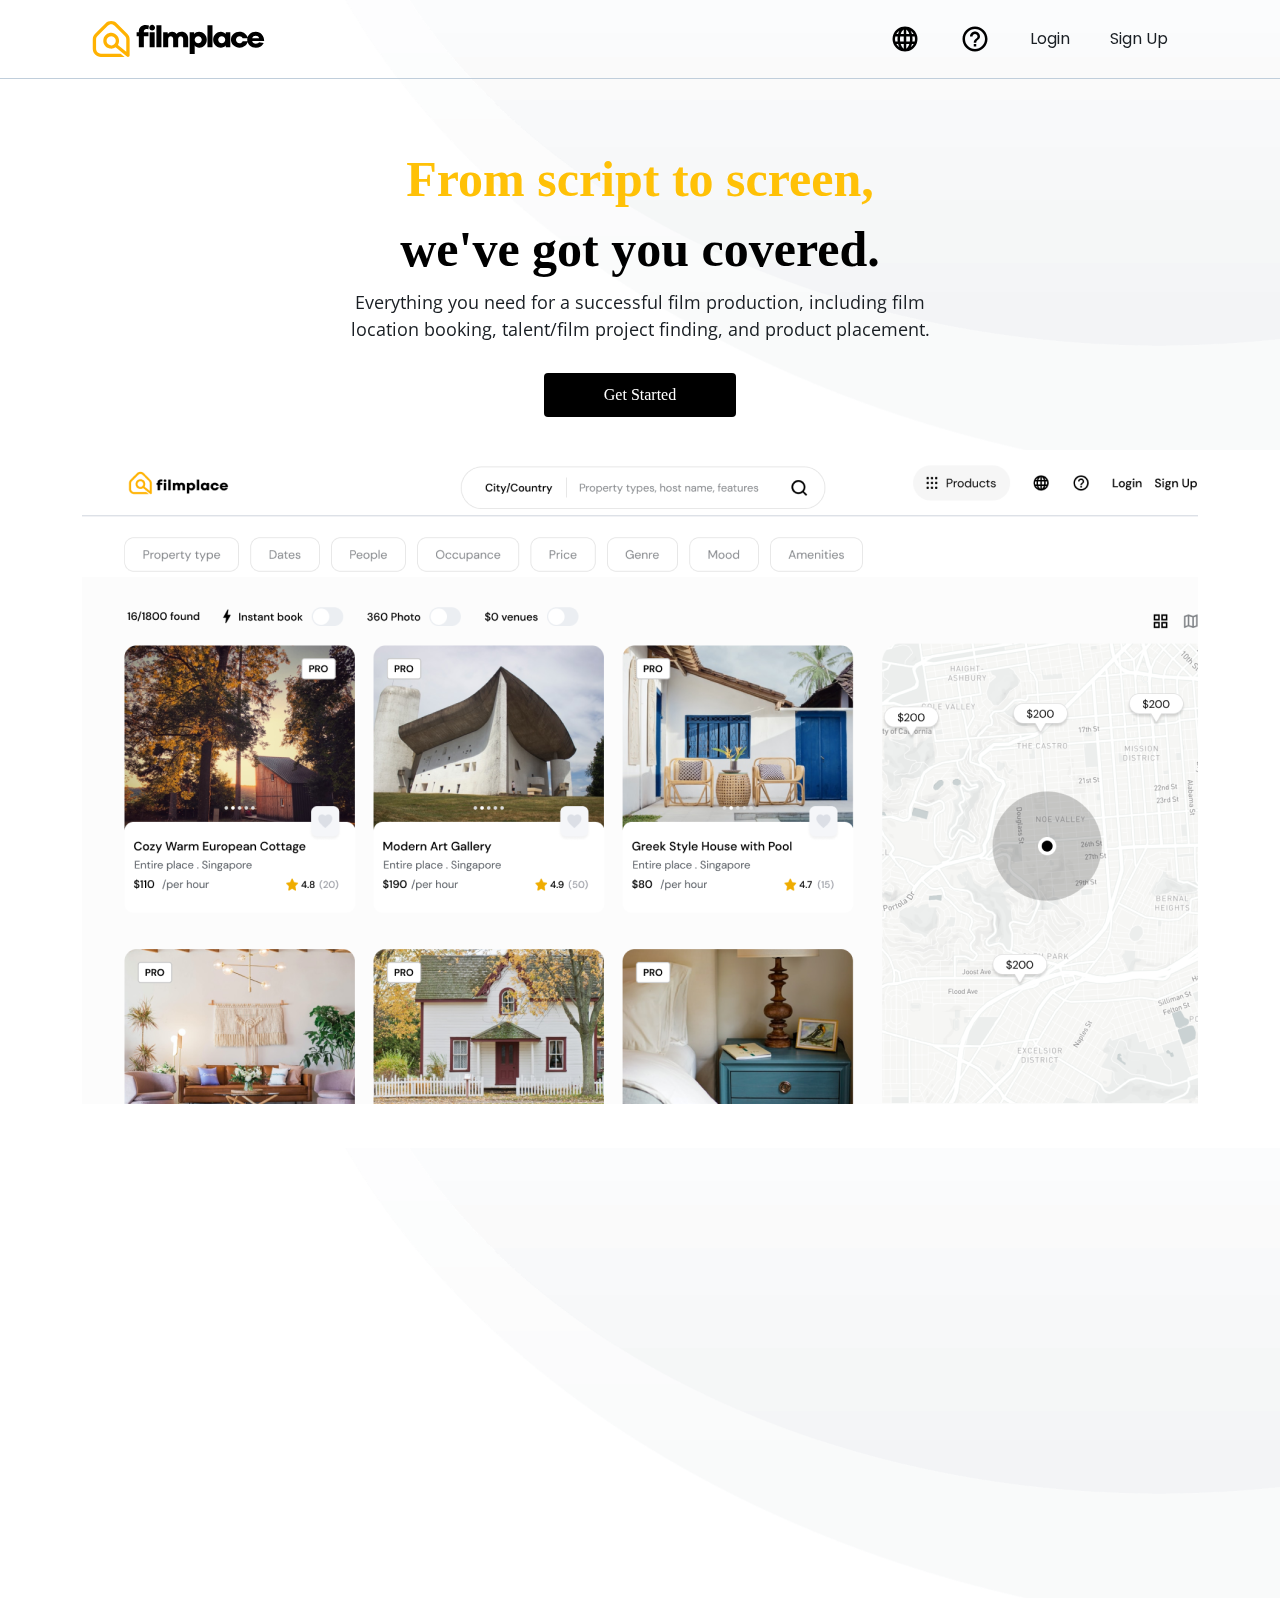
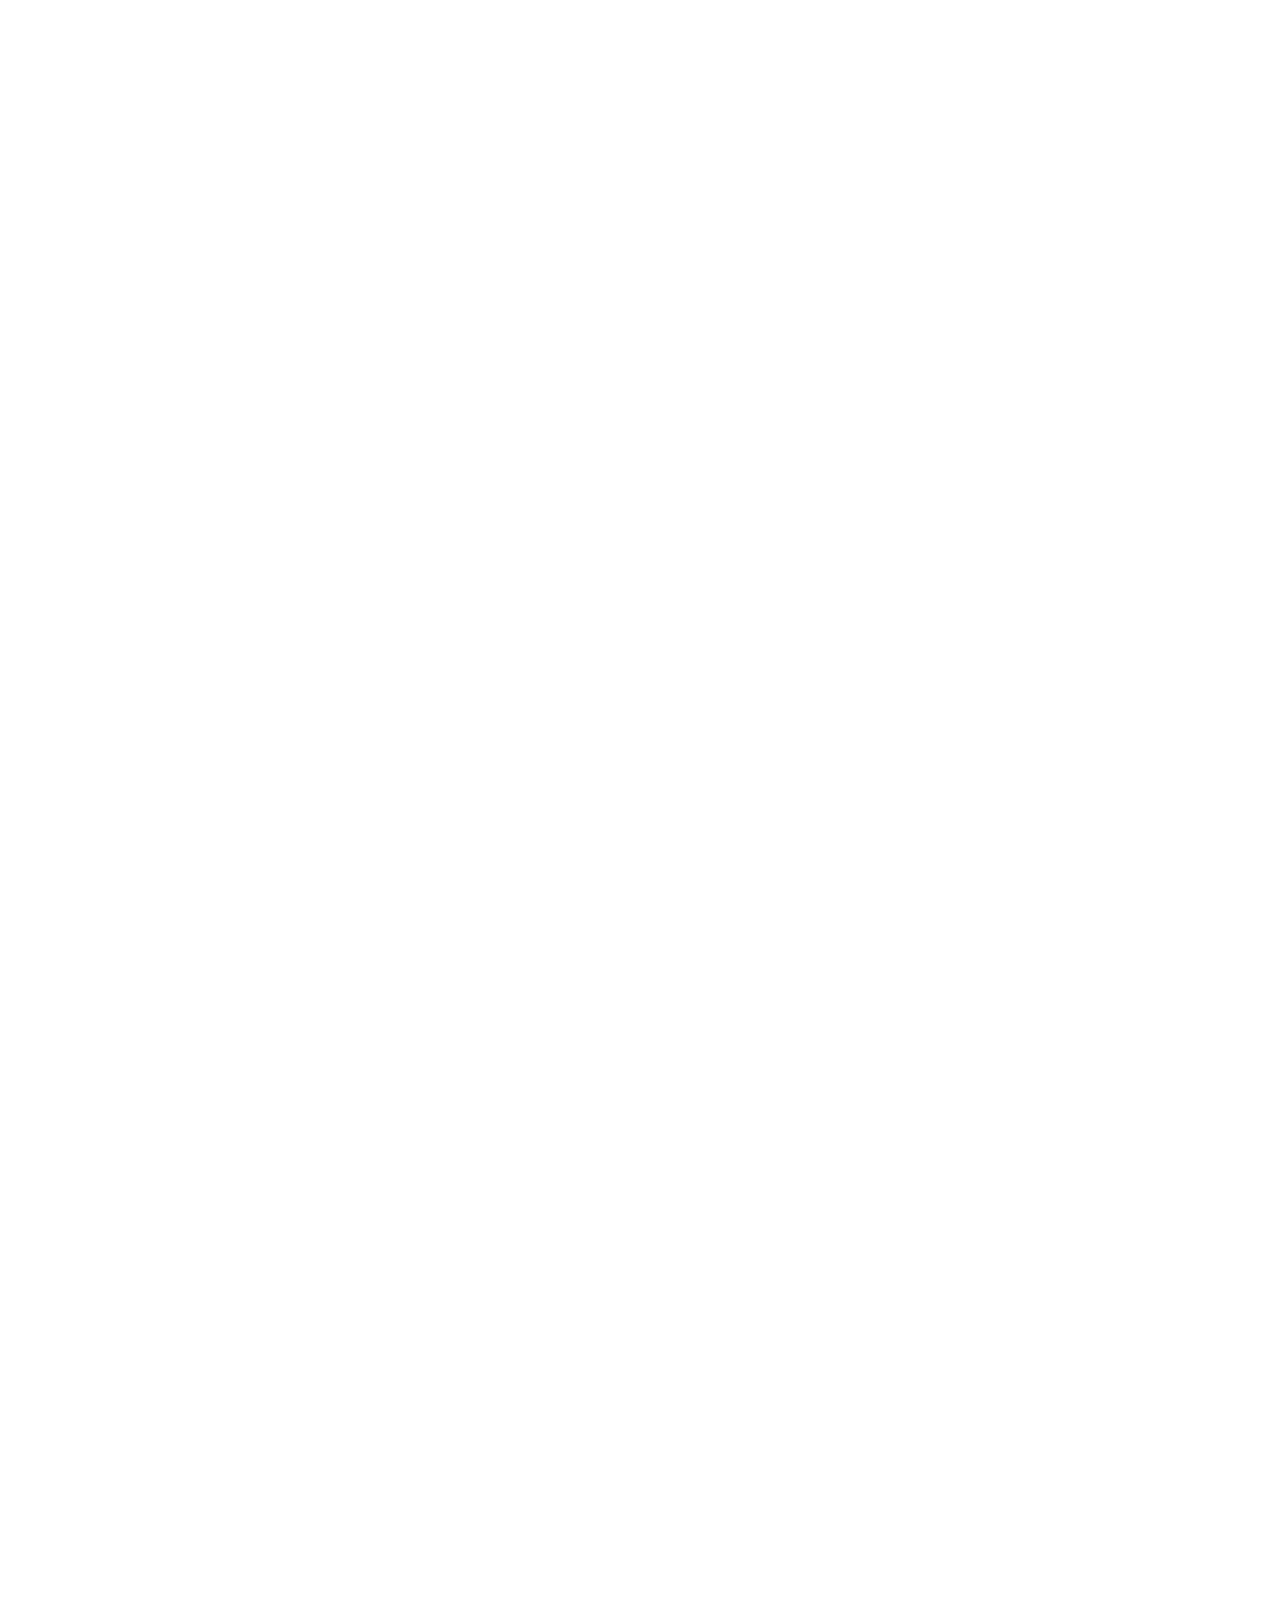
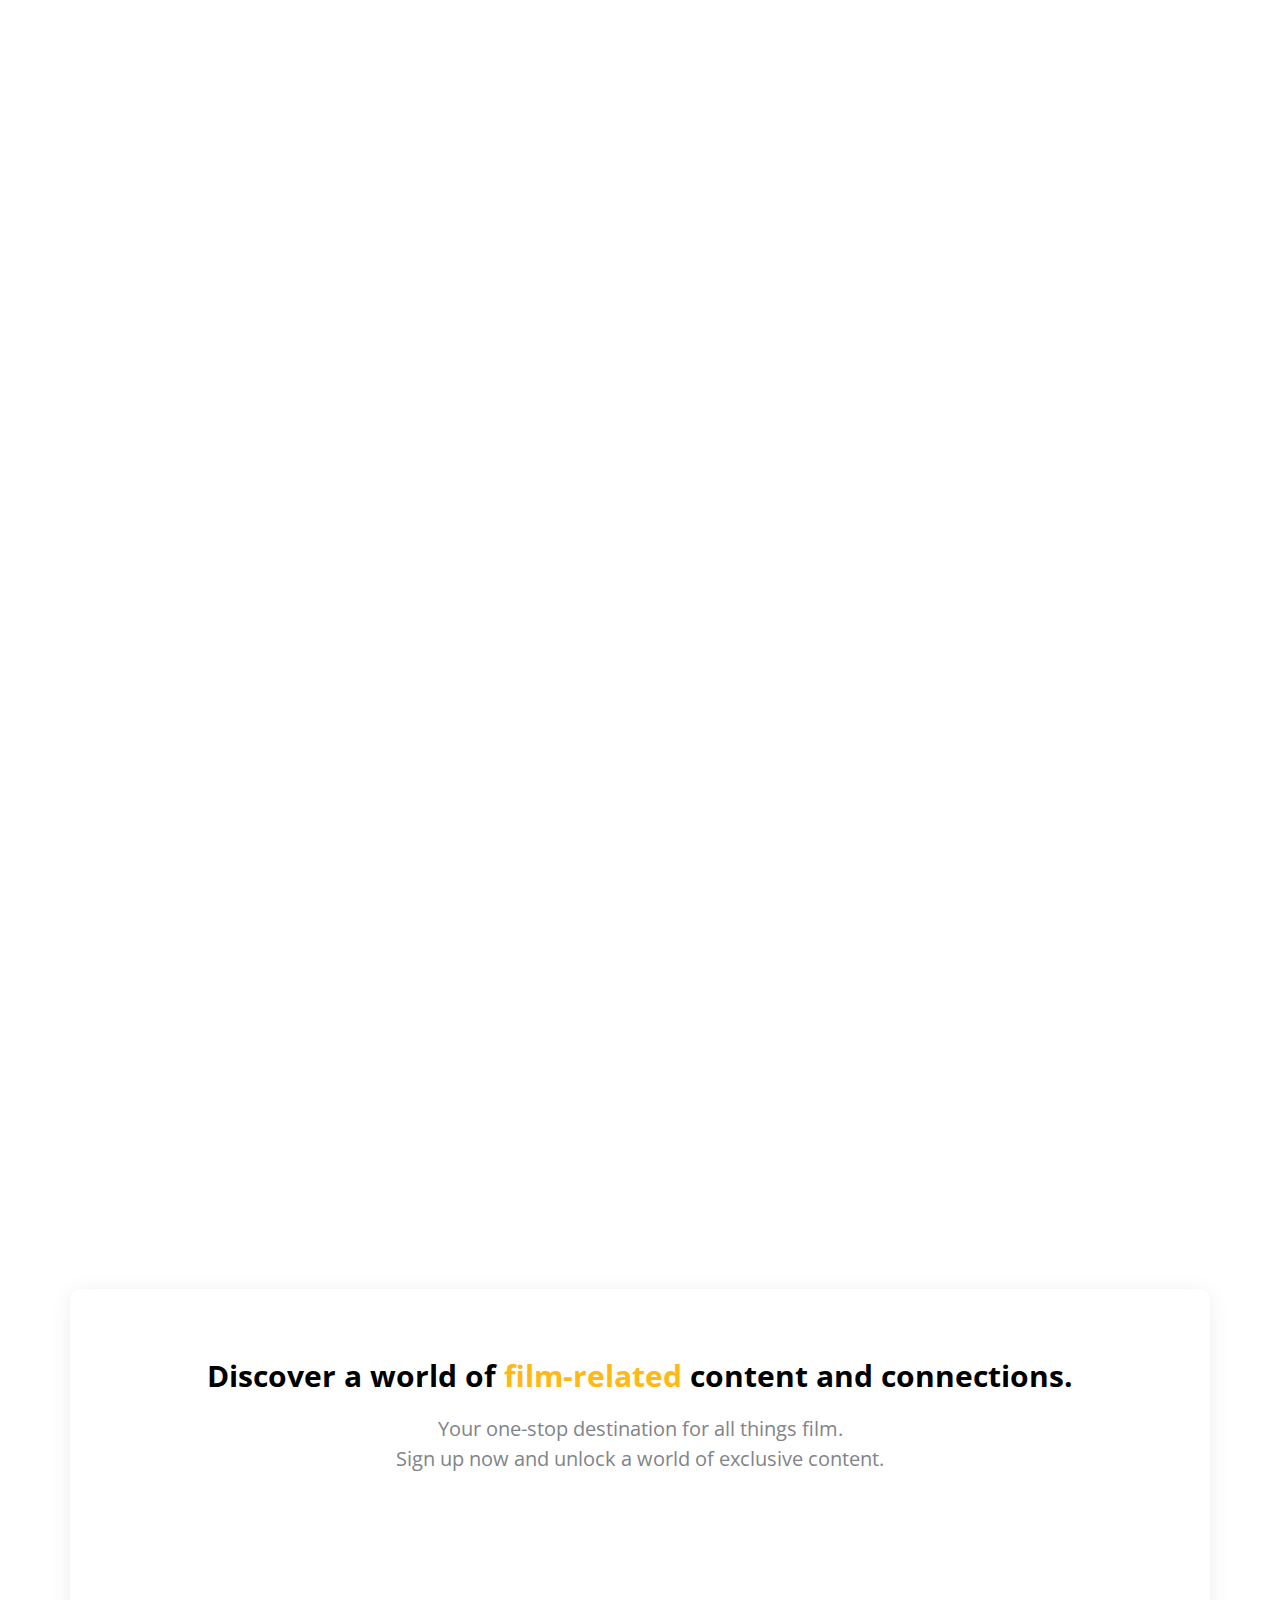
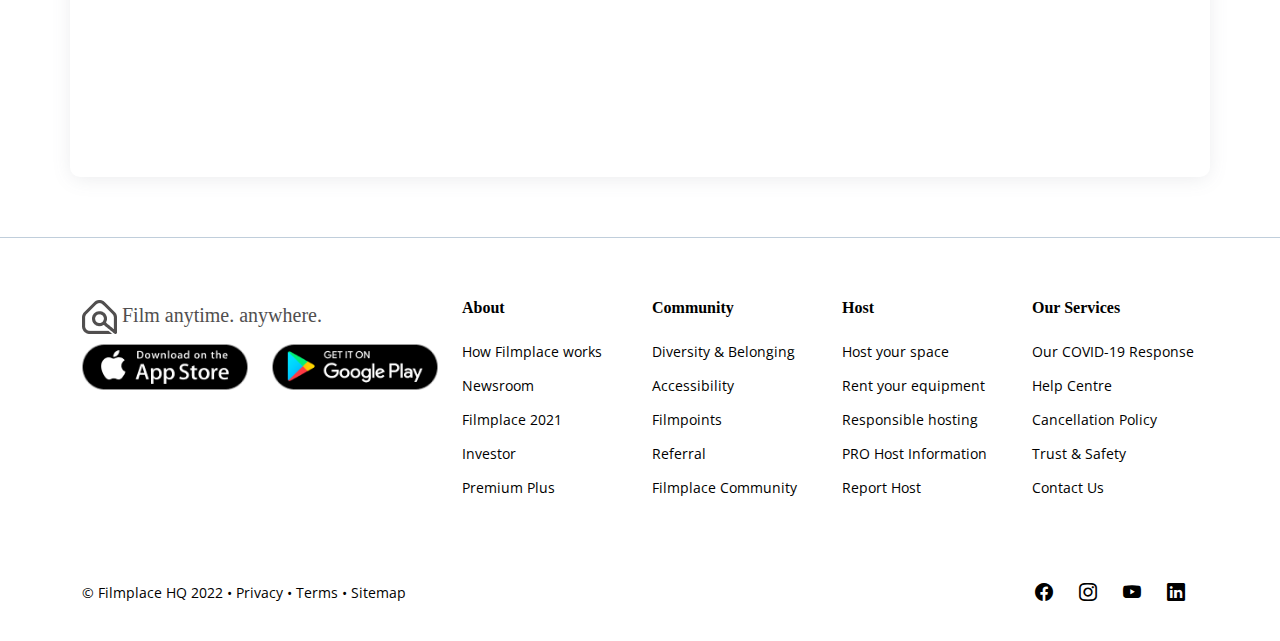
<file: index.html>
<!DOCTYPE html>
<html lang="en">

<head>
  <meta charset="utf-8">
  <meta content="width=device-width, initial-scale=1.0" name="viewport">

  <title>Filmplace</title>
  <meta content="" name="description">
  <meta content="" name="keywords">

  <!-- Favicons -->
  <link href="img/icon.svg" rel="icon">
  <link href="assets/img/apple-touch-icon.png" rel="apple-touch-icon">

  <!-- Google Fonts -->
  <link rel="preconnect" href="https://fonts.googleapis.com">
  <link rel="preconnect" href="https://fonts.gstatic.com" crossorigin>
  <link href="https://fonts.googleapis.com/css2?family=Open+Sans:ital,wght@0,300;0,400;0,500;0,600;0,700;1,300;1,400;1,500;1,600;1,700&family=Poppins:ital,wght@0,300;0,400;0,500;0,600;0,700;1,300;1,400;1,500;1,600;1,700&family=Source+Sans+Pro:ital,wght@0,300;0,400;0,600;0,700;1,300;1,400;1,600;1,700&display=swap" rel="stylesheet">

  <!-- Vendor CSS Files -->
  <link href="assets/vendor/bootstrap/css/bootstrap.min.css" rel="stylesheet">
  <link href="assets/vendor/bootstrap-icons/bootstrap-icons.css" rel="stylesheet">
  <link href="assets/vendor/aos/aos.css" rel="stylesheet">
  <link href="assets/vendor/glightbox/css/glightbox.min.css" rel="stylesheet">
  <link href="assets/vendor/swiper/swiper-bundle.min.css" rel="stylesheet">

  <!-- Variables CSS Files. Uncomment your preferred color scheme -->
  <link href="assets/css/variables.css" rel="stylesheet">
  <!-- <link href="assets/css/variables-blue.css" rel="stylesheet"> -->
  <!-- <link href="assets/css/variables-green.css" rel="stylesheet"> -->
  <!-- <link href="assets/css/variables-orange.css" rel="stylesheet"> -->
  <!-- <link href="assets/css/variables-purple.css" rel="stylesheet"> -->
  <!-- <link href="assets/css/variables-red.css" rel="stylesheet"> -->
  <!-- <link href="assets/css/variables-pink.css" rel="stylesheet"> -->

  <!-- Template Main CSS File -->
  <link href="assets/css/main.css" rel="stylesheet">

  <!-- =======================================================
  * Template Name: HeroBiz
  * Updated: Mar 10 2023 with Bootstrap v5.2.3
  * Template URL: https://bootstrapmade.com/herobiz-bootstrap-business-template/
  * Author: BootstrapMade.com
  * License: https://bootstrapmade.com/license/
  ======================================================== -->
</head>

<body>

  <!-- ======= Header ======= -->
  <header id="header" class="header fixed-top" data-scrollto-offset="0">
    <div class="container-fluid d-flex align-items-center justify-content-between">

      <a href="index.html" class="logo d-flex align-items-center scrollto me-auto me-lg-0">
        <!-- Uncomment the line below if you also wish to use an image logo -->
        <img src="img/icon.svg" alt="">
        <img src="img/logo.svg" alt="">
        <!-- <h1>Filmplace<span></span></h1> -->
      </a>

      <nav id="navbar" class="navbar">
        <ul>
          
          <li><a class="nav-link scrollto" href="#"> <img src="img/globa.svg"> </a></li>
          <li><a class="nav-link scrollto" href="#"> <img src="img/help.svg"></a></li>
          <li><a class="nav-link scrollto" href="#">Login</a></li>
          <li><a class="nav-link scrollto" href="#">Sign Up</a></li>
        </ul>
        <i class="bi bi-list mobile-nav-toggle d-none"></i>
      </nav><!-- .navbar -->

    </div>
  </header><!-- End Header -->

  <section id="hero-static" class="hero-static d-flex align-items-center">
    <div class="container d-flex flex-column justify-content-center align-items-center text-center position-relative" data-aos="zoom-out">
      <h2>From script to screen,</h2>
      <h2 class="blek">we've got you covered.</h2>
      <p>Everything you need for a successful film production, including
        film <br/>location booking, talent/film project finding, and product
        placement.</p>
      <div class="d-flex">
        <a href="#" class="btn-get-started scrollto">Get Started</a>
      </div>
    </div>
  </section>

  <main id="main">
    
    <!-- ======= Testimonials Section ======= -->
    <section id="testimonials" class="testimonials">
      <div class="container" data-aos="fade-up">

        <div class="testimonials-slider swiper">
          <div class="swiper-wrapper">

            <div class="swiper-slide">
              <div class="testimonial-item">
                <img src="img/slide/image1.png" class="" alt="">
                
              </div>
            </div><!-- End testimonial item -->

            <div class="swiper-slide">
              <div class="testimonial-item">
                <img src="img/slide/image2.png" class="" alt="">
                
              </div>
            </div><!-- End testimonial item -->

            <div class="swiper-slide">
              <div class="testimonial-item">
                <img src="img/slide/image3.png" class="" alt="">
                
              </div>
            </div><!-- End testimonial item -->

            
            </div><!-- End testimonial item -->

          </div>
          <div class="swiper-pagination"></div>
        </div>

      </div>
    </section><!-- End Testimonials Section -->

    <section id="hero-static" class="hero-static d-flex align-items-center">
      <div class="container d-flex flex-column justify-content-center align-items-center text-center position-relative" data-aos="zoom-out">
        <h2 class="blek">Revolutionize Your Filmmaking with</h2>
        <h2 class="blek">Our Film Location, <span style="color:#69c948">Talent Marketplace</span>,</h2>
        <h2 class="blek">Product Placement Solutions</h2>
      </div>
    </section>

    <!-- ======= Clients Section ======= -->
    <section id="clients" class="clients">
      <div class="container" data-aos="zoom-out">

        <div class="clients-slider swiper">
          <div class="swiper-wrapper align-items-center">
            <div class="swiper-slide"><img src="img/client/media corp.png" class="" alt=""></div>
            <div class="swiper-slide"><img src="img/client/MBC.png" class="" alt=""></div>
            <div class="swiper-slide"><img src="img/client/Shopee.png" class="" alt=""></div>
            <div class="swiper-slide"><img src="img/client/nasdaily.png" class="" alt=""></div>
            <div class="swiper-slide"><img src="img/client/Tiktok.png" class="" alt=""></div>
            <div class="swiper-slide"><img src="img/client/WMG_logo_Warner_Music.png" class="" alt=""></div>
            <div class="swiper-slide"><img src="img/client/SPH.png" class="" alt=""></div>
          </div>
        </div>

      </div>
    </section><!-- End Clients Section -->

    <!-- ======= Call To Action Section ======= -->
    <section id="cta" class="cta">
      <div class="container" data-aos="zoom-out">

        <div class="row">

          <div class="col-12 content d-flex flex-column justify-content-center order-last order-md-first">
            <a class="btn-purple align-self-start" href="#">Location</a>
            <br/>
          </div>
          <div class="col-10 content d-flex flex-column justify-content-center order-last order-md-first">
            <h3>Finding the perfect location is only half the battle.</h3>
            <p>You can send messages and ask questions directly
              through our platform,<br/>making it easy to stay orgranized and on top of things.</p>
            <a class="cta-btn align-self-start" href="#">Learn More <i class="bi bi-arrow-up-right"></i></a>
          </div>

        </div>

      </div>
    </section><!-- End Call To Action Section -->

    <!-- ======= About Section ======= -->
    <section id="about" class="about">
      <div class="container" data-aos="fade-up">
        <div class="row g-4 g-lg-5" data-aos="fade-up" data-aos-delay="200">

          <div class="col-12">
            <div class="about-img">
              <img src="img/chat.png" alt="">
            </div>
          </div>

        </div>

      </div>
    </section><!-- End About Section -->

    <!-- ======= About Section ======= -->
    <section id="about" class="about">
      <div class="container" data-aos="fade-up">
        <div class="row g-4 g-lg-5" data-aos="fade-up" data-aos-delay="200">

          <div class="col-5">
            <p><b>Say goodbye to the hassle of location scouting with the new Filmplace app.</b></p>
            <p>
              Whether you're on the go or at home, you can now easily search
                  for and book the perfect location for your film project.
            </p>

          </div>

          <div class="col-7">
            <div class="about-img">
              <img src="img/mobile.png" alt="">
            </div>
          </div>
          
        </div>

      </div>
    </section><!-- End About Section -->

    <!-- ======= About Section ======= -->
    <section id="about" class="about">
      <div class="container" data-aos="fade-up">
        <div class="row g-4 g-lg-5" data-aos="fade-up" data-aos-delay="200">

          <div class="col-6">
            <div class="col-12 content d-flex flex-column justify-content-center order-last order-md-first">
              <a class="btn-green align-self-start" href="#">Talent</a>
              <br/>
            </div>
            <div class="col-10 content d-flex flex-column justify-content-center order-last order-md-first">
              <p class="talent-header"><b>The ultimate resource for actors, performers, and creatives of all kinds.</b></p>
              <p>Whether you're a seasoned pro or just starting out, we're here
                to help you find your next big opportunity and make your
                dreams a reality.</p>
                <div class="row">

                  <div class="col-md-4 d-flex" data-aos="zoom-out">
                    <div class="service-item position-relative">
                      <div class="icon"><i class="bi bi-camera-reels talent-icon"></i></div>
                      <p class="talent-title"><b>Creator</b></p>
                      <p class="talent-text">Filmplace offers job listings and resources to assist
                        production crew in finding job opportunities and
                        improving their skills</p>
                    </div>
                  </div><!-- End Service Item -->
                  <div class="col-md-4 d-flex" data-aos="zoom-out">
                    <div class="service-item position-relative">
                      <div class="icon"><i class="bi bi-person talent-icon"></i></div>
                      <p class="talent-title"><b>Actor/Cast</b></p>
                      <p class="talent-text">Filmplace offers job listings and resources to assist
                        production crew in finding job opportunities and
                        improving their skills</p>
                    </div>
                  </div><!-- End Service Item -->
                  <div class="col-md-4 d-flex" data-aos="zoom-out">
                    <div class="service-item position-relative">
                      <div class="icon"><i class="bi bi-film talent-icon"></i></div>
                      <p class="talent-title"><b>Production</b></p>
                      <p class="talent-text">Filmplace offers job listings and resources to assist
                        production crew in finding job opportunities and
                        improving their skills</p>
                    </div>
                  </div><!-- End Service Item -->
                </div>
              <a class="lenmore-btn align-self-start" href="#">Learn More <i class="bi bi-arrow-up-right"></i></a>
            </div>

          </div>

          <div class="col-6">
            <div class="about-img">
              <img class="img-ppl" src="img/people.png" alt="">
            </div>
          </div>

        </div>

      </div>
    </section><!-- End About Section -->

    <!-- ======= About Section ======= -->
    <section id="about" class="about">
      <div class="container" data-aos="fade-up">
        <div class="row g-4 g-lg-5" data-aos="fade-up" data-aos-delay="200">

          <div class="col-6">
            <div class="about-img">
              <img class="img-fluid" src="img/noti.png" alt="" style="width: 80%;">
            </div>
          </div>

          <div class="col-6">
            <div class="col-12 content d-flex flex-column justify-content-center order-last order-md-first">
              <a class="btn-blue align-self-start" href="#">Product Placement</a>
              <br/>
            </div>
            <div class="col-10 content d-flex flex-column justify-content-center order-last order-md-first">
              <p><b>One-stop shop for production placement services worldwide.</b></p>
              <p>We specialize in connecting talented professionals with the
                best opportunities in the film, television, and media
                industries, no matter where in the world they are.</p>
                <div class="row">

                  <div class="col-md-4 d-flex" data-aos="zoom-out">
                    <div class="service-item position-relative row">
                      <div class="col-md-2"><img src="img/icon/cameraroll.svg"></div>
                      <div class="col-md-9"><p class="product-title">Guarenteed K-Contents</p></div>
                    </div>
                  </div><!-- End Service Item -->
                  <div class="col-md-4 d-flex" data-aos="zoom-out">
                    <div class="service-item position-relative row">
                      <div class="col-md-2"><img src="img/icon/sms.svg"></div>
                      <div class="col-md-9"><p class="product-title">Efficient Communication</p></div>
                    </div>
                  </div><!-- End Service Item -->
                  <div class="col-md-4 d-flex" data-aos="zoom-out">
                    <div class="service-item position-relative row">
                      <div class="col-md-2"><img src="img/icon/domain.svg"></div>
                      <div class="col-md-9"><p class="product-title">Full-service Platform</p></div>
                    </div>
                  </div><!-- End Service Item -->
                </div>
              <a class="lenmore-btn align-self-start" href="#">Learn More <i class="bi bi-arrow-up-right"></i></a>
            </div>

          </div>

        </div>

      </div>
    </section><!-- End About Section -->

    <!-- ======= Featured Services Section ======= -->
    <section id="featured-services" class="featured-services pricing">
      <div class="container pricing-item" style="background-color: white;">

        <div class="row gy-4">

          <div class="col-12 text-center">
            <p class="discov-title"><b>Discover a world of <span style="color:#FFB814;">film-related</span> content and connections.</b></p>
            <p class="discov-text">Your one-stop destination for all things film.<br/>Sign up now and unlock a world of exclusive content.</p>

          </div>

          <div class="col-12 text-center" data-aos="zoom-out">
            
            <div class="image-container">
              <div class="image-row">
                <img src="img/icon/location.png">
                <img src="img/icon/talent.png">
                <img src="img/icon/ppl.png">
              </div>
            </div>
            <br/>
            <a class="lenmore-btn align-self-start" href="#">Register Now</a>

          </div>

        </div>

      </div>
    </section><!-- End Featured Services Section -->
    

  </main><!-- End #main -->

  <!-- ======= Footer ======= -->
  <footer id="footer" class="footer">

    <div class="footer-content">
      <div class="container">
        <div class="row">

          <div class="col-md-4">
            <div class="footer-info">
              <h3><img src="img/icon-dark.png" class="img-fluid"> Film anytime. anywhere.</h3>
              <div class="row">
                <div class="col-md-6">
                  <img src="img/apple.png" class="img-fluid">
                </div>

                <div class="col-md-6">
                  <img src="img/playstore.png" class="img-fluid">
                </div>
              </div>
            </div>
          </div>

          <div class="col-md-2 footer-links">
            <h4>About</h4>
            <ul>
              <li><a href="#">How Filmplace works</a></li>
              <li><a href="#">Newsroom</a></li>
              <li><a href="#">Filmplace 2021</a></li>
              <li><a href="#">Investor</a></li>
              <li><a href="#">Premium Plus</a></li>
            </ul>
          </div>

          <div class="col-md-2 footer-links">
            <h4>Community</h4>
            <ul>
              <li><a href="#">Diversity & Belonging</a></li>
              <li><a href="#">Accessibility</a></li>
              <li><a href="#">Filmpoints</a></li>
              <li><a href="#">Referral</a></li>
              <li><a href="#">Filmplace Community</a></li>
            </ul>
          </div>

          <div class="col-md-2 footer-links">
            <h4>Host</h4>
            <ul>
              <li><a href="#">Host your space</a></li>
              <li><a href="#">Rent your equipment</a></li>
              <li><a href="#">Responsible hosting</a></li>
              <li><a href="#">PRO Host Information</a></li>
              <li><a href="#">Report Host</a></li>
            </ul>
          </div>

          <div class="col-md-2 footer-links">
            <h4>Our Services</h4>
            <ul>
              <li><a href="#">Our COVID-19 Response</a></li>
              <li><a href="#">Help Centre</a></li>
              <li><a href="#">Cancellation Policy</a></li>
              <li><a href="#">Trust & Safety</a></li>
              <li><a href="#">Contact Us</a></li>
            </ul>
          </div>

        </div>
      </div>
    </div>

    <div class="footer-legal text-center">
      <div class="container d-flex flex-column flex-lg-row justify-content-center justify-content-lg-between align-items-center">

        <div class="d-flex flex-column align-items-center align-items-lg-start">
          <div class="copyright">
            &copy; Filmplace HQ 2022 &#x2022; Privacy &#x2022; Terms &#x2022; Sitemap
          </div>
        </div>

        <div class="social-links order-first order-lg-last mb-3 mb-lg-0">
          <a href="#" class="facebook"><i class="bi bi-facebook"></i></a>
          <a href="#" class="instagram"><i class="bi bi-instagram"></i></a>
          <a href="#" class="google-plus"><i class="bi bi-youtube"></i></a>
          <a href="#" class="linkedin"><i class="bi bi-linkedin"></i></a>
        </div>

      </div>
    </div>

  </footer><!-- End Footer -->

  <a href="#" class="scroll-top d-flex align-items-center justify-content-center"><i class="bi bi-arrow-up-short"></i></a>

  <div id="preloader"></div>

  <!-- Vendor JS Files -->
  <script src="assets/vendor/bootstrap/js/bootstrap.bundle.min.js"></script>
  <script src="assets/vendor/aos/aos.js"></script>
  <script src="assets/vendor/glightbox/js/glightbox.min.js"></script>
  <script src="assets/vendor/isotope-layout/isotope.pkgd.min.js"></script>
  <script src="assets/vendor/swiper/swiper-bundle.min.js"></script>
  <script src="assets/vendor/php-email-form/validate.js"></script>

  <!-- Template Main JS File -->
  <script src="assets/js/main.js"></script>

</body>

</html>
</file>
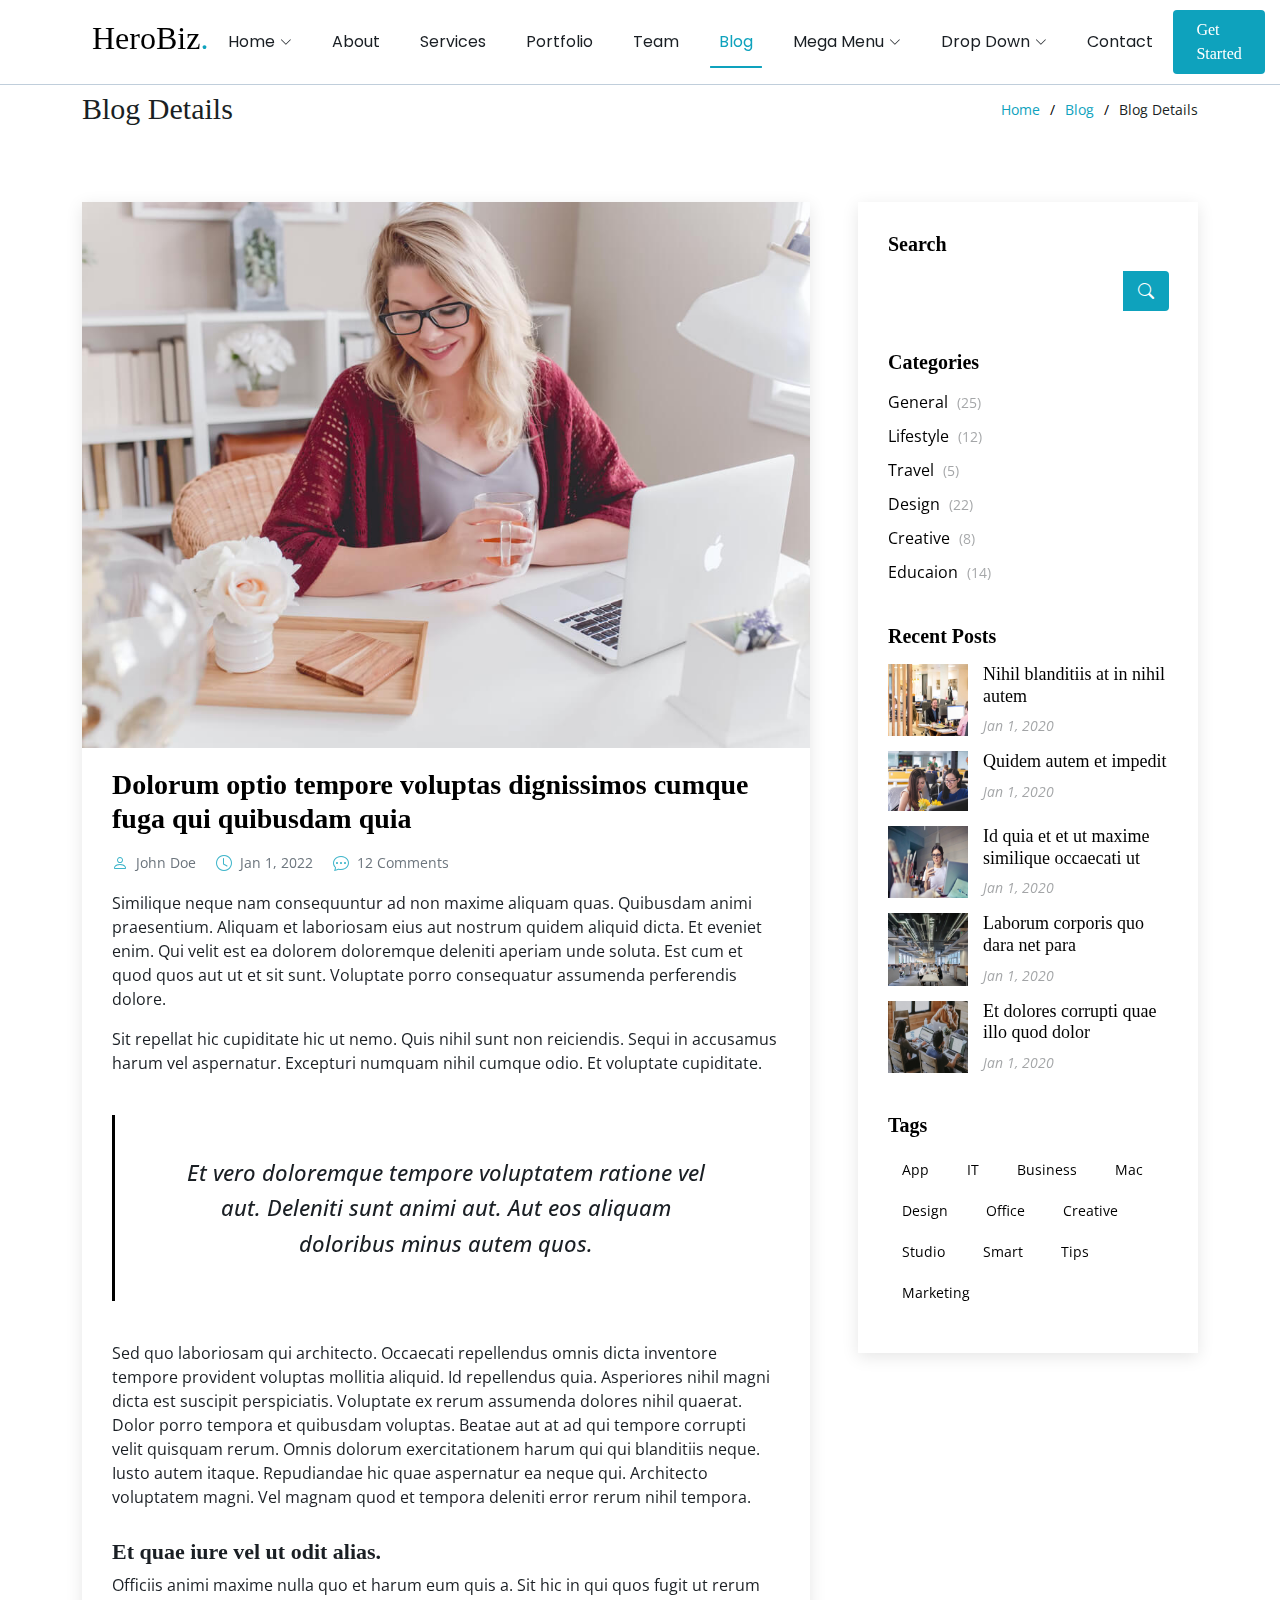
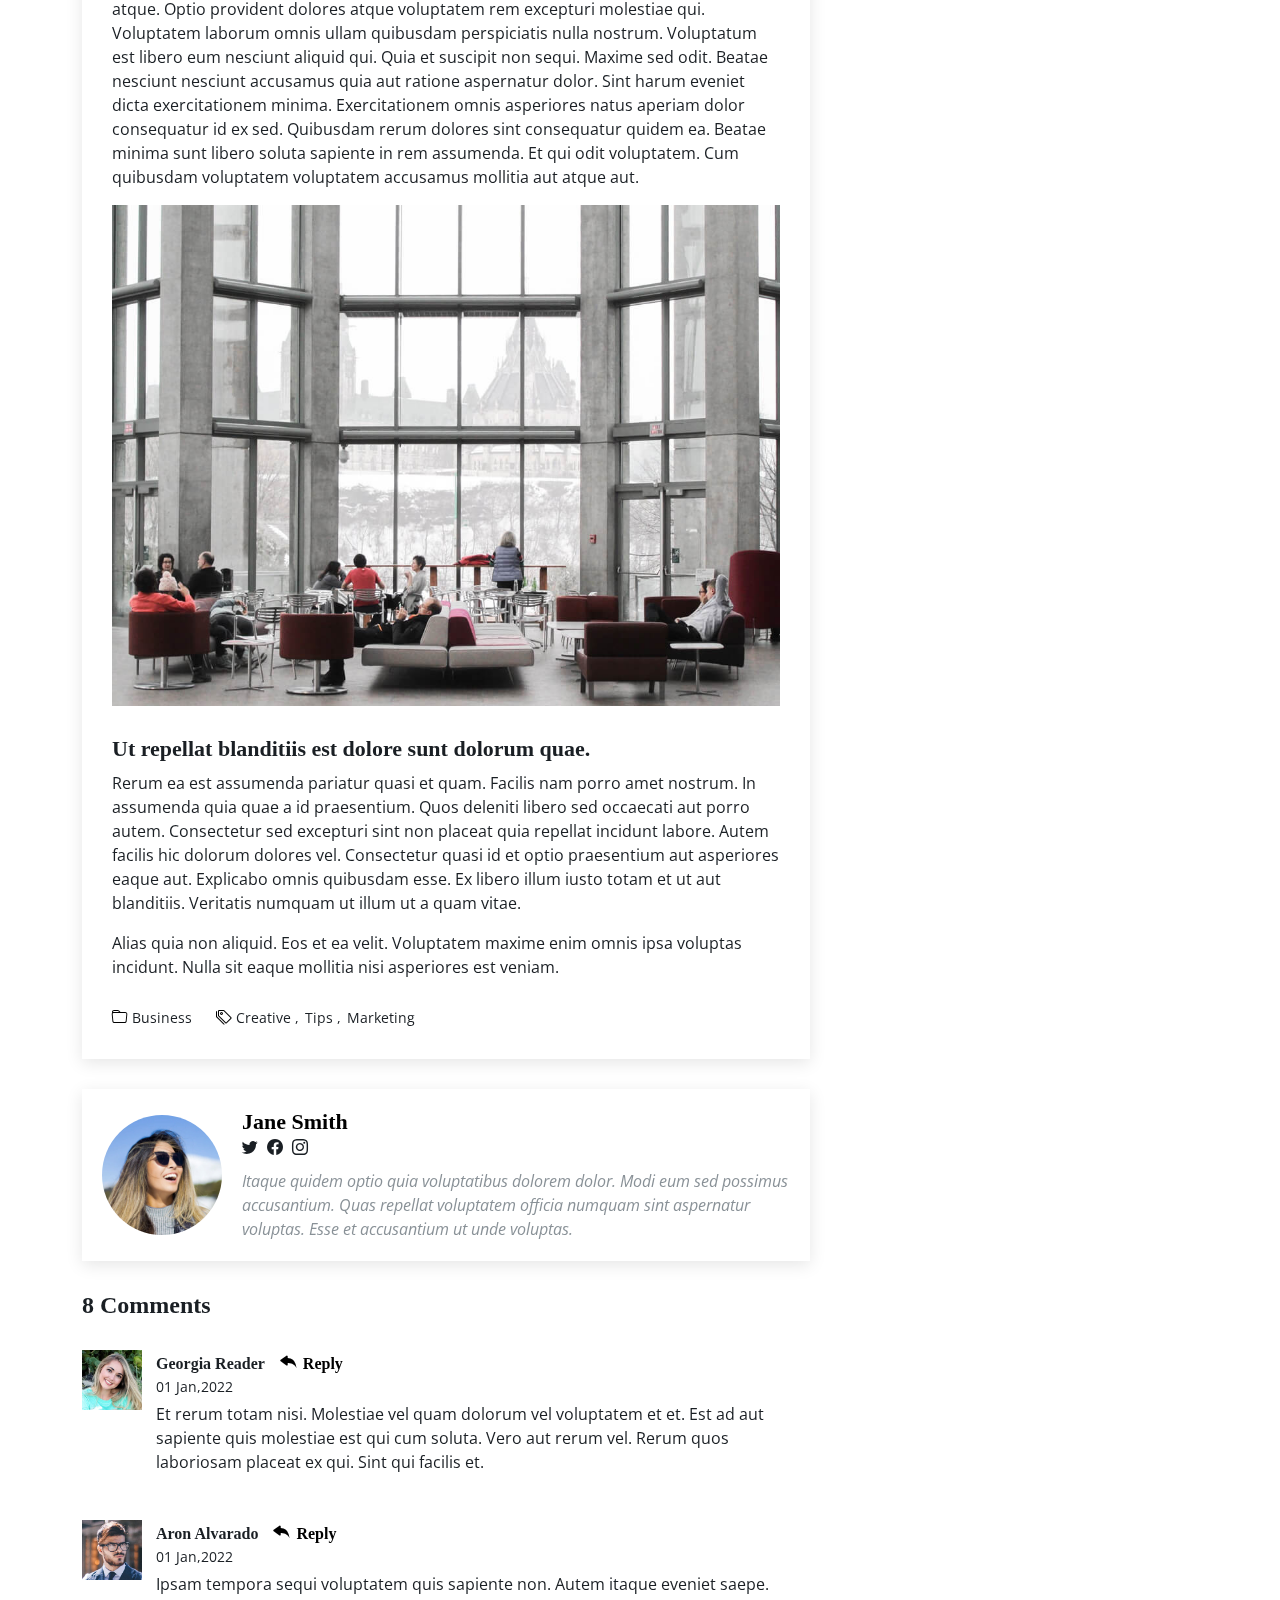
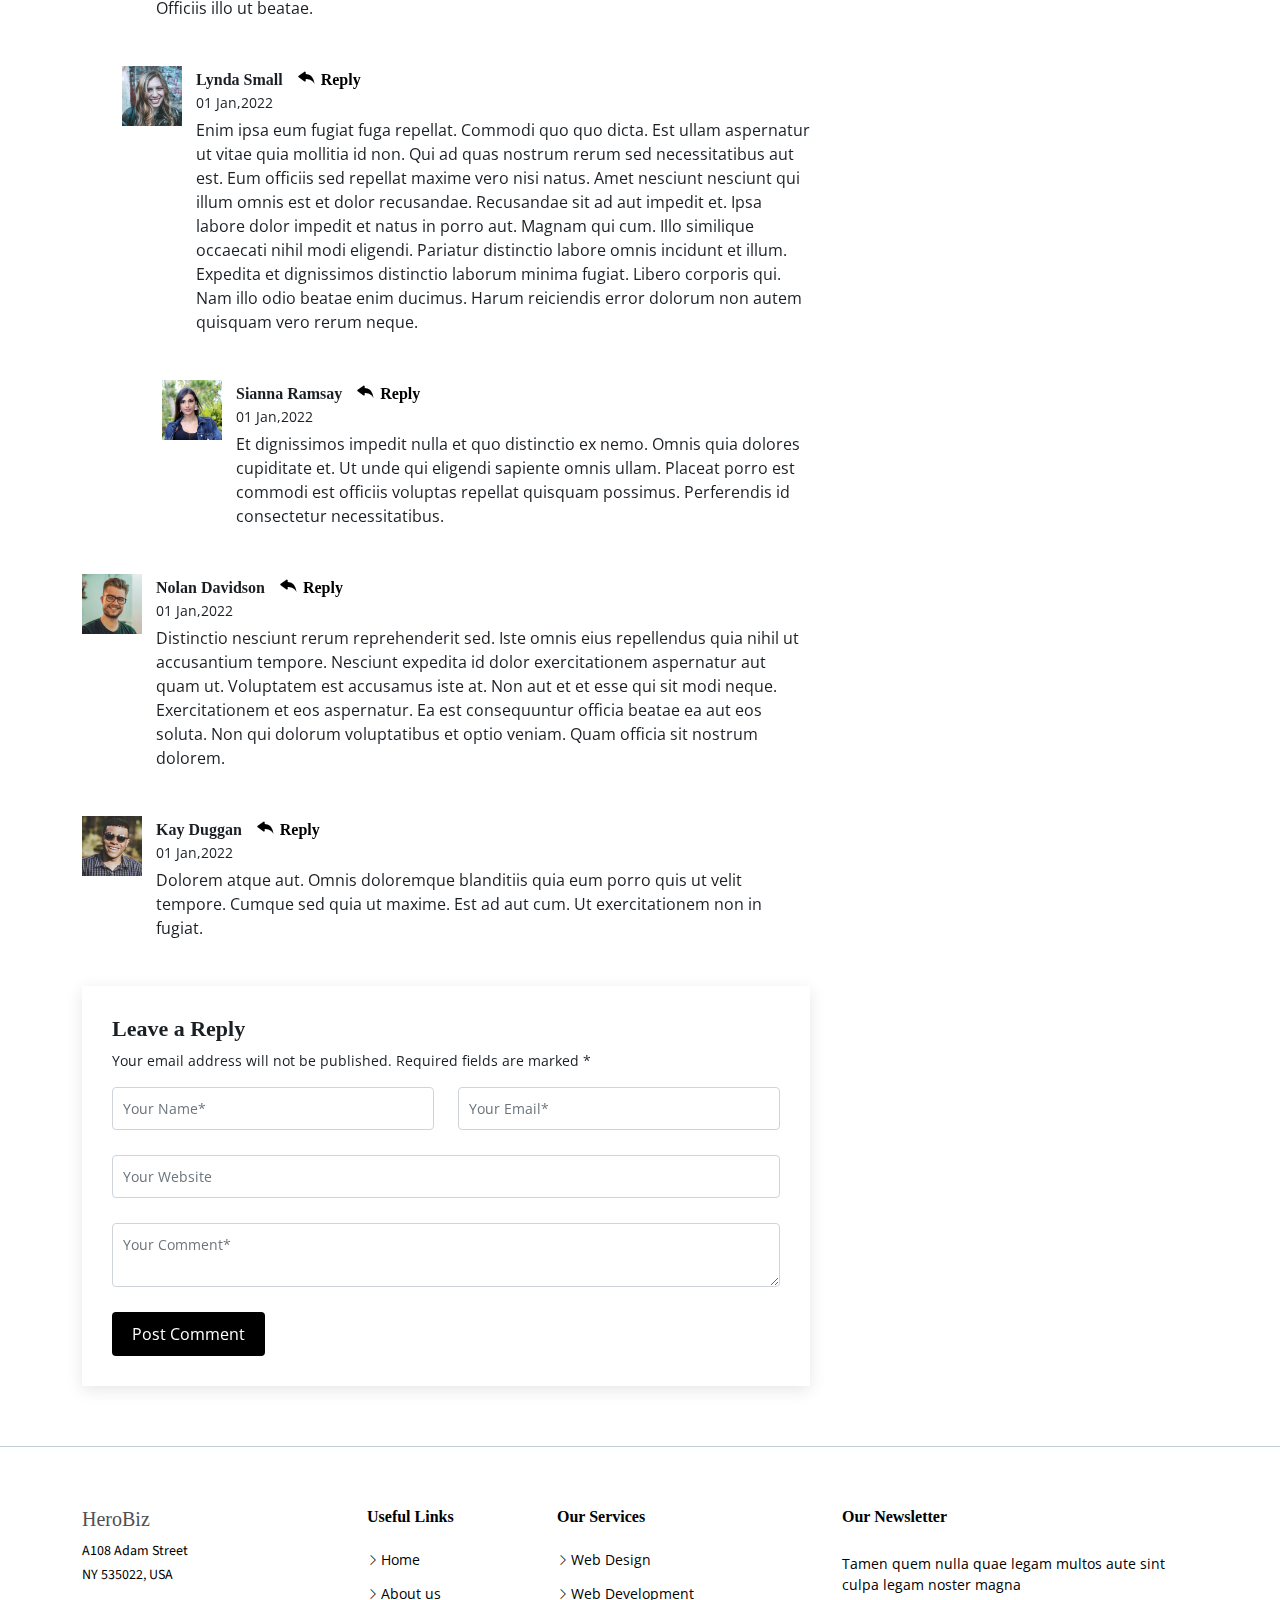
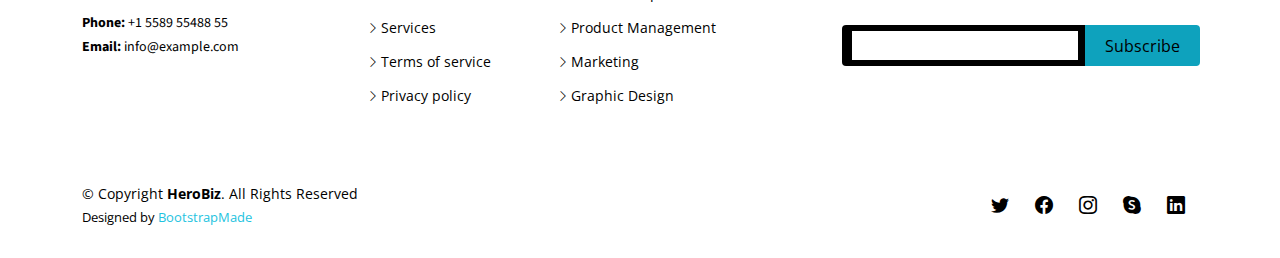
<file: blog-details.html>
<!DOCTYPE html>
<html lang="en">

<head>
  <meta charset="utf-8">
  <meta content="width=device-width, initial-scale=1.0" name="viewport">

  <title>Blog Details - HeroBiz Bootstrap Template</title>
  <meta content="" name="description">
  <meta content="" name="keywords">

  <!-- Favicons -->
  <link href="assets/img/favicon.png" rel="icon">
  <link href="assets/img/apple-touch-icon.png" rel="apple-touch-icon">

  <!-- Google Fonts -->
  <link rel="preconnect" href="https://fonts.googleapis.com">
  <link rel="preconnect" href="https://fonts.gstatic.com" crossorigin>
  <link href="https://fonts.googleapis.com/css2?family=Open+Sans:ital,wght@0,300;0,400;0,500;0,600;0,700;1,300;1,400;1,500;1,600;1,700&family=Poppins:ital,wght@0,300;0,400;0,500;0,600;0,700;1,300;1,400;1,500;1,600;1,700&family=Source+Sans+Pro:ital,wght@0,300;0,400;0,600;0,700;1,300;1,400;1,600;1,700&display=swap" rel="stylesheet">

  <!-- Vendor CSS Files -->
  <link href="assets/vendor/bootstrap/css/bootstrap.min.css" rel="stylesheet">
  <link href="assets/vendor/bootstrap-icons/bootstrap-icons.css" rel="stylesheet">
  <link href="assets/vendor/aos/aos.css" rel="stylesheet">
  <link href="assets/vendor/glightbox/css/glightbox.min.css" rel="stylesheet">
  <link href="assets/vendor/swiper/swiper-bundle.min.css" rel="stylesheet">

  <!-- Variables CSS Files. Uncomment your preferred color scheme -->
  <link href="assets/css/variables.css" rel="stylesheet">
  <!-- <link href="assets/css/variables-blue.css" rel="stylesheet"> -->
  <!-- <link href="assets/css/variables-green.css" rel="stylesheet"> -->
  <!-- <link href="assets/css/variables-orange.css" rel="stylesheet"> -->
  <!-- <link href="assets/css/variables-purple.css" rel="stylesheet"> -->
  <!-- <link href="assets/css/variables-red.css" rel="stylesheet"> -->
  <!-- <link href="assets/css/variables-pink.css" rel="stylesheet"> -->

  <!-- Template Main CSS File -->
  <link href="assets/css/main.css" rel="stylesheet">

  <!-- =======================================================
  * Template Name: HeroBiz
  * Updated: Mar 10 2023 with Bootstrap v5.2.3
  * Template URL: https://bootstrapmade.com/herobiz-bootstrap-business-template/
  * Author: BootstrapMade.com
  * License: https://bootstrapmade.com/license/
  ======================================================== -->
</head>

<body>

  <!-- ======= Header ======= -->
  <header id="header" class="header fixed-top" data-scrollto-offset="0">
    <div class="container-fluid d-flex align-items-center justify-content-between">

      <a href="index.html" class="logo d-flex align-items-center scrollto me-auto me-lg-0">
        <!-- Uncomment the line below if you also wish to use an image logo -->
        <!-- <img src="assets/img/logo.png" alt=""> -->
        <h1>HeroBiz<span>.</span></h1>
      </a>

      <nav id="navbar" class="navbar">
        <ul>

          <li class="dropdown"><a href="#"><span>Home</span> <i class="bi bi-chevron-down dropdown-indicator"></i></a>
            <ul>
              <li><a href="index.html">Home 1 - index.html</a></li>
              <li><a href="index-2.html">Home 2 - index-2.html</a></li>
              <li><a href="index-3.html">Home 3 - index-3.html</a></li>
              <li><a href="index-4.html">Home 4 - index-4.html</a></li>
            </ul>
          </li>

          <li><a class="nav-link scrollto" href="index.html#about">About</a></li>
          <li><a class="nav-link scrollto" href="index.html#services">Services</a></li>
          <li><a class="nav-link scrollto" href="index.html#portfolio">Portfolio</a></li>
          <li><a class="nav-link scrollto" href="index.html#team">Team</a></li>
          <li><a href="blog.html" class="active">Blog</a></li>
          <li class="dropdown megamenu"><a href="#"><span>Mega Menu</span> <i class="bi bi-chevron-down dropdown-indicator"></i></a>
            <ul>
              <li>
                <a href="#">Column 1 link 1</a>
                <a href="#">Column 1 link 2</a>
                <a href="#">Column 1 link 3</a>
              </li>
              <li>
                <a href="#">Column 2 link 1</a>
                <a href="#">Column 2 link 2</a>
                <a href="#">Column 3 link 3</a>
              </li>
              <li>
                <a href="#">Column 3 link 1</a>
                <a href="#">Column 3 link 2</a>
                <a href="#">Column 3 link 3</a>
              </li>
              <li>
                <a href="#">Column 4 link 1</a>
                <a href="#">Column 4 link 2</a>
                <a href="#">Column 4 link 3</a>
              </li>
            </ul>
          </li>
          <li class="dropdown"><a href="#"><span>Drop Down</span> <i class="bi bi-chevron-down dropdown-indicator"></i></a>
            <ul>
              <li><a href="#">Drop Down 1</a></li>
              <li class="dropdown"><a href="#"><span>Deep Drop Down</span> <i class="bi bi-chevron-down dropdown-indicator"></i></a>
                <ul>
                  <li><a href="#">Deep Drop Down 1</a></li>
                  <li><a href="#">Deep Drop Down 2</a></li>
                  <li><a href="#">Deep Drop Down 3</a></li>
                  <li><a href="#">Deep Drop Down 4</a></li>
                  <li><a href="#">Deep Drop Down 5</a></li>
                </ul>
              </li>
              <li><a href="#">Drop Down 2</a></li>
              <li><a href="#">Drop Down 3</a></li>
              <li><a href="#">Drop Down 4</a></li>
            </ul>
          </li>
          <li><a class="nav-link scrollto" href="index.html#contact">Contact</a></li>
        </ul>
        <i class="bi bi-list mobile-nav-toggle d-none"></i>
      </nav><!-- .navbar -->

      <a class="btn-getstarted scrollto" href="index.html#about">Get Started</a>

    </div>
  </header><!-- End Header -->

  <main id="main">

    <!-- ======= Breadcrumbs ======= -->
    <div class="breadcrumbs">
      <div class="container">

        <div class="d-flex justify-content-between align-items-center">
          <h2>Blog Details</h2>
          <ol>
            <li><a href="index.html">Home</a></li>
            <li><a href="blog.html">Blog</a></li>
            <li>Blog Details</li>
          </ol>
        </div>

      </div>
    </div><!-- End Breadcrumbs -->

    <!-- ======= Blog Details Section ======= -->
    <section id="blog" class="blog">
      <div class="container" data-aos="fade-up">

        <div class="row g-5">

          <div class="col-lg-8">

            <article class="blog-details">

              <div class="post-img">
                <img src="assets/img/blog/blog-1.jpg" alt="" class="img-fluid">
              </div>

              <h2 class="title">Dolorum optio tempore voluptas dignissimos cumque fuga qui quibusdam quia</h2>

              <div class="meta-top">
                <ul>
                  <li class="d-flex align-items-center"><i class="bi bi-person"></i> <a href="blog-details.html">John Doe</a></li>
                  <li class="d-flex align-items-center"><i class="bi bi-clock"></i> <a href="blog-details.html"><time datetime="2020-01-01">Jan 1, 2022</time></a></li>
                  <li class="d-flex align-items-center"><i class="bi bi-chat-dots"></i> <a href="blog-details.html">12 Comments</a></li>
                </ul>
              </div><!-- End meta top -->

              <div class="content">
                <p>
                  Similique neque nam consequuntur ad non maxime aliquam quas. Quibusdam animi praesentium. Aliquam et laboriosam eius aut nostrum quidem aliquid dicta.
                  Et eveniet enim. Qui velit est ea dolorem doloremque deleniti aperiam unde soluta. Est cum et quod quos aut ut et sit sunt. Voluptate porro consequatur assumenda perferendis dolore.
                </p>

                <p>
                  Sit repellat hic cupiditate hic ut nemo. Quis nihil sunt non reiciendis. Sequi in accusamus harum vel aspernatur. Excepturi numquam nihil cumque odio. Et voluptate cupiditate.
                </p>

                <blockquote>
                  <p>
                    Et vero doloremque tempore voluptatem ratione vel aut. Deleniti sunt animi aut. Aut eos aliquam doloribus minus autem quos.
                  </p>
                </blockquote>

                <p>
                  Sed quo laboriosam qui architecto. Occaecati repellendus omnis dicta inventore tempore provident voluptas mollitia aliquid. Id repellendus quia. Asperiores nihil magni dicta est suscipit perspiciatis. Voluptate ex rerum assumenda dolores nihil quaerat.
                  Dolor porro tempora et quibusdam voluptas. Beatae aut at ad qui tempore corrupti velit quisquam rerum. Omnis dolorum exercitationem harum qui qui blanditiis neque.
                  Iusto autem itaque. Repudiandae hic quae aspernatur ea neque qui. Architecto voluptatem magni. Vel magnam quod et tempora deleniti error rerum nihil tempora.
                </p>

                <h3>Et quae iure vel ut odit alias.</h3>
                <p>
                  Officiis animi maxime nulla quo et harum eum quis a. Sit hic in qui quos fugit ut rerum atque. Optio provident dolores atque voluptatem rem excepturi molestiae qui. Voluptatem laborum omnis ullam quibusdam perspiciatis nulla nostrum. Voluptatum est libero eum nesciunt aliquid qui.
                  Quia et suscipit non sequi. Maxime sed odit. Beatae nesciunt nesciunt accusamus quia aut ratione aspernatur dolor. Sint harum eveniet dicta exercitationem minima. Exercitationem omnis asperiores natus aperiam dolor consequatur id ex sed. Quibusdam rerum dolores sint consequatur quidem ea.
                  Beatae minima sunt libero soluta sapiente in rem assumenda. Et qui odit voluptatem. Cum quibusdam voluptatem voluptatem accusamus mollitia aut atque aut.
                </p>
                <img src="assets/img/blog/blog-inside-post.jpg" class="img-fluid" alt="">

                <h3>Ut repellat blanditiis est dolore sunt dolorum quae.</h3>
                <p>
                  Rerum ea est assumenda pariatur quasi et quam. Facilis nam porro amet nostrum. In assumenda quia quae a id praesentium. Quos deleniti libero sed occaecati aut porro autem. Consectetur sed excepturi sint non placeat quia repellat incidunt labore. Autem facilis hic dolorum dolores vel.
                  Consectetur quasi id et optio praesentium aut asperiores eaque aut. Explicabo omnis quibusdam esse. Ex libero illum iusto totam et ut aut blanditiis. Veritatis numquam ut illum ut a quam vitae.
                </p>
                <p>
                  Alias quia non aliquid. Eos et ea velit. Voluptatem maxime enim omnis ipsa voluptas incidunt. Nulla sit eaque mollitia nisi asperiores est veniam.
                </p>

              </div><!-- End post content -->

              <div class="meta-bottom">
                <i class="bi bi-folder"></i>
                <ul class="cats">
                  <li><a href="#">Business</a></li>
                </ul>

                <i class="bi bi-tags"></i>
                <ul class="tags">
                  <li><a href="#">Creative</a></li>
                  <li><a href="#">Tips</a></li>
                  <li><a href="#">Marketing</a></li>
                </ul>
              </div><!-- End meta bottom -->

            </article><!-- End blog post -->

            <div class="post-author d-flex align-items-center">
              <img src="assets/img/blog/blog-author.jpg" class="rounded-circle flex-shrink-0" alt="">
              <div>
                <h4>Jane Smith</h4>
                <div class="social-links">
                  <a href="https://twitters.com/#"><i class="bi bi-twitter"></i></a>
                  <a href="https://facebook.com/#"><i class="bi bi-facebook"></i></a>
                  <a href="https://instagram.com/#"><i class="biu bi-instagram"></i></a>
                </div>
                <p>
                  Itaque quidem optio quia voluptatibus dolorem dolor. Modi eum sed possimus accusantium. Quas repellat voluptatem officia numquam sint aspernatur voluptas. Esse et accusantium ut unde voluptas.
                </p>
              </div>
            </div><!-- End post author -->

            <div class="comments">

              <h4 class="comments-count">8 Comments</h4>

              <div id="comment-1" class="comment">
                <div class="d-flex">
                  <div class="comment-img"><img src="assets/img/blog/comments-1.jpg" alt=""></div>
                  <div>
                    <h5><a href="">Georgia Reader</a> <a href="#" class="reply"><i class="bi bi-reply-fill"></i> Reply</a></h5>
                    <time datetime="2020-01-01">01 Jan,2022</time>
                    <p>
                      Et rerum totam nisi. Molestiae vel quam dolorum vel voluptatem et et. Est ad aut sapiente quis molestiae est qui cum soluta.
                      Vero aut rerum vel. Rerum quos laboriosam placeat ex qui. Sint qui facilis et.
                    </p>
                  </div>
                </div>
              </div><!-- End comment #1 -->

              <div id="comment-2" class="comment">
                <div class="d-flex">
                  <div class="comment-img"><img src="assets/img/blog/comments-2.jpg" alt=""></div>
                  <div>
                    <h5><a href="">Aron Alvarado</a> <a href="#" class="reply"><i class="bi bi-reply-fill"></i> Reply</a></h5>
                    <time datetime="2020-01-01">01 Jan,2022</time>
                    <p>
                      Ipsam tempora sequi voluptatem quis sapiente non. Autem itaque eveniet saepe. Officiis illo ut beatae.
                    </p>
                  </div>
                </div>

                <div id="comment-reply-1" class="comment comment-reply">
                  <div class="d-flex">
                    <div class="comment-img"><img src="assets/img/blog/comments-3.jpg" alt=""></div>
                    <div>
                      <h5><a href="">Lynda Small</a> <a href="#" class="reply"><i class="bi bi-reply-fill"></i> Reply</a></h5>
                      <time datetime="2020-01-01">01 Jan,2022</time>
                      <p>
                        Enim ipsa eum fugiat fuga repellat. Commodi quo quo dicta. Est ullam aspernatur ut vitae quia mollitia id non. Qui ad quas nostrum rerum sed necessitatibus aut est. Eum officiis sed repellat maxime vero nisi natus. Amet nesciunt nesciunt qui illum omnis est et dolor recusandae.

                        Recusandae sit ad aut impedit et. Ipsa labore dolor impedit et natus in porro aut. Magnam qui cum. Illo similique occaecati nihil modi eligendi. Pariatur distinctio labore omnis incidunt et illum. Expedita et dignissimos distinctio laborum minima fugiat.

                        Libero corporis qui. Nam illo odio beatae enim ducimus. Harum reiciendis error dolorum non autem quisquam vero rerum neque.
                      </p>
                    </div>
                  </div>

                  <div id="comment-reply-2" class="comment comment-reply">
                    <div class="d-flex">
                      <div class="comment-img"><img src="assets/img/blog/comments-4.jpg" alt=""></div>
                      <div>
                        <h5><a href="">Sianna Ramsay</a> <a href="#" class="reply"><i class="bi bi-reply-fill"></i> Reply</a></h5>
                        <time datetime="2020-01-01">01 Jan,2022</time>
                        <p>
                          Et dignissimos impedit nulla et quo distinctio ex nemo. Omnis quia dolores cupiditate et. Ut unde qui eligendi sapiente omnis ullam. Placeat porro est commodi est officiis voluptas repellat quisquam possimus. Perferendis id consectetur necessitatibus.
                        </p>
                      </div>
                    </div>

                  </div><!-- End comment reply #2-->

                </div><!-- End comment reply #1-->

              </div><!-- End comment #2-->

              <div id="comment-3" class="comment">
                <div class="d-flex">
                  <div class="comment-img"><img src="assets/img/blog/comments-5.jpg" alt=""></div>
                  <div>
                    <h5><a href="">Nolan Davidson</a> <a href="#" class="reply"><i class="bi bi-reply-fill"></i> Reply</a></h5>
                    <time datetime="2020-01-01">01 Jan,2022</time>
                    <p>
                      Distinctio nesciunt rerum reprehenderit sed. Iste omnis eius repellendus quia nihil ut accusantium tempore. Nesciunt expedita id dolor exercitationem aspernatur aut quam ut. Voluptatem est accusamus iste at.
                      Non aut et et esse qui sit modi neque. Exercitationem et eos aspernatur. Ea est consequuntur officia beatae ea aut eos soluta. Non qui dolorum voluptatibus et optio veniam. Quam officia sit nostrum dolorem.
                    </p>
                  </div>
                </div>

              </div><!-- End comment #3 -->

              <div id="comment-4" class="comment">
                <div class="d-flex">
                  <div class="comment-img"><img src="assets/img/blog/comments-6.jpg" alt=""></div>
                  <div>
                    <h5><a href="">Kay Duggan</a> <a href="#" class="reply"><i class="bi bi-reply-fill"></i> Reply</a></h5>
                    <time datetime="2020-01-01">01 Jan,2022</time>
                    <p>
                      Dolorem atque aut. Omnis doloremque blanditiis quia eum porro quis ut velit tempore. Cumque sed quia ut maxime. Est ad aut cum. Ut exercitationem non in fugiat.
                    </p>
                  </div>
                </div>

              </div><!-- End comment #4 -->

              <div class="reply-form">

                <h4>Leave a Reply</h4>
                <p>Your email address will not be published. Required fields are marked * </p>
                <form action="">
                  <div class="row">
                    <div class="col-md-6 form-group">
                      <input name="name" type="text" class="form-control" placeholder="Your Name*">
                    </div>
                    <div class="col-md-6 form-group">
                      <input name="email" type="text" class="form-control" placeholder="Your Email*">
                    </div>
                  </div>
                  <div class="row">
                    <div class="col form-group">
                      <input name="website" type="text" class="form-control" placeholder="Your Website">
                    </div>
                  </div>
                  <div class="row">
                    <div class="col form-group">
                      <textarea name="comment" class="form-control" placeholder="Your Comment*"></textarea>
                    </div>
                  </div>
                  <button type="submit" class="btn btn-primary">Post Comment</button>

                </form>

              </div>

            </div><!-- End blog comments -->

          </div>

          <div class="col-lg-4">

            <div class="sidebar">

              <div class="sidebar-item search-form">
                <h3 class="sidebar-title">Search</h3>
                <form action="" class="mt-3">
                  <input type="text">
                  <button type="submit"><i class="bi bi-search"></i></button>
                </form>
              </div><!-- End sidebar search formn-->

              <div class="sidebar-item categories">
                <h3 class="sidebar-title">Categories</h3>
                <ul class="mt-3">
                  <li><a href="#">General <span>(25)</span></a></li>
                  <li><a href="#">Lifestyle <span>(12)</span></a></li>
                  <li><a href="#">Travel <span>(5)</span></a></li>
                  <li><a href="#">Design <span>(22)</span></a></li>
                  <li><a href="#">Creative <span>(8)</span></a></li>
                  <li><a href="#">Educaion <span>(14)</span></a></li>
                </ul>
              </div><!-- End sidebar categories-->

              <div class="sidebar-item recent-posts">
                <h3 class="sidebar-title">Recent Posts</h3>

                <div class="mt-3">

                  <div class="post-item mt-3">
                    <img src="assets/img/blog/blog-recent-1.jpg" alt="" class="flex-shrink-0">
                    <div>
                      <h4><a href="blog-post.html">Nihil blanditiis at in nihil autem</a></h4>
                      <time datetime="2020-01-01">Jan 1, 2020</time>
                    </div>
                  </div><!-- End recent post item-->

                  <div class="post-item">
                    <img src="assets/img/blog/blog-recent-2.jpg" alt="" class="flex-shrink-0">
                    <div>
                      <h4><a href="blog-post.html">Quidem autem et impedit</a></h4>
                      <time datetime="2020-01-01">Jan 1, 2020</time>
                    </div>
                  </div><!-- End recent post item-->

                  <div class="post-item">
                    <img src="assets/img/blog/blog-recent-3.jpg" alt="" class="flex-shrink-0">
                    <div>
                      <h4><a href="blog-post.html">Id quia et et ut maxime similique occaecati ut</a></h4>
                      <time datetime="2020-01-01">Jan 1, 2020</time>
                    </div>
                  </div><!-- End recent post item-->

                  <div class="post-item">
                    <img src="assets/img/blog/blog-recent-4.jpg" alt="" class="flex-shrink-0">
                    <div>
                      <h4><a href="blog-post.html">Laborum corporis quo dara net para</a></h4>
                      <time datetime="2020-01-01">Jan 1, 2020</time>
                    </div>
                  </div><!-- End recent post item-->

                  <div class="post-item">
                    <img src="assets/img/blog/blog-recent-5.jpg" alt="" class="flex-shrink-0">
                    <div>
                      <h4><a href="blog-post.html">Et dolores corrupti quae illo quod dolor</a></h4>
                      <time datetime="2020-01-01">Jan 1, 2020</time>
                    </div>
                  </div><!-- End recent post item-->

                </div>

              </div><!-- End sidebar recent posts-->

              <div class="sidebar-item tags">
                <h3 class="sidebar-title">Tags</h3>
                <ul class="mt-3">
                  <li><a href="#">App</a></li>
                  <li><a href="#">IT</a></li>
                  <li><a href="#">Business</a></li>
                  <li><a href="#">Mac</a></li>
                  <li><a href="#">Design</a></li>
                  <li><a href="#">Office</a></li>
                  <li><a href="#">Creative</a></li>
                  <li><a href="#">Studio</a></li>
                  <li><a href="#">Smart</a></li>
                  <li><a href="#">Tips</a></li>
                  <li><a href="#">Marketing</a></li>
                </ul>
              </div><!-- End sidebar tags-->

            </div><!-- End Blog Sidebar -->

          </div>
        </div>

      </div>
    </section><!-- End Blog Details Section -->

  </main><!-- End #main -->

  <!-- ======= Footer ======= -->
  <footer id="footer" class="footer">

    <div class="footer-content">
      <div class="container">
        <div class="row">

          <div class="col-lg-3 col-md-6">
            <div class="footer-info">
              <h3>HeroBiz</h3>
              <p>
                A108 Adam Street <br>
                NY 535022, USA<br><br>
                <strong>Phone:</strong> +1 5589 55488 55<br>
                <strong>Email:</strong> info@example.com<br>
              </p>
            </div>
          </div>

          <div class="col-lg-2 col-md-6 footer-links">
            <h4>Useful Links</h4>
            <ul>
              <li><i class="bi bi-chevron-right"></i> <a href="#">Home</a></li>
              <li><i class="bi bi-chevron-right"></i> <a href="#">About us</a></li>
              <li><i class="bi bi-chevron-right"></i> <a href="#">Services</a></li>
              <li><i class="bi bi-chevron-right"></i> <a href="#">Terms of service</a></li>
              <li><i class="bi bi-chevron-right"></i> <a href="#">Privacy policy</a></li>
            </ul>
          </div>

          <div class="col-lg-3 col-md-6 footer-links">
            <h4>Our Services</h4>
            <ul>
              <li><i class="bi bi-chevron-right"></i> <a href="#">Web Design</a></li>
              <li><i class="bi bi-chevron-right"></i> <a href="#">Web Development</a></li>
              <li><i class="bi bi-chevron-right"></i> <a href="#">Product Management</a></li>
              <li><i class="bi bi-chevron-right"></i> <a href="#">Marketing</a></li>
              <li><i class="bi bi-chevron-right"></i> <a href="#">Graphic Design</a></li>
            </ul>
          </div>

          <div class="col-lg-4 col-md-6 footer-newsletter">
            <h4>Our Newsletter</h4>
            <p>Tamen quem nulla quae legam multos aute sint culpa legam noster magna</p>
            <form action="" method="post">
              <input type="email" name="email"><input type="submit" value="Subscribe">
            </form>

          </div>

        </div>
      </div>
    </div>

    <div class="footer-legal text-center">
      <div class="container d-flex flex-column flex-lg-row justify-content-center justify-content-lg-between align-items-center">

        <div class="d-flex flex-column align-items-center align-items-lg-start">
          <div class="copyright">
            &copy; Copyright <strong><span>HeroBiz</span></strong>. All Rights Reserved
          </div>
          <div class="credits">
            <!-- All the links in the footer should remain intact. -->
            <!-- You can delete the links only if you purchased the pro version. -->
            <!-- Licensing information: https://bootstrapmade.com/license/ -->
            <!-- Purchase the pro version with working PHP/AJAX contact form: https://bootstrapmade.com/herobiz-bootstrap-business-template/ -->
            Designed by <a href="https://bootstrapmade.com/">BootstrapMade</a>
          </div>
        </div>

        <div class="social-links order-first order-lg-last mb-3 mb-lg-0">
          <a href="#" class="twitter"><i class="bi bi-twitter"></i></a>
          <a href="#" class="facebook"><i class="bi bi-facebook"></i></a>
          <a href="#" class="instagram"><i class="bi bi-instagram"></i></a>
          <a href="#" class="google-plus"><i class="bi bi-skype"></i></a>
          <a href="#" class="linkedin"><i class="bi bi-linkedin"></i></a>
        </div>

      </div>
    </div>

  </footer><!-- End Footer -->

  <a href="#" class="scroll-top d-flex align-items-center justify-content-center"><i class="bi bi-arrow-up-short"></i></a>

  <div id="preloader"></div>

  <!-- Vendor JS Files -->
  <script src="assets/vendor/bootstrap/js/bootstrap.bundle.min.js"></script>
  <script src="assets/vendor/aos/aos.js"></script>
  <script src="assets/vendor/glightbox/js/glightbox.min.js"></script>
  <script src="assets/vendor/isotope-layout/isotope.pkgd.min.js"></script>
  <script src="assets/vendor/swiper/swiper-bundle.min.js"></script>
  <script src="assets/vendor/php-email-form/validate.js"></script>

  <!-- Template Main JS File -->
  <script src="assets/js/main.js"></script>

</body>

</html>
</file>
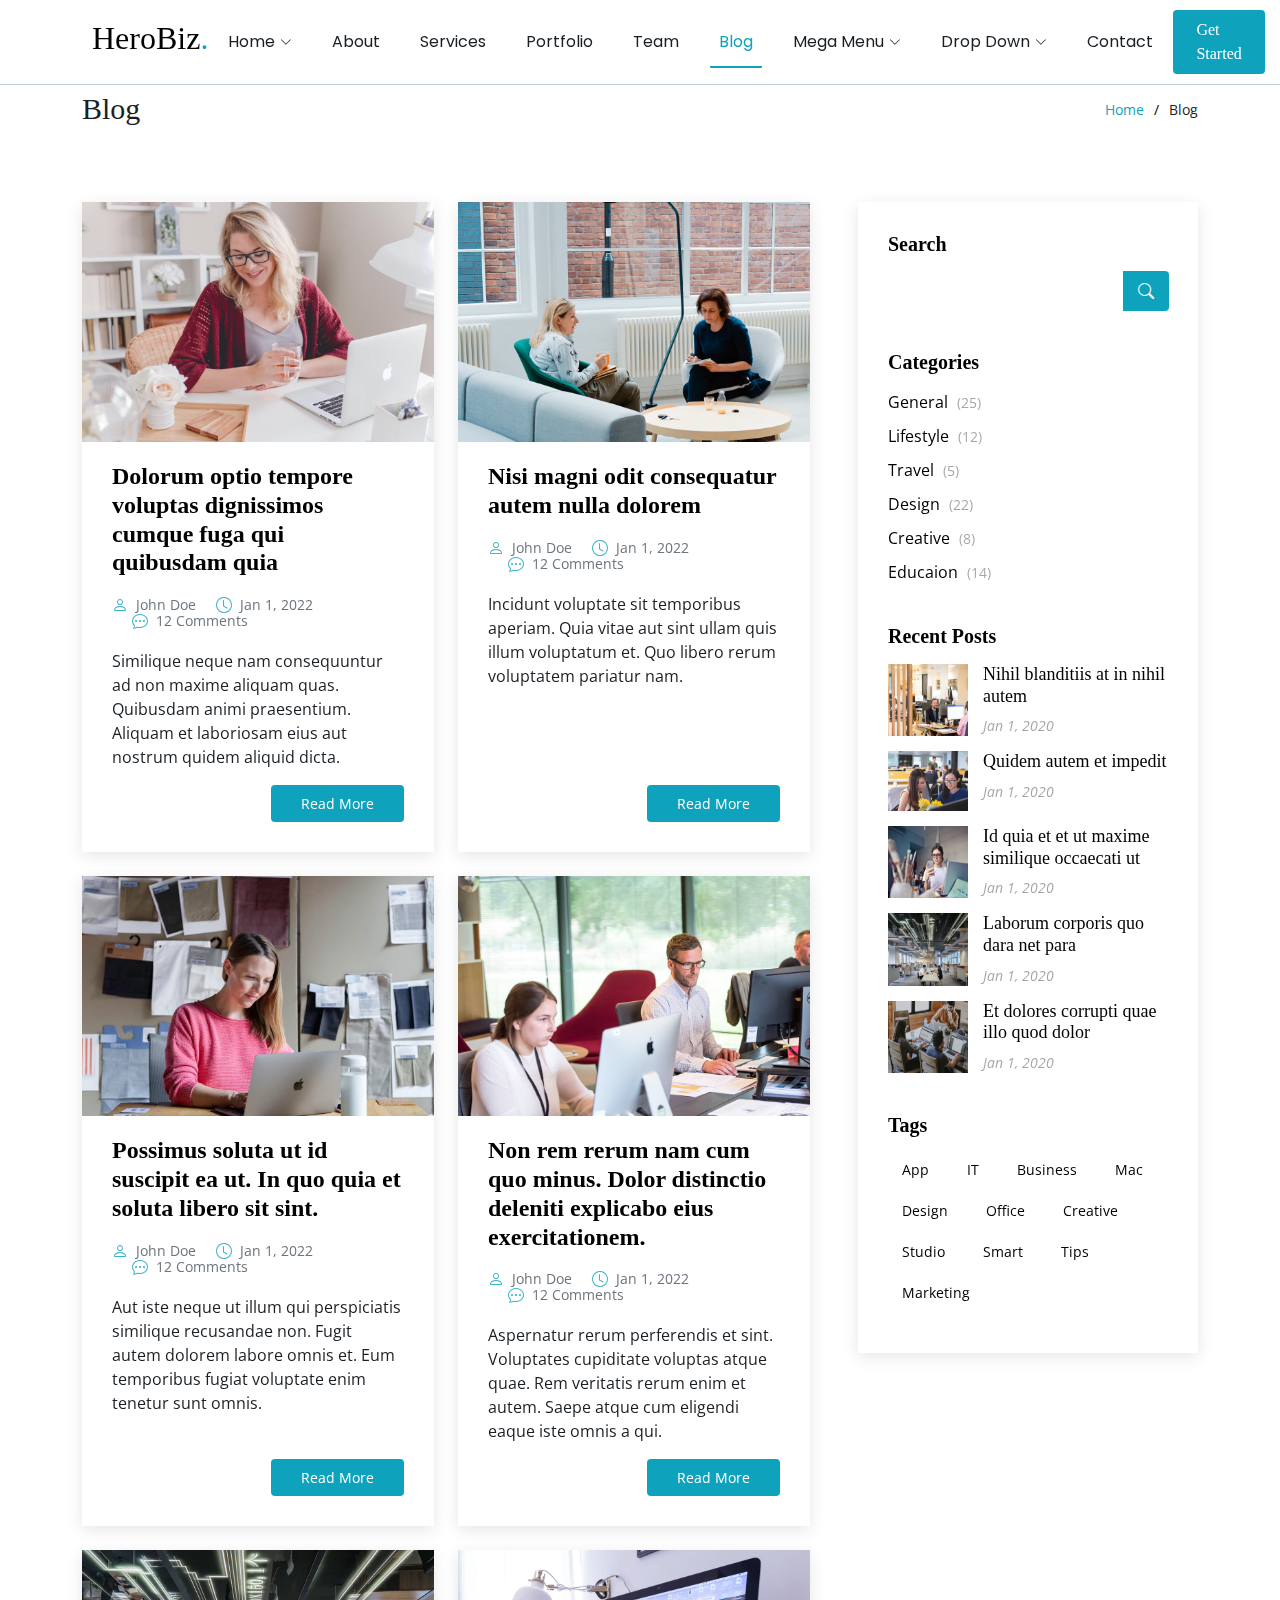
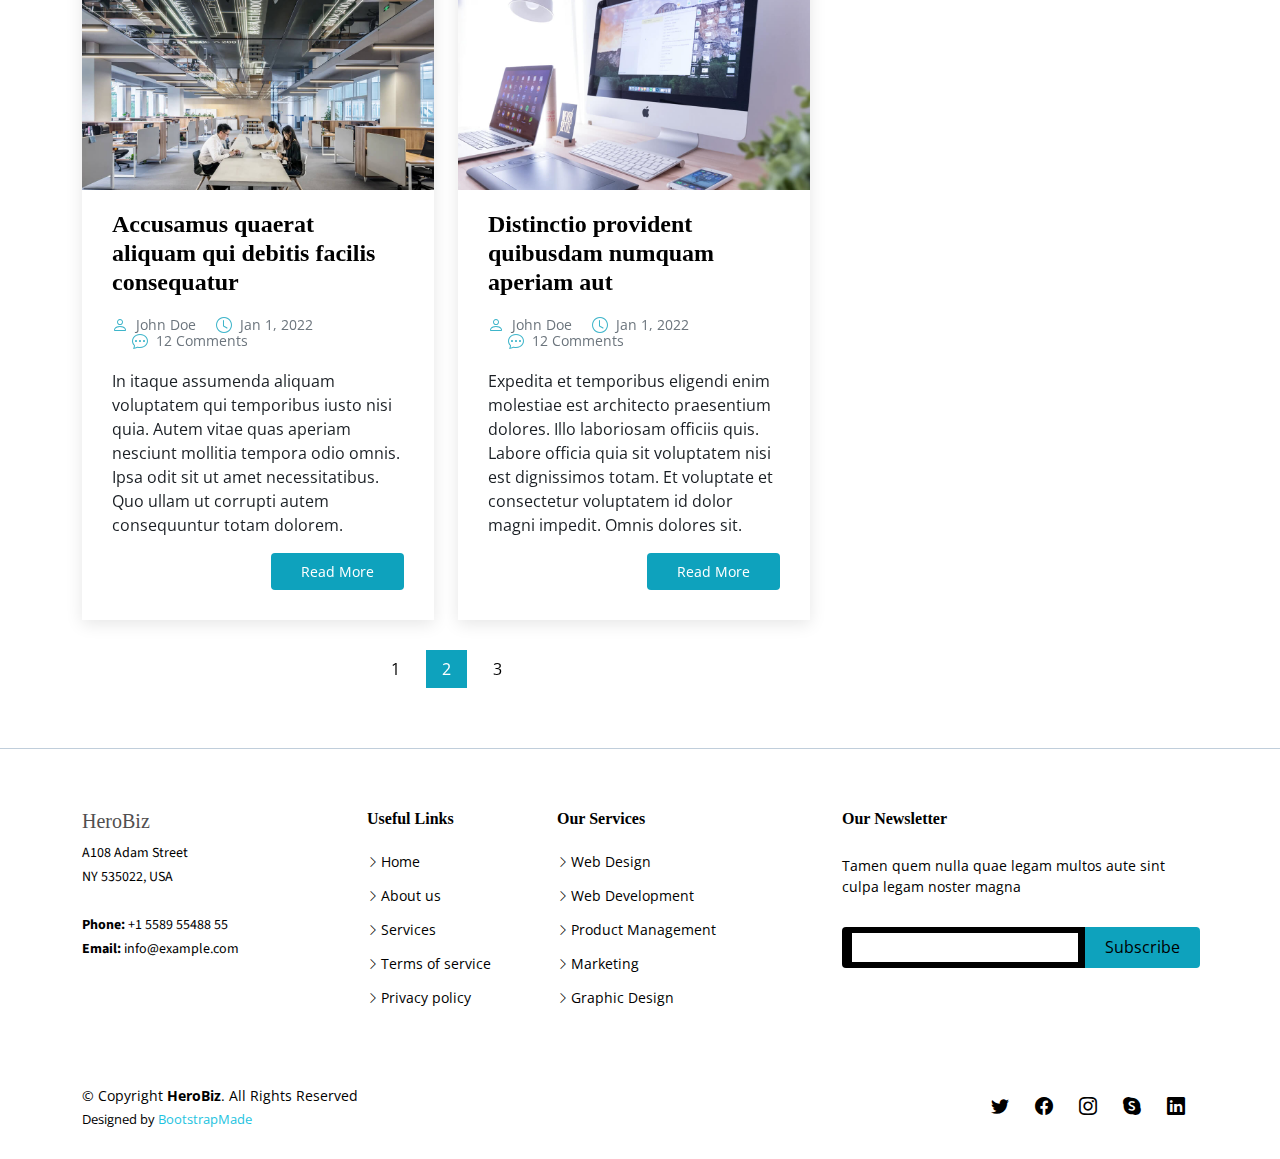
<file: blog.html>
<!DOCTYPE html>
<html lang="en">

<head>
  <meta charset="utf-8">
  <meta content="width=device-width, initial-scale=1.0" name="viewport">

  <title>Blog - HeroBiz Bootstrap Template</title>
  <meta content="" name="description">
  <meta content="" name="keywords">

  <!-- Favicons -->
  <link href="assets/img/favicon.png" rel="icon">
  <link href="assets/img/apple-touch-icon.png" rel="apple-touch-icon">

  <!-- Google Fonts -->
  <link rel="preconnect" href="https://fonts.googleapis.com">
  <link rel="preconnect" href="https://fonts.gstatic.com" crossorigin>
  <link href="https://fonts.googleapis.com/css2?family=Open+Sans:ital,wght@0,300;0,400;0,500;0,600;0,700;1,300;1,400;1,500;1,600;1,700&family=Poppins:ital,wght@0,300;0,400;0,500;0,600;0,700;1,300;1,400;1,500;1,600;1,700&family=Source+Sans+Pro:ital,wght@0,300;0,400;0,600;0,700;1,300;1,400;1,600;1,700&display=swap" rel="stylesheet">

  <!-- Vendor CSS Files -->
  <link href="assets/vendor/bootstrap/css/bootstrap.min.css" rel="stylesheet">
  <link href="assets/vendor/bootstrap-icons/bootstrap-icons.css" rel="stylesheet">
  <link href="assets/vendor/aos/aos.css" rel="stylesheet">
  <link href="assets/vendor/glightbox/css/glightbox.min.css" rel="stylesheet">
  <link href="assets/vendor/swiper/swiper-bundle.min.css" rel="stylesheet">

  <!-- Variables CSS Files. Uncomment your preferred color scheme -->
  <link href="assets/css/variables.css" rel="stylesheet">
  <!-- <link href="assets/css/variables-blue.css" rel="stylesheet"> -->
  <!-- <link href="assets/css/variables-green.css" rel="stylesheet"> -->
  <!-- <link href="assets/css/variables-orange.css" rel="stylesheet"> -->
  <!-- <link href="assets/css/variables-purple.css" rel="stylesheet"> -->
  <!-- <link href="assets/css/variables-red.css" rel="stylesheet"> -->
  <!-- <link href="assets/css/variables-pink.css" rel="stylesheet"> -->

  <!-- Template Main CSS File -->
  <link href="assets/css/main.css" rel="stylesheet">

  <!-- =======================================================
  * Template Name: HeroBiz
  * Updated: Mar 10 2023 with Bootstrap v5.2.3
  * Template URL: https://bootstrapmade.com/herobiz-bootstrap-business-template/
  * Author: BootstrapMade.com
  * License: https://bootstrapmade.com/license/
  ======================================================== -->
</head>

<body>

  <!-- ======= Header ======= -->
  <header id="header" class="header fixed-top" data-scrollto-offset="0">
    <div class="container-fluid d-flex align-items-center justify-content-between">

      <a href="index.html" class="logo d-flex align-items-center scrollto me-auto me-lg-0">
        <!-- Uncomment the line below if you also wish to use an image logo -->
        <!-- <img src="assets/img/logo.png" alt=""> -->
        <h1>HeroBiz<span>.</span></h1>
      </a>

      <nav id="navbar" class="navbar">
        <ul>

          <li class="dropdown"><a href="#"><span>Home</span> <i class="bi bi-chevron-down dropdown-indicator"></i></a>
            <ul>
              <li><a href="index.html">Home 1 - index.html</a></li>
              <li><a href="index-2.html">Home 2 - index-2.html</a></li>
              <li><a href="index-3.html">Home 3 - index-3.html</a></li>
              <li><a href="index-4.html">Home 4 - index-4.html</a></li>
            </ul>
          </li>

          <li><a class="nav-link scrollto" href="index.html#about">About</a></li>
          <li><a class="nav-link scrollto" href="index.html#services">Services</a></li>
          <li><a class="nav-link scrollto" href="index.html#portfolio">Portfolio</a></li>
          <li><a class="nav-link scrollto" href="index.html#team">Team</a></li>
          <li><a href="blog.html" class="active">Blog</a></li>
          <li class="dropdown megamenu"><a href="#"><span>Mega Menu</span> <i class="bi bi-chevron-down dropdown-indicator"></i></a>
            <ul>
              <li>
                <a href="#">Column 1 link 1</a>
                <a href="#">Column 1 link 2</a>
                <a href="#">Column 1 link 3</a>
              </li>
              <li>
                <a href="#">Column 2 link 1</a>
                <a href="#">Column 2 link 2</a>
                <a href="#">Column 3 link 3</a>
              </li>
              <li>
                <a href="#">Column 3 link 1</a>
                <a href="#">Column 3 link 2</a>
                <a href="#">Column 3 link 3</a>
              </li>
              <li>
                <a href="#">Column 4 link 1</a>
                <a href="#">Column 4 link 2</a>
                <a href="#">Column 4 link 3</a>
              </li>
            </ul>
          </li>
          <li class="dropdown"><a href="#"><span>Drop Down</span> <i class="bi bi-chevron-down dropdown-indicator"></i></a>
            <ul>
              <li><a href="#">Drop Down 1</a></li>
              <li class="dropdown"><a href="#"><span>Deep Drop Down</span> <i class="bi bi-chevron-down dropdown-indicator"></i></a>
                <ul>
                  <li><a href="#">Deep Drop Down 1</a></li>
                  <li><a href="#">Deep Drop Down 2</a></li>
                  <li><a href="#">Deep Drop Down 3</a></li>
                  <li><a href="#">Deep Drop Down 4</a></li>
                  <li><a href="#">Deep Drop Down 5</a></li>
                </ul>
              </li>
              <li><a href="#">Drop Down 2</a></li>
              <li><a href="#">Drop Down 3</a></li>
              <li><a href="#">Drop Down 4</a></li>
            </ul>
          </li>
          <li><a class="nav-link scrollto" href="index.html#contact">Contact</a></li>
        </ul>
        <i class="bi bi-list mobile-nav-toggle d-none"></i>
      </nav><!-- .navbar -->

      <a class="btn-getstarted scrollto" href="index.html#about">Get Started</a>

    </div>
  </header><!-- End Header -->

  <main id="main">

    <!-- ======= Breadcrumbs ======= -->
    <div class="breadcrumbs">
      <div class="container">

        <div class="d-flex justify-content-between align-items-center">
          <h2>Blog</h2>
          <ol>
            <li><a href="index.html">Home</a></li>
            <li>Blog</li>
          </ol>
        </div>

      </div>
    </div><!-- End Breadcrumbs -->

    <!-- ======= Blog Section ======= -->
    <section id="blog" class="blog">
      <div class="container" data-aos="fade-up">

        <div class="row g-5">

          <div class="col-lg-8">

            <div class="row gy-4 posts-list">

              <div class="col-lg-6">
                <article class="d-flex flex-column">

                  <div class="post-img">
                    <img src="assets/img/blog/blog-1.jpg" alt="" class="img-fluid">
                  </div>

                  <h2 class="title">
                    <a href="blog-details.html">Dolorum optio tempore voluptas dignissimos cumque fuga qui quibusdam quia</a>
                  </h2>

                  <div class="meta-top">
                    <ul>
                      <li class="d-flex align-items-center"><i class="bi bi-person"></i> <a href="blog-details.html">John Doe</a></li>
                      <li class="d-flex align-items-center"><i class="bi bi-clock"></i> <a href="blog-details.html"><time datetime="2022-01-01">Jan 1, 2022</time></a></li>
                      <li class="d-flex align-items-center"><i class="bi bi-chat-dots"></i> <a href="blog-details.html">12 Comments</a></li>
                    </ul>
                  </div>

                  <div class="content">
                    <p>
                      Similique neque nam consequuntur ad non maxime aliquam quas. Quibusdam animi praesentium. Aliquam et laboriosam eius aut nostrum quidem aliquid dicta.
                    </p>
                  </div>

                  <div class="read-more mt-auto align-self-end">
                    <a href="blog-details.html">Read More</a>
                  </div>

                </article>
              </div><!-- End post list item -->

              <div class="col-lg-6">
                <article class="d-flex flex-column">

                  <div class="post-img">
                    <img src="assets/img/blog/blog-2.jpg" alt="" class="img-fluid">
                  </div>

                  <h2 class="title">
                    <a href="blog-details.html">Nisi magni odit consequatur autem nulla dolorem</a>
                  </h2>

                  <div class="meta-top">
                    <ul>
                      <li class="d-flex align-items-center"><i class="bi bi-person"></i> <a href="blog-details.html">John Doe</a></li>
                      <li class="d-flex align-items-center"><i class="bi bi-clock"></i> <a href="blog-details.html"><time datetime="2022-01-01">Jan 1, 2022</time></a></li>
                      <li class="d-flex align-items-center"><i class="bi bi-chat-dots"></i> <a href="blog-details.html">12 Comments</a></li>
                    </ul>
                  </div>

                  <div class="content">
                    <p>
                      Incidunt voluptate sit temporibus aperiam. Quia vitae aut sint ullam quis illum voluptatum et. Quo libero rerum voluptatem pariatur nam.
                    </p>
                  </div>

                  <div class="read-more mt-auto align-self-end">
                    <a href="blog-details.html">Read More</a>
                  </div>

                </article>
              </div><!-- End post list item -->

              <div class="col-lg-6">
                <article class="d-flex flex-column">

                  <div class="post-img">
                    <img src="assets/img/blog/blog-3.jpg" alt="" class="img-fluid">
                  </div>

                  <h2 class="title">
                    <a href="blog-details.html">Possimus soluta ut id suscipit ea ut. In quo quia et soluta libero sit sint.</a>
                  </h2>

                  <div class="meta-top">
                    <ul>
                      <li class="d-flex align-items-center"><i class="bi bi-person"></i> <a href="blog-details.html">John Doe</a></li>
                      <li class="d-flex align-items-center"><i class="bi bi-clock"></i> <a href="blog-details.html"><time datetime="2022-01-01">Jan 1, 2022</time></a></li>
                      <li class="d-flex align-items-center"><i class="bi bi-chat-dots"></i> <a href="blog-details.html">12 Comments</a></li>
                    </ul>
                  </div>

                  <div class="content">
                    <p>
                      Aut iste neque ut illum qui perspiciatis similique recusandae non. Fugit autem dolorem labore omnis et. Eum temporibus fugiat voluptate enim tenetur sunt omnis.
                    </p>
                  </div>

                  <div class="read-more mt-auto align-self-end">
                    <a href="blog-details.html">Read More</a>
                  </div>

                </article>
              </div><!-- End post list item -->

              <div class="col-lg-6">
                <article class="d-flex flex-column">

                  <div class="post-img">
                    <img src="assets/img/blog/blog-4.jpg" alt="" class="img-fluid">
                  </div>

                  <h2 class="title">
                    <a href="blog-details.html">Non rem rerum nam cum quo minus. Dolor distinctio deleniti explicabo eius exercitationem.</a>
                  </h2>

                  <div class="meta-top">
                    <ul>
                      <li class="d-flex align-items-center"><i class="bi bi-person"></i> <a href="blog-details.html">John Doe</a></li>
                      <li class="d-flex align-items-center"><i class="bi bi-clock"></i> <a href="blog-details.html"><time datetime="2022-01-01">Jan 1, 2022</time></a></li>
                      <li class="d-flex align-items-center"><i class="bi bi-chat-dots"></i> <a href="blog-details.html">12 Comments</a></li>
                    </ul>
                  </div>

                  <div class="content">
                    <p>
                      Aspernatur rerum perferendis et sint. Voluptates cupiditate voluptas atque quae. Rem veritatis rerum enim et autem. Saepe atque cum eligendi eaque iste omnis a qui.
                    </p>
                  </div>

                  <div class="read-more mt-auto align-self-end">
                    <a href="blog-details.html">Read More</a>
                  </div>

                </article>
              </div><!-- End post list item -->

              <div class="col-lg-6">
                <article class="d-flex flex-column">

                  <div class="post-img">
                    <img src="assets/img/blog/blog-5.jpg" alt="" class="img-fluid">
                  </div>

                  <h2 class="title">
                    <a href="blog-details.html">Accusamus quaerat aliquam qui debitis facilis consequatur</a>
                  </h2>

                  <div class="meta-top">
                    <ul>
                      <li class="d-flex align-items-center"><i class="bi bi-person"></i> <a href="blog-details.html">John Doe</a></li>
                      <li class="d-flex align-items-center"><i class="bi bi-clock"></i> <a href="blog-details.html"><time datetime="2022-01-01">Jan 1, 2022</time></a></li>
                      <li class="d-flex align-items-center"><i class="bi bi-chat-dots"></i> <a href="blog-details.html">12 Comments</a></li>
                    </ul>
                  </div>

                  <div class="content">
                    <p>
                      In itaque assumenda aliquam voluptatem qui temporibus iusto nisi quia. Autem vitae quas aperiam nesciunt mollitia tempora odio omnis. Ipsa odit sit ut amet necessitatibus. Quo ullam ut corrupti autem consequuntur totam dolorem.
                    </p>
                  </div>

                  <div class="read-more mt-auto align-self-end">
                    <a href="blog-details.html">Read More</a>
                  </div>

                </article>
              </div><!-- End post list item -->

              <div class="col-lg-6">
                <article class="d-flex flex-column">

                  <div class="post-img">
                    <img src="assets/img/blog/blog-6.jpg" alt="" class="img-fluid">
                  </div>

                  <h2 class="title">
                    <a href="blog-details.html">Distinctio provident quibusdam numquam aperiam aut</a>
                  </h2>

                  <div class="meta-top">
                    <ul>
                      <li class="d-flex align-items-center"><i class="bi bi-person"></i> <a href="blog-details.html">John Doe</a></li>
                      <li class="d-flex align-items-center"><i class="bi bi-clock"></i> <a href="blog-details.html"><time datetime="2022-01-01">Jan 1, 2022</time></a></li>
                      <li class="d-flex align-items-center"><i class="bi bi-chat-dots"></i> <a href="blog-details.html">12 Comments</a></li>
                    </ul>
                  </div>

                  <div class="content">
                    <p>
                      Expedita et temporibus eligendi enim molestiae est architecto praesentium dolores. Illo laboriosam officiis quis. Labore officia quia sit voluptatem nisi est dignissimos totam. Et voluptate et consectetur voluptatem id dolor magni impedit. Omnis dolores sit.
                    </p>
                  </div>

                  <div class="read-more mt-auto align-self-end">
                    <a href="blog-details.html">Read More</a>
                  </div>

                </article>
              </div><!-- End post list item -->

            </div><!-- End blog posts list -->

            <div class="blog-pagination">
              <ul class="justify-content-center">
                <li><a href="#">1</a></li>
                <li class="active"><a href="#">2</a></li>
                <li><a href="#">3</a></li>
              </ul>
            </div><!-- End blog pagination -->

          </div>

          <div class="col-lg-4">

            <div class="sidebar">

              <div class="sidebar-item search-form">
                <h3 class="sidebar-title">Search</h3>
                <form action="" class="mt-3">
                  <input type="text">
                  <button type="submit"><i class="bi bi-search"></i></button>
                </form>
              </div><!-- End sidebar search formn-->

              <div class="sidebar-item categories">
                <h3 class="sidebar-title">Categories</h3>
                <ul class="mt-3">
                  <li><a href="#">General <span>(25)</span></a></li>
                  <li><a href="#">Lifestyle <span>(12)</span></a></li>
                  <li><a href="#">Travel <span>(5)</span></a></li>
                  <li><a href="#">Design <span>(22)</span></a></li>
                  <li><a href="#">Creative <span>(8)</span></a></li>
                  <li><a href="#">Educaion <span>(14)</span></a></li>
                </ul>
              </div><!-- End sidebar categories-->

              <div class="sidebar-item recent-posts">
                <h3 class="sidebar-title">Recent Posts</h3>

                <div class="mt-3">

                  <div class="post-item mt-3">
                    <img src="assets/img/blog/blog-recent-1.jpg" alt="" class="flex-shrink-0">
                    <div>
                      <h4><a href="blog-post.html">Nihil blanditiis at in nihil autem</a></h4>
                      <time datetime="2020-01-01">Jan 1, 2020</time>
                    </div>
                  </div><!-- End recent post item-->

                  <div class="post-item">
                    <img src="assets/img/blog/blog-recent-2.jpg" alt="" class="flex-shrink-0">
                    <div>
                      <h4><a href="blog-post.html">Quidem autem et impedit</a></h4>
                      <time datetime="2020-01-01">Jan 1, 2020</time>
                    </div>
                  </div><!-- End recent post item-->

                  <div class="post-item">
                    <img src="assets/img/blog/blog-recent-3.jpg" alt="" class="flex-shrink-0">
                    <div>
                      <h4><a href="blog-post.html">Id quia et et ut maxime similique occaecati ut</a></h4>
                      <time datetime="2020-01-01">Jan 1, 2020</time>
                    </div>
                  </div><!-- End recent post item-->

                  <div class="post-item">
                    <img src="assets/img/blog/blog-recent-4.jpg" alt="" class="flex-shrink-0">
                    <div>
                      <h4><a href="blog-post.html">Laborum corporis quo dara net para</a></h4>
                      <time datetime="2020-01-01">Jan 1, 2020</time>
                    </div>
                  </div><!-- End recent post item-->

                  <div class="post-item">
                    <img src="assets/img/blog/blog-recent-5.jpg" alt="" class="flex-shrink-0">
                    <div>
                      <h4><a href="blog-post.html">Et dolores corrupti quae illo quod dolor</a></h4>
                      <time datetime="2020-01-01">Jan 1, 2020</time>
                    </div>
                  </div><!-- End recent post item-->

                </div>

              </div><!-- End sidebar recent posts-->

              <div class="sidebar-item tags">
                <h3 class="sidebar-title">Tags</h3>
                <ul class="mt-3">
                  <li><a href="#">App</a></li>
                  <li><a href="#">IT</a></li>
                  <li><a href="#">Business</a></li>
                  <li><a href="#">Mac</a></li>
                  <li><a href="#">Design</a></li>
                  <li><a href="#">Office</a></li>
                  <li><a href="#">Creative</a></li>
                  <li><a href="#">Studio</a></li>
                  <li><a href="#">Smart</a></li>
                  <li><a href="#">Tips</a></li>
                  <li><a href="#">Marketing</a></li>
                </ul>
              </div><!-- End sidebar tags-->

            </div><!-- End Blog Sidebar -->

          </div>

        </div>

      </div>
    </section><!-- End Blog Section -->

  </main><!-- End #main -->

  <!-- ======= Footer ======= -->
  <footer id="footer" class="footer">

    <div class="footer-content">
      <div class="container">
        <div class="row">

          <div class="col-lg-3 col-md-6">
            <div class="footer-info">
              <h3>HeroBiz</h3>
              <p>
                A108 Adam Street <br>
                NY 535022, USA<br><br>
                <strong>Phone:</strong> +1 5589 55488 55<br>
                <strong>Email:</strong> info@example.com<br>
              </p>
            </div>
          </div>

          <div class="col-lg-2 col-md-6 footer-links">
            <h4>Useful Links</h4>
            <ul>
              <li><i class="bi bi-chevron-right"></i> <a href="#">Home</a></li>
              <li><i class="bi bi-chevron-right"></i> <a href="#">About us</a></li>
              <li><i class="bi bi-chevron-right"></i> <a href="#">Services</a></li>
              <li><i class="bi bi-chevron-right"></i> <a href="#">Terms of service</a></li>
              <li><i class="bi bi-chevron-right"></i> <a href="#">Privacy policy</a></li>
            </ul>
          </div>

          <div class="col-lg-3 col-md-6 footer-links">
            <h4>Our Services</h4>
            <ul>
              <li><i class="bi bi-chevron-right"></i> <a href="#">Web Design</a></li>
              <li><i class="bi bi-chevron-right"></i> <a href="#">Web Development</a></li>
              <li><i class="bi bi-chevron-right"></i> <a href="#">Product Management</a></li>
              <li><i class="bi bi-chevron-right"></i> <a href="#">Marketing</a></li>
              <li><i class="bi bi-chevron-right"></i> <a href="#">Graphic Design</a></li>
            </ul>
          </div>

          <div class="col-lg-4 col-md-6 footer-newsletter">
            <h4>Our Newsletter</h4>
            <p>Tamen quem nulla quae legam multos aute sint culpa legam noster magna</p>
            <form action="" method="post">
              <input type="email" name="email"><input type="submit" value="Subscribe">
            </form>

          </div>

        </div>
      </div>
    </div>

    <div class="footer-legal text-center">
      <div class="container d-flex flex-column flex-lg-row justify-content-center justify-content-lg-between align-items-center">

        <div class="d-flex flex-column align-items-center align-items-lg-start">
          <div class="copyright">
            &copy; Copyright <strong><span>HeroBiz</span></strong>. All Rights Reserved
          </div>
          <div class="credits">
            <!-- All the links in the footer should remain intact. -->
            <!-- You can delete the links only if you purchased the pro version. -->
            <!-- Licensing information: https://bootstrapmade.com/license/ -->
            <!-- Purchase the pro version with working PHP/AJAX contact form: https://bootstrapmade.com/herobiz-bootstrap-business-template/ -->
            Designed by <a href="https://bootstrapmade.com/">BootstrapMade</a>
          </div>
        </div>

        <div class="social-links order-first order-lg-last mb-3 mb-lg-0">
          <a href="#" class="twitter"><i class="bi bi-twitter"></i></a>
          <a href="#" class="facebook"><i class="bi bi-facebook"></i></a>
          <a href="#" class="instagram"><i class="bi bi-instagram"></i></a>
          <a href="#" class="google-plus"><i class="bi bi-skype"></i></a>
          <a href="#" class="linkedin"><i class="bi bi-linkedin"></i></a>
        </div>

      </div>
    </div>

  </footer><!-- End Footer -->

  <a href="#" class="scroll-top d-flex align-items-center justify-content-center"><i class="bi bi-arrow-up-short"></i></a>

  <div id="preloader"></div>

  <!-- Vendor JS Files -->
  <script src="assets/vendor/bootstrap/js/bootstrap.bundle.min.js"></script>
  <script src="assets/vendor/aos/aos.js"></script>
  <script src="assets/vendor/glightbox/js/glightbox.min.js"></script>
  <script src="assets/vendor/isotope-layout/isotope.pkgd.min.js"></script>
  <script src="assets/vendor/swiper/swiper-bundle.min.js"></script>
  <script src="assets/vendor/php-email-form/validate.js"></script>

  <!-- Template Main JS File -->
  <script src="assets/js/main.js"></script>

</body>

</html>
</file>
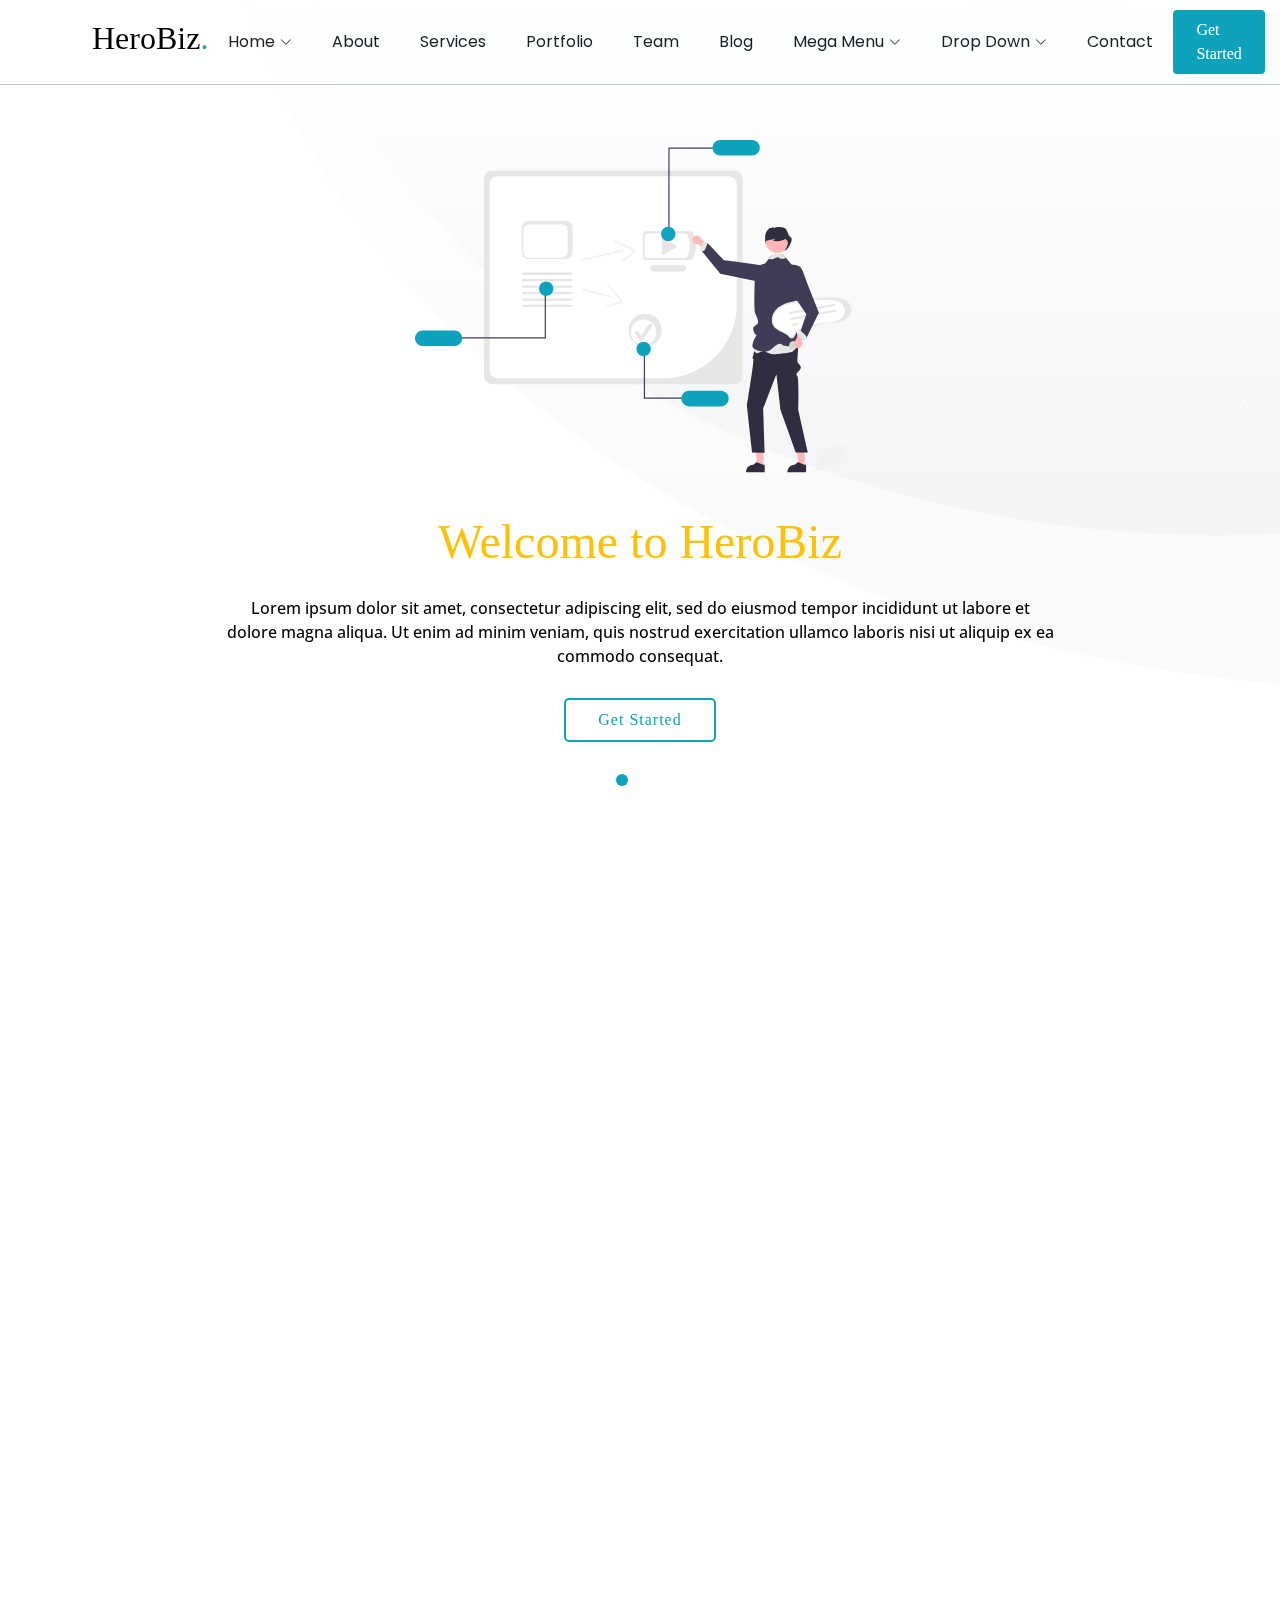
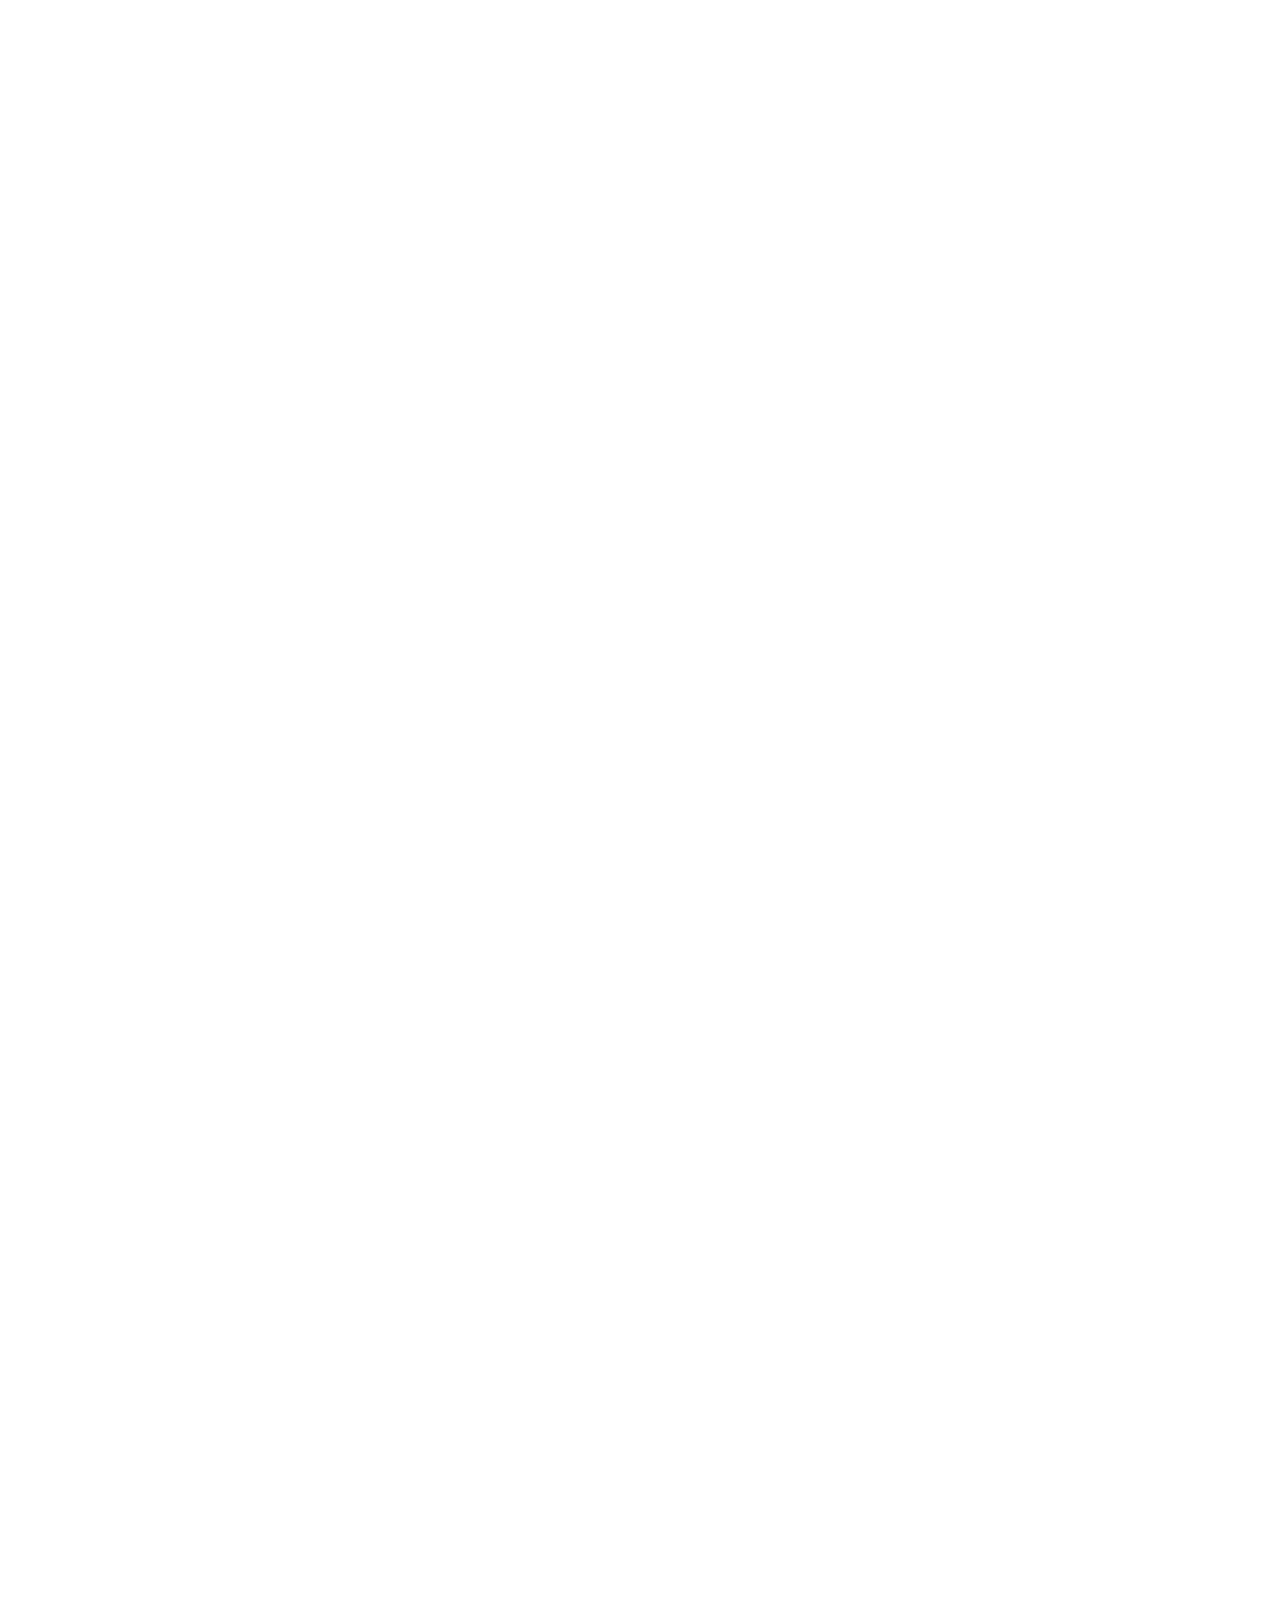
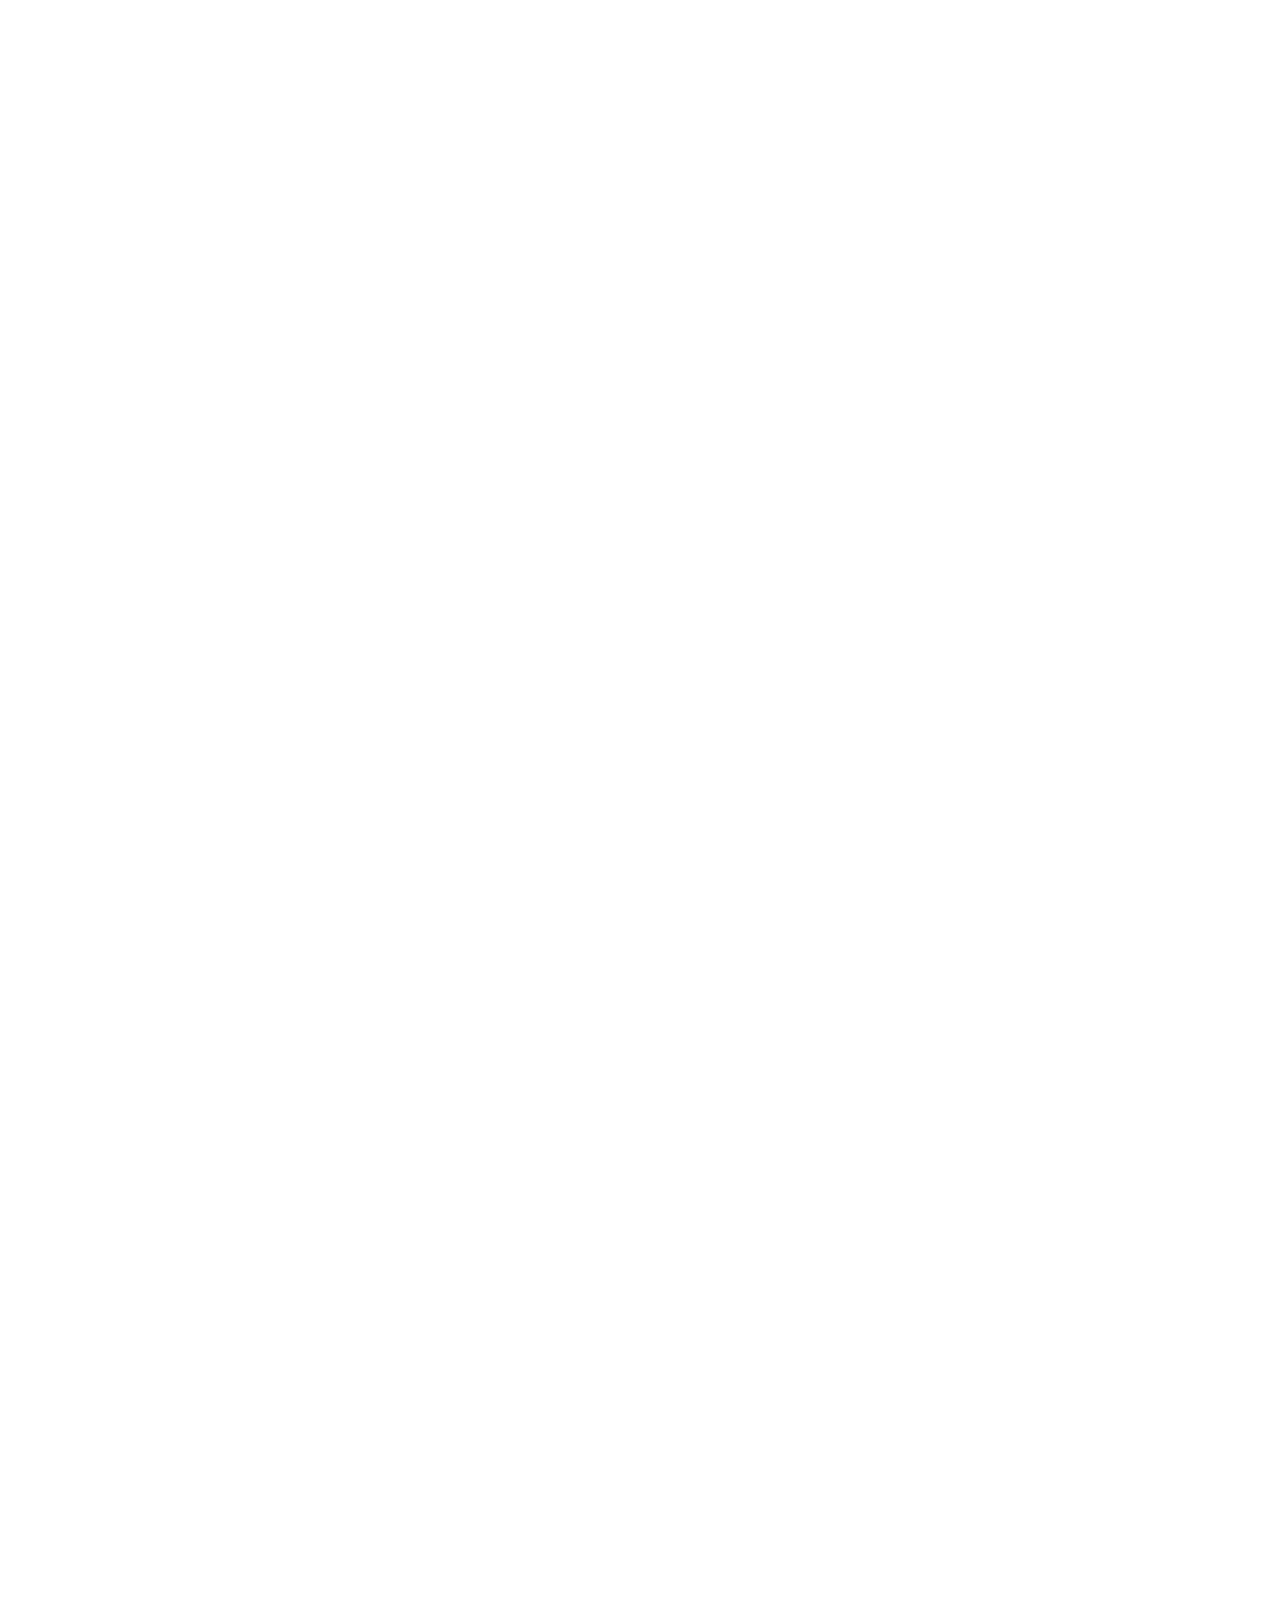
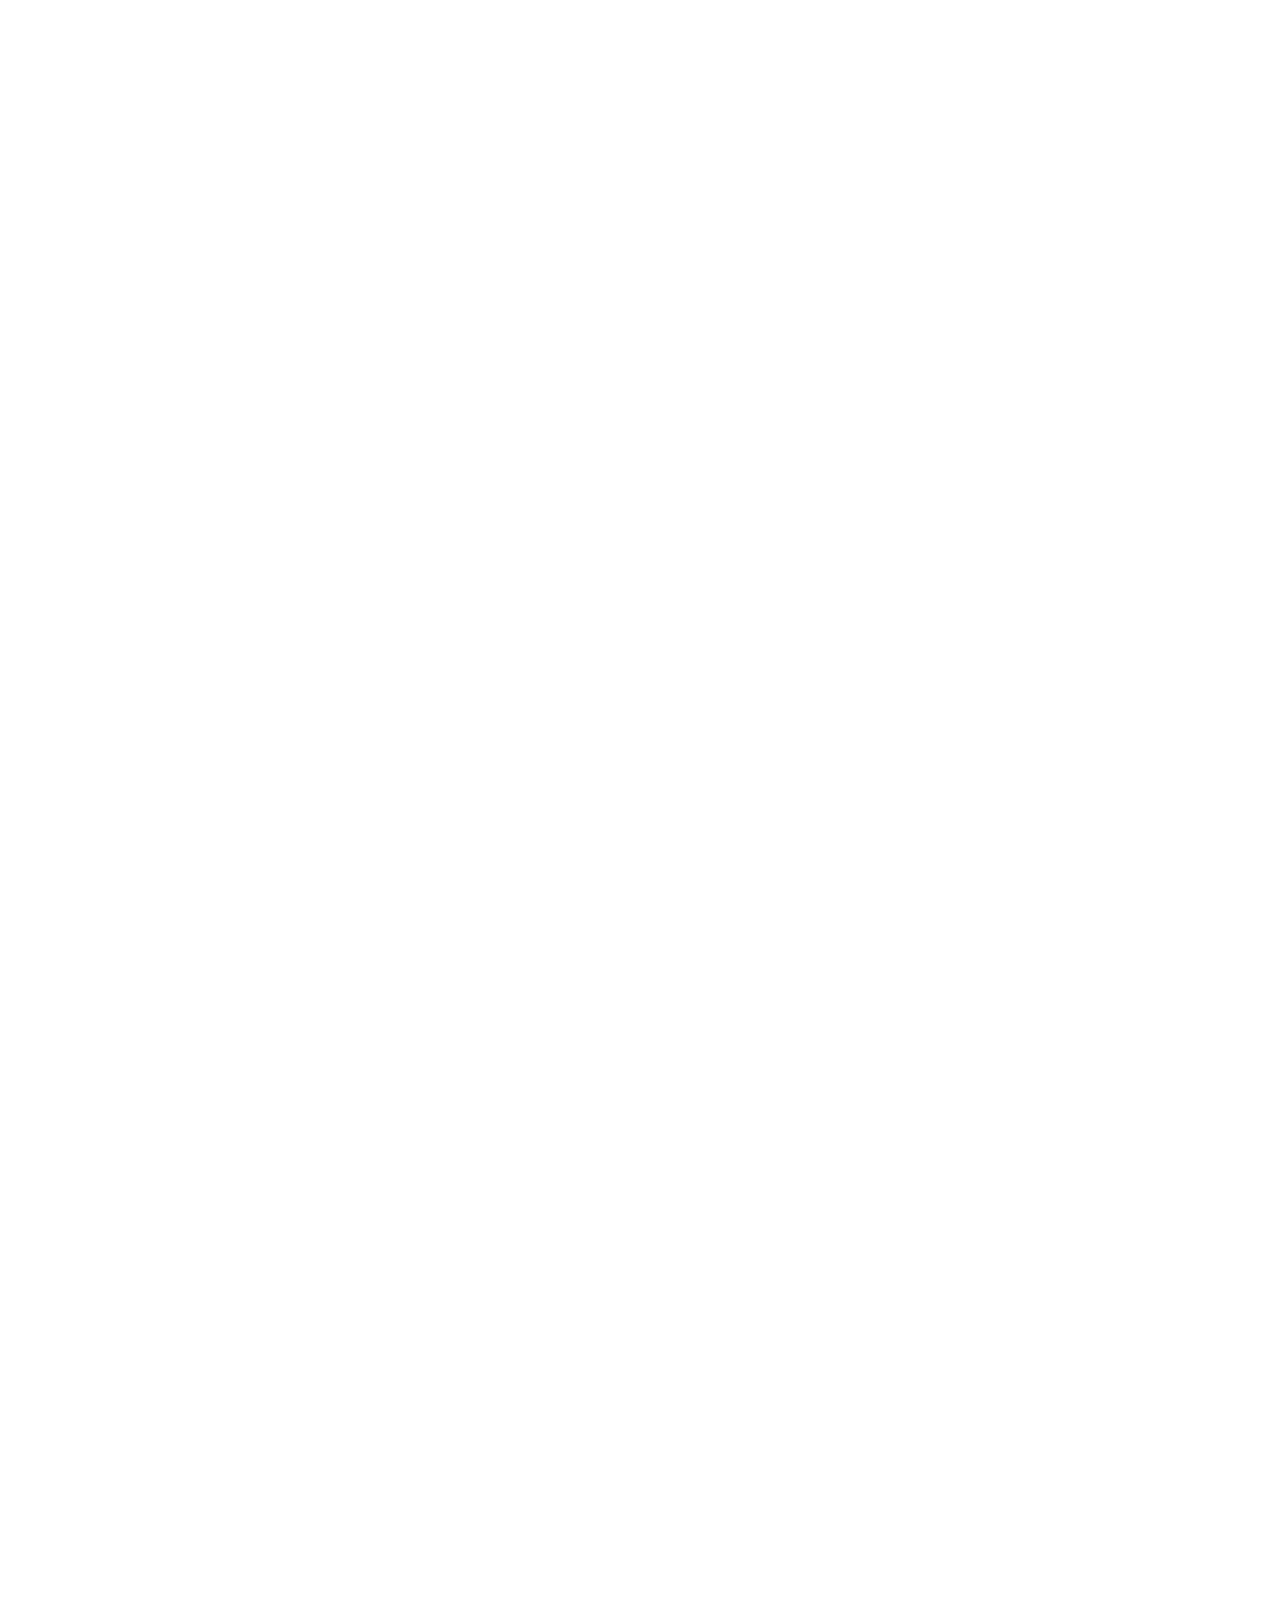
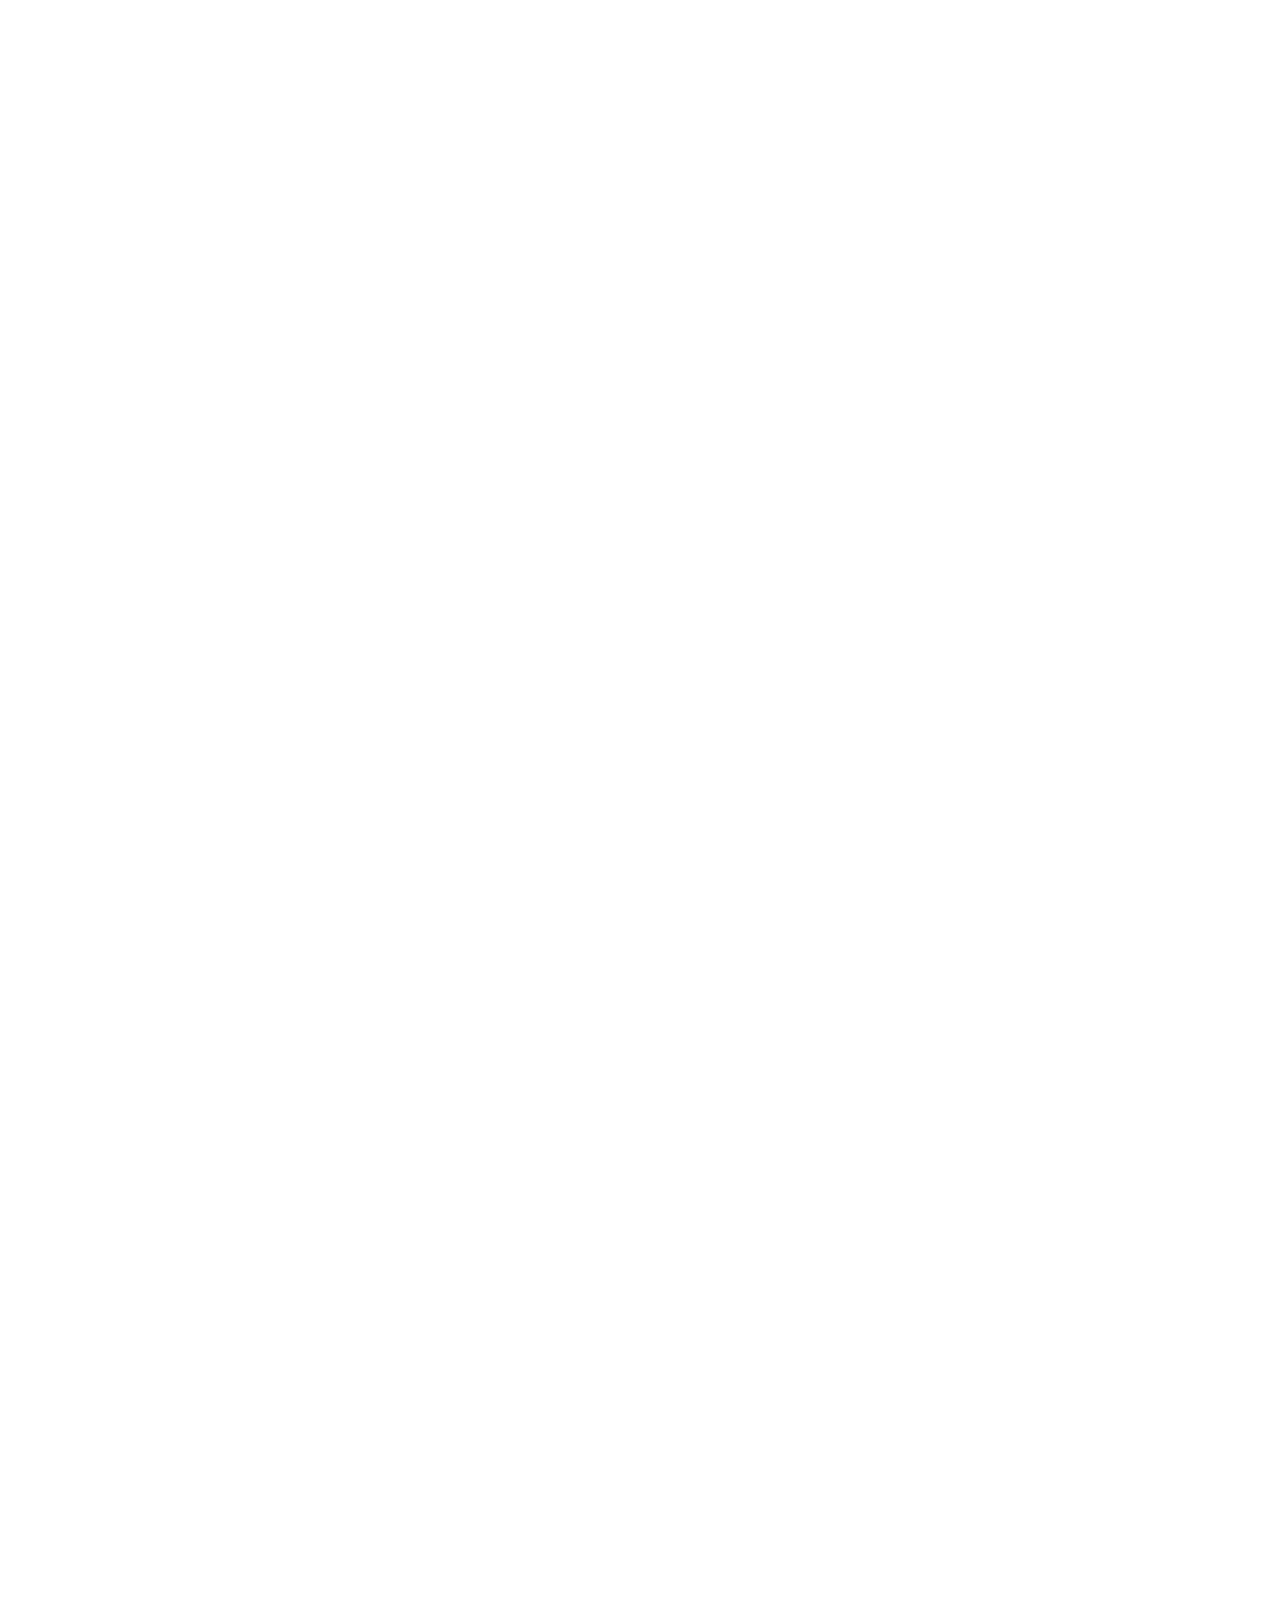
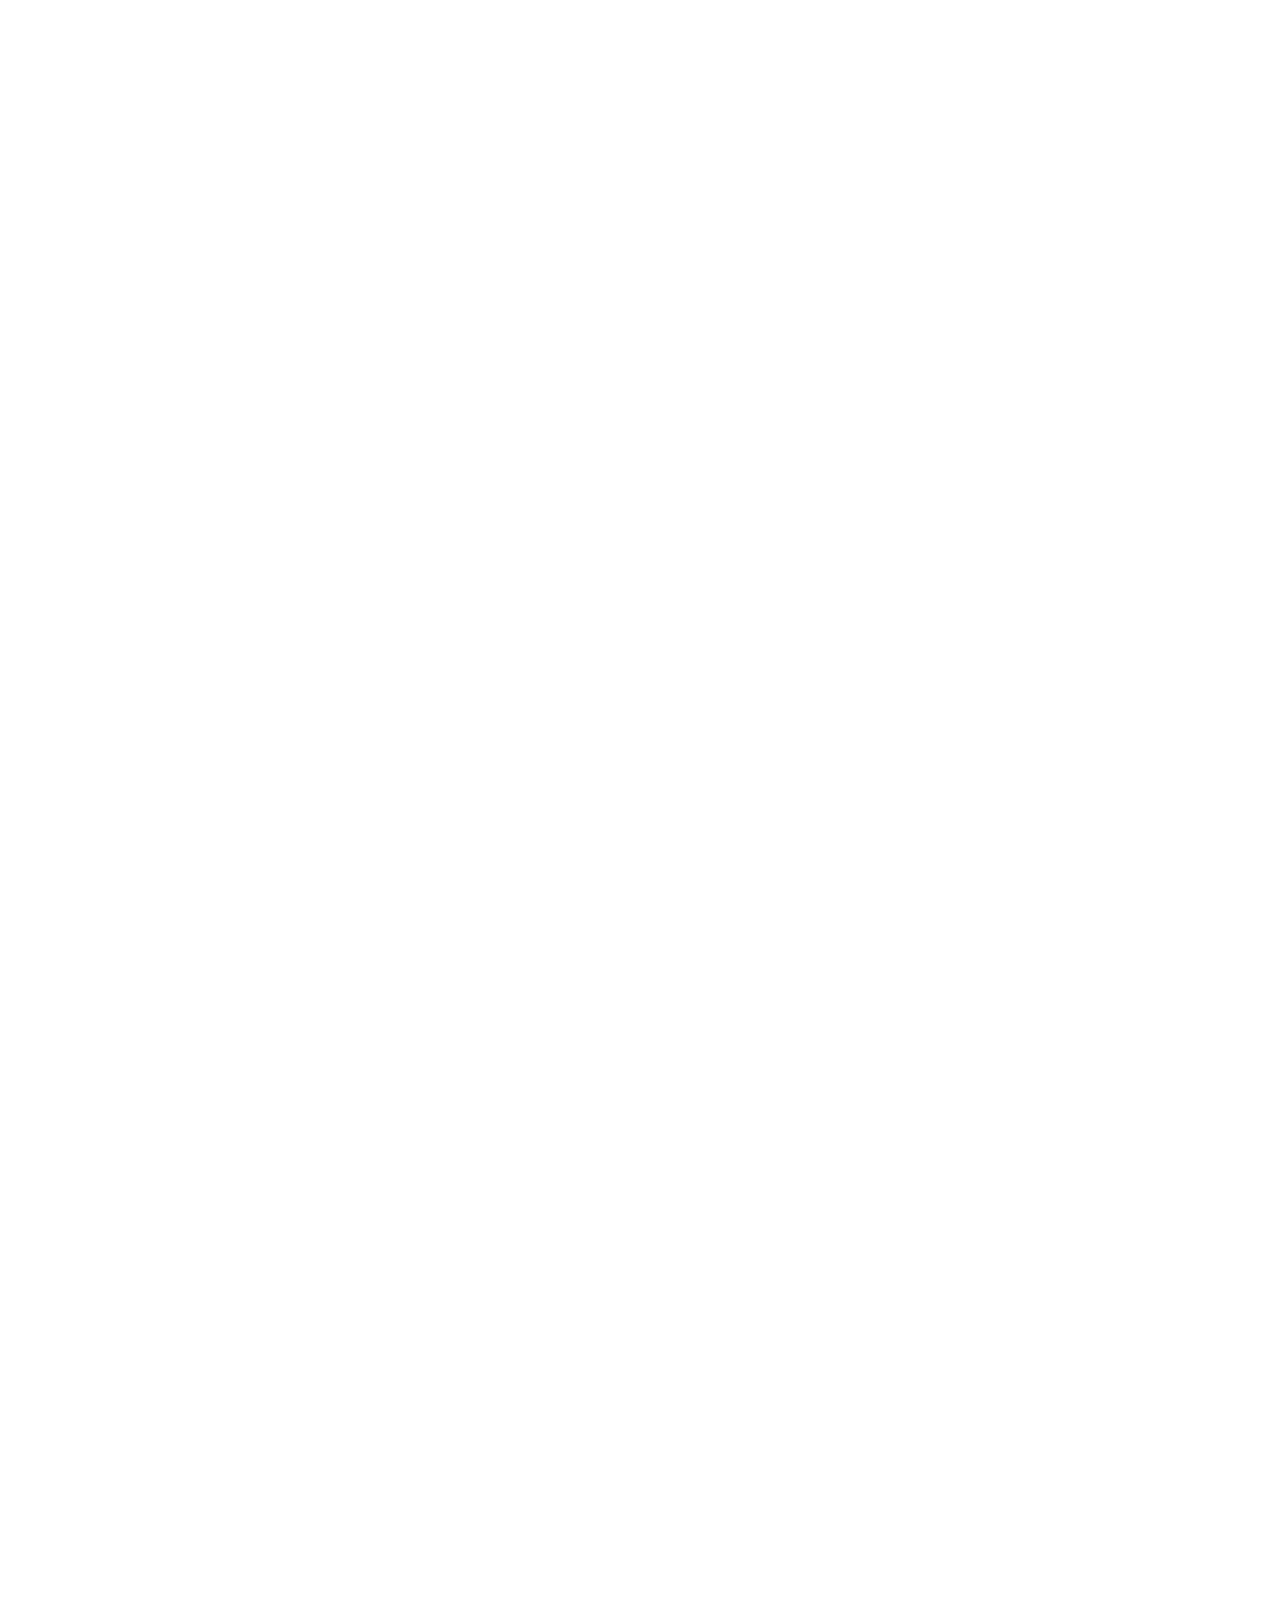
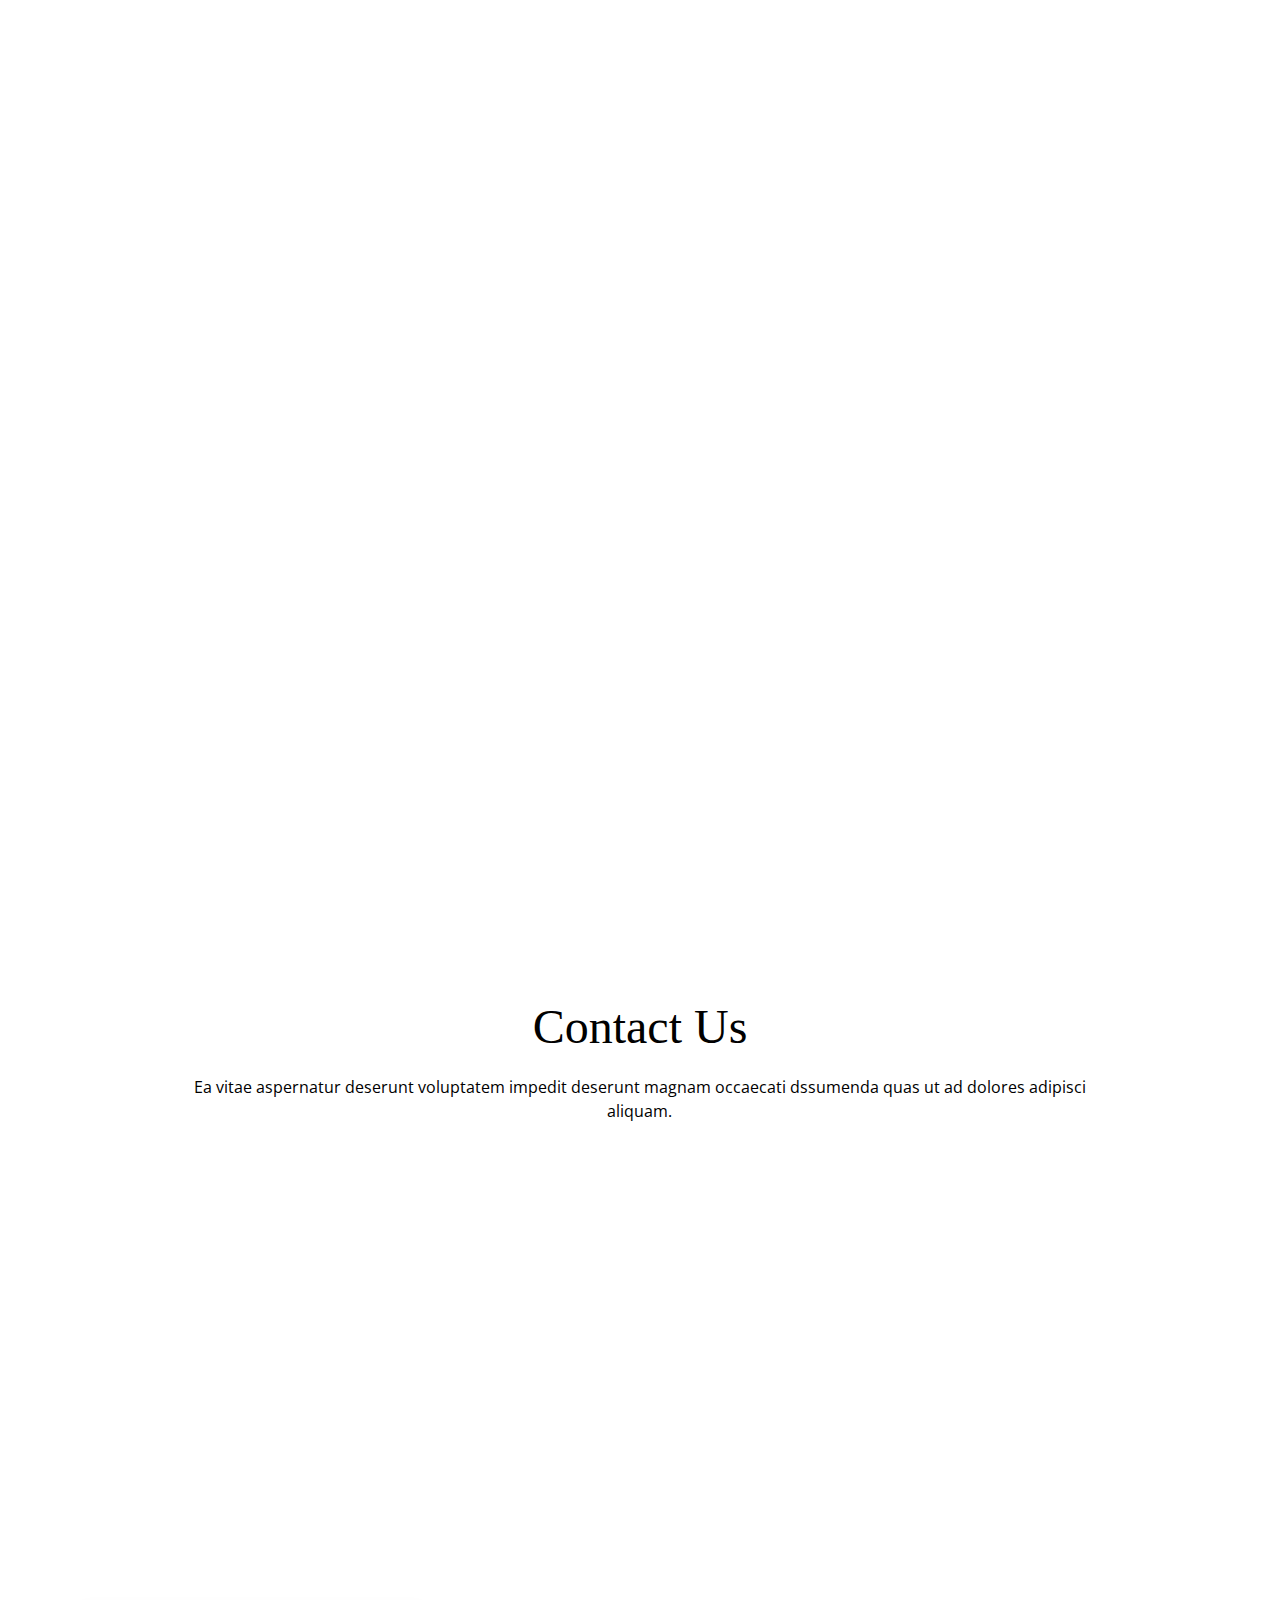
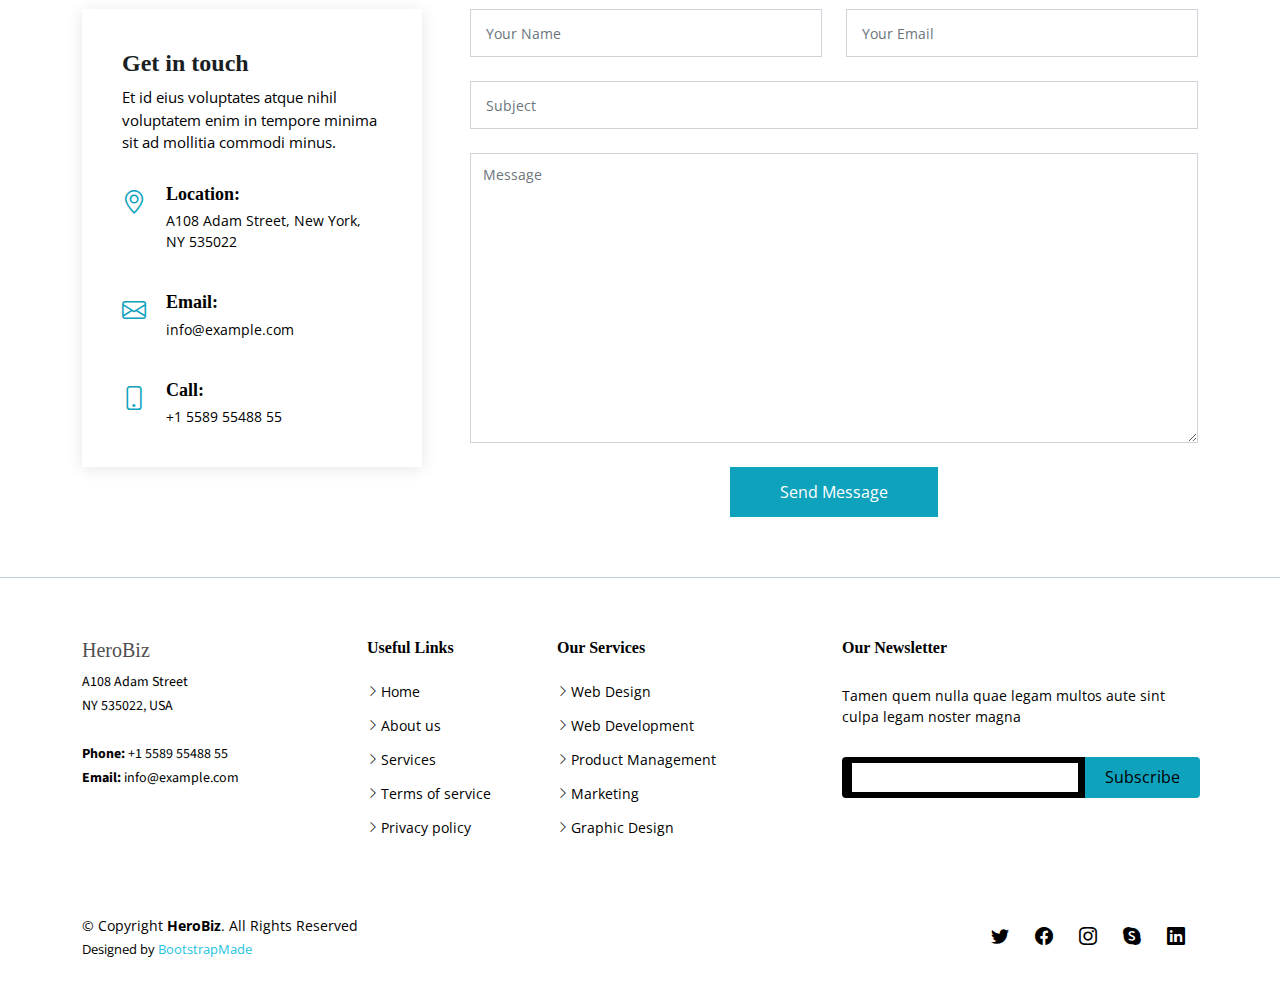
<file: index-2.html>
<!DOCTYPE html>
<html lang="en">

<head>
  <meta charset="utf-8">
  <meta content="width=device-width, initial-scale=1.0" name="viewport">

  <title>HeroBiz Bootstrap Template - Home 2</title>
  <meta content="" name="description">
  <meta content="" name="keywords">

  <!-- Favicons -->
  <link href="assets/img/favicon.png" rel="icon">
  <link href="assets/img/apple-touch-icon.png" rel="apple-touch-icon">

  <!-- Google Fonts -->
  <link rel="preconnect" href="https://fonts.googleapis.com">
  <link rel="preconnect" href="https://fonts.gstatic.com" crossorigin>
  <link href="https://fonts.googleapis.com/css2?family=Open+Sans:ital,wght@0,300;0,400;0,500;0,600;0,700;1,300;1,400;1,500;1,600;1,700&family=Poppins:ital,wght@0,300;0,400;0,500;0,600;0,700;1,300;1,400;1,500;1,600;1,700&family=Source+Sans+Pro:ital,wght@0,300;0,400;0,600;0,700;1,300;1,400;1,600;1,700&display=swap" rel="stylesheet">

  <!-- Vendor CSS Files -->
  <link href="assets/vendor/bootstrap/css/bootstrap.min.css" rel="stylesheet">
  <link href="assets/vendor/bootstrap-icons/bootstrap-icons.css" rel="stylesheet">
  <link href="assets/vendor/aos/aos.css" rel="stylesheet">
  <link href="assets/vendor/glightbox/css/glightbox.min.css" rel="stylesheet">
  <link href="assets/vendor/swiper/swiper-bundle.min.css" rel="stylesheet">

  <!-- Variables CSS Files. Uncomment your preferred color scheme -->
  <link href="assets/css/variables.css" rel="stylesheet">
  <!-- <link href="assets/css/variables-blue.css" rel="stylesheet"> -->
  <!-- <link href="assets/css/variables-green.css" rel="stylesheet"> -->
  <!-- <link href="assets/css/variables-orange.css" rel="stylesheet"> -->
  <!-- <link href="assets/css/variables-purple.css" rel="stylesheet"> -->
  <!-- <link href="assets/css/variables-red.css" rel="stylesheet"> -->
  <!-- <link href="assets/css/variables-pink.css" rel="stylesheet"> -->

  <!-- Template Main CSS File -->
  <link href="assets/css/main.css" rel="stylesheet">

  <!-- =======================================================
  * Template Name: HeroBiz
  * Updated: Mar 10 2023 with Bootstrap v5.2.3
  * Template URL: https://bootstrapmade.com/herobiz-bootstrap-business-template/
  * Author: BootstrapMade.com
  * License: https://bootstrapmade.com/license/
  ======================================================== -->
</head>

<body>

  <!-- ======= Header ======= -->
  <header id="header" class="header fixed-top" data-scrollto-offset="0">
    <div class="container-fluid d-flex align-items-center justify-content-between">

      <a href="index.html" class="logo d-flex align-items-center scrollto me-auto me-lg-0">
        <!-- Uncomment the line below if you also wish to use an image logo -->
        <!-- <img src="assets/img/logo.png" alt=""> -->
        <h1>HeroBiz<span>.</span></h1>
      </a>

      <nav id="navbar" class="navbar">
        <ul>

          <li class="dropdown"><a href="#"><span>Home</span> <i class="bi bi-chevron-down dropdown-indicator"></i></a>
            <ul>
              <li><a href="index.html">Home 1 - index.html</a></li>
              <li><a href="index-2.html" class="active">Home 2 - index-2.html</a></li>
              <li><a href="index-3.html">Home 3 - index-3.html</a></li>
              <li><a href="index-4.html">Home 4 - index-4.html</a></li>
            </ul>
          </li>

          <li><a class="nav-link scrollto" href="index.html#about">About</a></li>
          <li><a class="nav-link scrollto" href="index.html#services">Services</a></li>
          <li><a class="nav-link scrollto" href="index.html#portfolio">Portfolio</a></li>
          <li><a class="nav-link scrollto" href="index.html#team">Team</a></li>
          <li><a href="blog.html">Blog</a></li>
          <li class="dropdown megamenu"><a href="#"><span>Mega Menu</span> <i class="bi bi-chevron-down dropdown-indicator"></i></a>
            <ul>
              <li>
                <a href="#">Column 1 link 1</a>
                <a href="#">Column 1 link 2</a>
                <a href="#">Column 1 link 3</a>
              </li>
              <li>
                <a href="#">Column 2 link 1</a>
                <a href="#">Column 2 link 2</a>
                <a href="#">Column 3 link 3</a>
              </li>
              <li>
                <a href="#">Column 3 link 1</a>
                <a href="#">Column 3 link 2</a>
                <a href="#">Column 3 link 3</a>
              </li>
              <li>
                <a href="#">Column 4 link 1</a>
                <a href="#">Column 4 link 2</a>
                <a href="#">Column 4 link 3</a>
              </li>
            </ul>
          </li>
          <li class="dropdown"><a href="#"><span>Drop Down</span> <i class="bi bi-chevron-down dropdown-indicator"></i></a>
            <ul>
              <li><a href="#">Drop Down 1</a></li>
              <li class="dropdown"><a href="#"><span>Deep Drop Down</span> <i class="bi bi-chevron-down dropdown-indicator"></i></a>
                <ul>
                  <li><a href="#">Deep Drop Down 1</a></li>
                  <li><a href="#">Deep Drop Down 2</a></li>
                  <li><a href="#">Deep Drop Down 3</a></li>
                  <li><a href="#">Deep Drop Down 4</a></li>
                  <li><a href="#">Deep Drop Down 5</a></li>
                </ul>
              </li>
              <li><a href="#">Drop Down 2</a></li>
              <li><a href="#">Drop Down 3</a></li>
              <li><a href="#">Drop Down 4</a></li>
            </ul>
          </li>
          <li><a class="nav-link scrollto" href="index.html#contact">Contact</a></li>
        </ul>
        <i class="bi bi-list mobile-nav-toggle d-none"></i>
      </nav><!-- .navbar -->

      <a class="btn-getstarted scrollto" href="index.html#about">Get Started</a>

    </div>
  </header><!-- End Header -->

  <!-- ======= Hero Section ======= -->
  <section id="hero" class="hero carousel  carousel-fade" data-bs-ride="carousel" data-bs-interval="5000">

    <div class="carousel-inner">
      <div class="carousel-item active">
        <div class="container">
          <div class="row justify-content-center gy-6">

            <div class="col-lg-5 col-md-8">
              <img src="assets/img/hero-carousel/hero-carousel-1.svg" alt="" class="img-fluid img">
            </div>

            <div class="col-lg-9 text-center">
              <h2>Welcome to HeroBiz</h2>
              <p>Lorem ipsum dolor sit amet, consectetur adipiscing elit, sed do eiusmod tempor incididunt ut labore et dolore magna aliqua. Ut enim ad minim veniam, quis nostrud exercitation ullamco laboris nisi ut aliquip ex ea commodo consequat.</p>
              <a href="#featured-services" class="btn-get-started scrollto ">Get Started</a>
            </div>

          </div>
        </div>
      </div><!-- End Carousel Item -->

      <div class="carousel-item">
        <div class="container">
          <div class="row justify-content-center gy-6">

            <div class="col-lg-5 col-md-8">
              <img src="assets/img/hero-carousel/hero-carousel-2.svg" alt="" class="img-fluid img">
            </div>

            <div class="col-lg-9 text-center">
              <h2>At vero eos et accusamus</h2>
              <p>Nam libero tempore, cum soluta nobis est eligendi optio cumque nihil impedit quo minus id quod maxime placeat facere possimus, omnis voluptas assumenda est, omnis dolor repellendus. Temporibus autem quibusdam et aut officiis debitis aut.</p>
              <a href="#featured-services" class="btn-get-started scrollto ">Get Started</a>
            </div>

          </div>
        </div>
      </div><!-- End Carousel Item -->

      <div class="carousel-item">
        <div class="container">
          <div class="row justify-content-center gy-6">

            <div class="col-lg-5 col-md-8">
              <img src="assets/img/hero-carousel/hero-carousel-3.svg" alt="" class="img-fluid img">
            </div>

            <div class="col-lg-9 text-center">
              <h2>Temporibus autem quibusdam</h2>
              <p>Beatae vitae dicta sunt explicabo. Nemo enim ipsam voluptatem quia voluptas sit aspernatur aut odit aut fugit, sed quia consequuntur magni dolores eos qui ratione voluptatem sequi nesciunt omnis iste natus error sit voluptatem accusantium.</p>
              <a href="#featured-services" class="btn-get-started scrollto ">Get Started</a>
            </div>

          </div>
        </div>
      </div><!-- End Carousel Item -->
    </div>

    <a class="carousel-control-prev" href="#hero" role="button" data-bs-slide="prev">
      <span class="carousel-control-prev-icon bi bi-chevron-left" aria-hidden="true"></span>
    </a>

    <a class="carousel-control-next" href="#hero" role="button" data-bs-slide="next">
      <span class="carousel-control-next-icon bi bi-chevron-right" aria-hidden="true"></span>
    </a>

    <ol class="carousel-indicators"></ol>

  </section><!-- End Hero Section -->

  <main id="main">

    <!-- ======= Featured Services Section ======= -->
    <section id="featured-services" class="featured-services">
      <div class="container">

        <div class="row gy-4">

          <div class="col-xl-3 col-md-6 d-flex" data-aos="zoom-out">
            <div class="service-item position-relative">
              <div class="icon"><i class="bi bi-activity icon"></i></div>
              <h4><a href="" class="stretched-link">Lorem Ipsum</a></h4>
              <p>Voluptatum deleniti atque corrupti quos dolores et quas molestias excepturi</p>
            </div>
          </div><!-- End Service Item -->

          <div class="col-xl-3 col-md-6 d-flex" data-aos="zoom-out" data-aos-delay="200">
            <div class="service-item position-relative">
              <div class="icon"><i class="bi bi-bounding-box-circles icon"></i></div>
              <h4><a href="" class="stretched-link">Sed ut perspici</a></h4>
              <p>Duis aute irure dolor in reprehenderit in voluptate velit esse cillum dolore</p>
            </div>
          </div><!-- End Service Item -->

          <div class="col-xl-3 col-md-6 d-flex" data-aos="zoom-out" data-aos-delay="400">
            <div class="service-item position-relative">
              <div class="icon"><i class="bi bi-calendar4-week icon"></i></div>
              <h4><a href="" class="stretched-link">Magni Dolores</a></h4>
              <p>Excepteur sint occaecat cupidatat non proident, sunt in culpa qui officia</p>
            </div>
          </div><!-- End Service Item -->

          <div class="col-xl-3 col-md-6 d-flex" data-aos="zoom-out" data-aos-delay="600">
            <div class="service-item position-relative">
              <div class="icon"><i class="bi bi-broadcast icon"></i></div>
              <h4><a href="" class="stretched-link">Nemo Enim</a></h4>
              <p>At vero eos et accusamus et iusto odio dignissimos ducimus qui blanditiis</p>
            </div>
          </div><!-- End Service Item -->

        </div>

      </div>
    </section><!-- End Featured Services Section -->

    <!-- ======= About Section ======= -->
    <section id="about" class="about">
      <div class="container" data-aos="fade-up">

        <div class="section-header">
          <h2>About Us</h2>
          <p>Architecto nobis eos vel nam quidem vitae temporibus voluptates qui hic deserunt iusto omnis nam voluptas asperiores sequi tenetur dolores incidunt enim voluptatem magnam cumque fuga.</p>
        </div>

        <div class="row g-4 g-lg-5" data-aos="fade-up" data-aos-delay="200">

          <div class="col-lg-5">
            <div class="about-img">
              <img src="assets/img/about.jpg" class="img-fluid" alt="">
            </div>
          </div>

          <div class="col-lg-7">
            <h3 class="pt-0 pt-lg-5">Neque officiis dolore maiores et exercitationem quae est seda lidera pat claero</h3>

            <!-- Tabs -->
            <ul class="nav nav-pills mb-3">
              <li><a class="nav-link active" data-bs-toggle="pill" href="#tab1">Saepe fuga</a></li>
              <li><a class="nav-link" data-bs-toggle="pill" href="#tab2">Voluptates</a></li>
              <li><a class="nav-link" data-bs-toggle="pill" href="#tab3">Corrupti</a></li>
            </ul><!-- End Tabs -->

            <!-- Tab Content -->
            <div class="tab-content">

              <div class="tab-pane fade show active" id="tab1">

                <p class="fst-italic">Consequuntur inventore voluptates consequatur aut vel et. Eos doloribus expedita. Sapiente atque consequatur minima nihil quae aspernatur quo suscipit voluptatem.</p>

                <div class="d-flex align-items-center mt-4">
                  <i class="bi bi-check2"></i>
                  <h4>Repudiandae rerum velit modi et officia quasi facilis</h4>
                </div>
                <p>Laborum omnis voluptates voluptas qui sit aliquam blanditiis. Sapiente minima commodi dolorum non eveniet magni quaerat nemo et.</p>

                <div class="d-flex align-items-center mt-4">
                  <i class="bi bi-check2"></i>
                  <h4>Incidunt non veritatis illum ea ut nisi</h4>
                </div>
                <p>Non quod totam minus repellendus autem sint velit. Rerum debitis facere soluta tenetur. Iure molestiae assumenda sunt qui inventore eligendi voluptates nisi at. Dolorem quo tempora. Quia et perferendis.</p>

                <div class="d-flex align-items-center mt-4">
                  <i class="bi bi-check2"></i>
                  <h4>Omnis ab quia nemo dignissimos rem eum quos..</h4>
                </div>
                <p>Eius alias aut cupiditate. Dolor voluptates animi ut blanditiis quos nam. Magnam officia aut ut alias quo explicabo ullam esse. Sunt magnam et dolorem eaque magnam odit enim quaerat. Vero error error voluptatem eum.</p>

              </div><!-- End Tab 1 Content -->

              <div class="tab-pane fade show" id="tab2">

                <p class="fst-italic">Consequuntur inventore voluptates consequatur aut vel et. Eos doloribus expedita. Sapiente atque consequatur minima nihil quae aspernatur quo suscipit voluptatem.</p>

                <div class="d-flex align-items-center mt-4">
                  <i class="bi bi-check2"></i>
                  <h4>Repudiandae rerum velit modi et officia quasi facilis</h4>
                </div>
                <p>Laborum omnis voluptates voluptas qui sit aliquam blanditiis. Sapiente minima commodi dolorum non eveniet magni quaerat nemo et.</p>

                <div class="d-flex align-items-center mt-4">
                  <i class="bi bi-check2"></i>
                  <h4>Incidunt non veritatis illum ea ut nisi</h4>
                </div>
                <p>Non quod totam minus repellendus autem sint velit. Rerum debitis facere soluta tenetur. Iure molestiae assumenda sunt qui inventore eligendi voluptates nisi at. Dolorem quo tempora. Quia et perferendis.</p>

                <div class="d-flex align-items-center mt-4">
                  <i class="bi bi-check2"></i>
                  <h4>Omnis ab quia nemo dignissimos rem eum quos..</h4>
                </div>
                <p>Eius alias aut cupiditate. Dolor voluptates animi ut blanditiis quos nam. Magnam officia aut ut alias quo explicabo ullam esse. Sunt magnam et dolorem eaque magnam odit enim quaerat. Vero error error voluptatem eum.</p>

              </div><!-- End Tab 2 Content -->

              <div class="tab-pane fade show" id="tab3">

                <p class="fst-italic">Consequuntur inventore voluptates consequatur aut vel et. Eos doloribus expedita. Sapiente atque consequatur minima nihil quae aspernatur quo suscipit voluptatem.</p>

                <div class="d-flex align-items-center mt-4">
                  <i class="bi bi-check2"></i>
                  <h4>Repudiandae rerum velit modi et officia quasi facilis</h4>
                </div>
                <p>Laborum omnis voluptates voluptas qui sit aliquam blanditiis. Sapiente minima commodi dolorum non eveniet magni quaerat nemo et.</p>

                <div class="d-flex align-items-center mt-4">
                  <i class="bi bi-check2"></i>
                  <h4>Incidunt non veritatis illum ea ut nisi</h4>
                </div>
                <p>Non quod totam minus repellendus autem sint velit. Rerum debitis facere soluta tenetur. Iure molestiae assumenda sunt qui inventore eligendi voluptates nisi at. Dolorem quo tempora. Quia et perferendis.</p>

                <div class="d-flex align-items-center mt-4">
                  <i class="bi bi-check2"></i>
                  <h4>Omnis ab quia nemo dignissimos rem eum quos..</h4>
                </div>
                <p>Eius alias aut cupiditate. Dolor voluptates animi ut blanditiis quos nam. Magnam officia aut ut alias quo explicabo ullam esse. Sunt magnam et dolorem eaque magnam odit enim quaerat. Vero error error voluptatem eum.</p>

              </div><!-- End Tab 3 Content -->

            </div>

          </div>

        </div>

      </div>
    </section><!-- End About Section -->

    <!-- ======= Clients Section ======= -->
    <section id="clients" class="clients">
      <div class="container" data-aos="zoom-out">

        <div class="clients-slider swiper">
          <div class="swiper-wrapper align-items-center">
            <div class="swiper-slide"><img src="assets/img/clients/client-1.png" class="img-fluid" alt=""></div>
            <div class="swiper-slide"><img src="assets/img/clients/client-2.png" class="img-fluid" alt=""></div>
            <div class="swiper-slide"><img src="assets/img/clients/client-3.png" class="img-fluid" alt=""></div>
            <div class="swiper-slide"><img src="assets/img/clients/client-4.png" class="img-fluid" alt=""></div>
            <div class="swiper-slide"><img src="assets/img/clients/client-5.png" class="img-fluid" alt=""></div>
            <div class="swiper-slide"><img src="assets/img/clients/client-6.png" class="img-fluid" alt=""></div>
            <div class="swiper-slide"><img src="assets/img/clients/client-7.png" class="img-fluid" alt=""></div>
            <div class="swiper-slide"><img src="assets/img/clients/client-8.png" class="img-fluid" alt=""></div>
          </div>
        </div>

      </div>
    </section><!-- End Clients Section -->

    <!-- ======= Call To Action Section ======= -->
    <section id="cta" class="cta">
      <div class="container" data-aos="zoom-out">

        <div class="row g-5">

          <div class="col-lg-8 col-md-6 content d-flex flex-column justify-content-center order-last order-md-first">
            <h3>Alias sunt quas <em>Cupiditate</em> oluptas hic minima</h3>
            <p> Duis aute irure dolor in reprehenderit in voluptate velit esse cillum dolore eu fugiat nulla pariatur. Excepteur sint occaecat cupidatat non proident, sunt in culpa qui officia deserunt mollit anim id est laborum.</p>
            <a class="cta-btn align-self-start" href="#">Call To Action</a>
          </div>

          <div class="col-lg-4 col-md-6 order-first order-md-last d-flex align-items-center">
            <div class="img">
              <img src="assets/img/cta.jpg" alt="" class="img-fluid">
            </div>
          </div>

        </div>

      </div>
    </section><!-- End Call To Action Section -->

    <!-- ======= On Focus Section ======= -->
    <section id="onfocus" class="onfocus">
      <div class="container-fluid p-0" data-aos="fade-up">

        <div class="row g-0">
          <div class="col-lg-6 video-play position-relative">
            <a href="https://www.youtube.com/watch?v=LXb3EKWsInQ" class="glightbox play-btn"></a>
          </div>
          <div class="col-lg-6">
            <div class="content d-flex flex-column justify-content-center h-100">
              <h3>Voluptatem dignissimos provident quasi corporis</h3>
              <p class="fst-italic">
                Lorem ipsum dolor sit amet, consectetur adipiscing elit, sed do eiusmod tempor incididunt ut labore et dolore
                magna aliqua.
              </p>
              <ul>
                <li><i class="bi bi-check-circle"></i> Ullamco laboris nisi ut aliquip ex ea commodo consequat.</li>
                <li><i class="bi bi-check-circle"></i> Duis aute irure dolor in reprehenderit in voluptate velit.</li>
                <li><i class="bi bi-check-circle"></i> Ullamco laboris nisi ut aliquip ex ea commodo consequat. Duis aute irure dolor in reprehenderit in voluptate trideta storacalaperda mastiro dolore eu fugiat nulla pariatur.</li>
              </ul>
              <a href="#" class="read-more align-self-start"><span>Read More</span><i class="bi bi-arrow-right"></i></a>
            </div>
          </div>
        </div>

      </div>
    </section><!-- End On Focus Section -->

    <!-- ======= Features Section ======= -->
    <section id="features" class="features">
      <div class="container" data-aos="fade-up">

        <ul class="nav nav-tabs row gy-4 d-flex">

          <li class="nav-item col-6 col-md-4 col-lg-2">
            <a class="nav-link active show" data-bs-toggle="tab" data-bs-target="#tab-1">
              <i class="bi bi-binoculars color-cyan"></i>
              <h4>Modinest</h4>
            </a>
          </li><!-- End Tab 1 Nav -->

          <li class="nav-item col-6 col-md-4 col-lg-2">
            <a class="nav-link" data-bs-toggle="tab" data-bs-target="#tab-2">
              <i class="bi bi-box-seam color-indigo"></i>
              <h4>Undaesenti</h4>
            </a>
          </li><!-- End Tab 2 Nav -->

          <li class="nav-item col-6 col-md-4 col-lg-2">
            <a class="nav-link" data-bs-toggle="tab" data-bs-target="#tab-3">
              <i class="bi bi-brightness-high color-teal"></i>
              <h4>Pariatur</h4>
            </a>
          </li><!-- End Tab 3 Nav -->

          <li class="nav-item col-6 col-md-4 col-lg-2">
            <a class="nav-link" data-bs-toggle="tab" data-bs-target="#tab-4">
              <i class="bi bi-command color-red"></i>
              <h4>Nostrum</h4>
            </a>
          </li><!-- End Tab 4 Nav -->

          <li class="nav-item col-6 col-md-4 col-lg-2">
            <a class="nav-link" data-bs-toggle="tab" data-bs-target="#tab-5">
              <i class="bi bi-easel color-blue"></i>
              <h4>Adipiscing</h4>
            </a>
          </li><!-- End Tab 5 Nav -->

          <li class="nav-item col-6 col-md-4 col-lg-2">
            <a class="nav-link" data-bs-toggle="tab" data-bs-target="#tab-6">
              <i class="bi bi-map color-orange"></i>
              <h4>Reprehit</h4>
            </a>
          </li><!-- End Tab 6 Nav -->

        </ul>

        <div class="tab-content">

          <div class="tab-pane active show" id="tab-1">
            <div class="row gy-4">
              <div class="col-lg-8 order-2 order-lg-1" data-aos="fade-up" data-aos-delay="100">
                <h3>Modinest</h3>
                <p class="fst-italic">
                  Lorem ipsum dolor sit amet, consectetur adipiscing elit, sed do eiusmod tempor incididunt ut labore et dolore
                  magna aliqua.
                </p>
                <ul>
                  <li><i class="bi bi-check-circle-fill"></i> Ullamco laboris nisi ut aliquip ex ea commodo consequat.</li>
                  <li><i class="bi bi-check-circle-fill"></i> Duis aute irure dolor in reprehenderit in voluptate velit.</li>
                  <li><i class="bi bi-check-circle-fill"></i> Ullamco laboris nisi ut aliquip ex ea commodo consequat. Duis aute irure dolor in reprehenderit in voluptate trideta storacalaperda mastiro dolore eu fugiat nulla pariatur.</li>
                </ul>
                <p>
                  Ullamco laboris nisi ut aliquip ex ea commodo consequat. Duis aute irure dolor in reprehenderit in voluptate
                  velit esse cillum dolore eu fugiat nulla pariatur. Excepteur sint occaecat cupidatat non proident, sunt in
                  culpa qui officia deserunt mollit anim id est laborum
                </p>
              </div>
              <div class="col-lg-4 order-1 order-lg-2 text-center" data-aos="fade-up" data-aos-delay="200">
                <img src="assets/img/features-1.svg" alt="" class="img-fluid">
              </div>
            </div>
          </div><!-- End Tab Content 1 -->

          <div class="tab-pane" id="tab-2">
            <div class="row gy-4">
              <div class="col-lg-8 order-2 order-lg-1">
                <h3>Undaesenti</h3>
                <p>
                  Ullamco laboris nisi ut aliquip ex ea commodo consequat. Duis aute irure dolor in reprehenderit in voluptate
                  velit esse cillum dolore eu fugiat nulla pariatur. Excepteur sint occaecat cupidatat non proident, sunt in
                  culpa qui officia deserunt mollit anim id est laborum
                </p>
                <p class="fst-italic">
                  Lorem ipsum dolor sit amet, consectetur adipiscing elit, sed do eiusmod tempor incididunt ut labore et dolore
                  magna aliqua.
                </p>
                <ul>
                  <li><i class="bi bi-check-circle-fill"></i> Ullamco laboris nisi ut aliquip ex ea commodo consequat.</li>
                  <li><i class="bi bi-check-circle-fill"></i> Duis aute irure dolor in reprehenderit in voluptate velit.</li>
                  <li><i class="bi bi-check-circle-fill"></i> Provident mollitia neque rerum asperiores dolores quos qui a. Ipsum neque dolor voluptate nisi sed.</li>
                  <li><i class="bi bi-check-circle-fill"></i> Ullamco laboris nisi ut aliquip ex ea commodo consequat. Duis aute irure dolor in reprehenderit in voluptate trideta storacalaperda mastiro dolore eu fugiat nulla pariatur.</li>
                </ul>
              </div>
              <div class="col-lg-4 order-1 order-lg-2 text-center">
                <img src="assets/img/features-2.svg" alt="" class="img-fluid">
              </div>
            </div>
          </div><!-- End Tab Content 2 -->

          <div class="tab-pane" id="tab-3">
            <div class="row gy-4">
              <div class="col-lg-8 order-2 order-lg-1">
                <h3>Pariatur</h3>
                <p>
                  Ullamco laboris nisi ut aliquip ex ea commodo consequat. Duis aute irure dolor in reprehenderit in voluptate
                  velit esse cillum dolore eu fugiat nulla pariatur. Excepteur sint occaecat cupidatat non proident, sunt in
                  culpa qui officia deserunt mollit anim id est laborum
                </p>
                <ul>
                  <li><i class="bi bi-check-circle-fill"></i> Ullamco laboris nisi ut aliquip ex ea commodo consequat.</li>
                  <li><i class="bi bi-check-circle-fill"></i> Duis aute irure dolor in reprehenderit in voluptate velit.</li>
                  <li><i class="bi bi-check-circle-fill"></i> Provident mollitia neque rerum asperiores dolores quos qui a. Ipsum neque dolor voluptate nisi sed.</li>
                </ul>
                <p class="fst-italic">
                  Lorem ipsum dolor sit amet, consectetur adipiscing elit, sed do eiusmod tempor incididunt ut labore et dolore
                  magna aliqua.
                </p>
              </div>
              <div class="col-lg-4 order-1 order-lg-2 text-center">
                <img src="assets/img/features-3.svg" alt="" class="img-fluid">
              </div>
            </div>
          </div><!-- End Tab Content 3 -->

          <div class="tab-pane" id="tab-4">
            <div class="row gy-4">
              <div class="col-lg-8 order-2 order-lg-1">
                <h3>Nostrum</h3>
                <p>
                  Ullamco laboris nisi ut aliquip ex ea commodo consequat. Duis aute irure dolor in reprehenderit in voluptate
                  velit esse cillum dolore eu fugiat nulla pariatur. Excepteur sint occaecat cupidatat non proident, sunt in
                  culpa qui officia deserunt mollit anim id est laborum
                </p>
                <p class="fst-italic">
                  Lorem ipsum dolor sit amet, consectetur adipiscing elit, sed do eiusmod tempor incididunt ut labore et dolore
                  magna aliqua.
                </p>
                <ul>
                  <li><i class="bi bi-check-circle-fill"></i> Ullamco laboris nisi ut aliquip ex ea commodo consequat.</li>
                  <li><i class="bi bi-check-circle-fill"></i> Duis aute irure dolor in reprehenderit in voluptate velit.</li>
                  <li><i class="bi bi-check-circle-fill"></i> Ullamco laboris nisi ut aliquip ex ea commodo consequat. Duis aute irure dolor in reprehenderit in voluptate trideta storacalaperda mastiro dolore eu fugiat nulla pariatur.</li>
                </ul>
              </div>
              <div class="col-lg-4 order-1 order-lg-2 text-center">
                <img src="assets/img/features-4.svg" alt="" class="img-fluid">
              </div>
            </div>
          </div><!-- End Tab Content 4 -->

          <div class="tab-pane" id="tab-5">
            <div class="row gy-4">
              <div class="col-lg-8 order-2 order-lg-1">
                <h3>Adipiscing</h3>
                <p>
                  Ullamco laboris nisi ut aliquip ex ea commodo consequat. Duis aute irure dolor in reprehenderit in voluptate
                  velit esse cillum dolore eu fugiat nulla pariatur. Excepteur sint occaecat cupidatat non proident, sunt in
                  culpa qui officia deserunt mollit anim id est laborum
                </p>
                <p class="fst-italic">
                  Lorem ipsum dolor sit amet, consectetur adipiscing elit, sed do eiusmod tempor incididunt ut labore et dolore
                  magna aliqua.
                </p>
                <ul>
                  <li><i class="bi bi-check-circle-fill"></i> Ullamco laboris nisi ut aliquip ex ea commodo consequat.</li>
                  <li><i class="bi bi-check-circle-fill"></i> Duis aute irure dolor in reprehenderit in voluptate velit.</li>
                  <li><i class="bi bi-check-circle-fill"></i> Ullamco laboris nisi ut aliquip ex ea commodo consequat. Duis aute irure dolor in reprehenderit in voluptate trideta storacalaperda mastiro dolore eu fugiat nulla pariatur.</li>
                </ul>
              </div>
              <div class="col-lg-4 order-1 order-lg-2 text-center">
                <img src="assets/img/features-5.svg" alt="" class="img-fluid">
              </div>
            </div>
          </div><!-- End Tab Content 5 -->

          <div class="tab-pane" id="tab-6">
            <div class="row gy-4">
              <div class="col-lg-8 order-2 order-lg-1">
                <h3>Reprehit</h3>
                <p>
                  Ullamco laboris nisi ut aliquip ex ea commodo consequat. Duis aute irure dolor in reprehenderit in voluptate
                  velit esse cillum dolore eu fugiat nulla pariatur. Excepteur sint occaecat cupidatat non proident, sunt in
                  culpa qui officia deserunt mollit anim id est laborum
                </p>
                <p class="fst-italic">
                  Lorem ipsum dolor sit amet, consectetur adipiscing elit, sed do eiusmod tempor incididunt ut labore et dolore
                  magna aliqua.
                </p>
                <ul>
                  <li><i class="bi bi-check-circle-fill"></i> Ullamco laboris nisi ut aliquip ex ea commodo consequat.</li>
                  <li><i class="bi bi-check-circle-fill"></i> Duis aute irure dolor in reprehenderit in voluptate velit.</li>
                  <li><i class="bi bi-check-circle-fill"></i> Ullamco laboris nisi ut aliquip ex ea commodo consequat. Duis aute irure dolor in reprehenderit in voluptate trideta storacalaperda mastiro dolore eu fugiat nulla pariatur.</li>
                </ul>
              </div>
              <div class="col-lg-4 order-1 order-lg-2 text-center">
                <img src="assets/img/features-6.svg" alt="" class="img-fluid">
              </div>
            </div>
          </div><!-- End Tab Content 6 -->

        </div>

      </div>
    </section><!-- End Features Section -->

    <!-- ======= Services Section ======= -->
    <section id="services" class="services">
      <div class="container" data-aos="fade-up">

        <div class="section-header">
          <h2>Our Services</h2>
          <p>Ea vitae aspernatur deserunt voluptatem impedit deserunt magnam occaecati dssumenda quas ut ad dolores adipisci aliquam.</p>
        </div>

        <div class="row gy-5">

          <div class="col-xl-4 col-md-6" data-aos="zoom-in" data-aos-delay="200">
            <div class="service-item">
              <div class="img">
                <img src="assets/img/services-1.jpg" class="img-fluid" alt="">
              </div>
              <div class="details position-relative">
                <div class="icon">
                  <i class="bi bi-activity"></i>
                </div>
                <a href="#" class="stretched-link">
                  <h3>Nesciunt Mete</h3>
                </a>
                <p>Provident nihil minus qui consequatur non omnis maiores. Eos accusantium minus dolores iure perferendis.</p>
              </div>
            </div>
          </div><!-- End Service Item -->

          <div class="col-xl-4 col-md-6" data-aos="zoom-in" data-aos-delay="300">
            <div class="service-item">
              <div class="img">
                <img src="assets/img/services-2.jpg" class="img-fluid" alt="">
              </div>
              <div class="details position-relative">
                <div class="icon">
                  <i class="bi bi-broadcast"></i>
                </div>
                <a href="#" class="stretched-link">
                  <h3>Eosle Commodi</h3>
                </a>
                <p>Ut autem aut autem non a. Sint sint sit facilis nam iusto sint. Libero corrupti neque eum hic non ut nesciunt dolorem.</p>
              </div>
            </div>
          </div><!-- End Service Item -->

          <div class="col-xl-4 col-md-6" data-aos="zoom-in" data-aos-delay="400">
            <div class="service-item">
              <div class="img">
                <img src="assets/img/services-3.jpg" class="img-fluid" alt="">
              </div>
              <div class="details position-relative">
                <div class="icon">
                  <i class="bi bi-easel"></i>
                </div>
                <a href="#" class="stretched-link">
                  <h3>Ledo Markt</h3>
                </a>
                <p>Ut excepturi voluptatem nisi sed. Quidem fuga consequatur. Minus ea aut. Vel qui id voluptas adipisci eos earum corrupti.</p>
              </div>
            </div>
          </div><!-- End Service Item -->

          <div class="col-xl-4 col-md-6" data-aos="zoom-in" data-aos-delay="500">
            <div class="service-item">
              <div class="img">
                <img src="assets/img/services-4.jpg" class="img-fluid" alt="">
              </div>
              <div class="details position-relative">
                <div class="icon">
                  <i class="bi bi-bounding-box-circles"></i>
                </div>
                <a href="#" class="stretched-link">
                  <h3>Asperiores Commodit</h3>
                </a>
                <p>Non et temporibus minus omnis sed dolor esse consequatur. Cupiditate sed error ea fuga sit provident adipisci neque.</p>
                <a href="#" class="stretched-link"></a>
              </div>
            </div>
          </div><!-- End Service Item -->

          <div class="col-xl-4 col-md-6" data-aos="zoom-in" data-aos-delay="600">
            <div class="service-item">
              <div class="img">
                <img src="assets/img/services-5.jpg" class="img-fluid" alt="">
              </div>
              <div class="details position-relative">
                <div class="icon">
                  <i class="bi bi-calendar4-week"></i>
                </div>
                <a href="#" class="stretched-link">
                  <h3>Velit Doloremque</h3>
                </a>
                <p>Cumque et suscipit saepe. Est maiores autem enim facilis ut aut ipsam corporis aut. Sed animi at autem alias eius labore.</p>
                <a href="#" class="stretched-link"></a>
              </div>
            </div>
          </div><!-- End Service Item -->

          <div class="col-xl-4 col-md-6" data-aos="zoom-in" data-aos-delay="700">
            <div class="service-item">
              <div class="img">
                <img src="assets/img/services-6.jpg" class="img-fluid" alt="">
              </div>
              <div class="details position-relative">
                <div class="icon">
                  <i class="bi bi-chat-square-text"></i>
                </div>
                <a href="#" class="stretched-link">
                  <h3>Dolori Architecto</h3>
                </a>
                <p>Hic molestias ea quibusdam eos. Fugiat enim doloremque aut neque non et debitis iure. Corrupti recusandae ducimus enim.</p>
                <a href="#" class="stretched-link"></a>
              </div>
            </div>
          </div><!-- End Service Item -->

        </div>

      </div>
    </section><!-- End Services Section -->

    <!-- ======= Testimonials Section ======= -->
    <section id="testimonials" class="testimonials">
      <div class="container" data-aos="fade-up">

        <div class="testimonials-slider swiper">
          <div class="swiper-wrapper">

            <div class="swiper-slide">
              <div class="testimonial-item">
                <img src="assets/img/testimonials/testimonials-1.jpg" class="testimonial-img" alt="">
                <h3>Saul Goodman</h3>
                <h4>Ceo &amp; Founder</h4>
                <div class="stars">
                  <i class="bi bi-star-fill"></i><i class="bi bi-star-fill"></i><i class="bi bi-star-fill"></i><i class="bi bi-star-fill"></i><i class="bi bi-star-fill"></i>
                </div>
                <p>
                  <i class="bi bi-quote quote-icon-left"></i>
                  Proin iaculis purus consequat sem cure digni ssim donec porttitora entum suscipit rhoncus. Accusantium quam, ultricies eget id, aliquam eget nibh et. Maecen aliquam, risus at semper.
                  <i class="bi bi-quote quote-icon-right"></i>
                </p>
              </div>
            </div><!-- End testimonial item -->

            <div class="swiper-slide">
              <div class="testimonial-item">
                <img src="assets/img/testimonials/testimonials-2.jpg" class="testimonial-img" alt="">
                <h3>Sara Wilsson</h3>
                <h4>Designer</h4>
                <div class="stars">
                  <i class="bi bi-star-fill"></i><i class="bi bi-star-fill"></i><i class="bi bi-star-fill"></i><i class="bi bi-star-fill"></i><i class="bi bi-star-fill"></i>
                </div>
                <p>
                  <i class="bi bi-quote quote-icon-left"></i>
                  Export tempor illum tamen malis malis eram quae irure esse labore quem cillum quid cillum eram malis quorum velit fore eram velit sunt aliqua noster fugiat irure amet legam anim culpa.
                  <i class="bi bi-quote quote-icon-right"></i>
                </p>
              </div>
            </div><!-- End testimonial item -->

            <div class="swiper-slide">
              <div class="testimonial-item">
                <img src="assets/img/testimonials/testimonials-3.jpg" class="testimonial-img" alt="">
                <h3>Jena Karlis</h3>
                <h4>Store Owner</h4>
                <div class="stars">
                  <i class="bi bi-star-fill"></i><i class="bi bi-star-fill"></i><i class="bi bi-star-fill"></i><i class="bi bi-star-fill"></i><i class="bi bi-star-fill"></i>
                </div>
                <p>
                  <i class="bi bi-quote quote-icon-left"></i>
                  Enim nisi quem export duis labore cillum quae magna enim sint quorum nulla quem veniam duis minim tempor labore quem eram duis noster aute amet eram fore quis sint minim.
                  <i class="bi bi-quote quote-icon-right"></i>
                </p>
              </div>
            </div><!-- End testimonial item -->

            <div class="swiper-slide">
              <div class="testimonial-item">
                <img src="assets/img/testimonials/testimonials-4.jpg" class="testimonial-img" alt="">
                <h3>Matt Brandon</h3>
                <h4>Freelancer</h4>
                <div class="stars">
                  <i class="bi bi-star-fill"></i><i class="bi bi-star-fill"></i><i class="bi bi-star-fill"></i><i class="bi bi-star-fill"></i><i class="bi bi-star-fill"></i>
                </div>
                <p>
                  <i class="bi bi-quote quote-icon-left"></i>
                  Fugiat enim eram quae cillum dolore dolor amet nulla culpa multos export minim fugiat minim velit minim dolor enim duis veniam ipsum anim magna sunt elit fore quem dolore labore illum veniam.
                  <i class="bi bi-quote quote-icon-right"></i>
                </p>
              </div>
            </div><!-- End testimonial item -->

            <div class="swiper-slide">
              <div class="testimonial-item">
                <img src="assets/img/testimonials/testimonials-5.jpg" class="testimonial-img" alt="">
                <h3>John Larson</h3>
                <h4>Entrepreneur</h4>
                <div class="stars">
                  <i class="bi bi-star-fill"></i><i class="bi bi-star-fill"></i><i class="bi bi-star-fill"></i><i class="bi bi-star-fill"></i><i class="bi bi-star-fill"></i>
                </div>
                <p>
                  <i class="bi bi-quote quote-icon-left"></i>
                  Quis quorum aliqua sint quem legam fore sunt eram irure aliqua veniam tempor noster veniam enim culpa labore duis sunt culpa nulla illum cillum fugiat legam esse veniam culpa fore nisi cillum quid.
                  <i class="bi bi-quote quote-icon-right"></i>
                </p>
              </div>
            </div><!-- End testimonial item -->

          </div>
          <div class="swiper-pagination"></div>
        </div>

      </div>
    </section><!-- End Testimonials Section -->

    <!-- ======= Pricing Section ======= -->
    <section id="pricing" class="pricing">
      <div class="container" data-aos="fade-up">

        <div class="section-header">
          <h2>Our Pricing</h2>
          <p>Architecto nobis eos vel nam quidem vitae temporibus voluptates qui hic deserunt iusto omnis nam voluptas asperiores sequi tenetur dolores incidunt enim voluptatem magnam cumque fuga.</p>
        </div>

        <div class="row gy-4">

          <div class="col-lg-4" data-aos="zoom-in" data-aos-delay="200">
            <div class="pricing-item">

              <div class="pricing-header">
                <h3>Free Plan</h3>
                <h4><sup>$</sup>0<span> / month</span></h4>
              </div>

              <ul>
                <li><i class="bi bi-dot"></i> <span>Quam adipiscing vitae proin</span></li>
                <li><i class="bi bi-dot"></i> <span>Nec feugiat nisl pretium</span></li>
                <li><i class="bi bi-dot"></i> <span>Nulla at volutpat diam uteera</span></li>
                <li class="na"><i class="bi bi-x"></i> <span>Pharetra massa massa ultricies</span></li>
                <li class="na"><i class="bi bi-x"></i> <span>Massa ultricies mi quis hendrerit</span></li>
              </ul>

              <div class="text-center mt-auto">
                <a href="#" class="buy-btn">Buy Now</a>
              </div>

            </div>
          </div><!-- End Pricing Item -->

          <div class="col-lg-4" data-aos="zoom-in" data-aos-delay="400">
            <div class="pricing-item featured">

              <div class="pricing-header">
                <h3>Business Plan</h3>
                <h4><sup>$</sup>29<span> / month</span></h4>
              </div>

              <ul>
                <li><i class="bi bi-dot"></i> <span>Quam adipiscing vitae proin</span></li>
                <li><i class="bi bi-dot"></i> <span>Nec feugiat nisl pretium</span></li>
                <li><i class="bi bi-dot"></i> <span>Nulla at volutpat diam uteera</spa>
                </li>
                <li><i class="bi bi-dot"></i> <span>Pharetra massa massa ultricies</spa>
                </li>
                <li><i class="bi bi-dot"></i> <span>Massa ultricies mi quis hendrerit</span></li>
              </ul>

              <div class="text-center mt-auto">
                <a href="#" class="buy-btn">Buy Now</a>
              </div>

            </div>
          </div><!-- End Pricing Item -->

          <div class="col-lg-4" data-aos="zoom-in" data-aos-delay="600">
            <div class="pricing-item">

              <div class="pricing-header">
                <h3>Developer Plan</h3>
                <h4><sup>$</sup>49<span> / month</span></h4>
              </div>

              <ul>
                <li><i class="bi bi-dot"></i> <span>Quam adipiscing vitae proin</span></li>
                <li><i class="bi bi-dot"></i> <span>Nec feugiat nisl pretium</span></li>
                <li><i class="bi bi-dot"></i> <span>Nulla at volutpat diam uteera</span></li>
                <li><i class="bi bi-dot"></i> <span>Pharetra massa massa ultricies</span></li>
                <li><i class="bi bi-dot"></i> <span>Massa ultricies mi quis hendrerit</span></li>
              </ul>

              <div class="text-center mt-auto">
                <a href="#" class="buy-btn">Buy Now</a>
              </div>

            </div>
          </div><!-- End Pricing Item -->

        </div>

      </div>
    </section><!-- End Pricing Section -->

    <!-- ======= F.A.Q Section ======= -->
    <section id="faq" class="faq">
      <div class="container-fluid" data-aos="fade-up">

        <div class="row gy-4">

          <div class="col-lg-7 d-flex flex-column justify-content-center align-items-stretch  order-2 order-lg-1">

            <div class="content px-xl-5">
              <h3>Frequently Asked <strong>Questions</strong></h3>
              <p>
                Lorem ipsum dolor sit amet, consectetur adipiscing elit, sed do eiusmod tempor incididunt ut labore et dolore magna aliqua. Duis aute irure dolor in reprehenderit
              </p>
            </div>

            <div class="accordion accordion-flush px-xl-5" id="faqlist">

              <div class="accordion-item" data-aos="fade-up" data-aos-delay="200">
                <h3 class="accordion-header">
                  <button class="accordion-button collapsed" type="button" data-bs-toggle="collapse" data-bs-target="#faq-content-1">
                    <i class="bi bi-question-circle question-icon"></i>
                    Non consectetur a erat nam at lectus urna duis?
                  </button>
                </h3>
                <div id="faq-content-1" class="accordion-collapse collapse" data-bs-parent="#faqlist">
                  <div class="accordion-body">
                    Feugiat pretium nibh ipsum consequat. Tempus iaculis urna id volutpat lacus laoreet non curabitur gravida. Venenatis lectus magna fringilla urna porttitor rhoncus dolor purus non.
                  </div>
                </div>
              </div><!-- # Faq item-->

              <div class="accordion-item" data-aos="fade-up" data-aos-delay="300">
                <h3 class="accordion-header">
                  <button class="accordion-button collapsed" type="button" data-bs-toggle="collapse" data-bs-target="#faq-content-2">
                    <i class="bi bi-question-circle question-icon"></i>
                    Feugiat scelerisque varius morbi enim nunc faucibus a pellentesque?
                  </button>
                </h3>
                <div id="faq-content-2" class="accordion-collapse collapse" data-bs-parent="#faqlist">
                  <div class="accordion-body">
                    Dolor sit amet consectetur adipiscing elit pellentesque habitant morbi. Id interdum velit laoreet id donec ultrices. Fringilla phasellus faucibus scelerisque eleifend donec pretium. Est pellentesque elit ullamcorper dignissim. Mauris ultrices eros in cursus turpis massa tincidunt dui.
                  </div>
                </div>
              </div><!-- # Faq item-->

              <div class="accordion-item" data-aos="fade-up" data-aos-delay="400">
                <h3 class="accordion-header">
                  <button class="accordion-button collapsed" type="button" data-bs-toggle="collapse" data-bs-target="#faq-content-3">
                    <i class="bi bi-question-circle question-icon"></i>
                    Dolor sit amet consectetur adipiscing elit pellentesque habitant morbi?
                  </button>
                </h3>
                <div id="faq-content-3" class="accordion-collapse collapse" data-bs-parent="#faqlist">
                  <div class="accordion-body">
                    Eleifend mi in nulla posuere sollicitudin aliquam ultrices sagittis orci. Faucibus pulvinar elementum integer enim. Sem nulla pharetra diam sit amet nisl suscipit. Rutrum tellus pellentesque eu tincidunt. Lectus urna duis convallis convallis tellus. Urna molestie at elementum eu facilisis sed odio morbi quis
                  </div>
                </div>
              </div><!-- # Faq item-->

              <div class="accordion-item" data-aos="fade-up" data-aos-delay="500">
                <h3 class="accordion-header">
                  <button class="accordion-button collapsed" type="button" data-bs-toggle="collapse" data-bs-target="#faq-content-4">
                    <i class="bi bi-question-circle question-icon"></i>
                    Ac odio tempor orci dapibus. Aliquam eleifend mi in nulla?
                  </button>
                </h3>
                <div id="faq-content-4" class="accordion-collapse collapse" data-bs-parent="#faqlist">
                  <div class="accordion-body">
                    <i class="bi bi-question-circle question-icon"></i>
                    Dolor sit amet consectetur adipiscing elit pellentesque habitant morbi. Id interdum velit laoreet id donec ultrices. Fringilla phasellus faucibus scelerisque eleifend donec pretium. Est pellentesque elit ullamcorper dignissim. Mauris ultrices eros in cursus turpis massa tincidunt dui.
                  </div>
                </div>
              </div><!-- # Faq item-->

              <div class="accordion-item" data-aos="fade-up" data-aos-delay="600">
                <h3 class="accordion-header">
                  <button class="accordion-button collapsed" type="button" data-bs-toggle="collapse" data-bs-target="#faq-content-5">
                    <i class="bi bi-question-circle question-icon"></i>
                    Tempus quam pellentesque nec nam aliquam sem et tortor consequat?
                  </button>
                </h3>
                <div id="faq-content-5" class="accordion-collapse collapse" data-bs-parent="#faqlist">
                  <div class="accordion-body">
                    Molestie a iaculis at erat pellentesque adipiscing commodo. Dignissim suspendisse in est ante in. Nunc vel risus commodo viverra maecenas accumsan. Sit amet nisl suscipit adipiscing bibendum est. Purus gravida quis blandit turpis cursus in
                  </div>
                </div>
              </div><!-- # Faq item-->

            </div>

          </div>

          <div class="col-lg-5 align-items-stretch order-1 order-lg-2 img" style='background-image: url("assets/img/faq.jpg");'>&nbsp;</div>
        </div>

      </div>
    </section><!-- End F.A.Q Section -->

    <!-- ======= Portfolio Section ======= -->
    <section id="portfolio" class="portfolio" data-aos="fade-up">

      <div class="container">

        <div class="section-header">
          <h2>Portfolio</h2>
          <p>Non hic nulla eum consequatur maxime ut vero memo vero totam officiis pariatur eos dolorum sed fug dolorem est possimus esse quae repudiandae. Dolorem id enim officiis sunt deserunt esse soluta consequatur quaerat</p>
        </div>

      </div>

      <div class="container-fluid" data-aos="fade-up" data-aos-delay="200">

        <div class="portfolio-isotope" data-portfolio-filter="*" data-portfolio-layout="masonry" data-portfolio-sort="original-order">

          <ul class="portfolio-flters">
            <li data-filter="*" class="filter-active">All</li>
            <li data-filter=".filter-app">App</li>
            <li data-filter=".filter-product">Product</li>
            <li data-filter=".filter-branding">Branding</li>
            <li data-filter=".filter-books">Books</li>
          </ul><!-- End Portfolio Filters -->

          <div class="row g-0 portfolio-container">

            <div class="col-xl-3 col-lg-4 col-md-6 portfolio-item filter-app">
              <img src="assets/img/portfolio/app-1.jpg" class="img-fluid" alt="">
              <div class="portfolio-info">
                <h4>App 1</h4>
                <a href="assets/img/portfolio/app-1.jpg" title="App 1" data-gallery="portfolio-gallery" class="glightbox preview-link"><i class="bi bi-zoom-in"></i></a>
                <a href="portfolio-details.html" title="More Details" class="details-link"><i class="bi bi-link-45deg"></i></a>
              </div>
            </div><!-- End Portfolio Item -->

            <div class="col-xl-3 col-lg-4 col-md-6 portfolio-item filter-product">
              <img src="assets/img/portfolio/product-1.jpg" class="img-fluid" alt="">
              <div class="portfolio-info">
                <h4>Product 1</h4>
                <a href="assets/img/portfolio/product-1.jpg" title="Product 1" data-gallery="portfolio-gallery" class="glightbox preview-link"><i class="bi bi-zoom-in"></i></a>
                <a href="portfolio-details.html" title="More Details" class="details-link"><i class="bi bi-link-45deg"></i></a>
              </div>
            </div><!-- End Portfolio Item -->

            <div class="col-xl-3 col-lg-4 col-md-6 portfolio-item filter-branding">
              <img src="assets/img/portfolio/branding-1.jpg" class="img-fluid" alt="">
              <div class="portfolio-info">
                <h4>Branding 1</h4>
                <a href="assets/img/portfolio/branding-1.jpg" title="Branding 1" data-gallery="portfolio-gallery" class="glightbox preview-link"><i class="bi bi-zoom-in"></i></a>
                <a href="portfolio-details.html" title="More Details" class="details-link"><i class="bi bi-link-45deg"></i></a>
              </div>
            </div><!-- End Portfolio Item -->

            <div class="col-xl-3 col-lg-4 col-md-6 portfolio-item filter-books">
              <img src="assets/img/portfolio/books-1.jpg" class="img-fluid" alt="">
              <div class="portfolio-info">
                <h4>Books 1</h4>
                <a href="assets/img/portfolio/books-1.jpg" title="Branding 1" data-gallery="portfolio-gallery" class="glightbox preview-link"><i class="bi bi-zoom-in"></i></a>
                <a href="portfolio-details.html" title="More Details" class="details-link"><i class="bi bi-link-45deg"></i></a>
              </div>
            </div><!-- End Portfolio Item -->

            <div class="col-xl-3 col-lg-4 col-md-6 portfolio-item filter-app">
              <img src="assets/img/portfolio/app-2.jpg" class="img-fluid" alt="">
              <div class="portfolio-info">
                <h4>App 2</h4>
                <a href="assets/img/portfolio/app-2.jpg" title="App 2" data-gallery="portfolio-gallery" class="glightbox preview-link"><i class="bi bi-zoom-in"></i></a>
                <a href="portfolio-details.html" title="More Details" class="details-link"><i class="bi bi-link-45deg"></i></a>
              </div>
            </div><!-- End Portfolio Item -->

            <div class="col-xl-3 col-lg-4 col-md-6 portfolio-item filter-product">
              <img src="assets/img/portfolio/product-2.jpg" class="img-fluid" alt="">
              <div class="portfolio-info">
                <h4>Product 2</h4>
                <a href="assets/img/portfolio/product-2.jpg" title="Product 2" data-gallery="portfolio-gallery" class="glightbox preview-link"><i class="bi bi-zoom-in"></i></a>
                <a href="portfolio-details.html" title="More Details" class="details-link"><i class="bi bi-link-45deg"></i></a>
              </div>
            </div><!-- End Portfolio Item -->

            <div class="col-xl-3 col-lg-4 col-md-6 portfolio-item filter-branding">
              <img src="assets/img/portfolio/branding-2.jpg" class="img-fluid" alt="">
              <div class="portfolio-info">
                <h4>Branding 2</h4>
                <a href="assets/img/portfolio/branding-2.jpg" title="Branding 2" data-gallery="portfolio-gallery" class="glightbox preview-link"><i class="bi bi-zoom-in"></i></a>
                <a href="portfolio-details.html" title="More Details" class="details-link"><i class="bi bi-link-45deg"></i></a>
              </div>
            </div><!-- End Portfolio Item -->

            <div class="col-xl-3 col-lg-4 col-md-6 portfolio-item filter-books">
              <img src="assets/img/portfolio/books-2.jpg" class="img-fluid" alt="">
              <div class="portfolio-info">
                <h4>Books 2</h4>
                <a href="assets/img/portfolio/books-2.jpg" title="Branding 2" data-gallery="portfolio-gallery" class="glightbox preview-link"><i class="bi bi-zoom-in"></i></a>
                <a href="portfolio-details.html" title="More Details" class="details-link"><i class="bi bi-link-45deg"></i></a>
              </div>
            </div><!-- End Portfolio Item -->

            <div class="col-xl-3 col-lg-4 col-md-6 portfolio-item filter-app">
              <img src="assets/img/portfolio/app-3.jpg" class="img-fluid" alt="">
              <div class="portfolio-info">
                <h4>App 3</h4>
                <a href="assets/img/portfolio/app-3.jpg" title="App 3" data-gallery="portfolio-gallery" class="glightbox preview-link"><i class="bi bi-zoom-in"></i></a>
                <a href="portfolio-details.html" title="More Details" class="details-link"><i class="bi bi-link-45deg"></i></a>
              </div>
            </div><!-- End Portfolio Item -->

            <div class="col-xl-3 col-lg-4 col-md-6 portfolio-item filter-product">
              <img src="assets/img/portfolio/product-3.jpg" class="img-fluid" alt="">
              <div class="portfolio-info">
                <h4>Product 3</h4>
                <a href="assets/img/portfolio/product-3.jpg" title="Product 3" data-gallery="portfolio-gallery" class="glightbox preview-link"><i class="bi bi-zoom-in"></i></a>
                <a href="portfolio-details.html" title="More Details" class="details-link"><i class="bi bi-link-45deg"></i></a>
              </div>
            </div><!-- End Portfolio Item -->

            <div class="col-xl-3 col-lg-4 col-md-6 portfolio-item filter-branding">
              <img src="assets/img/portfolio/branding-3.jpg" class="img-fluid" alt="">
              <div class="portfolio-info">
                <h4>Branding 3</h4>
                <a href="assets/img/portfolio/branding-3.jpg" title="Branding 2" data-gallery="portfolio-gallery" class="glightbox preview-link"><i class="bi bi-zoom-in"></i></a>
                <a href="portfolio-details.html" title="More Details" class="details-link"><i class="bi bi-link-45deg"></i></a>
              </div>
            </div><!-- End Portfolio Item -->

            <div class="col-xl-3 col-lg-4 col-md-6 portfolio-item filter-books">
              <img src="assets/img/portfolio/books-3.jpg" class="img-fluid" alt="">
              <div class="portfolio-info">
                <h4>Books 3</h4>
                <a href="assets/img/portfolio/books-3.jpg" title="Branding 3" data-gallery="portfolio-gallery" class="glightbox preview-link"><i class="bi bi-zoom-in"></i></a>
                <a href="portfolio-details.html" title="More Details" class="details-link"><i class="bi bi-link-45deg"></i></a>
              </div>
            </div><!-- End Portfolio Item -->

          </div><!-- End Portfolio Container -->

        </div>

      </div>
    </section><!-- End Portfolio Section -->

    <!-- ======= Team Section ======= -->
    <section id="team" class="team">
      <div class="container" data-aos="fade-up">

        <div class="section-header">
          <h2>Our Team</h2>
          <p>Architecto nobis eos vel nam quidem vitae temporibus voluptates qui hic deserunt iusto omnis nam voluptas asperiores sequi tenetur dolores incidunt enim voluptatem magnam cumque fuga.</p>
        </div>

        <div class="row gy-5">

          <div class="col-xl-4 col-md-6 d-flex" data-aos="zoom-in" data-aos-delay="200">
            <div class="team-member">
              <div class="member-img">
                <img src="assets/img/team/team-1.jpg" class="img-fluid" alt="">
              </div>
              <div class="member-info">
                <div class="social">
                  <a href=""><i class="bi bi-twitter"></i></a>
                  <a href=""><i class="bi bi-facebook"></i></a>
                  <a href=""><i class="bi bi-instagram"></i></a>
                  <a href=""><i class="bi bi-linkedin"></i></a>
                </div>
                <h4>Walter White</h4>
                <span>Chief Executive Officer</span>
              </div>
            </div>
          </div><!-- End Team Member -->

          <div class="col-xl-4 col-md-6 d-flex" data-aos="zoom-in" data-aos-delay="400">
            <div class="team-member">
              <div class="member-img">
                <img src="assets/img/team/team-2.jpg" class="img-fluid" alt="">
              </div>
              <div class="member-info">
                <div class="social">
                  <a href=""><i class="bi bi-twitter"></i></a>
                  <a href=""><i class="bi bi-facebook"></i></a>
                  <a href=""><i class="bi bi-instagram"></i></a>
                  <a href=""><i class="bi bi-linkedin"></i></a>
                </div>
                <h4>Sarah Jhonson</h4>
                <span>Product Manager</span>
              </div>
            </div>
          </div><!-- End Team Member -->

          <div class="col-xl-4 col-md-6 d-flex" data-aos="zoom-in" data-aos-delay="600">
            <div class="team-member">
              <div class="member-img">
                <img src="assets/img/team/team-3.jpg" class="img-fluid" alt="">
              </div>
              <div class="member-info">
                <div class="social">
                  <a href=""><i class="bi bi-twitter"></i></a>
                  <a href=""><i class="bi bi-facebook"></i></a>
                  <a href=""><i class="bi bi-instagram"></i></a>
                  <a href=""><i class="bi bi-linkedin"></i></a>
                </div>
                <h4>William Anderson</h4>
                <span>CTO</span>
              </div>
            </div>
          </div><!-- End Team Member -->

        </div>

      </div>
    </section><!-- End Team Section -->

    <!-- ======= Recent Blog Posts Section ======= -->
    <section id="recent-blog-posts" class="recent-blog-posts">

      <div class="container" data-aos="fade-up">

        <div class="section-header">
          <h2>Blog</h2>
          <p>Recent posts form our Blog</p>
        </div>

        <div class="row">

          <div class="col-lg-4" data-aos="fade-up" data-aos-delay="200">
            <div class="post-box">
              <div class="post-img"><img src="assets/img/blog/blog-1.jpg" class="img-fluid" alt=""></div>
              <div class="meta">
                <span class="post-date">Tue, December 12</span>
                <span class="post-author"> / Julia Parker</span>
              </div>
              <h3 class="post-title">Eum ad dolor et. Autem aut fugiat debitis voluptatem consequuntur sit</h3>
              <p>Illum voluptas ab enim placeat. Adipisci enim velit nulla. Vel omnis laudantium. Asperiores eum ipsa est officiis. Modi cupiditate exercitationem qui magni est...</p>
              <a href="blog-details.html" class="readmore stretched-link"><span>Read More</span><i class="bi bi-arrow-right"></i></a>
            </div>
          </div>

          <div class="col-lg-4" data-aos="fade-up" data-aos-delay="400">
            <div class="post-box">
              <div class="post-img"><img src="assets/img/blog/blog-2.jpg" class="img-fluid" alt=""></div>
              <div class="meta">
                <span class="post-date">Fri, September 05</span>
                <span class="post-author"> / Mario Douglas</span>
              </div>
              <h3 class="post-title">Et repellendus molestiae qui est sed omnis voluptates magnam</h3>
              <p>Voluptatem nesciunt omnis libero autem tempora enim ut ipsam id. Odit quia ab eum assumenda. Quisquam omnis aliquid necessitatibus tempora consectetur doloribus...</p>
              <a href="blog-details.html" class="readmore stretched-link"><span>Read More</span><i class="bi bi-arrow-right"></i></a>
            </div>
          </div>

          <div class="col-lg-4" data-aos="fade-up" data-aos-delay="600">
            <div class="post-box">
              <div class="post-img"><img src="assets/img/blog/blog-3.jpg" class="img-fluid" alt=""></div>
              <div class="meta">
                <span class="post-date">Tue, July 27</span>
                <span class="post-author"> / Lisa Hunter</span>
              </div>
              <h3 class="post-title">Quia assumenda est et veritatis aut quae</h3>
              <p>Quia nam eaque omnis explicabo similique eum quaerat similique laboriosam. Quis omnis repellat sed quae consectetur magnam veritatis dicta nihil...</p>
              <a href="blog-details.html" class="readmore stretched-link"><span>Read More</span><i class="bi bi-arrow-right"></i></a>
            </div>
          </div>

        </div>

      </div>

    </section><!-- End Recent Blog Posts Section -->

    <!-- ======= Contact Section ======= -->
    <section id="contact" class="contact">
      <div class="container">

        <div class="section-header">
          <h2>Contact Us</h2>
          <p>Ea vitae aspernatur deserunt voluptatem impedit deserunt magnam occaecati dssumenda quas ut ad dolores adipisci aliquam.</p>
        </div>

      </div>

      <div class="map">
        <iframe src="https://www.google.com/maps/embed?pb=!1m14!1m8!1m3!1d12097.433213460943!2d-74.0062269!3d40.7101282!3m2!1i1024!2i768!4f13.1!3m3!1m2!1s0x0%3A0xb89d1fe6bc499443!2sDowntown+Conference+Center!5e0!3m2!1smk!2sbg!4v1539943755621" frameborder="0" allowfullscreen></iframe>
      </div><!-- End Google Maps -->

      <div class="container">

        <div class="row gy-5 gx-lg-5">

          <div class="col-lg-4">

            <div class="info">
              <h3>Get in touch</h3>
              <p>Et id eius voluptates atque nihil voluptatem enim in tempore minima sit ad mollitia commodi minus.</p>

              <div class="info-item d-flex">
                <i class="bi bi-geo-alt flex-shrink-0"></i>
                <div>
                  <h4>Location:</h4>
                  <p>A108 Adam Street, New York, NY 535022</p>
                </div>
              </div><!-- End Info Item -->

              <div class="info-item d-flex">
                <i class="bi bi-envelope flex-shrink-0"></i>
                <div>
                  <h4>Email:</h4>
                  <p>info@example.com</p>
                </div>
              </div><!-- End Info Item -->

              <div class="info-item d-flex">
                <i class="bi bi-phone flex-shrink-0"></i>
                <div>
                  <h4>Call:</h4>
                  <p>+1 5589 55488 55</p>
                </div>
              </div><!-- End Info Item -->

            </div>

          </div>

          <div class="col-lg-8">
            <form action="forms/contact.php" method="post" role="form" class="php-email-form">
              <div class="row">
                <div class="col-md-6 form-group">
                  <input type="text" name="name" class="form-control" id="name" placeholder="Your Name" required>
                </div>
                <div class="col-md-6 form-group mt-3 mt-md-0">
                  <input type="email" class="form-control" name="email" id="email" placeholder="Your Email" required>
                </div>
              </div>
              <div class="form-group mt-3">
                <input type="text" class="form-control" name="subject" id="subject" placeholder="Subject" required>
              </div>
              <div class="form-group mt-3">
                <textarea class="form-control" name="message" placeholder="Message" required></textarea>
              </div>
              <div class="my-3">
                <div class="loading">Loading</div>
                <div class="error-message"></div>
                <div class="sent-message">Your message has been sent. Thank you!</div>
              </div>
              <div class="text-center"><button type="submit">Send Message</button></div>
            </form>
          </div><!-- End Contact Form -->

        </div>

      </div>
    </section><!-- End Contact Section -->

  </main><!-- End #main -->

  <!-- ======= Footer ======= -->
  <footer id="footer" class="footer">

    <div class="footer-content">
      <div class="container">
        <div class="row">

          <div class="col-lg-3 col-md-6">
            <div class="footer-info">
              <h3>HeroBiz</h3>
              <p>
                A108 Adam Street <br>
                NY 535022, USA<br><br>
                <strong>Phone:</strong> +1 5589 55488 55<br>
                <strong>Email:</strong> info@example.com<br>
              </p>
            </div>
          </div>

          <div class="col-lg-2 col-md-6 footer-links">
            <h4>Useful Links</h4>
            <ul>
              <li><i class="bi bi-chevron-right"></i> <a href="#">Home</a></li>
              <li><i class="bi bi-chevron-right"></i> <a href="#">About us</a></li>
              <li><i class="bi bi-chevron-right"></i> <a href="#">Services</a></li>
              <li><i class="bi bi-chevron-right"></i> <a href="#">Terms of service</a></li>
              <li><i class="bi bi-chevron-right"></i> <a href="#">Privacy policy</a></li>
            </ul>
          </div>

          <div class="col-lg-3 col-md-6 footer-links">
            <h4>Our Services</h4>
            <ul>
              <li><i class="bi bi-chevron-right"></i> <a href="#">Web Design</a></li>
              <li><i class="bi bi-chevron-right"></i> <a href="#">Web Development</a></li>
              <li><i class="bi bi-chevron-right"></i> <a href="#">Product Management</a></li>
              <li><i class="bi bi-chevron-right"></i> <a href="#">Marketing</a></li>
              <li><i class="bi bi-chevron-right"></i> <a href="#">Graphic Design</a></li>
            </ul>
          </div>

          <div class="col-lg-4 col-md-6 footer-newsletter">
            <h4>Our Newsletter</h4>
            <p>Tamen quem nulla quae legam multos aute sint culpa legam noster magna</p>
            <form action="" method="post">
              <input type="email" name="email"><input type="submit" value="Subscribe">
            </form>

          </div>

        </div>
      </div>
    </div>

    <div class="footer-legal text-center">
      <div class="container d-flex flex-column flex-lg-row justify-content-center justify-content-lg-between align-items-center">

        <div class="d-flex flex-column align-items-center align-items-lg-start">
          <div class="copyright">
            &copy; Copyright <strong><span>HeroBiz</span></strong>. All Rights Reserved
          </div>
          <div class="credits">
            <!-- All the links in the footer should remain intact. -->
            <!-- You can delete the links only if you purchased the pro version. -->
            <!-- Licensing information: https://bootstrapmade.com/license/ -->
            <!-- Purchase the pro version with working PHP/AJAX contact form: https://bootstrapmade.com/herobiz-bootstrap-business-template/ -->
            Designed by <a href="https://bootstrapmade.com/">BootstrapMade</a>
          </div>
        </div>

        <div class="social-links order-first order-lg-last mb-3 mb-lg-0">
          <a href="#" class="twitter"><i class="bi bi-twitter"></i></a>
          <a href="#" class="facebook"><i class="bi bi-facebook"></i></a>
          <a href="#" class="instagram"><i class="bi bi-instagram"></i></a>
          <a href="#" class="google-plus"><i class="bi bi-skype"></i></a>
          <a href="#" class="linkedin"><i class="bi bi-linkedin"></i></a>
        </div>

      </div>
    </div>

  </footer><!-- End Footer -->

  <a href="#" class="scroll-top d-flex align-items-center justify-content-center"><i class="bi bi-arrow-up-short"></i></a>

  <div id="preloader"></div>

  <!-- Vendor JS Files -->
  <script src="assets/vendor/bootstrap/js/bootstrap.bundle.min.js"></script>
  <script src="assets/vendor/aos/aos.js"></script>
  <script src="assets/vendor/glightbox/js/glightbox.min.js"></script>
  <script src="assets/vendor/isotope-layout/isotope.pkgd.min.js"></script>
  <script src="assets/vendor/swiper/swiper-bundle.min.js"></script>
  <script src="assets/vendor/php-email-form/validate.js"></script>

  <!-- Template Main JS File -->
  <script src="assets/js/main.js"></script>

</body>

</html>
</file>
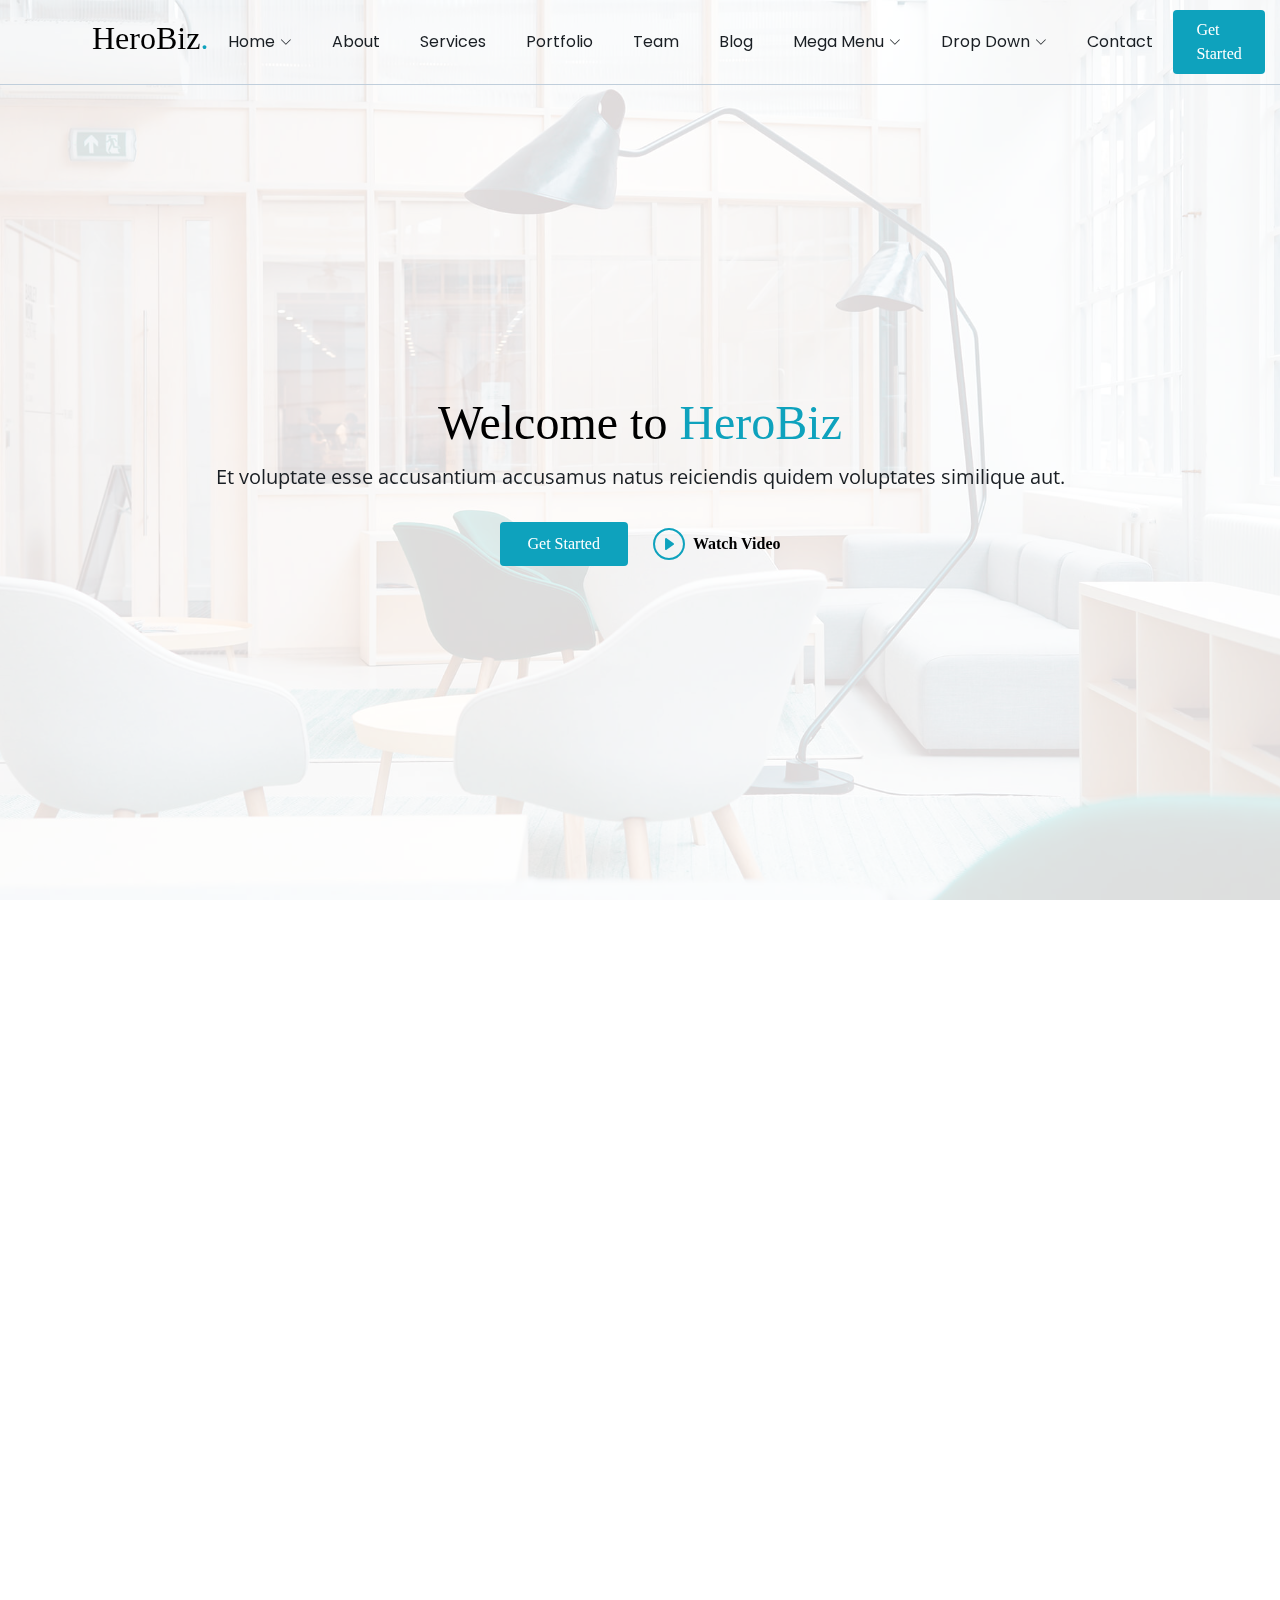
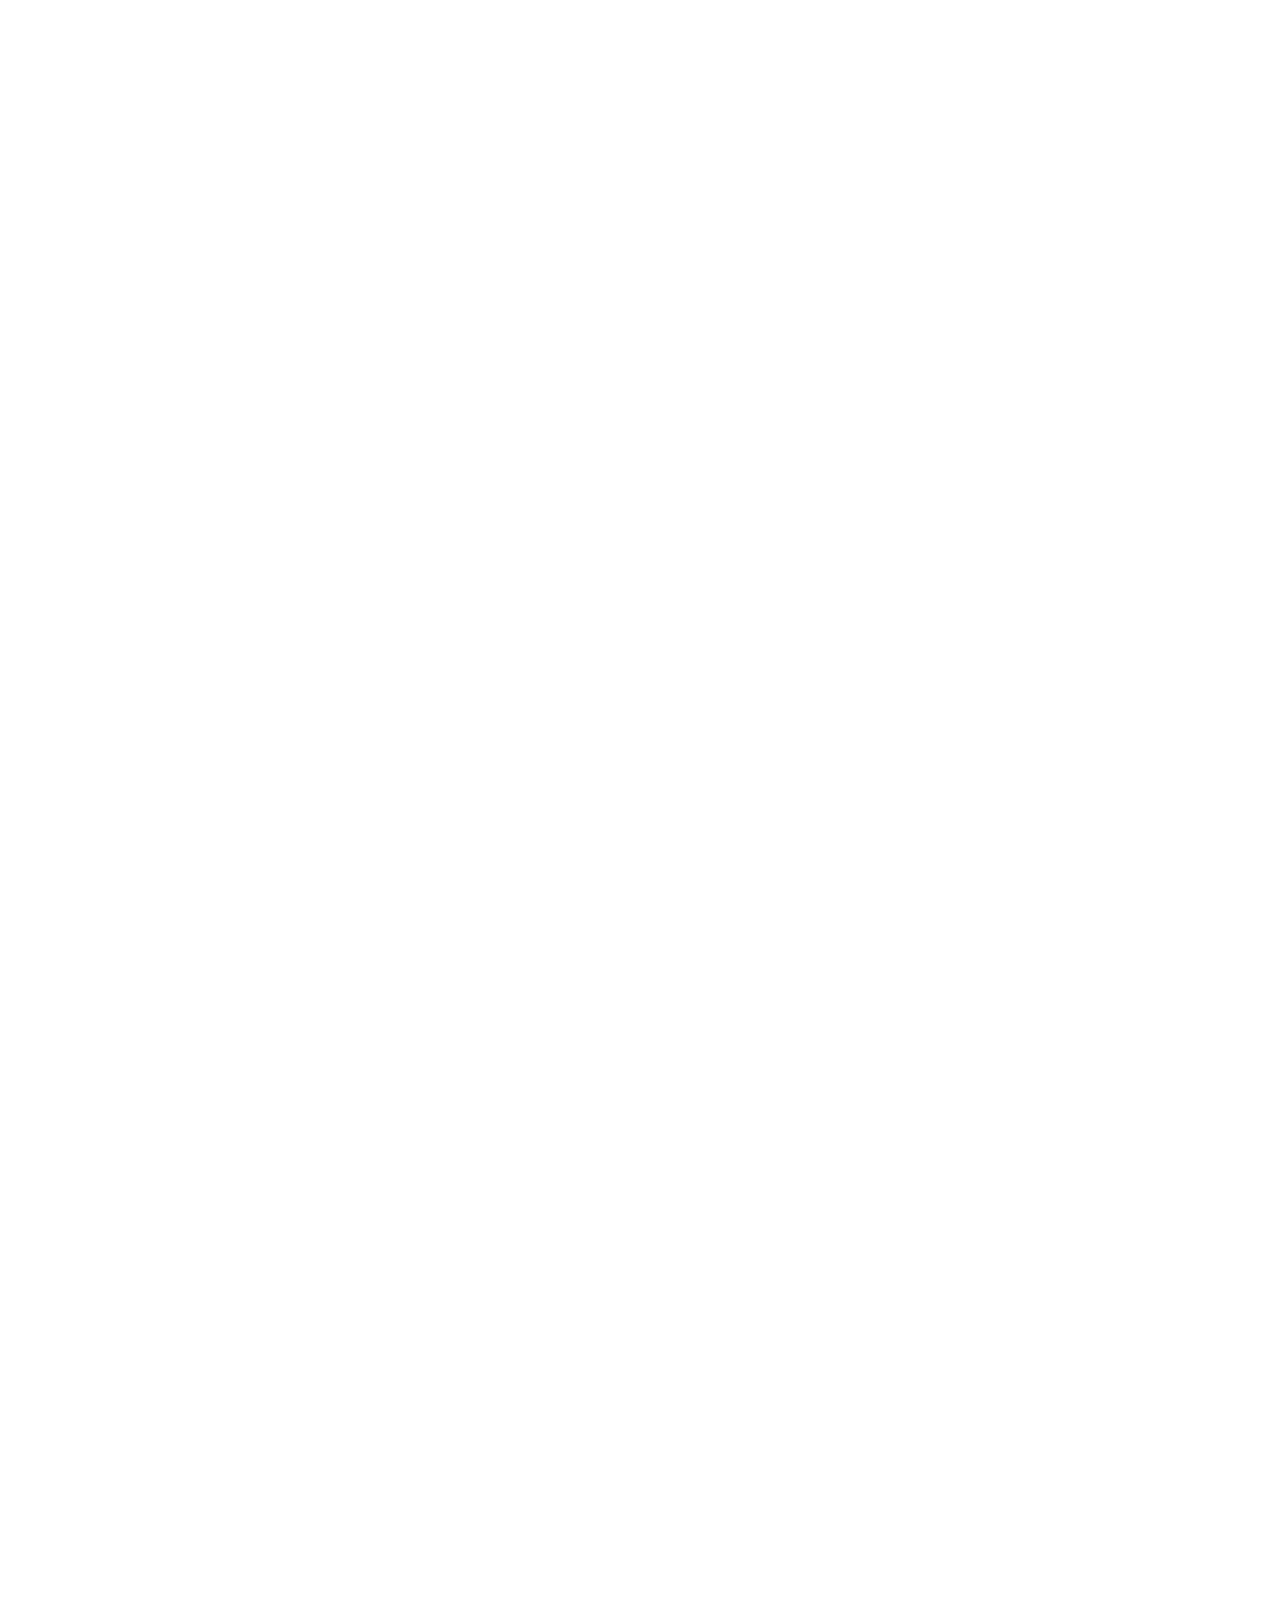
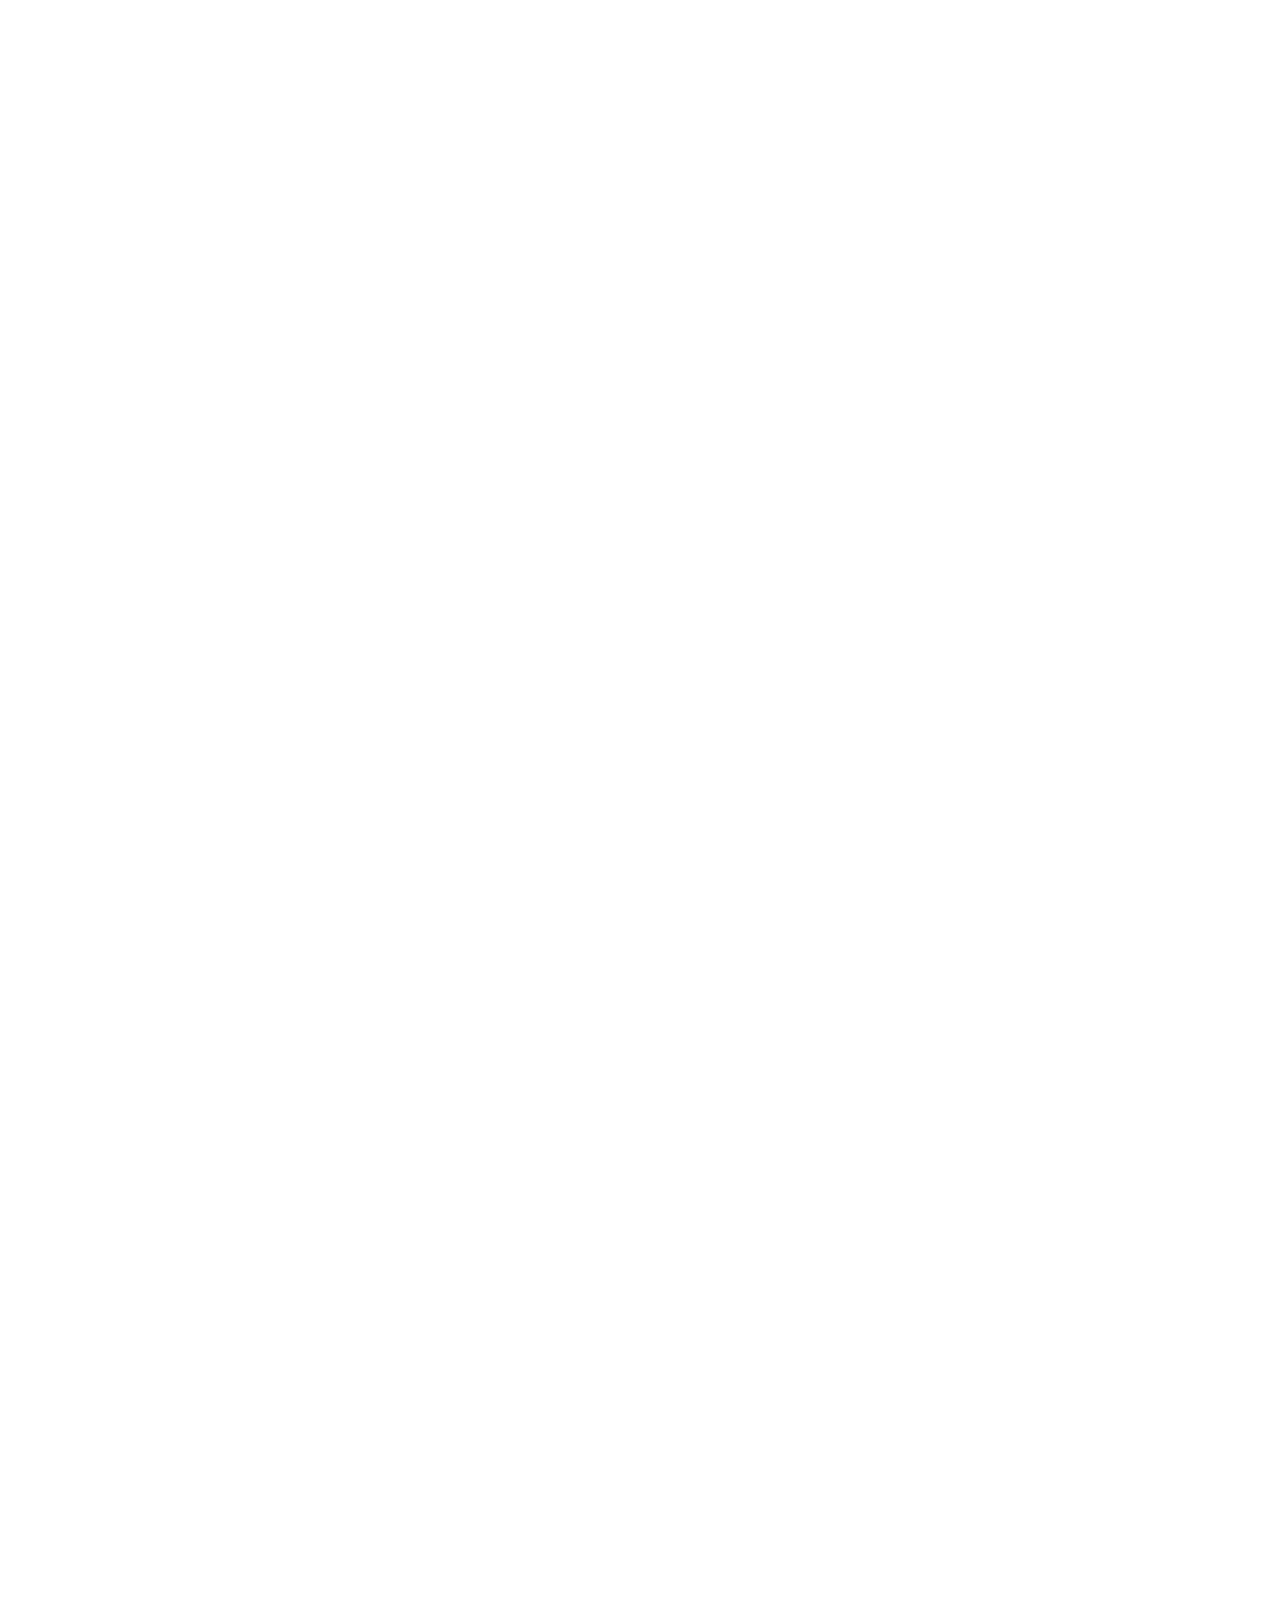
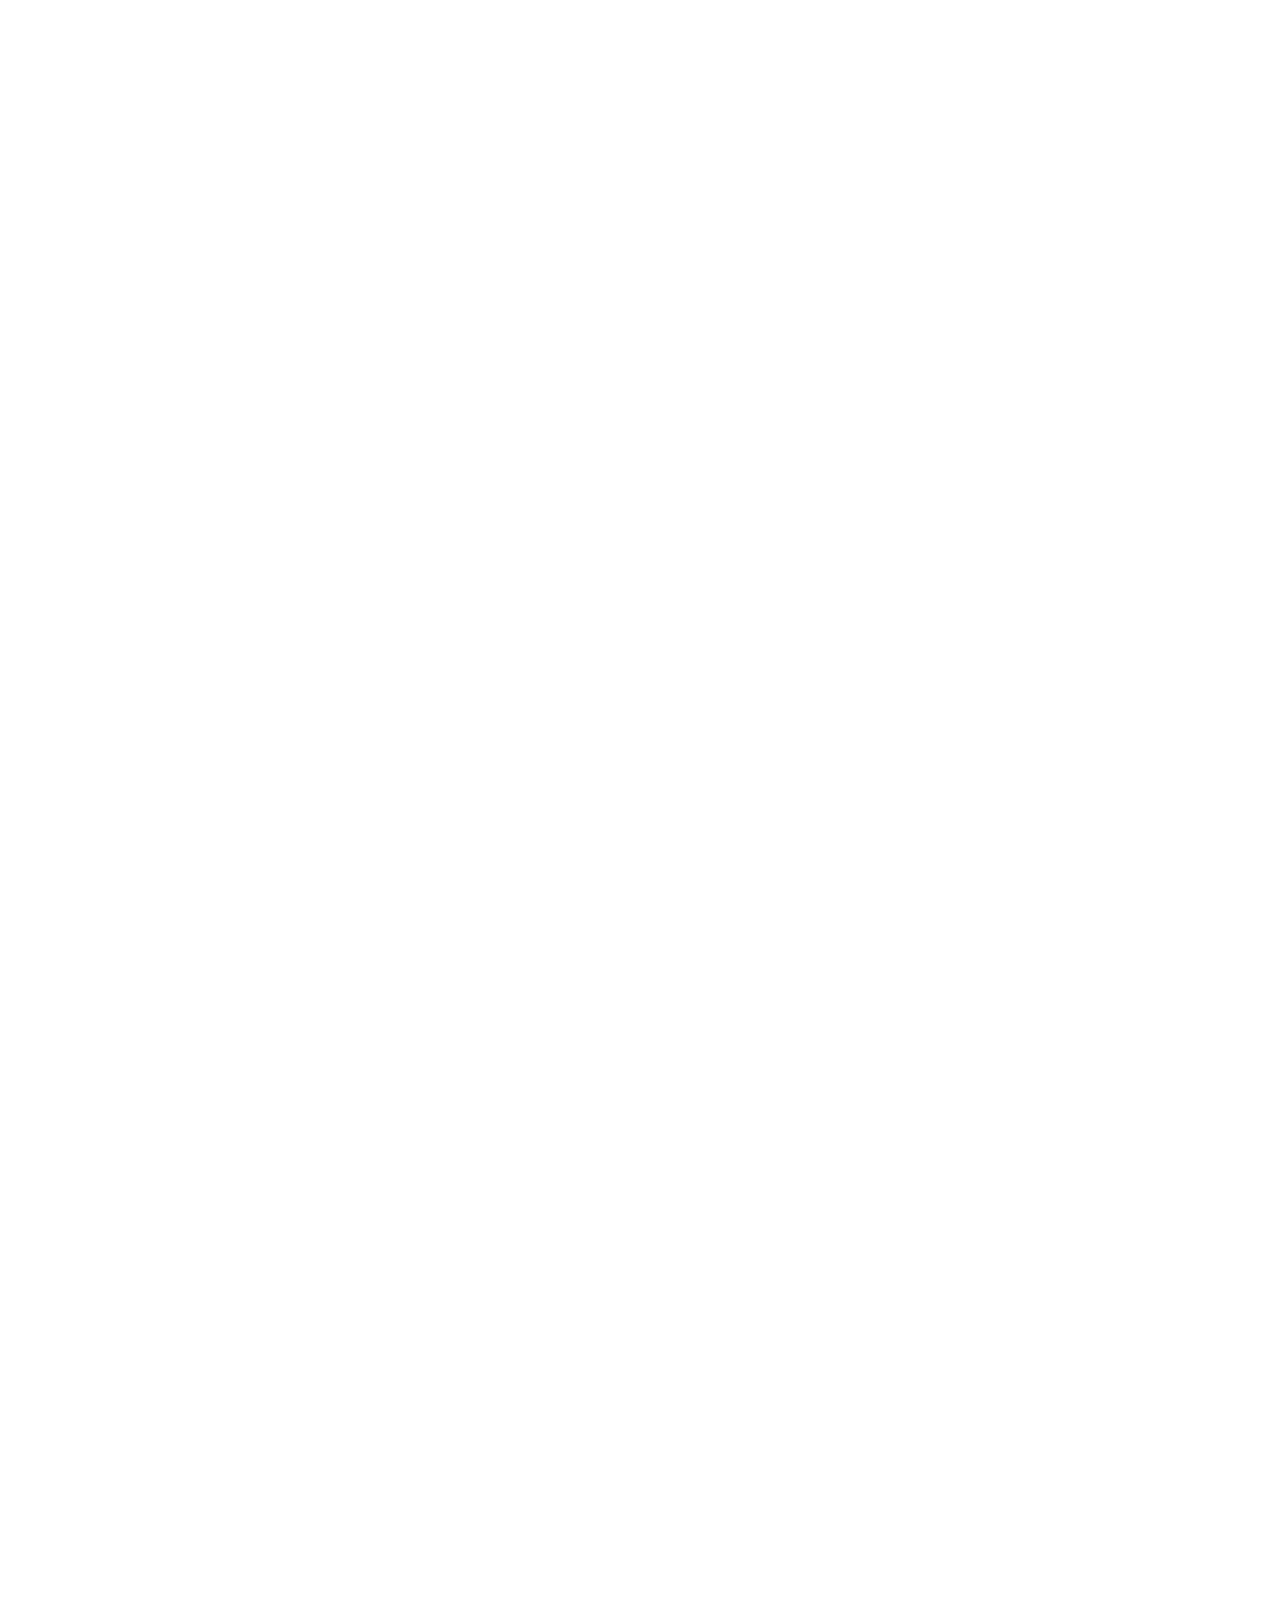
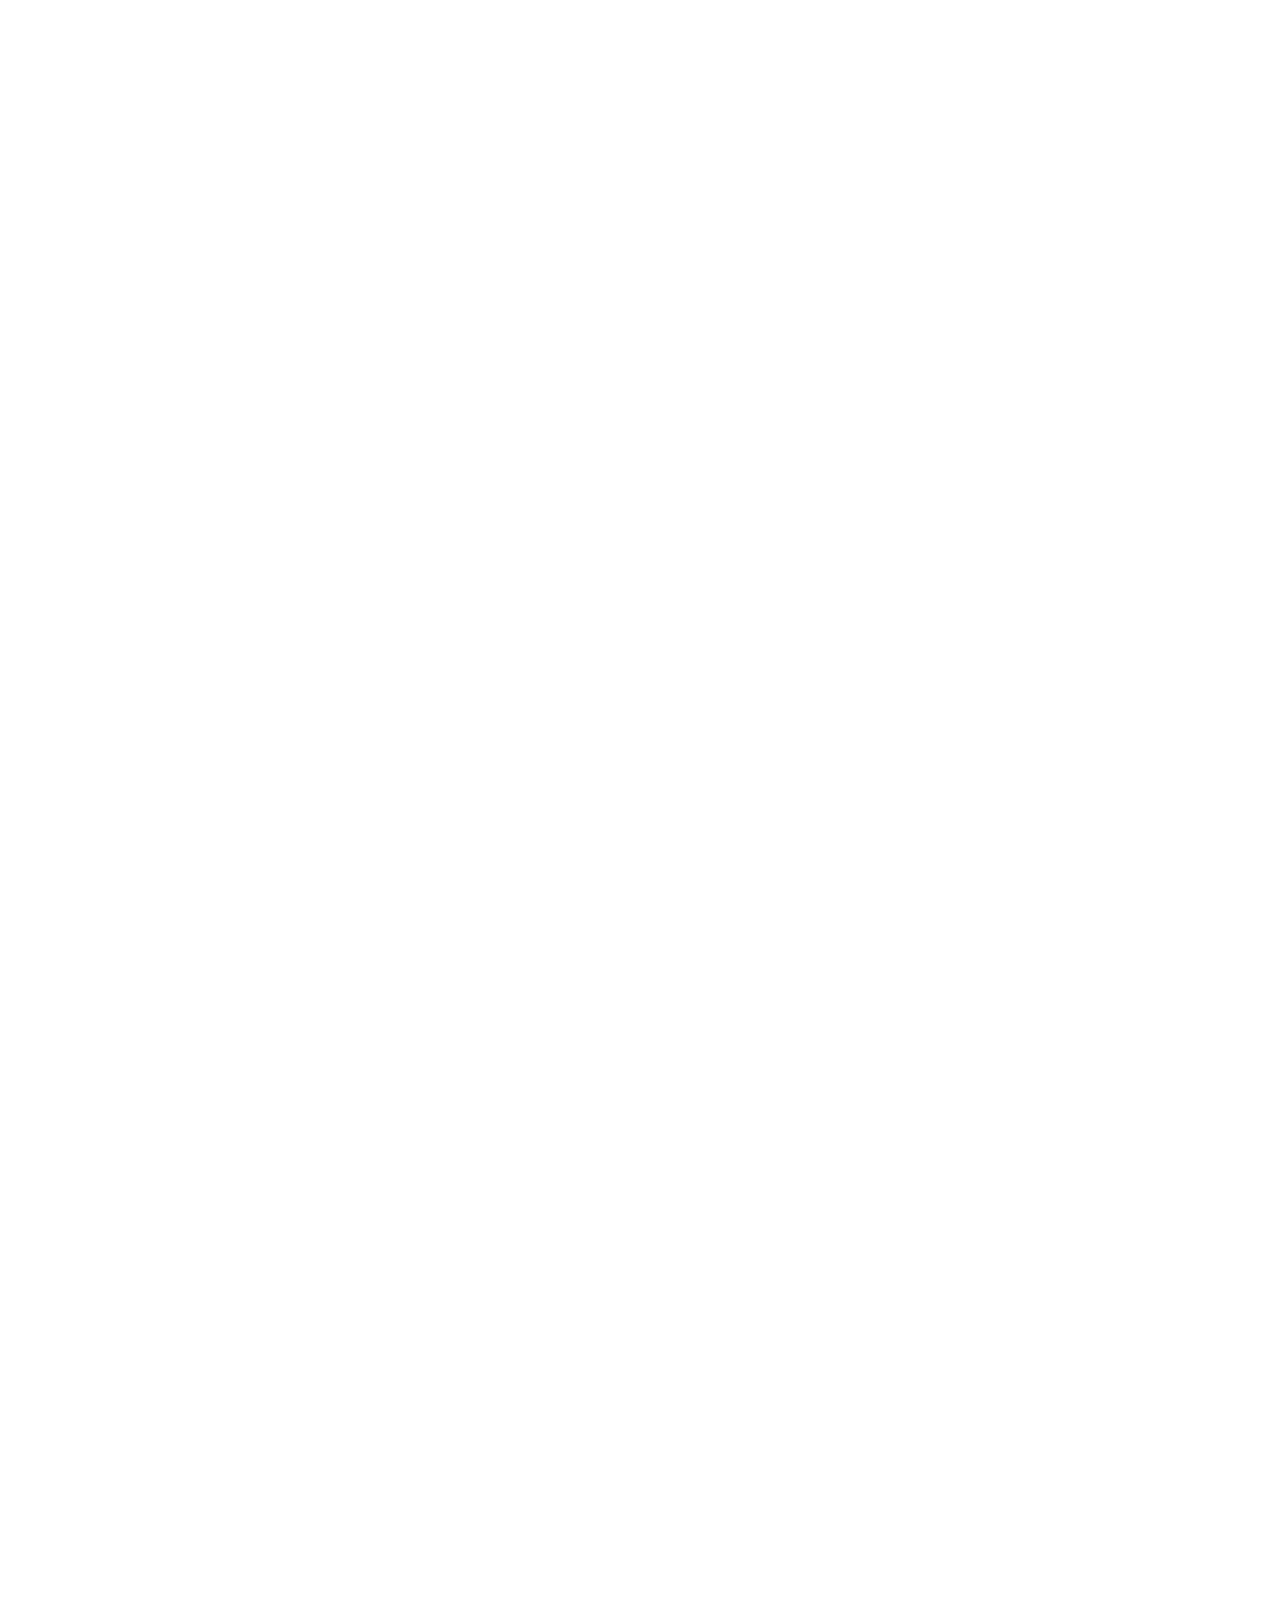
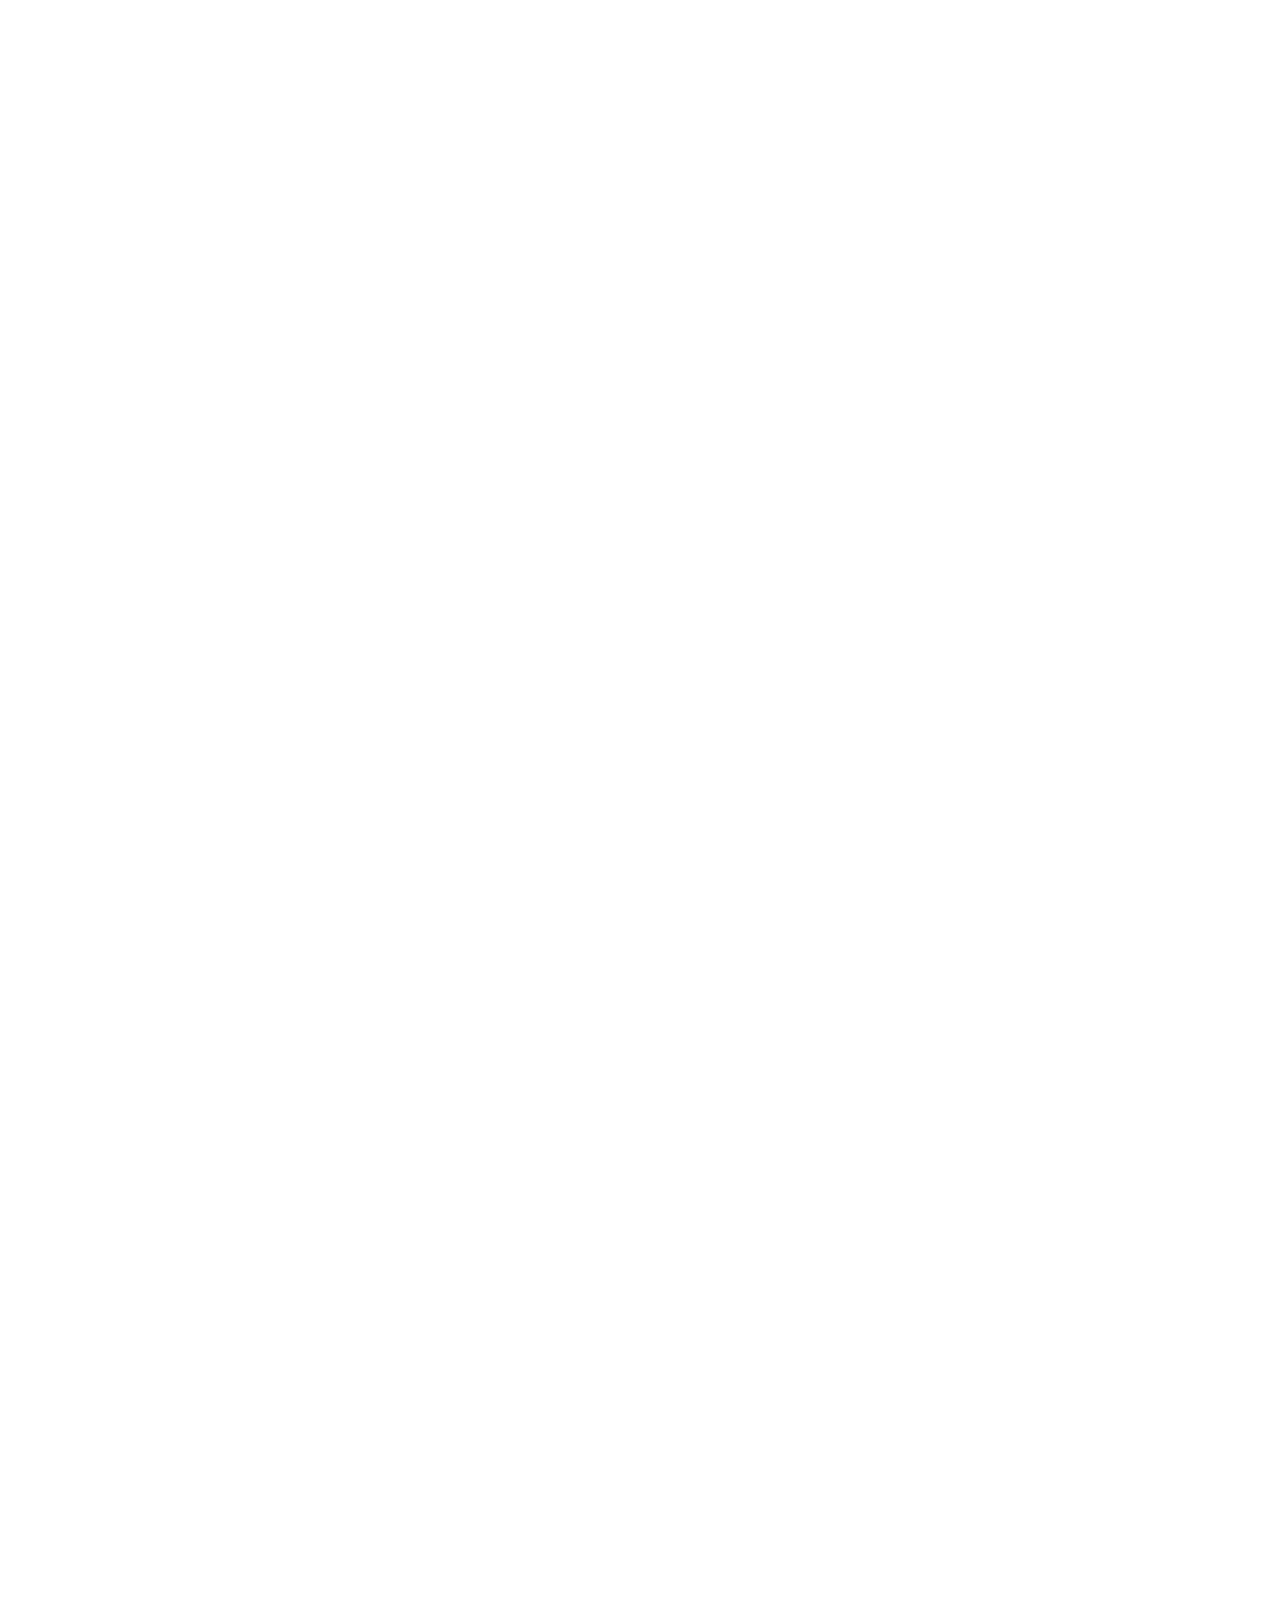
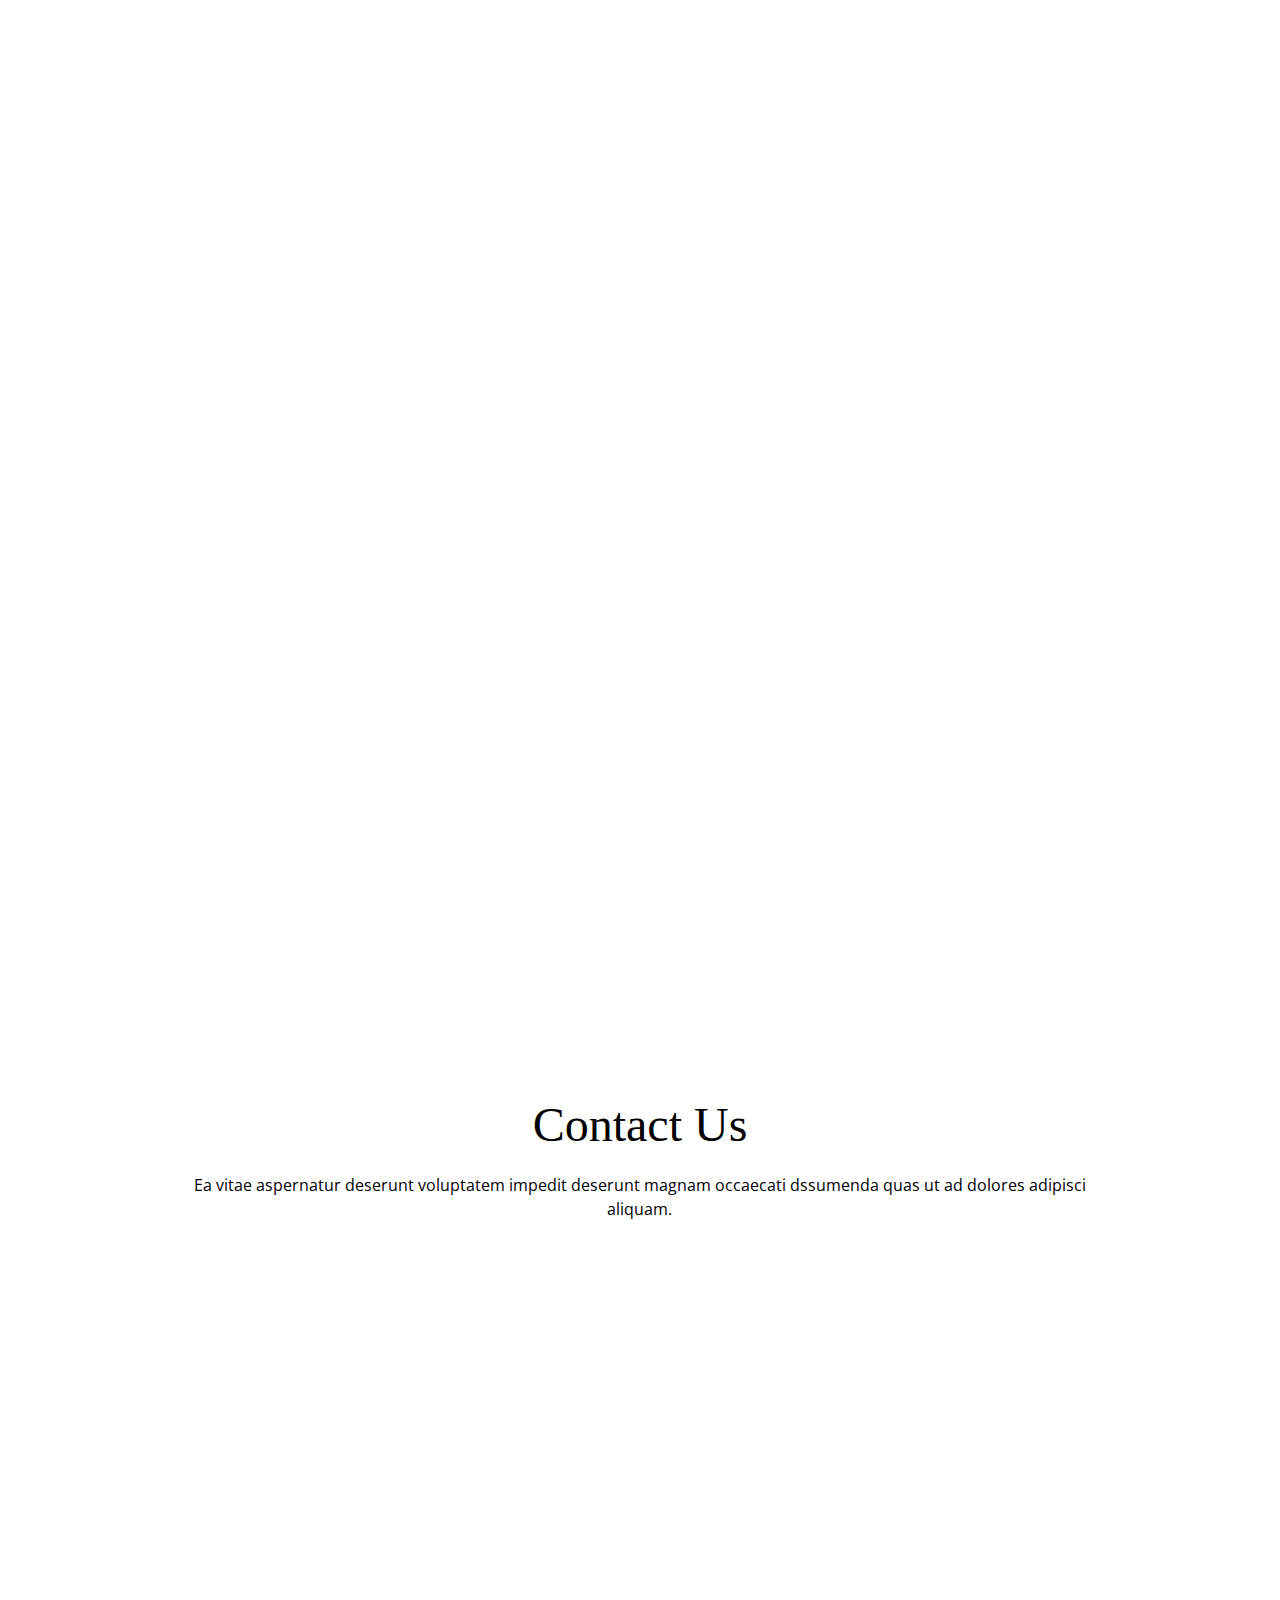
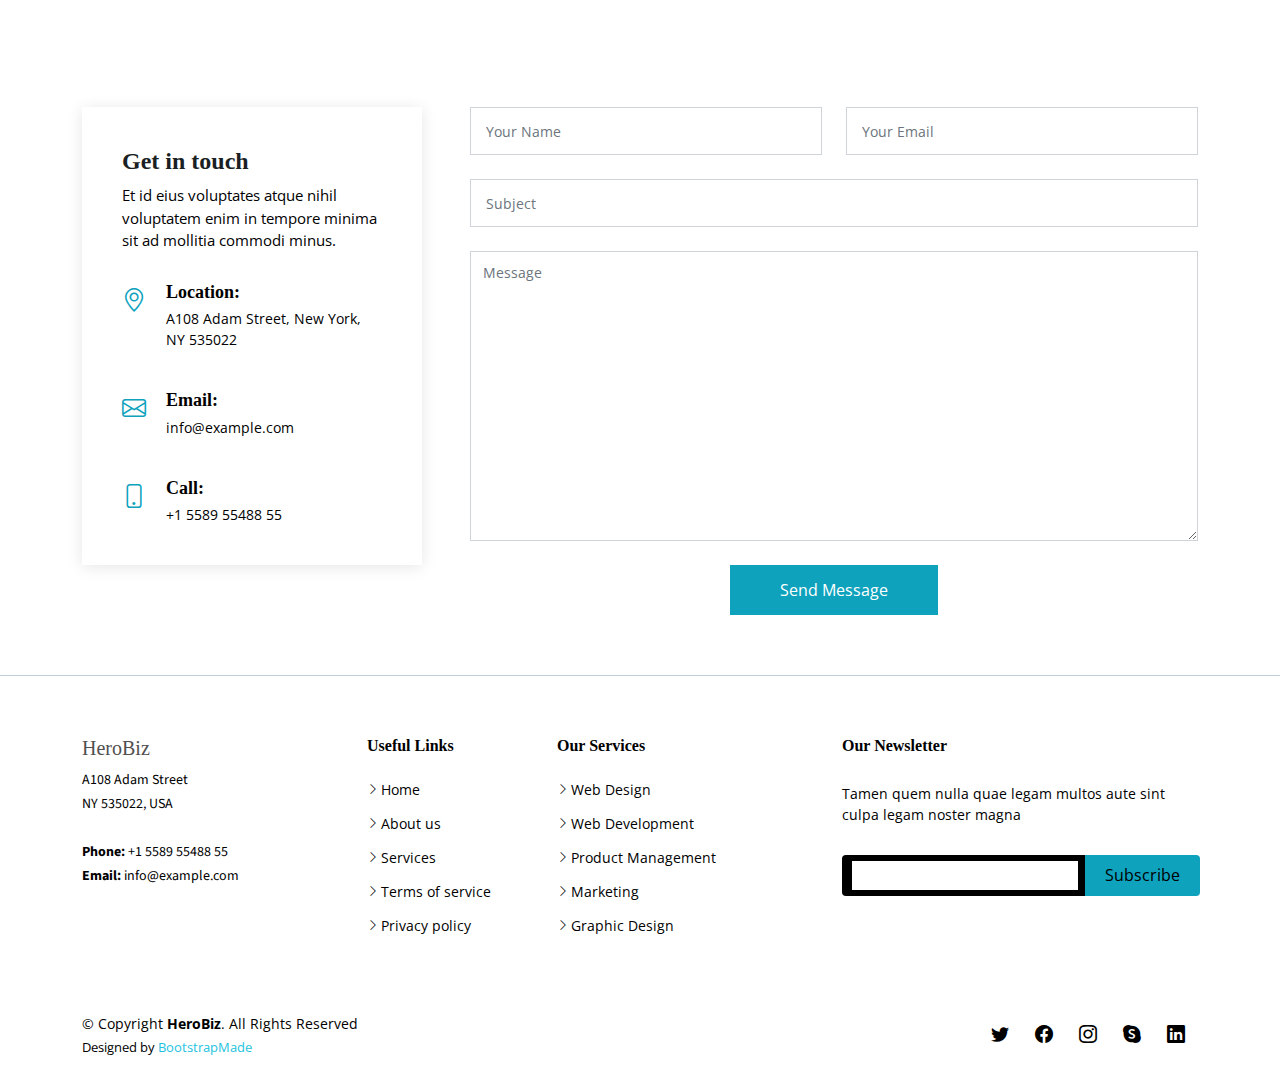
<file: index-3.html>
<!DOCTYPE html>
<html lang="en">

<head>
  <meta charset="utf-8">
  <meta content="width=device-width, initial-scale=1.0" name="viewport">

  <title>HeroBiz Bootstrap Template - Home 3</title>
  <meta content="" name="description">
  <meta content="" name="keywords">

  <!-- Favicons -->
  <link href="assets/img/favicon.png" rel="icon">
  <link href="assets/img/apple-touch-icon.png" rel="apple-touch-icon">

  <!-- Google Fonts -->
  <link rel="preconnect" href="https://fonts.googleapis.com">
  <link rel="preconnect" href="https://fonts.gstatic.com" crossorigin>
  <link href="https://fonts.googleapis.com/css2?family=Open+Sans:ital,wght@0,300;0,400;0,500;0,600;0,700;1,300;1,400;1,500;1,600;1,700&family=Poppins:ital,wght@0,300;0,400;0,500;0,600;0,700;1,300;1,400;1,500;1,600;1,700&family=Source+Sans+Pro:ital,wght@0,300;0,400;0,600;0,700;1,300;1,400;1,600;1,700&display=swap" rel="stylesheet">

  <!-- Vendor CSS Files -->
  <link href="assets/vendor/bootstrap/css/bootstrap.min.css" rel="stylesheet">
  <link href="assets/vendor/bootstrap-icons/bootstrap-icons.css" rel="stylesheet">
  <link href="assets/vendor/aos/aos.css" rel="stylesheet">
  <link href="assets/vendor/glightbox/css/glightbox.min.css" rel="stylesheet">
  <link href="assets/vendor/swiper/swiper-bundle.min.css" rel="stylesheet">

  <!-- Variables CSS Files. Uncomment your preferred color scheme -->
  <link href="assets/css/variables.css" rel="stylesheet">
  <!-- <link href="assets/css/variables-blue.css" rel="stylesheet"> -->
  <!-- <link href="assets/css/variables-green.css" rel="stylesheet"> -->
  <!-- <link href="assets/css/variables-orange.css" rel="stylesheet"> -->
  <!-- <link href="assets/css/variables-purple.css" rel="stylesheet"> -->
  <!-- <link href="assets/css/variables-red.css" rel="stylesheet"> -->
  <!-- <link href="assets/css/variables-pink.css" rel="stylesheet"> -->

  <!-- Template Main CSS File -->
  <link href="assets/css/main.css" rel="stylesheet">

  <!-- =======================================================
  * Template Name: HeroBiz
  * Updated: Mar 10 2023 with Bootstrap v5.2.3
  * Template URL: https://bootstrapmade.com/herobiz-bootstrap-business-template/
  * Author: BootstrapMade.com
  * License: https://bootstrapmade.com/license/
  ======================================================== -->
</head>

<body>

  <!-- ======= Header ======= -->
  <header id="header" class="header fixed-top" data-scrollto-offset="0">
    <div class="container-fluid d-flex align-items-center justify-content-between">

      <a href="index.html" class="logo d-flex align-items-center scrollto me-auto me-lg-0">
        <!-- Uncomment the line below if you also wish to use an image logo -->
        <!-- <img src="assets/img/logo.png" alt=""> -->
        <h1>HeroBiz<span>.</span></h1>
      </a>

      <nav id="navbar" class="navbar">
        <ul>

          <li class="dropdown"><a href="#"><span>Home</span> <i class="bi bi-chevron-down dropdown-indicator"></i></a>
            <ul>
              <li><a href="index.html">Home 1 - index.html</a></li>
              <li><a href="index-2.html">Home 2 - index-2.html</a></li>
              <li><a href="index-3.html" class="active">Home 3 - index-3.html</a></li>
              <li><a href="index-4.html">Home 4 - index-4.html</a></li>
            </ul>
          </li>

          <li><a class="nav-link scrollto" href="index.html#about">About</a></li>
          <li><a class="nav-link scrollto" href="index.html#services">Services</a></li>
          <li><a class="nav-link scrollto" href="index.html#portfolio">Portfolio</a></li>
          <li><a class="nav-link scrollto" href="index.html#team">Team</a></li>
          <li><a href="blog.html">Blog</a></li>
          <li class="dropdown megamenu"><a href="#"><span>Mega Menu</span> <i class="bi bi-chevron-down dropdown-indicator"></i></a>
            <ul>
              <li>
                <a href="#">Column 1 link 1</a>
                <a href="#">Column 1 link 2</a>
                <a href="#">Column 1 link 3</a>
              </li>
              <li>
                <a href="#">Column 2 link 1</a>
                <a href="#">Column 2 link 2</a>
                <a href="#">Column 3 link 3</a>
              </li>
              <li>
                <a href="#">Column 3 link 1</a>
                <a href="#">Column 3 link 2</a>
                <a href="#">Column 3 link 3</a>
              </li>
              <li>
                <a href="#">Column 4 link 1</a>
                <a href="#">Column 4 link 2</a>
                <a href="#">Column 4 link 3</a>
              </li>
            </ul>
          </li>
          <li class="dropdown"><a href="#"><span>Drop Down</span> <i class="bi bi-chevron-down dropdown-indicator"></i></a>
            <ul>
              <li><a href="#">Drop Down 1</a></li>
              <li class="dropdown"><a href="#"><span>Deep Drop Down</span> <i class="bi bi-chevron-down dropdown-indicator"></i></a>
                <ul>
                  <li><a href="#">Deep Drop Down 1</a></li>
                  <li><a href="#">Deep Drop Down 2</a></li>
                  <li><a href="#">Deep Drop Down 3</a></li>
                  <li><a href="#">Deep Drop Down 4</a></li>
                  <li><a href="#">Deep Drop Down 5</a></li>
                </ul>
              </li>
              <li><a href="#">Drop Down 2</a></li>
              <li><a href="#">Drop Down 3</a></li>
              <li><a href="#">Drop Down 4</a></li>
            </ul>
          </li>
          <li><a class="nav-link scrollto" href="index.html#contact">Contact</a></li>
        </ul>
        <i class="bi bi-list mobile-nav-toggle d-none"></i>
      </nav><!-- .navbar -->

      <a class="btn-getstarted scrollto" href="index.html#about">Get Started</a>

    </div>
  </header><!-- End Header -->

  <section id="hero-fullscreen" class="hero-fullscreen d-flex align-items-center">
    <div class="container d-flex flex-column align-items-center position-relative" data-aos="zoom-out">
      <h2>Welcome to <span>HeroBiz</span></h2>
      <p>Et voluptate esse accusantium accusamus natus reiciendis quidem voluptates similique aut.</p>
      <div class="d-flex">
        <a href="#about" class="btn-get-started scrollto">Get Started</a>
        <a href="https://www.youtube.com/watch?v=LXb3EKWsInQ" class="glightbox btn-watch-video d-flex align-items-center"><i class="bi bi-play-circle"></i><span>Watch Video</span></a>
      </div>
    </div>
  </section>

  <main id="main">

    <!-- ======= Featured Services Section ======= -->
    <section id="featured-services" class="featured-services">
      <div class="container">

        <div class="row gy-4">

          <div class="col-xl-3 col-md-6 d-flex" data-aos="zoom-out">
            <div class="service-item position-relative">
              <div class="icon"><i class="bi bi-activity icon"></i></div>
              <h4><a href="" class="stretched-link">Lorem Ipsum</a></h4>
              <p>Voluptatum deleniti atque corrupti quos dolores et quas molestias excepturi</p>
            </div>
          </div><!-- End Service Item -->

          <div class="col-xl-3 col-md-6 d-flex" data-aos="zoom-out" data-aos-delay="200">
            <div class="service-item position-relative">
              <div class="icon"><i class="bi bi-bounding-box-circles icon"></i></div>
              <h4><a href="" class="stretched-link">Sed ut perspici</a></h4>
              <p>Duis aute irure dolor in reprehenderit in voluptate velit esse cillum dolore</p>
            </div>
          </div><!-- End Service Item -->

          <div class="col-xl-3 col-md-6 d-flex" data-aos="zoom-out" data-aos-delay="400">
            <div class="service-item position-relative">
              <div class="icon"><i class="bi bi-calendar4-week icon"></i></div>
              <h4><a href="" class="stretched-link">Magni Dolores</a></h4>
              <p>Excepteur sint occaecat cupidatat non proident, sunt in culpa qui officia</p>
            </div>
          </div><!-- End Service Item -->

          <div class="col-xl-3 col-md-6 d-flex" data-aos="zoom-out" data-aos-delay="600">
            <div class="service-item position-relative">
              <div class="icon"><i class="bi bi-broadcast icon"></i></div>
              <h4><a href="" class="stretched-link">Nemo Enim</a></h4>
              <p>At vero eos et accusamus et iusto odio dignissimos ducimus qui blanditiis</p>
            </div>
          </div><!-- End Service Item -->

        </div>

      </div>
    </section><!-- End Featured Services Section -->

    <!-- ======= About Section ======= -->
    <section id="about" class="about">
      <div class="container" data-aos="fade-up">

        <div class="section-header">
          <h2>About Us</h2>
          <p>Architecto nobis eos vel nam quidem vitae temporibus voluptates qui hic deserunt iusto omnis nam voluptas asperiores sequi tenetur dolores incidunt enim voluptatem magnam cumque fuga.</p>
        </div>

        <div class="row g-4 g-lg-5" data-aos="fade-up" data-aos-delay="200">

          <div class="col-lg-5">
            <div class="about-img">
              <img src="assets/img/about.jpg" class="img-fluid" alt="">
            </div>
          </div>

          <div class="col-lg-7">
            <h3 class="pt-0 pt-lg-5">Neque officiis dolore maiores et exercitationem quae est seda lidera pat claero</h3>

            <!-- Tabs -->
            <ul class="nav nav-pills mb-3">
              <li><a class="nav-link active" data-bs-toggle="pill" href="#tab1">Saepe fuga</a></li>
              <li><a class="nav-link" data-bs-toggle="pill" href="#tab2">Voluptates</a></li>
              <li><a class="nav-link" data-bs-toggle="pill" href="#tab3">Corrupti</a></li>
            </ul><!-- End Tabs -->

            <!-- Tab Content -->
            <div class="tab-content">

              <div class="tab-pane fade show active" id="tab1">

                <p class="fst-italic">Consequuntur inventore voluptates consequatur aut vel et. Eos doloribus expedita. Sapiente atque consequatur minima nihil quae aspernatur quo suscipit voluptatem.</p>

                <div class="d-flex align-items-center mt-4">
                  <i class="bi bi-check2"></i>
                  <h4>Repudiandae rerum velit modi et officia quasi facilis</h4>
                </div>
                <p>Laborum omnis voluptates voluptas qui sit aliquam blanditiis. Sapiente minima commodi dolorum non eveniet magni quaerat nemo et.</p>

                <div class="d-flex align-items-center mt-4">
                  <i class="bi bi-check2"></i>
                  <h4>Incidunt non veritatis illum ea ut nisi</h4>
                </div>
                <p>Non quod totam minus repellendus autem sint velit. Rerum debitis facere soluta tenetur. Iure molestiae assumenda sunt qui inventore eligendi voluptates nisi at. Dolorem quo tempora. Quia et perferendis.</p>

                <div class="d-flex align-items-center mt-4">
                  <i class="bi bi-check2"></i>
                  <h4>Omnis ab quia nemo dignissimos rem eum quos..</h4>
                </div>
                <p>Eius alias aut cupiditate. Dolor voluptates animi ut blanditiis quos nam. Magnam officia aut ut alias quo explicabo ullam esse. Sunt magnam et dolorem eaque magnam odit enim quaerat. Vero error error voluptatem eum.</p>

              </div><!-- End Tab 1 Content -->

              <div class="tab-pane fade show" id="tab2">

                <p class="fst-italic">Consequuntur inventore voluptates consequatur aut vel et. Eos doloribus expedita. Sapiente atque consequatur minima nihil quae aspernatur quo suscipit voluptatem.</p>

                <div class="d-flex align-items-center mt-4">
                  <i class="bi bi-check2"></i>
                  <h4>Repudiandae rerum velit modi et officia quasi facilis</h4>
                </div>
                <p>Laborum omnis voluptates voluptas qui sit aliquam blanditiis. Sapiente minima commodi dolorum non eveniet magni quaerat nemo et.</p>

                <div class="d-flex align-items-center mt-4">
                  <i class="bi bi-check2"></i>
                  <h4>Incidunt non veritatis illum ea ut nisi</h4>
                </div>
                <p>Non quod totam minus repellendus autem sint velit. Rerum debitis facere soluta tenetur. Iure molestiae assumenda sunt qui inventore eligendi voluptates nisi at. Dolorem quo tempora. Quia et perferendis.</p>

                <div class="d-flex align-items-center mt-4">
                  <i class="bi bi-check2"></i>
                  <h4>Omnis ab quia nemo dignissimos rem eum quos..</h4>
                </div>
                <p>Eius alias aut cupiditate. Dolor voluptates animi ut blanditiis quos nam. Magnam officia aut ut alias quo explicabo ullam esse. Sunt magnam et dolorem eaque magnam odit enim quaerat. Vero error error voluptatem eum.</p>

              </div><!-- End Tab 2 Content -->

              <div class="tab-pane fade show" id="tab3">

                <p class="fst-italic">Consequuntur inventore voluptates consequatur aut vel et. Eos doloribus expedita. Sapiente atque consequatur minima nihil quae aspernatur quo suscipit voluptatem.</p>

                <div class="d-flex align-items-center mt-4">
                  <i class="bi bi-check2"></i>
                  <h4>Repudiandae rerum velit modi et officia quasi facilis</h4>
                </div>
                <p>Laborum omnis voluptates voluptas qui sit aliquam blanditiis. Sapiente minima commodi dolorum non eveniet magni quaerat nemo et.</p>

                <div class="d-flex align-items-center mt-4">
                  <i class="bi bi-check2"></i>
                  <h4>Incidunt non veritatis illum ea ut nisi</h4>
                </div>
                <p>Non quod totam minus repellendus autem sint velit. Rerum debitis facere soluta tenetur. Iure molestiae assumenda sunt qui inventore eligendi voluptates nisi at. Dolorem quo tempora. Quia et perferendis.</p>

                <div class="d-flex align-items-center mt-4">
                  <i class="bi bi-check2"></i>
                  <h4>Omnis ab quia nemo dignissimos rem eum quos..</h4>
                </div>
                <p>Eius alias aut cupiditate. Dolor voluptates animi ut blanditiis quos nam. Magnam officia aut ut alias quo explicabo ullam esse. Sunt magnam et dolorem eaque magnam odit enim quaerat. Vero error error voluptatem eum.</p>

              </div><!-- End Tab 3 Content -->

            </div>

          </div>

        </div>

      </div>
    </section><!-- End About Section -->

    <!-- ======= Clients Section ======= -->
    <section id="clients" class="clients">
      <div class="container" data-aos="zoom-out">

        <div class="clients-slider swiper">
          <div class="swiper-wrapper align-items-center">
            <div class="swiper-slide"><img src="assets/img/clients/client-1.png" class="img-fluid" alt=""></div>
            <div class="swiper-slide"><img src="assets/img/clients/client-2.png" class="img-fluid" alt=""></div>
            <div class="swiper-slide"><img src="assets/img/clients/client-3.png" class="img-fluid" alt=""></div>
            <div class="swiper-slide"><img src="assets/img/clients/client-4.png" class="img-fluid" alt=""></div>
            <div class="swiper-slide"><img src="assets/img/clients/client-5.png" class="img-fluid" alt=""></div>
            <div class="swiper-slide"><img src="assets/img/clients/client-6.png" class="img-fluid" alt=""></div>
            <div class="swiper-slide"><img src="assets/img/clients/client-7.png" class="img-fluid" alt=""></div>
            <div class="swiper-slide"><img src="assets/img/clients/client-8.png" class="img-fluid" alt=""></div>
          </div>
        </div>

      </div>
    </section><!-- End Clients Section -->

    <!-- ======= Call To Action Section ======= -->
    <section id="cta" class="cta">
      <div class="container" data-aos="zoom-out">

        <div class="row g-5">

          <div class="col-lg-8 col-md-6 content d-flex flex-column justify-content-center order-last order-md-first">
            <h3>Alias sunt quas <em>Cupiditate</em> oluptas hic minima</h3>
            <p> Duis aute irure dolor in reprehenderit in voluptate velit esse cillum dolore eu fugiat nulla pariatur. Excepteur sint occaecat cupidatat non proident, sunt in culpa qui officia deserunt mollit anim id est laborum.</p>
            <a class="cta-btn align-self-start" href="#">Call To Action</a>
          </div>

          <div class="col-lg-4 col-md-6 order-first order-md-last d-flex align-items-center">
            <div class="img">
              <img src="assets/img/cta.jpg" alt="" class="img-fluid">
            </div>
          </div>

        </div>

      </div>
    </section><!-- End Call To Action Section -->

    <!-- ======= On Focus Section ======= -->
    <section id="onfocus" class="onfocus">
      <div class="container-fluid p-0" data-aos="fade-up">

        <div class="row g-0">
          <div class="col-lg-6 video-play position-relative">
            <a href="https://www.youtube.com/watch?v=LXb3EKWsInQ" class="glightbox play-btn"></a>
          </div>
          <div class="col-lg-6">
            <div class="content d-flex flex-column justify-content-center h-100">
              <h3>Voluptatem dignissimos provident quasi corporis</h3>
              <p class="fst-italic">
                Lorem ipsum dolor sit amet, consectetur adipiscing elit, sed do eiusmod tempor incididunt ut labore et dolore
                magna aliqua.
              </p>
              <ul>
                <li><i class="bi bi-check-circle"></i> Ullamco laboris nisi ut aliquip ex ea commodo consequat.</li>
                <li><i class="bi bi-check-circle"></i> Duis aute irure dolor in reprehenderit in voluptate velit.</li>
                <li><i class="bi bi-check-circle"></i> Ullamco laboris nisi ut aliquip ex ea commodo consequat. Duis aute irure dolor in reprehenderit in voluptate trideta storacalaperda mastiro dolore eu fugiat nulla pariatur.</li>
              </ul>
              <a href="#" class="read-more align-self-start"><span>Read More</span><i class="bi bi-arrow-right"></i></a>
            </div>
          </div>
        </div>

      </div>
    </section><!-- End On Focus Section -->

    <!-- ======= Features Section ======= -->
    <section id="features" class="features">
      <div class="container" data-aos="fade-up">

        <ul class="nav nav-tabs row gy-4 d-flex">

          <li class="nav-item col-6 col-md-4 col-lg-2">
            <a class="nav-link active show" data-bs-toggle="tab" data-bs-target="#tab-1">
              <i class="bi bi-binoculars color-cyan"></i>
              <h4>Modinest</h4>
            </a>
          </li><!-- End Tab 1 Nav -->

          <li class="nav-item col-6 col-md-4 col-lg-2">
            <a class="nav-link" data-bs-toggle="tab" data-bs-target="#tab-2">
              <i class="bi bi-box-seam color-indigo"></i>
              <h4>Undaesenti</h4>
            </a>
          </li><!-- End Tab 2 Nav -->

          <li class="nav-item col-6 col-md-4 col-lg-2">
            <a class="nav-link" data-bs-toggle="tab" data-bs-target="#tab-3">
              <i class="bi bi-brightness-high color-teal"></i>
              <h4>Pariatur</h4>
            </a>
          </li><!-- End Tab 3 Nav -->

          <li class="nav-item col-6 col-md-4 col-lg-2">
            <a class="nav-link" data-bs-toggle="tab" data-bs-target="#tab-4">
              <i class="bi bi-command color-red"></i>
              <h4>Nostrum</h4>
            </a>
          </li><!-- End Tab 4 Nav -->

          <li class="nav-item col-6 col-md-4 col-lg-2">
            <a class="nav-link" data-bs-toggle="tab" data-bs-target="#tab-5">
              <i class="bi bi-easel color-blue"></i>
              <h4>Adipiscing</h4>
            </a>
          </li><!-- End Tab 5 Nav -->

          <li class="nav-item col-6 col-md-4 col-lg-2">
            <a class="nav-link" data-bs-toggle="tab" data-bs-target="#tab-6">
              <i class="bi bi-map color-orange"></i>
              <h4>Reprehit</h4>
            </a>
          </li><!-- End Tab 6 Nav -->

        </ul>

        <div class="tab-content">

          <div class="tab-pane active show" id="tab-1">
            <div class="row gy-4">
              <div class="col-lg-8 order-2 order-lg-1" data-aos="fade-up" data-aos-delay="100">
                <h3>Modinest</h3>
                <p class="fst-italic">
                  Lorem ipsum dolor sit amet, consectetur adipiscing elit, sed do eiusmod tempor incididunt ut labore et dolore
                  magna aliqua.
                </p>
                <ul>
                  <li><i class="bi bi-check-circle-fill"></i> Ullamco laboris nisi ut aliquip ex ea commodo consequat.</li>
                  <li><i class="bi bi-check-circle-fill"></i> Duis aute irure dolor in reprehenderit in voluptate velit.</li>
                  <li><i class="bi bi-check-circle-fill"></i> Ullamco laboris nisi ut aliquip ex ea commodo consequat. Duis aute irure dolor in reprehenderit in voluptate trideta storacalaperda mastiro dolore eu fugiat nulla pariatur.</li>
                </ul>
                <p>
                  Ullamco laboris nisi ut aliquip ex ea commodo consequat. Duis aute irure dolor in reprehenderit in voluptate
                  velit esse cillum dolore eu fugiat nulla pariatur. Excepteur sint occaecat cupidatat non proident, sunt in
                  culpa qui officia deserunt mollit anim id est laborum
                </p>
              </div>
              <div class="col-lg-4 order-1 order-lg-2 text-center" data-aos="fade-up" data-aos-delay="200">
                <img src="assets/img/features-1.svg" alt="" class="img-fluid">
              </div>
            </div>
          </div><!-- End Tab Content 1 -->

          <div class="tab-pane" id="tab-2">
            <div class="row gy-4">
              <div class="col-lg-8 order-2 order-lg-1">
                <h3>Undaesenti</h3>
                <p>
                  Ullamco laboris nisi ut aliquip ex ea commodo consequat. Duis aute irure dolor in reprehenderit in voluptate
                  velit esse cillum dolore eu fugiat nulla pariatur. Excepteur sint occaecat cupidatat non proident, sunt in
                  culpa qui officia deserunt mollit anim id est laborum
                </p>
                <p class="fst-italic">
                  Lorem ipsum dolor sit amet, consectetur adipiscing elit, sed do eiusmod tempor incididunt ut labore et dolore
                  magna aliqua.
                </p>
                <ul>
                  <li><i class="bi bi-check-circle-fill"></i> Ullamco laboris nisi ut aliquip ex ea commodo consequat.</li>
                  <li><i class="bi bi-check-circle-fill"></i> Duis aute irure dolor in reprehenderit in voluptate velit.</li>
                  <li><i class="bi bi-check-circle-fill"></i> Provident mollitia neque rerum asperiores dolores quos qui a. Ipsum neque dolor voluptate nisi sed.</li>
                  <li><i class="bi bi-check-circle-fill"></i> Ullamco laboris nisi ut aliquip ex ea commodo consequat. Duis aute irure dolor in reprehenderit in voluptate trideta storacalaperda mastiro dolore eu fugiat nulla pariatur.</li>
                </ul>
              </div>
              <div class="col-lg-4 order-1 order-lg-2 text-center">
                <img src="assets/img/features-2.svg" alt="" class="img-fluid">
              </div>
            </div>
          </div><!-- End Tab Content 2 -->

          <div class="tab-pane" id="tab-3">
            <div class="row gy-4">
              <div class="col-lg-8 order-2 order-lg-1">
                <h3>Pariatur</h3>
                <p>
                  Ullamco laboris nisi ut aliquip ex ea commodo consequat. Duis aute irure dolor in reprehenderit in voluptate
                  velit esse cillum dolore eu fugiat nulla pariatur. Excepteur sint occaecat cupidatat non proident, sunt in
                  culpa qui officia deserunt mollit anim id est laborum
                </p>
                <ul>
                  <li><i class="bi bi-check-circle-fill"></i> Ullamco laboris nisi ut aliquip ex ea commodo consequat.</li>
                  <li><i class="bi bi-check-circle-fill"></i> Duis aute irure dolor in reprehenderit in voluptate velit.</li>
                  <li><i class="bi bi-check-circle-fill"></i> Provident mollitia neque rerum asperiores dolores quos qui a. Ipsum neque dolor voluptate nisi sed.</li>
                </ul>
                <p class="fst-italic">
                  Lorem ipsum dolor sit amet, consectetur adipiscing elit, sed do eiusmod tempor incididunt ut labore et dolore
                  magna aliqua.
                </p>
              </div>
              <div class="col-lg-4 order-1 order-lg-2 text-center">
                <img src="assets/img/features-3.svg" alt="" class="img-fluid">
              </div>
            </div>
          </div><!-- End Tab Content 3 -->

          <div class="tab-pane" id="tab-4">
            <div class="row gy-4">
              <div class="col-lg-8 order-2 order-lg-1">
                <h3>Nostrum</h3>
                <p>
                  Ullamco laboris nisi ut aliquip ex ea commodo consequat. Duis aute irure dolor in reprehenderit in voluptate
                  velit esse cillum dolore eu fugiat nulla pariatur. Excepteur sint occaecat cupidatat non proident, sunt in
                  culpa qui officia deserunt mollit anim id est laborum
                </p>
                <p class="fst-italic">
                  Lorem ipsum dolor sit amet, consectetur adipiscing elit, sed do eiusmod tempor incididunt ut labore et dolore
                  magna aliqua.
                </p>
                <ul>
                  <li><i class="bi bi-check-circle-fill"></i> Ullamco laboris nisi ut aliquip ex ea commodo consequat.</li>
                  <li><i class="bi bi-check-circle-fill"></i> Duis aute irure dolor in reprehenderit in voluptate velit.</li>
                  <li><i class="bi bi-check-circle-fill"></i> Ullamco laboris nisi ut aliquip ex ea commodo consequat. Duis aute irure dolor in reprehenderit in voluptate trideta storacalaperda mastiro dolore eu fugiat nulla pariatur.</li>
                </ul>
              </div>
              <div class="col-lg-4 order-1 order-lg-2 text-center">
                <img src="assets/img/features-4.svg" alt="" class="img-fluid">
              </div>
            </div>
          </div><!-- End Tab Content 4 -->

          <div class="tab-pane" id="tab-5">
            <div class="row gy-4">
              <div class="col-lg-8 order-2 order-lg-1">
                <h3>Adipiscing</h3>
                <p>
                  Ullamco laboris nisi ut aliquip ex ea commodo consequat. Duis aute irure dolor in reprehenderit in voluptate
                  velit esse cillum dolore eu fugiat nulla pariatur. Excepteur sint occaecat cupidatat non proident, sunt in
                  culpa qui officia deserunt mollit anim id est laborum
                </p>
                <p class="fst-italic">
                  Lorem ipsum dolor sit amet, consectetur adipiscing elit, sed do eiusmod tempor incididunt ut labore et dolore
                  magna aliqua.
                </p>
                <ul>
                  <li><i class="bi bi-check-circle-fill"></i> Ullamco laboris nisi ut aliquip ex ea commodo consequat.</li>
                  <li><i class="bi bi-check-circle-fill"></i> Duis aute irure dolor in reprehenderit in voluptate velit.</li>
                  <li><i class="bi bi-check-circle-fill"></i> Ullamco laboris nisi ut aliquip ex ea commodo consequat. Duis aute irure dolor in reprehenderit in voluptate trideta storacalaperda mastiro dolore eu fugiat nulla pariatur.</li>
                </ul>
              </div>
              <div class="col-lg-4 order-1 order-lg-2 text-center">
                <img src="assets/img/features-5.svg" alt="" class="img-fluid">
              </div>
            </div>
          </div><!-- End Tab Content 5 -->

          <div class="tab-pane" id="tab-6">
            <div class="row gy-4">
              <div class="col-lg-8 order-2 order-lg-1">
                <h3>Reprehit</h3>
                <p>
                  Ullamco laboris nisi ut aliquip ex ea commodo consequat. Duis aute irure dolor in reprehenderit in voluptate
                  velit esse cillum dolore eu fugiat nulla pariatur. Excepteur sint occaecat cupidatat non proident, sunt in
                  culpa qui officia deserunt mollit anim id est laborum
                </p>
                <p class="fst-italic">
                  Lorem ipsum dolor sit amet, consectetur adipiscing elit, sed do eiusmod tempor incididunt ut labore et dolore
                  magna aliqua.
                </p>
                <ul>
                  <li><i class="bi bi-check-circle-fill"></i> Ullamco laboris nisi ut aliquip ex ea commodo consequat.</li>
                  <li><i class="bi bi-check-circle-fill"></i> Duis aute irure dolor in reprehenderit in voluptate velit.</li>
                  <li><i class="bi bi-check-circle-fill"></i> Ullamco laboris nisi ut aliquip ex ea commodo consequat. Duis aute irure dolor in reprehenderit in voluptate trideta storacalaperda mastiro dolore eu fugiat nulla pariatur.</li>
                </ul>
              </div>
              <div class="col-lg-4 order-1 order-lg-2 text-center">
                <img src="assets/img/features-6.svg" alt="" class="img-fluid">
              </div>
            </div>
          </div><!-- End Tab Content 6 -->

        </div>

      </div>
    </section><!-- End Features Section -->

    <!-- ======= Services Section ======= -->
    <section id="services" class="services">
      <div class="container" data-aos="fade-up">

        <div class="section-header">
          <h2>Our Services</h2>
          <p>Ea vitae aspernatur deserunt voluptatem impedit deserunt magnam occaecati dssumenda quas ut ad dolores adipisci aliquam.</p>
        </div>

        <div class="row gy-5">

          <div class="col-xl-4 col-md-6" data-aos="zoom-in" data-aos-delay="200">
            <div class="service-item">
              <div class="img">
                <img src="assets/img/services-1.jpg" class="img-fluid" alt="">
              </div>
              <div class="details position-relative">
                <div class="icon">
                  <i class="bi bi-activity"></i>
                </div>
                <a href="#" class="stretched-link">
                  <h3>Nesciunt Mete</h3>
                </a>
                <p>Provident nihil minus qui consequatur non omnis maiores. Eos accusantium minus dolores iure perferendis.</p>
              </div>
            </div>
          </div><!-- End Service Item -->

          <div class="col-xl-4 col-md-6" data-aos="zoom-in" data-aos-delay="300">
            <div class="service-item">
              <div class="img">
                <img src="assets/img/services-2.jpg" class="img-fluid" alt="">
              </div>
              <div class="details position-relative">
                <div class="icon">
                  <i class="bi bi-broadcast"></i>
                </div>
                <a href="#" class="stretched-link">
                  <h3>Eosle Commodi</h3>
                </a>
                <p>Ut autem aut autem non a. Sint sint sit facilis nam iusto sint. Libero corrupti neque eum hic non ut nesciunt dolorem.</p>
              </div>
            </div>
          </div><!-- End Service Item -->

          <div class="col-xl-4 col-md-6" data-aos="zoom-in" data-aos-delay="400">
            <div class="service-item">
              <div class="img">
                <img src="assets/img/services-3.jpg" class="img-fluid" alt="">
              </div>
              <div class="details position-relative">
                <div class="icon">
                  <i class="bi bi-easel"></i>
                </div>
                <a href="#" class="stretched-link">
                  <h3>Ledo Markt</h3>
                </a>
                <p>Ut excepturi voluptatem nisi sed. Quidem fuga consequatur. Minus ea aut. Vel qui id voluptas adipisci eos earum corrupti.</p>
              </div>
            </div>
          </div><!-- End Service Item -->

          <div class="col-xl-4 col-md-6" data-aos="zoom-in" data-aos-delay="500">
            <div class="service-item">
              <div class="img">
                <img src="assets/img/services-4.jpg" class="img-fluid" alt="">
              </div>
              <div class="details position-relative">
                <div class="icon">
                  <i class="bi bi-bounding-box-circles"></i>
                </div>
                <a href="#" class="stretched-link">
                  <h3>Asperiores Commodit</h3>
                </a>
                <p>Non et temporibus minus omnis sed dolor esse consequatur. Cupiditate sed error ea fuga sit provident adipisci neque.</p>
                <a href="#" class="stretched-link"></a>
              </div>
            </div>
          </div><!-- End Service Item -->

          <div class="col-xl-4 col-md-6" data-aos="zoom-in" data-aos-delay="600">
            <div class="service-item">
              <div class="img">
                <img src="assets/img/services-5.jpg" class="img-fluid" alt="">
              </div>
              <div class="details position-relative">
                <div class="icon">
                  <i class="bi bi-calendar4-week"></i>
                </div>
                <a href="#" class="stretched-link">
                  <h3>Velit Doloremque</h3>
                </a>
                <p>Cumque et suscipit saepe. Est maiores autem enim facilis ut aut ipsam corporis aut. Sed animi at autem alias eius labore.</p>
                <a href="#" class="stretched-link"></a>
              </div>
            </div>
          </div><!-- End Service Item -->

          <div class="col-xl-4 col-md-6" data-aos="zoom-in" data-aos-delay="700">
            <div class="service-item">
              <div class="img">
                <img src="assets/img/services-6.jpg" class="img-fluid" alt="">
              </div>
              <div class="details position-relative">
                <div class="icon">
                  <i class="bi bi-chat-square-text"></i>
                </div>
                <a href="#" class="stretched-link">
                  <h3>Dolori Architecto</h3>
                </a>
                <p>Hic molestias ea quibusdam eos. Fugiat enim doloremque aut neque non et debitis iure. Corrupti recusandae ducimus enim.</p>
                <a href="#" class="stretched-link"></a>
              </div>
            </div>
          </div><!-- End Service Item -->

        </div>

      </div>
    </section><!-- End Services Section -->

    <!-- ======= Testimonials Section ======= -->
    <section id="testimonials" class="testimonials">
      <div class="container" data-aos="fade-up">

        <div class="testimonials-slider swiper">
          <div class="swiper-wrapper">

            <div class="swiper-slide">
              <div class="testimonial-item">
                <img src="assets/img/testimonials/testimonials-1.jpg" class="testimonial-img" alt="">
                <h3>Saul Goodman</h3>
                <h4>Ceo &amp; Founder</h4>
                <div class="stars">
                  <i class="bi bi-star-fill"></i><i class="bi bi-star-fill"></i><i class="bi bi-star-fill"></i><i class="bi bi-star-fill"></i><i class="bi bi-star-fill"></i>
                </div>
                <p>
                  <i class="bi bi-quote quote-icon-left"></i>
                  Proin iaculis purus consequat sem cure digni ssim donec porttitora entum suscipit rhoncus. Accusantium quam, ultricies eget id, aliquam eget nibh et. Maecen aliquam, risus at semper.
                  <i class="bi bi-quote quote-icon-right"></i>
                </p>
              </div>
            </div><!-- End testimonial item -->

            <div class="swiper-slide">
              <div class="testimonial-item">
                <img src="assets/img/testimonials/testimonials-2.jpg" class="testimonial-img" alt="">
                <h3>Sara Wilsson</h3>
                <h4>Designer</h4>
                <div class="stars">
                  <i class="bi bi-star-fill"></i><i class="bi bi-star-fill"></i><i class="bi bi-star-fill"></i><i class="bi bi-star-fill"></i><i class="bi bi-star-fill"></i>
                </div>
                <p>
                  <i class="bi bi-quote quote-icon-left"></i>
                  Export tempor illum tamen malis malis eram quae irure esse labore quem cillum quid cillum eram malis quorum velit fore eram velit sunt aliqua noster fugiat irure amet legam anim culpa.
                  <i class="bi bi-quote quote-icon-right"></i>
                </p>
              </div>
            </div><!-- End testimonial item -->

            <div class="swiper-slide">
              <div class="testimonial-item">
                <img src="assets/img/testimonials/testimonials-3.jpg" class="testimonial-img" alt="">
                <h3>Jena Karlis</h3>
                <h4>Store Owner</h4>
                <div class="stars">
                  <i class="bi bi-star-fill"></i><i class="bi bi-star-fill"></i><i class="bi bi-star-fill"></i><i class="bi bi-star-fill"></i><i class="bi bi-star-fill"></i>
                </div>
                <p>
                  <i class="bi bi-quote quote-icon-left"></i>
                  Enim nisi quem export duis labore cillum quae magna enim sint quorum nulla quem veniam duis minim tempor labore quem eram duis noster aute amet eram fore quis sint minim.
                  <i class="bi bi-quote quote-icon-right"></i>
                </p>
              </div>
            </div><!-- End testimonial item -->

            <div class="swiper-slide">
              <div class="testimonial-item">
                <img src="assets/img/testimonials/testimonials-4.jpg" class="testimonial-img" alt="">
                <h3>Matt Brandon</h3>
                <h4>Freelancer</h4>
                <div class="stars">
                  <i class="bi bi-star-fill"></i><i class="bi bi-star-fill"></i><i class="bi bi-star-fill"></i><i class="bi bi-star-fill"></i><i class="bi bi-star-fill"></i>
                </div>
                <p>
                  <i class="bi bi-quote quote-icon-left"></i>
                  Fugiat enim eram quae cillum dolore dolor amet nulla culpa multos export minim fugiat minim velit minim dolor enim duis veniam ipsum anim magna sunt elit fore quem dolore labore illum veniam.
                  <i class="bi bi-quote quote-icon-right"></i>
                </p>
              </div>
            </div><!-- End testimonial item -->

            <div class="swiper-slide">
              <div class="testimonial-item">
                <img src="assets/img/testimonials/testimonials-5.jpg" class="testimonial-img" alt="">
                <h3>John Larson</h3>
                <h4>Entrepreneur</h4>
                <div class="stars">
                  <i class="bi bi-star-fill"></i><i class="bi bi-star-fill"></i><i class="bi bi-star-fill"></i><i class="bi bi-star-fill"></i><i class="bi bi-star-fill"></i>
                </div>
                <p>
                  <i class="bi bi-quote quote-icon-left"></i>
                  Quis quorum aliqua sint quem legam fore sunt eram irure aliqua veniam tempor noster veniam enim culpa labore duis sunt culpa nulla illum cillum fugiat legam esse veniam culpa fore nisi cillum quid.
                  <i class="bi bi-quote quote-icon-right"></i>
                </p>
              </div>
            </div><!-- End testimonial item -->

          </div>
          <div class="swiper-pagination"></div>
        </div>

      </div>
    </section><!-- End Testimonials Section -->

    <!-- ======= Pricing Section ======= -->
    <section id="pricing" class="pricing">
      <div class="container" data-aos="fade-up">

        <div class="section-header">
          <h2>Our Pricing</h2>
          <p>Architecto nobis eos vel nam quidem vitae temporibus voluptates qui hic deserunt iusto omnis nam voluptas asperiores sequi tenetur dolores incidunt enim voluptatem magnam cumque fuga.</p>
        </div>

        <div class="row gy-4">

          <div class="col-lg-4" data-aos="zoom-in" data-aos-delay="200">
            <div class="pricing-item">

              <div class="pricing-header">
                <h3>Free Plan</h3>
                <h4><sup>$</sup>0<span> / month</span></h4>
              </div>

              <ul>
                <li><i class="bi bi-dot"></i> <span>Quam adipiscing vitae proin</span></li>
                <li><i class="bi bi-dot"></i> <span>Nec feugiat nisl pretium</span></li>
                <li><i class="bi bi-dot"></i> <span>Nulla at volutpat diam uteera</span></li>
                <li class="na"><i class="bi bi-x"></i> <span>Pharetra massa massa ultricies</span></li>
                <li class="na"><i class="bi bi-x"></i> <span>Massa ultricies mi quis hendrerit</span></li>
              </ul>

              <div class="text-center mt-auto">
                <a href="#" class="buy-btn">Buy Now</a>
              </div>

            </div>
          </div><!-- End Pricing Item -->

          <div class="col-lg-4" data-aos="zoom-in" data-aos-delay="400">
            <div class="pricing-item featured">

              <div class="pricing-header">
                <h3>Business Plan</h3>
                <h4><sup>$</sup>29<span> / month</span></h4>
              </div>

              <ul>
                <li><i class="bi bi-dot"></i> <span>Quam adipiscing vitae proin</span></li>
                <li><i class="bi bi-dot"></i> <span>Nec feugiat nisl pretium</span></li>
                <li><i class="bi bi-dot"></i> <span>Nulla at volutpat diam uteera</spa>
                </li>
                <li><i class="bi bi-dot"></i> <span>Pharetra massa massa ultricies</spa>
                </li>
                <li><i class="bi bi-dot"></i> <span>Massa ultricies mi quis hendrerit</span></li>
              </ul>

              <div class="text-center mt-auto">
                <a href="#" class="buy-btn">Buy Now</a>
              </div>

            </div>
          </div><!-- End Pricing Item -->

          <div class="col-lg-4" data-aos="zoom-in" data-aos-delay="600">
            <div class="pricing-item">

              <div class="pricing-header">
                <h3>Developer Plan</h3>
                <h4><sup>$</sup>49<span> / month</span></h4>
              </div>

              <ul>
                <li><i class="bi bi-dot"></i> <span>Quam adipiscing vitae proin</span></li>
                <li><i class="bi bi-dot"></i> <span>Nec feugiat nisl pretium</span></li>
                <li><i class="bi bi-dot"></i> <span>Nulla at volutpat diam uteera</span></li>
                <li><i class="bi bi-dot"></i> <span>Pharetra massa massa ultricies</span></li>
                <li><i class="bi bi-dot"></i> <span>Massa ultricies mi quis hendrerit</span></li>
              </ul>

              <div class="text-center mt-auto">
                <a href="#" class="buy-btn">Buy Now</a>
              </div>

            </div>
          </div><!-- End Pricing Item -->

        </div>

      </div>
    </section><!-- End Pricing Section -->

    <!-- ======= F.A.Q Section ======= -->
    <section id="faq" class="faq">
      <div class="container-fluid" data-aos="fade-up">

        <div class="row gy-4">

          <div class="col-lg-7 d-flex flex-column justify-content-center align-items-stretch  order-2 order-lg-1">

            <div class="content px-xl-5">
              <h3>Frequently Asked <strong>Questions</strong></h3>
              <p>
                Lorem ipsum dolor sit amet, consectetur adipiscing elit, sed do eiusmod tempor incididunt ut labore et dolore magna aliqua. Duis aute irure dolor in reprehenderit
              </p>
            </div>

            <div class="accordion accordion-flush px-xl-5" id="faqlist">

              <div class="accordion-item" data-aos="fade-up" data-aos-delay="200">
                <h3 class="accordion-header">
                  <button class="accordion-button collapsed" type="button" data-bs-toggle="collapse" data-bs-target="#faq-content-1">
                    <i class="bi bi-question-circle question-icon"></i>
                    Non consectetur a erat nam at lectus urna duis?
                  </button>
                </h3>
                <div id="faq-content-1" class="accordion-collapse collapse" data-bs-parent="#faqlist">
                  <div class="accordion-body">
                    Feugiat pretium nibh ipsum consequat. Tempus iaculis urna id volutpat lacus laoreet non curabitur gravida. Venenatis lectus magna fringilla urna porttitor rhoncus dolor purus non.
                  </div>
                </div>
              </div><!-- # Faq item-->

              <div class="accordion-item" data-aos="fade-up" data-aos-delay="300">
                <h3 class="accordion-header">
                  <button class="accordion-button collapsed" type="button" data-bs-toggle="collapse" data-bs-target="#faq-content-2">
                    <i class="bi bi-question-circle question-icon"></i>
                    Feugiat scelerisque varius morbi enim nunc faucibus a pellentesque?
                  </button>
                </h3>
                <div id="faq-content-2" class="accordion-collapse collapse" data-bs-parent="#faqlist">
                  <div class="accordion-body">
                    Dolor sit amet consectetur adipiscing elit pellentesque habitant morbi. Id interdum velit laoreet id donec ultrices. Fringilla phasellus faucibus scelerisque eleifend donec pretium. Est pellentesque elit ullamcorper dignissim. Mauris ultrices eros in cursus turpis massa tincidunt dui.
                  </div>
                </div>
              </div><!-- # Faq item-->

              <div class="accordion-item" data-aos="fade-up" data-aos-delay="400">
                <h3 class="accordion-header">
                  <button class="accordion-button collapsed" type="button" data-bs-toggle="collapse" data-bs-target="#faq-content-3">
                    <i class="bi bi-question-circle question-icon"></i>
                    Dolor sit amet consectetur adipiscing elit pellentesque habitant morbi?
                  </button>
                </h3>
                <div id="faq-content-3" class="accordion-collapse collapse" data-bs-parent="#faqlist">
                  <div class="accordion-body">
                    Eleifend mi in nulla posuere sollicitudin aliquam ultrices sagittis orci. Faucibus pulvinar elementum integer enim. Sem nulla pharetra diam sit amet nisl suscipit. Rutrum tellus pellentesque eu tincidunt. Lectus urna duis convallis convallis tellus. Urna molestie at elementum eu facilisis sed odio morbi quis
                  </div>
                </div>
              </div><!-- # Faq item-->

              <div class="accordion-item" data-aos="fade-up" data-aos-delay="500">
                <h3 class="accordion-header">
                  <button class="accordion-button collapsed" type="button" data-bs-toggle="collapse" data-bs-target="#faq-content-4">
                    <i class="bi bi-question-circle question-icon"></i>
                    Ac odio tempor orci dapibus. Aliquam eleifend mi in nulla?
                  </button>
                </h3>
                <div id="faq-content-4" class="accordion-collapse collapse" data-bs-parent="#faqlist">
                  <div class="accordion-body">
                    <i class="bi bi-question-circle question-icon"></i>
                    Dolor sit amet consectetur adipiscing elit pellentesque habitant morbi. Id interdum velit laoreet id donec ultrices. Fringilla phasellus faucibus scelerisque eleifend donec pretium. Est pellentesque elit ullamcorper dignissim. Mauris ultrices eros in cursus turpis massa tincidunt dui.
                  </div>
                </div>
              </div><!-- # Faq item-->

              <div class="accordion-item" data-aos="fade-up" data-aos-delay="600">
                <h3 class="accordion-header">
                  <button class="accordion-button collapsed" type="button" data-bs-toggle="collapse" data-bs-target="#faq-content-5">
                    <i class="bi bi-question-circle question-icon"></i>
                    Tempus quam pellentesque nec nam aliquam sem et tortor consequat?
                  </button>
                </h3>
                <div id="faq-content-5" class="accordion-collapse collapse" data-bs-parent="#faqlist">
                  <div class="accordion-body">
                    Molestie a iaculis at erat pellentesque adipiscing commodo. Dignissim suspendisse in est ante in. Nunc vel risus commodo viverra maecenas accumsan. Sit amet nisl suscipit adipiscing bibendum est. Purus gravida quis blandit turpis cursus in
                  </div>
                </div>
              </div><!-- # Faq item-->

            </div>

          </div>

          <div class="col-lg-5 align-items-stretch order-1 order-lg-2 img" style='background-image: url("assets/img/faq.jpg");'>&nbsp;</div>
        </div>

      </div>
    </section><!-- End F.A.Q Section -->

    <!-- ======= Portfolio Section ======= -->
    <section id="portfolio" class="portfolio" data-aos="fade-up">

      <div class="container">

        <div class="section-header">
          <h2>Portfolio</h2>
          <p>Non hic nulla eum consequatur maxime ut vero memo vero totam officiis pariatur eos dolorum sed fug dolorem est possimus esse quae repudiandae. Dolorem id enim officiis sunt deserunt esse soluta consequatur quaerat</p>
        </div>

      </div>

      <div class="container-fluid" data-aos="fade-up" data-aos-delay="200">

        <div class="portfolio-isotope" data-portfolio-filter="*" data-portfolio-layout="masonry" data-portfolio-sort="original-order">

          <ul class="portfolio-flters">
            <li data-filter="*" class="filter-active">All</li>
            <li data-filter=".filter-app">App</li>
            <li data-filter=".filter-product">Product</li>
            <li data-filter=".filter-branding">Branding</li>
            <li data-filter=".filter-books">Books</li>
          </ul><!-- End Portfolio Filters -->

          <div class="row g-0 portfolio-container">

            <div class="col-xl-3 col-lg-4 col-md-6 portfolio-item filter-app">
              <img src="assets/img/portfolio/app-1.jpg" class="img-fluid" alt="">
              <div class="portfolio-info">
                <h4>App 1</h4>
                <a href="assets/img/portfolio/app-1.jpg" title="App 1" data-gallery="portfolio-gallery" class="glightbox preview-link"><i class="bi bi-zoom-in"></i></a>
                <a href="portfolio-details.html" title="More Details" class="details-link"><i class="bi bi-link-45deg"></i></a>
              </div>
            </div><!-- End Portfolio Item -->

            <div class="col-xl-3 col-lg-4 col-md-6 portfolio-item filter-product">
              <img src="assets/img/portfolio/product-1.jpg" class="img-fluid" alt="">
              <div class="portfolio-info">
                <h4>Product 1</h4>
                <a href="assets/img/portfolio/product-1.jpg" title="Product 1" data-gallery="portfolio-gallery" class="glightbox preview-link"><i class="bi bi-zoom-in"></i></a>
                <a href="portfolio-details.html" title="More Details" class="details-link"><i class="bi bi-link-45deg"></i></a>
              </div>
            </div><!-- End Portfolio Item -->

            <div class="col-xl-3 col-lg-4 col-md-6 portfolio-item filter-branding">
              <img src="assets/img/portfolio/branding-1.jpg" class="img-fluid" alt="">
              <div class="portfolio-info">
                <h4>Branding 1</h4>
                <a href="assets/img/portfolio/branding-1.jpg" title="Branding 1" data-gallery="portfolio-gallery" class="glightbox preview-link"><i class="bi bi-zoom-in"></i></a>
                <a href="portfolio-details.html" title="More Details" class="details-link"><i class="bi bi-link-45deg"></i></a>
              </div>
            </div><!-- End Portfolio Item -->

            <div class="col-xl-3 col-lg-4 col-md-6 portfolio-item filter-books">
              <img src="assets/img/portfolio/books-1.jpg" class="img-fluid" alt="">
              <div class="portfolio-info">
                <h4>Books 1</h4>
                <a href="assets/img/portfolio/books-1.jpg" title="Branding 1" data-gallery="portfolio-gallery" class="glightbox preview-link"><i class="bi bi-zoom-in"></i></a>
                <a href="portfolio-details.html" title="More Details" class="details-link"><i class="bi bi-link-45deg"></i></a>
              </div>
            </div><!-- End Portfolio Item -->

            <div class="col-xl-3 col-lg-4 col-md-6 portfolio-item filter-app">
              <img src="assets/img/portfolio/app-2.jpg" class="img-fluid" alt="">
              <div class="portfolio-info">
                <h4>App 2</h4>
                <a href="assets/img/portfolio/app-2.jpg" title="App 2" data-gallery="portfolio-gallery" class="glightbox preview-link"><i class="bi bi-zoom-in"></i></a>
                <a href="portfolio-details.html" title="More Details" class="details-link"><i class="bi bi-link-45deg"></i></a>
              </div>
            </div><!-- End Portfolio Item -->

            <div class="col-xl-3 col-lg-4 col-md-6 portfolio-item filter-product">
              <img src="assets/img/portfolio/product-2.jpg" class="img-fluid" alt="">
              <div class="portfolio-info">
                <h4>Product 2</h4>
                <a href="assets/img/portfolio/product-2.jpg" title="Product 2" data-gallery="portfolio-gallery" class="glightbox preview-link"><i class="bi bi-zoom-in"></i></a>
                <a href="portfolio-details.html" title="More Details" class="details-link"><i class="bi bi-link-45deg"></i></a>
              </div>
            </div><!-- End Portfolio Item -->

            <div class="col-xl-3 col-lg-4 col-md-6 portfolio-item filter-branding">
              <img src="assets/img/portfolio/branding-2.jpg" class="img-fluid" alt="">
              <div class="portfolio-info">
                <h4>Branding 2</h4>
                <a href="assets/img/portfolio/branding-2.jpg" title="Branding 2" data-gallery="portfolio-gallery" class="glightbox preview-link"><i class="bi bi-zoom-in"></i></a>
                <a href="portfolio-details.html" title="More Details" class="details-link"><i class="bi bi-link-45deg"></i></a>
              </div>
            </div><!-- End Portfolio Item -->

            <div class="col-xl-3 col-lg-4 col-md-6 portfolio-item filter-books">
              <img src="assets/img/portfolio/books-2.jpg" class="img-fluid" alt="">
              <div class="portfolio-info">
                <h4>Books 2</h4>
                <a href="assets/img/portfolio/books-2.jpg" title="Branding 2" data-gallery="portfolio-gallery" class="glightbox preview-link"><i class="bi bi-zoom-in"></i></a>
                <a href="portfolio-details.html" title="More Details" class="details-link"><i class="bi bi-link-45deg"></i></a>
              </div>
            </div><!-- End Portfolio Item -->

            <div class="col-xl-3 col-lg-4 col-md-6 portfolio-item filter-app">
              <img src="assets/img/portfolio/app-3.jpg" class="img-fluid" alt="">
              <div class="portfolio-info">
                <h4>App 3</h4>
                <a href="assets/img/portfolio/app-3.jpg" title="App 3" data-gallery="portfolio-gallery" class="glightbox preview-link"><i class="bi bi-zoom-in"></i></a>
                <a href="portfolio-details.html" title="More Details" class="details-link"><i class="bi bi-link-45deg"></i></a>
              </div>
            </div><!-- End Portfolio Item -->

            <div class="col-xl-3 col-lg-4 col-md-6 portfolio-item filter-product">
              <img src="assets/img/portfolio/product-3.jpg" class="img-fluid" alt="">
              <div class="portfolio-info">
                <h4>Product 3</h4>
                <a href="assets/img/portfolio/product-3.jpg" title="Product 3" data-gallery="portfolio-gallery" class="glightbox preview-link"><i class="bi bi-zoom-in"></i></a>
                <a href="portfolio-details.html" title="More Details" class="details-link"><i class="bi bi-link-45deg"></i></a>
              </div>
            </div><!-- End Portfolio Item -->

            <div class="col-xl-3 col-lg-4 col-md-6 portfolio-item filter-branding">
              <img src="assets/img/portfolio/branding-3.jpg" class="img-fluid" alt="">
              <div class="portfolio-info">
                <h4>Branding 3</h4>
                <a href="assets/img/portfolio/branding-3.jpg" title="Branding 2" data-gallery="portfolio-gallery" class="glightbox preview-link"><i class="bi bi-zoom-in"></i></a>
                <a href="portfolio-details.html" title="More Details" class="details-link"><i class="bi bi-link-45deg"></i></a>
              </div>
            </div><!-- End Portfolio Item -->

            <div class="col-xl-3 col-lg-4 col-md-6 portfolio-item filter-books">
              <img src="assets/img/portfolio/books-3.jpg" class="img-fluid" alt="">
              <div class="portfolio-info">
                <h4>Books 3</h4>
                <a href="assets/img/portfolio/books-3.jpg" title="Branding 3" data-gallery="portfolio-gallery" class="glightbox preview-link"><i class="bi bi-zoom-in"></i></a>
                <a href="portfolio-details.html" title="More Details" class="details-link"><i class="bi bi-link-45deg"></i></a>
              </div>
            </div><!-- End Portfolio Item -->

          </div><!-- End Portfolio Container -->

        </div>

      </div>
    </section><!-- End Portfolio Section -->

    <!-- ======= Team Section ======= -->
    <section id="team" class="team">
      <div class="container" data-aos="fade-up">

        <div class="section-header">
          <h2>Our Team</h2>
          <p>Architecto nobis eos vel nam quidem vitae temporibus voluptates qui hic deserunt iusto omnis nam voluptas asperiores sequi tenetur dolores incidunt enim voluptatem magnam cumque fuga.</p>
        </div>

        <div class="row gy-5">

          <div class="col-xl-4 col-md-6 d-flex" data-aos="zoom-in" data-aos-delay="200">
            <div class="team-member">
              <div class="member-img">
                <img src="assets/img/team/team-1.jpg" class="img-fluid" alt="">
              </div>
              <div class="member-info">
                <div class="social">
                  <a href=""><i class="bi bi-twitter"></i></a>
                  <a href=""><i class="bi bi-facebook"></i></a>
                  <a href=""><i class="bi bi-instagram"></i></a>
                  <a href=""><i class="bi bi-linkedin"></i></a>
                </div>
                <h4>Walter White</h4>
                <span>Chief Executive Officer</span>
              </div>
            </div>
          </div><!-- End Team Member -->

          <div class="col-xl-4 col-md-6 d-flex" data-aos="zoom-in" data-aos-delay="400">
            <div class="team-member">
              <div class="member-img">
                <img src="assets/img/team/team-2.jpg" class="img-fluid" alt="">
              </div>
              <div class="member-info">
                <div class="social">
                  <a href=""><i class="bi bi-twitter"></i></a>
                  <a href=""><i class="bi bi-facebook"></i></a>
                  <a href=""><i class="bi bi-instagram"></i></a>
                  <a href=""><i class="bi bi-linkedin"></i></a>
                </div>
                <h4>Sarah Jhonson</h4>
                <span>Product Manager</span>
              </div>
            </div>
          </div><!-- End Team Member -->

          <div class="col-xl-4 col-md-6 d-flex" data-aos="zoom-in" data-aos-delay="600">
            <div class="team-member">
              <div class="member-img">
                <img src="assets/img/team/team-3.jpg" class="img-fluid" alt="">
              </div>
              <div class="member-info">
                <div class="social">
                  <a href=""><i class="bi bi-twitter"></i></a>
                  <a href=""><i class="bi bi-facebook"></i></a>
                  <a href=""><i class="bi bi-instagram"></i></a>
                  <a href=""><i class="bi bi-linkedin"></i></a>
                </div>
                <h4>William Anderson</h4>
                <span>CTO</span>
              </div>
            </div>
          </div><!-- End Team Member -->

        </div>

      </div>
    </section><!-- End Team Section -->

    <!-- ======= Recent Blog Posts Section ======= -->
    <section id="recent-blog-posts" class="recent-blog-posts">

      <div class="container" data-aos="fade-up">

        <div class="section-header">
          <h2>Blog</h2>
          <p>Recent posts form our Blog</p>
        </div>

        <div class="row">

          <div class="col-lg-4" data-aos="fade-up" data-aos-delay="200">
            <div class="post-box">
              <div class="post-img"><img src="assets/img/blog/blog-1.jpg" class="img-fluid" alt=""></div>
              <div class="meta">
                <span class="post-date">Tue, December 12</span>
                <span class="post-author"> / Julia Parker</span>
              </div>
              <h3 class="post-title">Eum ad dolor et. Autem aut fugiat debitis voluptatem consequuntur sit</h3>
              <p>Illum voluptas ab enim placeat. Adipisci enim velit nulla. Vel omnis laudantium. Asperiores eum ipsa est officiis. Modi cupiditate exercitationem qui magni est...</p>
              <a href="blog-details.html" class="readmore stretched-link"><span>Read More</span><i class="bi bi-arrow-right"></i></a>
            </div>
          </div>

          <div class="col-lg-4" data-aos="fade-up" data-aos-delay="400">
            <div class="post-box">
              <div class="post-img"><img src="assets/img/blog/blog-2.jpg" class="img-fluid" alt=""></div>
              <div class="meta">
                <span class="post-date">Fri, September 05</span>
                <span class="post-author"> / Mario Douglas</span>
              </div>
              <h3 class="post-title">Et repellendus molestiae qui est sed omnis voluptates magnam</h3>
              <p>Voluptatem nesciunt omnis libero autem tempora enim ut ipsam id. Odit quia ab eum assumenda. Quisquam omnis aliquid necessitatibus tempora consectetur doloribus...</p>
              <a href="blog-details.html" class="readmore stretched-link"><span>Read More</span><i class="bi bi-arrow-right"></i></a>
            </div>
          </div>

          <div class="col-lg-4" data-aos="fade-up" data-aos-delay="600">
            <div class="post-box">
              <div class="post-img"><img src="assets/img/blog/blog-3.jpg" class="img-fluid" alt=""></div>
              <div class="meta">
                <span class="post-date">Tue, July 27</span>
                <span class="post-author"> / Lisa Hunter</span>
              </div>
              <h3 class="post-title">Quia assumenda est et veritatis aut quae</h3>
              <p>Quia nam eaque omnis explicabo similique eum quaerat similique laboriosam. Quis omnis repellat sed quae consectetur magnam veritatis dicta nihil...</p>
              <a href="blog-details.html" class="readmore stretched-link"><span>Read More</span><i class="bi bi-arrow-right"></i></a>
            </div>
          </div>

        </div>

      </div>

    </section><!-- End Recent Blog Posts Section -->

    <!-- ======= Contact Section ======= -->
    <section id="contact" class="contact">
      <div class="container">

        <div class="section-header">
          <h2>Contact Us</h2>
          <p>Ea vitae aspernatur deserunt voluptatem impedit deserunt magnam occaecati dssumenda quas ut ad dolores adipisci aliquam.</p>
        </div>

      </div>

      <div class="map">
        <iframe src="https://www.google.com/maps/embed?pb=!1m14!1m8!1m3!1d12097.433213460943!2d-74.0062269!3d40.7101282!3m2!1i1024!2i768!4f13.1!3m3!1m2!1s0x0%3A0xb89d1fe6bc499443!2sDowntown+Conference+Center!5e0!3m2!1smk!2sbg!4v1539943755621" frameborder="0" allowfullscreen></iframe>
      </div><!-- End Google Maps -->

      <div class="container">

        <div class="row gy-5 gx-lg-5">

          <div class="col-lg-4">

            <div class="info">
              <h3>Get in touch</h3>
              <p>Et id eius voluptates atque nihil voluptatem enim in tempore minima sit ad mollitia commodi minus.</p>

              <div class="info-item d-flex">
                <i class="bi bi-geo-alt flex-shrink-0"></i>
                <div>
                  <h4>Location:</h4>
                  <p>A108 Adam Street, New York, NY 535022</p>
                </div>
              </div><!-- End Info Item -->

              <div class="info-item d-flex">
                <i class="bi bi-envelope flex-shrink-0"></i>
                <div>
                  <h4>Email:</h4>
                  <p>info@example.com</p>
                </div>
              </div><!-- End Info Item -->

              <div class="info-item d-flex">
                <i class="bi bi-phone flex-shrink-0"></i>
                <div>
                  <h4>Call:</h4>
                  <p>+1 5589 55488 55</p>
                </div>
              </div><!-- End Info Item -->

            </div>

          </div>

          <div class="col-lg-8">
            <form action="forms/contact.php" method="post" role="form" class="php-email-form">
              <div class="row">
                <div class="col-md-6 form-group">
                  <input type="text" name="name" class="form-control" id="name" placeholder="Your Name" required>
                </div>
                <div class="col-md-6 form-group mt-3 mt-md-0">
                  <input type="email" class="form-control" name="email" id="email" placeholder="Your Email" required>
                </div>
              </div>
              <div class="form-group mt-3">
                <input type="text" class="form-control" name="subject" id="subject" placeholder="Subject" required>
              </div>
              <div class="form-group mt-3">
                <textarea class="form-control" name="message" placeholder="Message" required></textarea>
              </div>
              <div class="my-3">
                <div class="loading">Loading</div>
                <div class="error-message"></div>
                <div class="sent-message">Your message has been sent. Thank you!</div>
              </div>
              <div class="text-center"><button type="submit">Send Message</button></div>
            </form>
          </div><!-- End Contact Form -->

        </div>

      </div>
    </section><!-- End Contact Section -->

  </main><!-- End #main -->

  <!-- ======= Footer ======= -->
  <footer id="footer" class="footer">

    <div class="footer-content">
      <div class="container">
        <div class="row">

          <div class="col-lg-3 col-md-6">
            <div class="footer-info">
              <h3>HeroBiz</h3>
              <p>
                A108 Adam Street <br>
                NY 535022, USA<br><br>
                <strong>Phone:</strong> +1 5589 55488 55<br>
                <strong>Email:</strong> info@example.com<br>
              </p>
            </div>
          </div>

          <div class="col-lg-2 col-md-6 footer-links">
            <h4>Useful Links</h4>
            <ul>
              <li><i class="bi bi-chevron-right"></i> <a href="#">Home</a></li>
              <li><i class="bi bi-chevron-right"></i> <a href="#">About us</a></li>
              <li><i class="bi bi-chevron-right"></i> <a href="#">Services</a></li>
              <li><i class="bi bi-chevron-right"></i> <a href="#">Terms of service</a></li>
              <li><i class="bi bi-chevron-right"></i> <a href="#">Privacy policy</a></li>
            </ul>
          </div>

          <div class="col-lg-3 col-md-6 footer-links">
            <h4>Our Services</h4>
            <ul>
              <li><i class="bi bi-chevron-right"></i> <a href="#">Web Design</a></li>
              <li><i class="bi bi-chevron-right"></i> <a href="#">Web Development</a></li>
              <li><i class="bi bi-chevron-right"></i> <a href="#">Product Management</a></li>
              <li><i class="bi bi-chevron-right"></i> <a href="#">Marketing</a></li>
              <li><i class="bi bi-chevron-right"></i> <a href="#">Graphic Design</a></li>
            </ul>
          </div>

          <div class="col-lg-4 col-md-6 footer-newsletter">
            <h4>Our Newsletter</h4>
            <p>Tamen quem nulla quae legam multos aute sint culpa legam noster magna</p>
            <form action="" method="post">
              <input type="email" name="email"><input type="submit" value="Subscribe">
            </form>

          </div>

        </div>
      </div>
    </div>

    <div class="footer-legal text-center">
      <div class="container d-flex flex-column flex-lg-row justify-content-center justify-content-lg-between align-items-center">

        <div class="d-flex flex-column align-items-center align-items-lg-start">
          <div class="copyright">
            &copy; Copyright <strong><span>HeroBiz</span></strong>. All Rights Reserved
          </div>
          <div class="credits">
            <!-- All the links in the footer should remain intact. -->
            <!-- You can delete the links only if you purchased the pro version. -->
            <!-- Licensing information: https://bootstrapmade.com/license/ -->
            <!-- Purchase the pro version with working PHP/AJAX contact form: https://bootstrapmade.com/herobiz-bootstrap-business-template/ -->
            Designed by <a href="https://bootstrapmade.com/">BootstrapMade</a>
          </div>
        </div>

        <div class="social-links order-first order-lg-last mb-3 mb-lg-0">
          <a href="#" class="twitter"><i class="bi bi-twitter"></i></a>
          <a href="#" class="facebook"><i class="bi bi-facebook"></i></a>
          <a href="#" class="instagram"><i class="bi bi-instagram"></i></a>
          <a href="#" class="google-plus"><i class="bi bi-skype"></i></a>
          <a href="#" class="linkedin"><i class="bi bi-linkedin"></i></a>
        </div>

      </div>
    </div>

  </footer><!-- End Footer -->

  <a href="#" class="scroll-top d-flex align-items-center justify-content-center"><i class="bi bi-arrow-up-short"></i></a>

  <div id="preloader"></div>

  <!-- Vendor JS Files -->
  <script src="assets/vendor/bootstrap/js/bootstrap.bundle.min.js"></script>
  <script src="assets/vendor/aos/aos.js"></script>
  <script src="assets/vendor/glightbox/js/glightbox.min.js"></script>
  <script src="assets/vendor/isotope-layout/isotope.pkgd.min.js"></script>
  <script src="assets/vendor/swiper/swiper-bundle.min.js"></script>
  <script src="assets/vendor/php-email-form/validate.js"></script>

  <!-- Template Main JS File -->
  <script src="assets/js/main.js"></script>

</body>

</html>
</file>
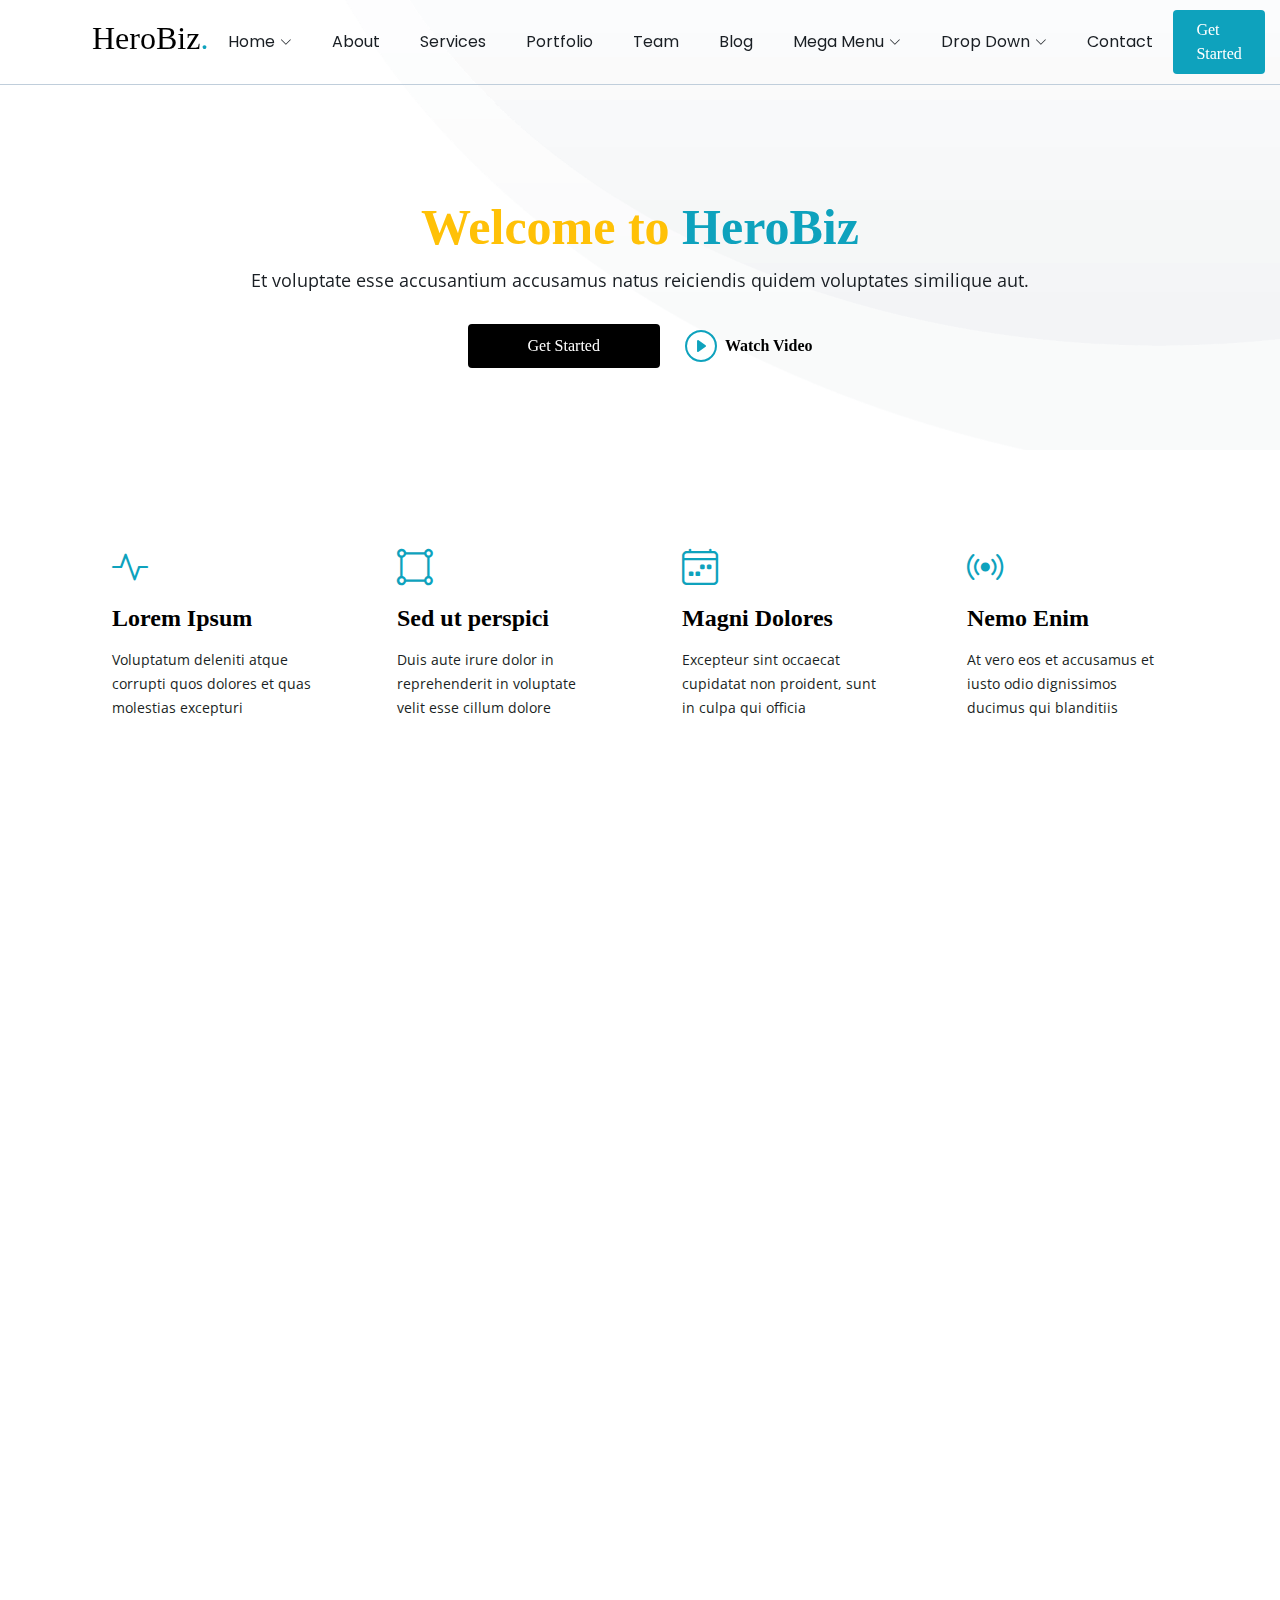
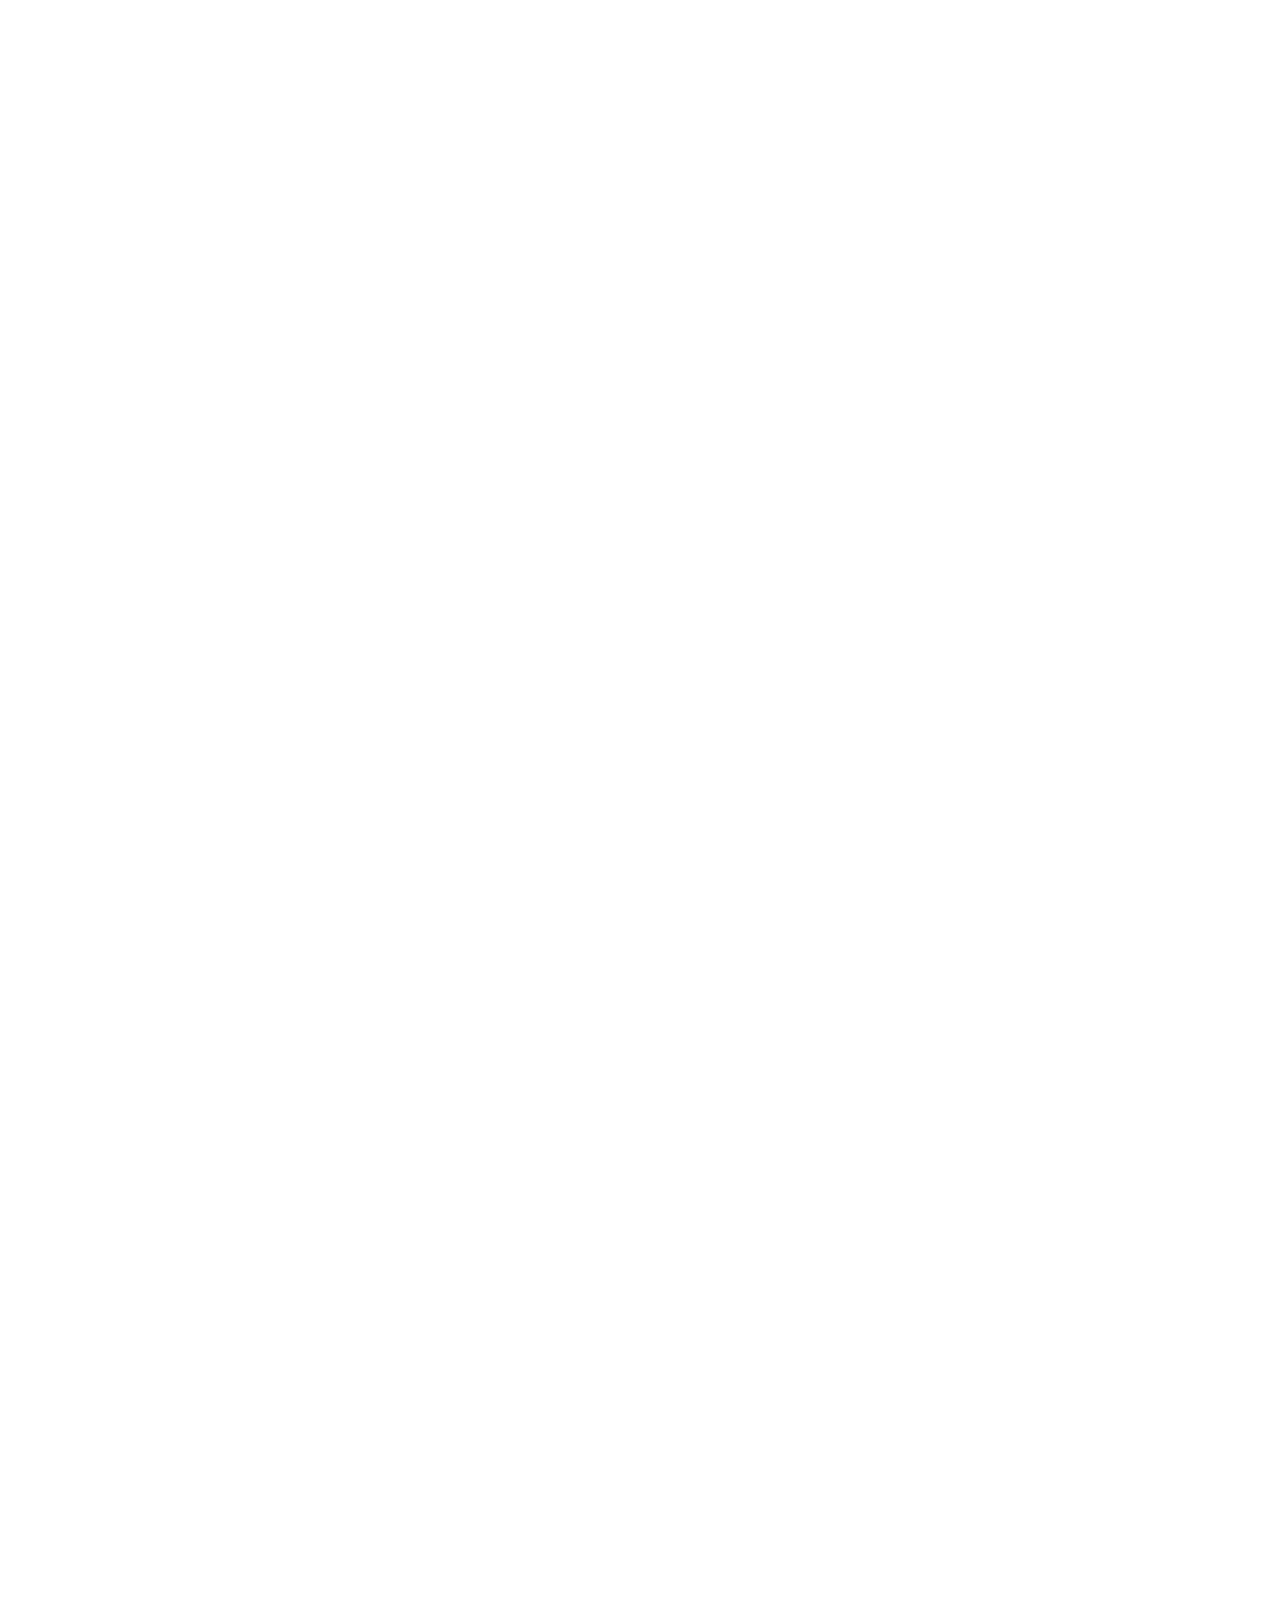
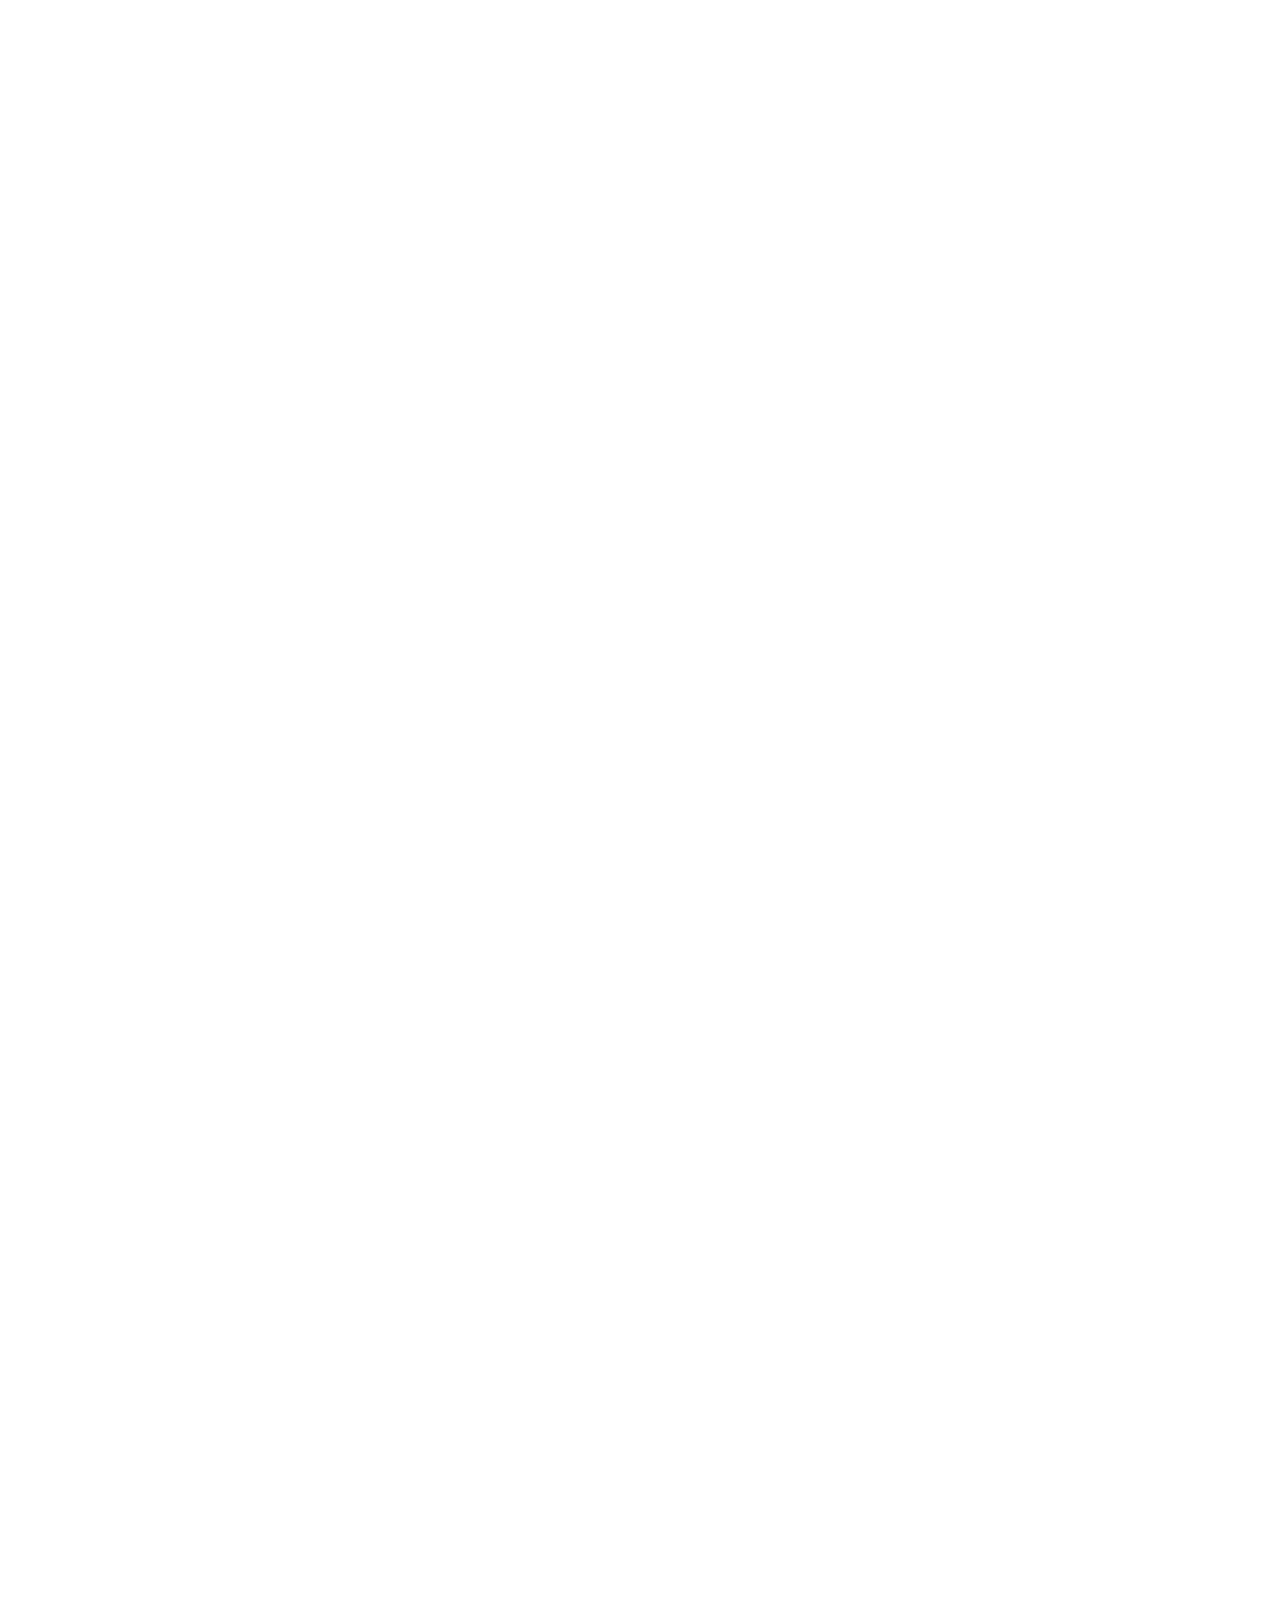
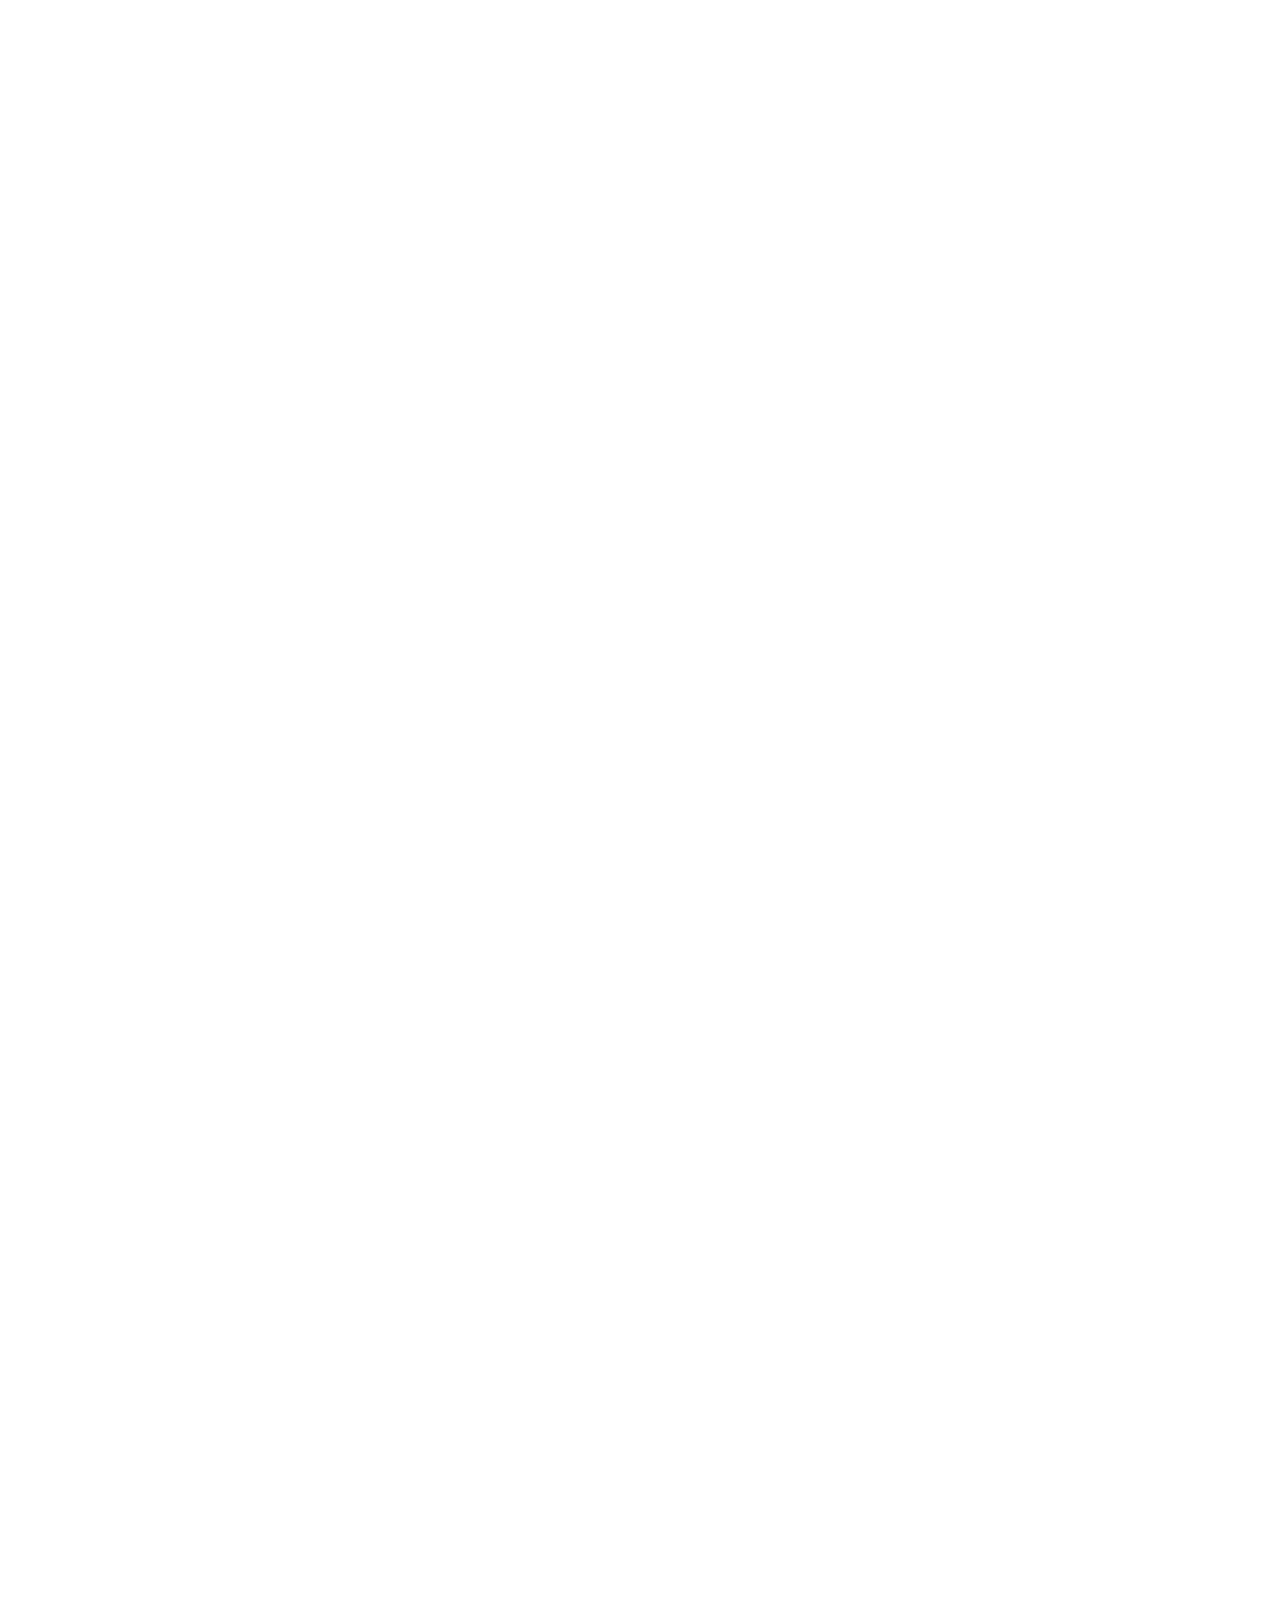
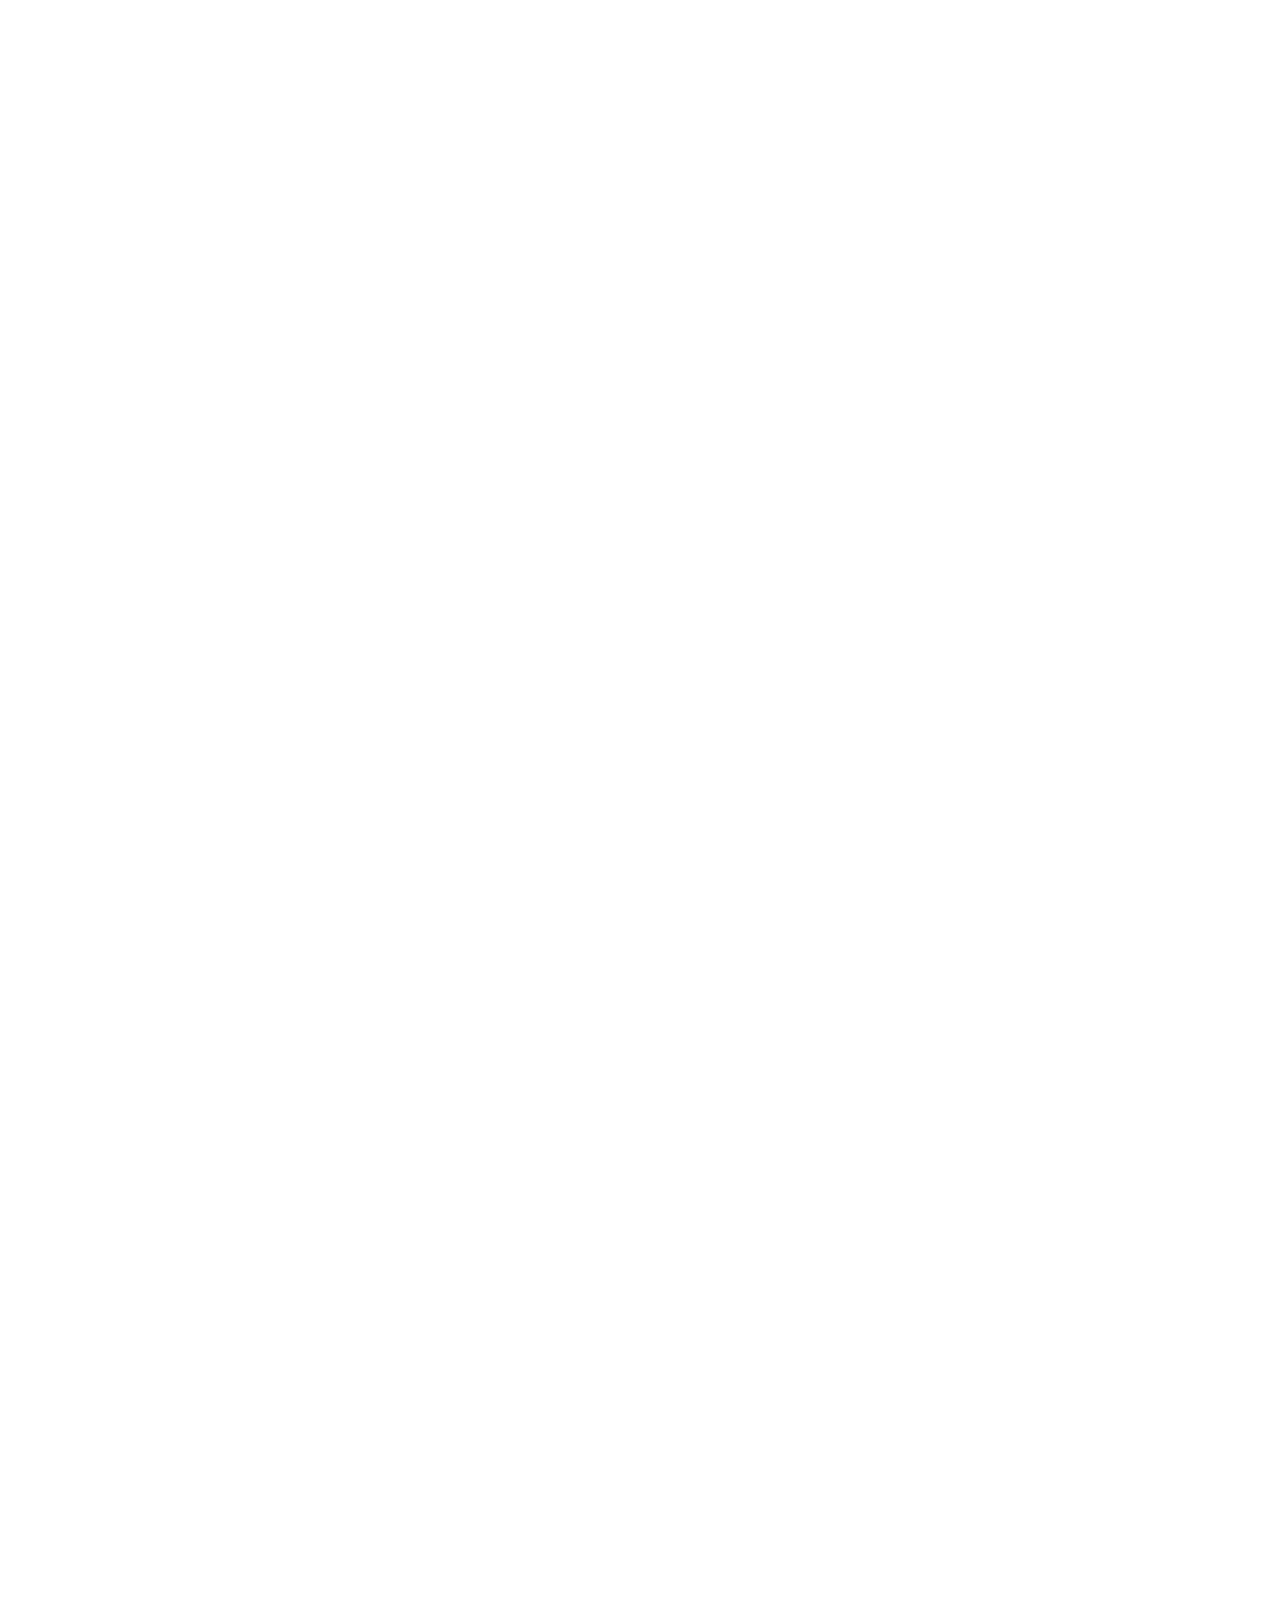
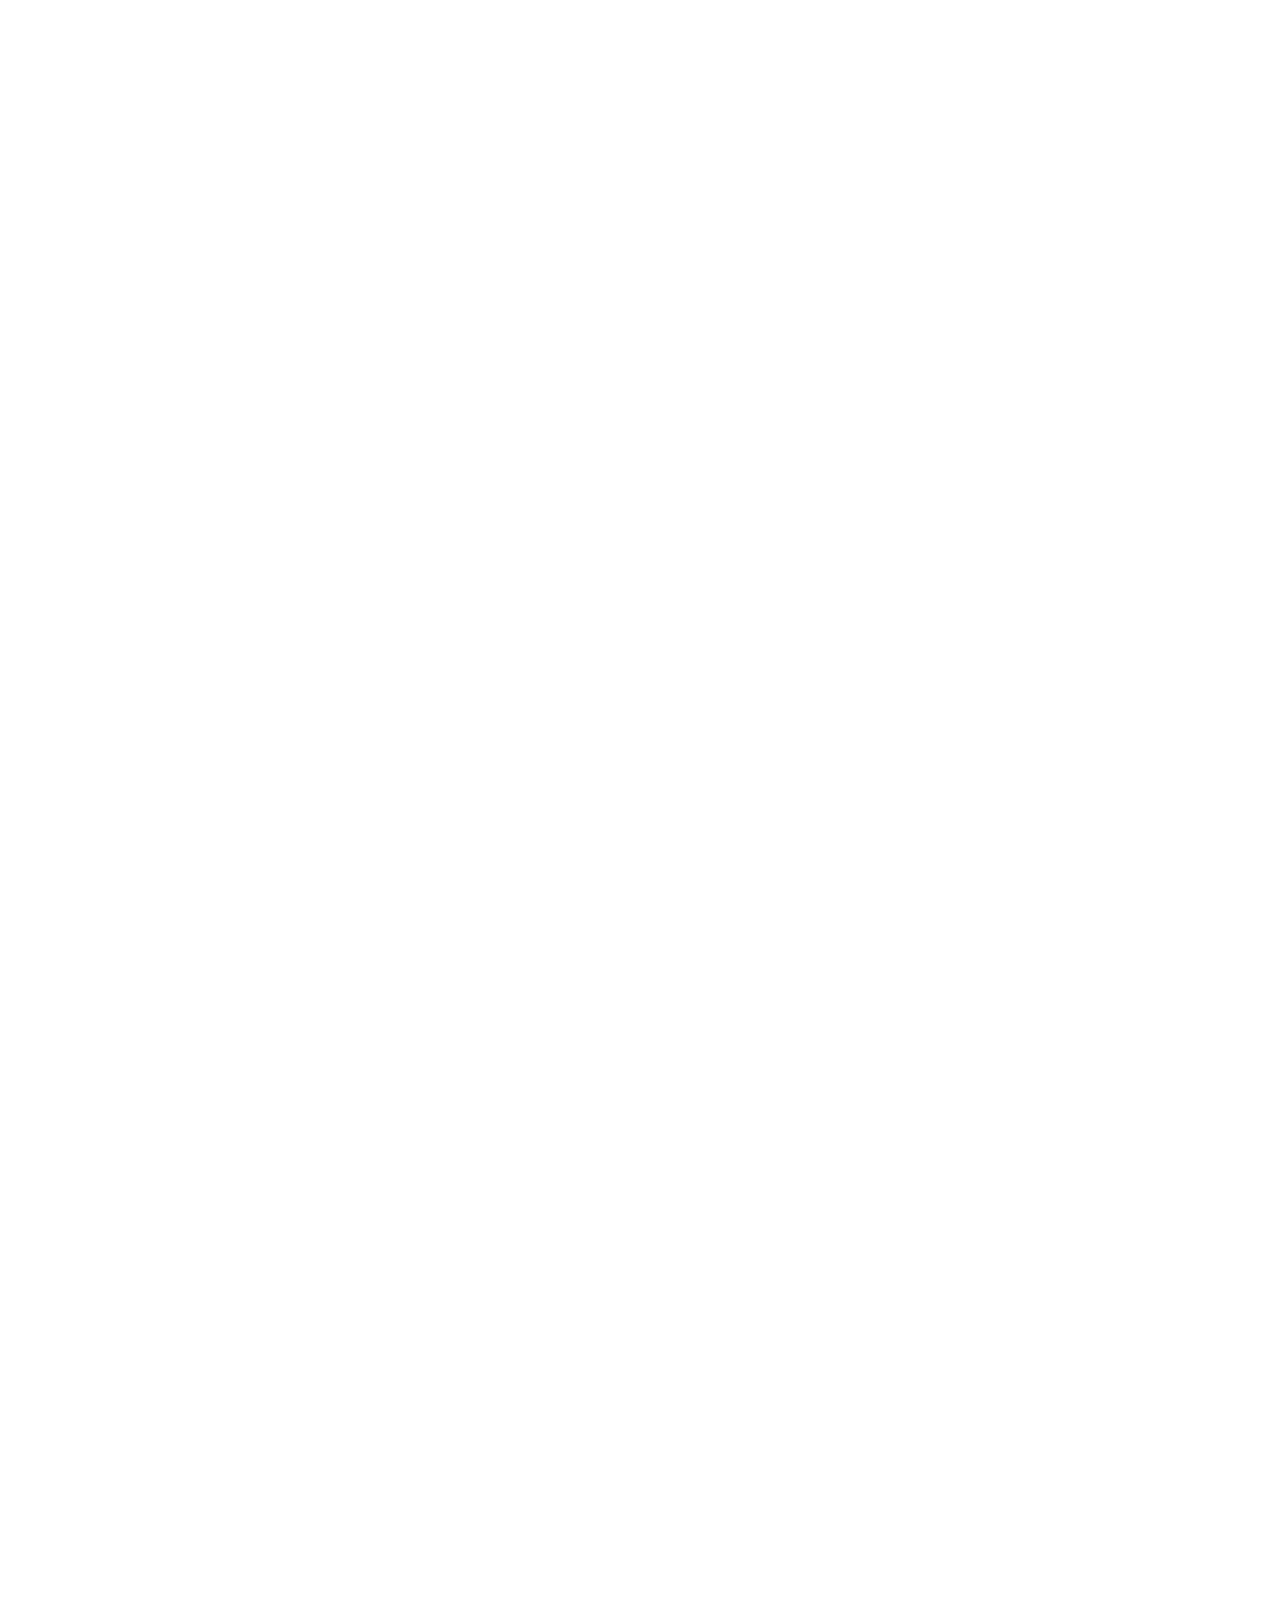
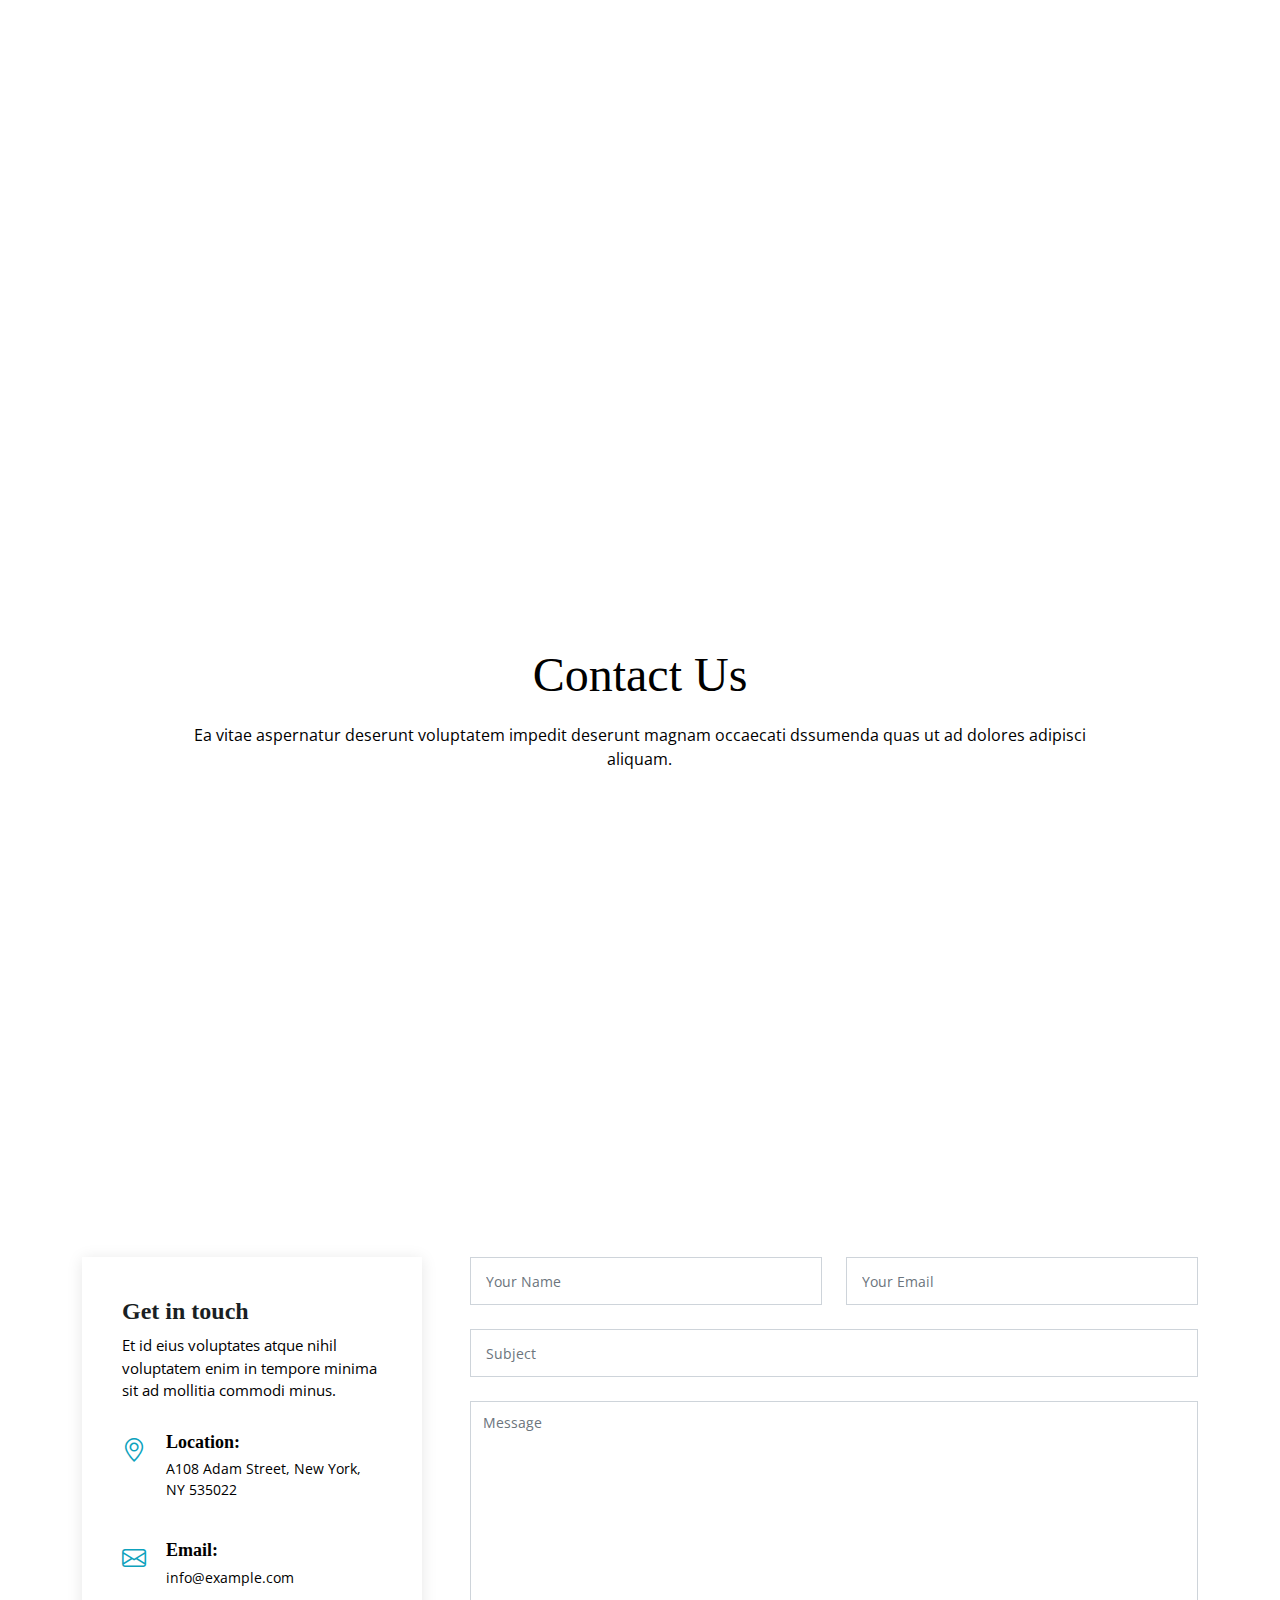
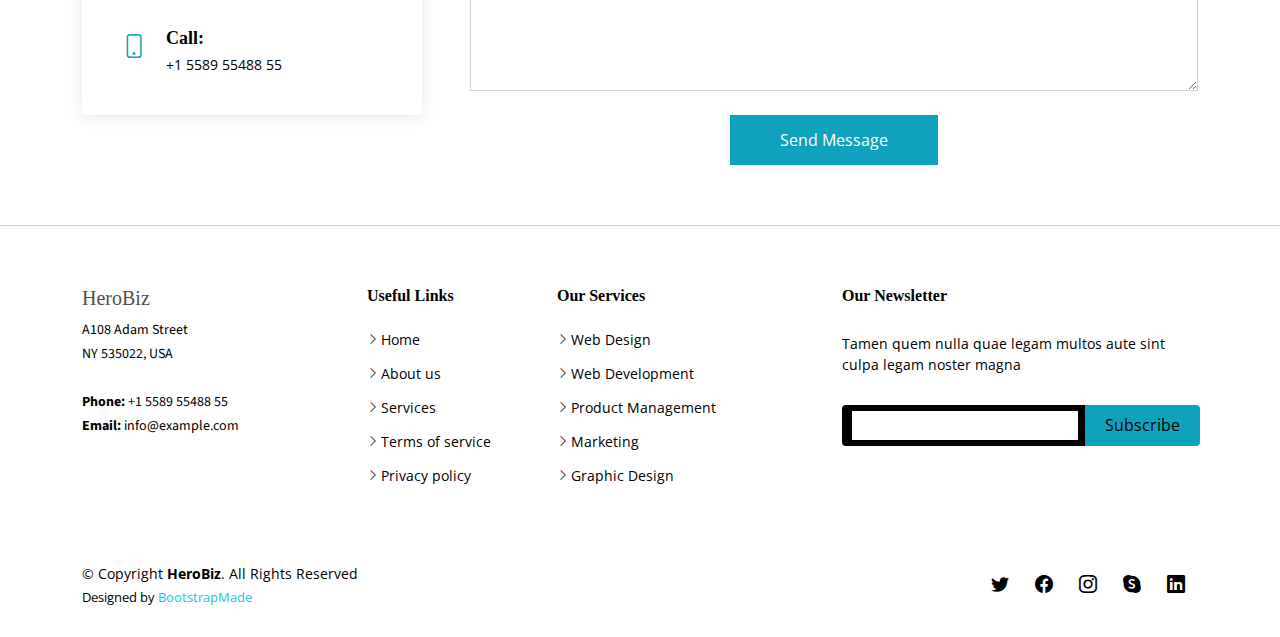
<file: index-4.html>
<!DOCTYPE html>
<html lang="en">

<head>
  <meta charset="utf-8">
  <meta content="width=device-width, initial-scale=1.0" name="viewport">

  <title>HeroBiz Bootstrap Template - Home 4</title>
  <meta content="" name="description">
  <meta content="" name="keywords">

  <!-- Favicons -->
  <link href="assets/img/favicon.png" rel="icon">
  <link href="assets/img/apple-touch-icon.png" rel="apple-touch-icon">

  <!-- Google Fonts -->
  <link rel="preconnect" href="https://fonts.googleapis.com">
  <link rel="preconnect" href="https://fonts.gstatic.com" crossorigin>
  <link href="https://fonts.googleapis.com/css2?family=Open+Sans:ital,wght@0,300;0,400;0,500;0,600;0,700;1,300;1,400;1,500;1,600;1,700&family=Poppins:ital,wght@0,300;0,400;0,500;0,600;0,700;1,300;1,400;1,500;1,600;1,700&family=Source+Sans+Pro:ital,wght@0,300;0,400;0,600;0,700;1,300;1,400;1,600;1,700&display=swap" rel="stylesheet">

  <!-- Vendor CSS Files -->
  <link href="assets/vendor/bootstrap/css/bootstrap.min.css" rel="stylesheet">
  <link href="assets/vendor/bootstrap-icons/bootstrap-icons.css" rel="stylesheet">
  <link href="assets/vendor/aos/aos.css" rel="stylesheet">
  <link href="assets/vendor/glightbox/css/glightbox.min.css" rel="stylesheet">
  <link href="assets/vendor/swiper/swiper-bundle.min.css" rel="stylesheet">

  <!-- Variables CSS Files. Uncomment your preferred color scheme -->
  <link href="assets/css/variables.css" rel="stylesheet">
  <!-- <link href="assets/css/variables-blue.css" rel="stylesheet"> -->
  <!-- <link href="assets/css/variables-green.css" rel="stylesheet"> -->
  <!-- <link href="assets/css/variables-orange.css" rel="stylesheet"> -->
  <!-- <link href="assets/css/variables-purple.css" rel="stylesheet"> -->
  <!-- <link href="assets/css/variables-red.css" rel="stylesheet"> -->
  <!-- <link href="assets/css/variables-pink.css" rel="stylesheet"> -->

  <!-- Template Main CSS File -->
  <link href="assets/css/main.css" rel="stylesheet">

  <!-- =======================================================
  * Template Name: HeroBiz
  * Updated: Mar 10 2023 with Bootstrap v5.2.3
  * Template URL: https://bootstrapmade.com/herobiz-bootstrap-business-template/
  * Author: BootstrapMade.com
  * License: https://bootstrapmade.com/license/
  ======================================================== -->
</head>

<body>

  <!-- ======= Header ======= -->
  <header id="header" class="header fixed-top" data-scrollto-offset="0">
    <div class="container-fluid d-flex align-items-center justify-content-between">

      <a href="index.html" class="logo d-flex align-items-center scrollto me-auto me-lg-0">
        <!-- Uncomment the line below if you also wish to use an image logo -->
        <!-- <img src="assets/img/logo.png" alt=""> -->
        <h1>HeroBiz<span>.</span></h1>
      </a>

      <nav id="navbar" class="navbar">
        <ul>

          <li class="dropdown"><a href="#"><span>Home</span> <i class="bi bi-chevron-down dropdown-indicator"></i></a>
            <ul>
              <li><a href="index.html">Home 1 - index.html</a></li>
              <li><a href="index-2.html">Home 2 - index-2.html</a></li>
              <li><a href="index-3.html">Home 3 - index-3.html</a></li>
              <li><a href="index-4.html" class="active">Home 4 - index-4.html</a></li>
            </ul>
          </li>

          <li><a class="nav-link scrollto" href="index.html#about">About</a></li>
          <li><a class="nav-link scrollto" href="index.html#services">Services</a></li>
          <li><a class="nav-link scrollto" href="index.html#portfolio">Portfolio</a></li>
          <li><a class="nav-link scrollto" href="index.html#team">Team</a></li>
          <li><a href="blog.html">Blog</a></li>
          <li class="dropdown megamenu"><a href="#"><span>Mega Menu</span> <i class="bi bi-chevron-down dropdown-indicator"></i></a>
            <ul>
              <li>
                <a href="#">Column 1 link 1</a>
                <a href="#">Column 1 link 2</a>
                <a href="#">Column 1 link 3</a>
              </li>
              <li>
                <a href="#">Column 2 link 1</a>
                <a href="#">Column 2 link 2</a>
                <a href="#">Column 3 link 3</a>
              </li>
              <li>
                <a href="#">Column 3 link 1</a>
                <a href="#">Column 3 link 2</a>
                <a href="#">Column 3 link 3</a>
              </li>
              <li>
                <a href="#">Column 4 link 1</a>
                <a href="#">Column 4 link 2</a>
                <a href="#">Column 4 link 3</a>
              </li>
            </ul>
          </li>
          <li class="dropdown"><a href="#"><span>Drop Down</span> <i class="bi bi-chevron-down dropdown-indicator"></i></a>
            <ul>
              <li><a href="#">Drop Down 1</a></li>
              <li class="dropdown"><a href="#"><span>Deep Drop Down</span> <i class="bi bi-chevron-down dropdown-indicator"></i></a>
                <ul>
                  <li><a href="#">Deep Drop Down 1</a></li>
                  <li><a href="#">Deep Drop Down 2</a></li>
                  <li><a href="#">Deep Drop Down 3</a></li>
                  <li><a href="#">Deep Drop Down 4</a></li>
                  <li><a href="#">Deep Drop Down 5</a></li>
                </ul>
              </li>
              <li><a href="#">Drop Down 2</a></li>
              <li><a href="#">Drop Down 3</a></li>
              <li><a href="#">Drop Down 4</a></li>
            </ul>
          </li>
          <li><a class="nav-link scrollto" href="index.html#contact">Contact</a></li>
        </ul>
        <i class="bi bi-list mobile-nav-toggle d-none"></i>
      </nav><!-- .navbar -->

      <a class="btn-getstarted scrollto" href="index.html#about">Get Started</a>

    </div>
  </header><!-- End Header -->

  <section id="hero-static" class="hero-static d-flex align-items-center">
    <div class="container d-flex flex-column justify-content-center align-items-center text-center position-relative" data-aos="zoom-out">
      <h2>Welcome to <span>HeroBiz</span></h2>
      <p>Et voluptate esse accusantium accusamus natus reiciendis quidem voluptates similique aut.</p>
      <div class="d-flex">
        <a href="#about" class="btn-get-started scrollto">Get Started</a>
        <a href="https://www.youtube.com/watch?v=LXb3EKWsInQ" class="glightbox btn-watch-video d-flex align-items-center"><i class="bi bi-play-circle"></i><span>Watch Video</span></a>
      </div>
    </div>
  </section>

  <main id="main">

    <!-- ======= Featured Services Section ======= -->
    <section id="featured-services" class="featured-services">
      <div class="container">

        <div class="row gy-4">

          <div class="col-xl-3 col-md-6 d-flex" data-aos="zoom-out">
            <div class="service-item position-relative">
              <div class="icon"><i class="bi bi-activity icon"></i></div>
              <h4><a href="" class="stretched-link">Lorem Ipsum</a></h4>
              <p>Voluptatum deleniti atque corrupti quos dolores et quas molestias excepturi</p>
            </div>
          </div><!-- End Service Item -->

          <div class="col-xl-3 col-md-6 d-flex" data-aos="zoom-out" data-aos-delay="200">
            <div class="service-item position-relative">
              <div class="icon"><i class="bi bi-bounding-box-circles icon"></i></div>
              <h4><a href="" class="stretched-link">Sed ut perspici</a></h4>
              <p>Duis aute irure dolor in reprehenderit in voluptate velit esse cillum dolore</p>
            </div>
          </div><!-- End Service Item -->

          <div class="col-xl-3 col-md-6 d-flex" data-aos="zoom-out" data-aos-delay="400">
            <div class="service-item position-relative">
              <div class="icon"><i class="bi bi-calendar4-week icon"></i></div>
              <h4><a href="" class="stretched-link">Magni Dolores</a></h4>
              <p>Excepteur sint occaecat cupidatat non proident, sunt in culpa qui officia</p>
            </div>
          </div><!-- End Service Item -->

          <div class="col-xl-3 col-md-6 d-flex" data-aos="zoom-out" data-aos-delay="600">
            <div class="service-item position-relative">
              <div class="icon"><i class="bi bi-broadcast icon"></i></div>
              <h4><a href="" class="stretched-link">Nemo Enim</a></h4>
              <p>At vero eos et accusamus et iusto odio dignissimos ducimus qui blanditiis</p>
            </div>
          </div><!-- End Service Item -->

        </div>

      </div>
    </section><!-- End Featured Services Section -->

    <!-- ======= About Section ======= -->
    <section id="about" class="about">
      <div class="container" data-aos="fade-up">

        <div class="section-header">
          <h2>About Us</h2>
          <p>Architecto nobis eos vel nam quidem vitae temporibus voluptates qui hic deserunt iusto omnis nam voluptas asperiores sequi tenetur dolores incidunt enim voluptatem magnam cumque fuga.</p>
        </div>

        <div class="row g-4 g-lg-5" data-aos="fade-up" data-aos-delay="200">

          <div class="col-lg-5">
            <div class="about-img">
              <img src="assets/img/about.jpg" class="img-fluid" alt="">
            </div>
          </div>

          <div class="col-lg-7">
            <h3 class="pt-0 pt-lg-5">Neque officiis dolore maiores et exercitationem quae est seda lidera pat claero</h3>

            <!-- Tabs -->
            <ul class="nav nav-pills mb-3">
              <li><a class="nav-link active" data-bs-toggle="pill" href="#tab1">Saepe fuga</a></li>
              <li><a class="nav-link" data-bs-toggle="pill" href="#tab2">Voluptates</a></li>
              <li><a class="nav-link" data-bs-toggle="pill" href="#tab3">Corrupti</a></li>
            </ul><!-- End Tabs -->

            <!-- Tab Content -->
            <div class="tab-content">

              <div class="tab-pane fade show active" id="tab1">

                <p class="fst-italic">Consequuntur inventore voluptates consequatur aut vel et. Eos doloribus expedita. Sapiente atque consequatur minima nihil quae aspernatur quo suscipit voluptatem.</p>

                <div class="d-flex align-items-center mt-4">
                  <i class="bi bi-check2"></i>
                  <h4>Repudiandae rerum velit modi et officia quasi facilis</h4>
                </div>
                <p>Laborum omnis voluptates voluptas qui sit aliquam blanditiis. Sapiente minima commodi dolorum non eveniet magni quaerat nemo et.</p>

                <div class="d-flex align-items-center mt-4">
                  <i class="bi bi-check2"></i>
                  <h4>Incidunt non veritatis illum ea ut nisi</h4>
                </div>
                <p>Non quod totam minus repellendus autem sint velit. Rerum debitis facere soluta tenetur. Iure molestiae assumenda sunt qui inventore eligendi voluptates nisi at. Dolorem quo tempora. Quia et perferendis.</p>

                <div class="d-flex align-items-center mt-4">
                  <i class="bi bi-check2"></i>
                  <h4>Omnis ab quia nemo dignissimos rem eum quos..</h4>
                </div>
                <p>Eius alias aut cupiditate. Dolor voluptates animi ut blanditiis quos nam. Magnam officia aut ut alias quo explicabo ullam esse. Sunt magnam et dolorem eaque magnam odit enim quaerat. Vero error error voluptatem eum.</p>

              </div><!-- End Tab 1 Content -->

              <div class="tab-pane fade show" id="tab2">

                <p class="fst-italic">Consequuntur inventore voluptates consequatur aut vel et. Eos doloribus expedita. Sapiente atque consequatur minima nihil quae aspernatur quo suscipit voluptatem.</p>

                <div class="d-flex align-items-center mt-4">
                  <i class="bi bi-check2"></i>
                  <h4>Repudiandae rerum velit modi et officia quasi facilis</h4>
                </div>
                <p>Laborum omnis voluptates voluptas qui sit aliquam blanditiis. Sapiente minima commodi dolorum non eveniet magni quaerat nemo et.</p>

                <div class="d-flex align-items-center mt-4">
                  <i class="bi bi-check2"></i>
                  <h4>Incidunt non veritatis illum ea ut nisi</h4>
                </div>
                <p>Non quod totam minus repellendus autem sint velit. Rerum debitis facere soluta tenetur. Iure molestiae assumenda sunt qui inventore eligendi voluptates nisi at. Dolorem quo tempora. Quia et perferendis.</p>

                <div class="d-flex align-items-center mt-4">
                  <i class="bi bi-check2"></i>
                  <h4>Omnis ab quia nemo dignissimos rem eum quos..</h4>
                </div>
                <p>Eius alias aut cupiditate. Dolor voluptates animi ut blanditiis quos nam. Magnam officia aut ut alias quo explicabo ullam esse. Sunt magnam et dolorem eaque magnam odit enim quaerat. Vero error error voluptatem eum.</p>

              </div><!-- End Tab 2 Content -->

              <div class="tab-pane fade show" id="tab3">

                <p class="fst-italic">Consequuntur inventore voluptates consequatur aut vel et. Eos doloribus expedita. Sapiente atque consequatur minima nihil quae aspernatur quo suscipit voluptatem.</p>

                <div class="d-flex align-items-center mt-4">
                  <i class="bi bi-check2"></i>
                  <h4>Repudiandae rerum velit modi et officia quasi facilis</h4>
                </div>
                <p>Laborum omnis voluptates voluptas qui sit aliquam blanditiis. Sapiente minima commodi dolorum non eveniet magni quaerat nemo et.</p>

                <div class="d-flex align-items-center mt-4">
                  <i class="bi bi-check2"></i>
                  <h4>Incidunt non veritatis illum ea ut nisi</h4>
                </div>
                <p>Non quod totam minus repellendus autem sint velit. Rerum debitis facere soluta tenetur. Iure molestiae assumenda sunt qui inventore eligendi voluptates nisi at. Dolorem quo tempora. Quia et perferendis.</p>

                <div class="d-flex align-items-center mt-4">
                  <i class="bi bi-check2"></i>
                  <h4>Omnis ab quia nemo dignissimos rem eum quos..</h4>
                </div>
                <p>Eius alias aut cupiditate. Dolor voluptates animi ut blanditiis quos nam. Magnam officia aut ut alias quo explicabo ullam esse. Sunt magnam et dolorem eaque magnam odit enim quaerat. Vero error error voluptatem eum.</p>

              </div><!-- End Tab 3 Content -->

            </div>

          </div>

        </div>

      </div>
    </section><!-- End About Section -->

    <!-- ======= Clients Section ======= -->
    <section id="clients" class="clients">
      <div class="container" data-aos="zoom-out">

        <div class="clients-slider swiper">
          <div class="swiper-wrapper align-items-center">
            <div class="swiper-slide"><img src="assets/img/clients/client-1.png" class="img-fluid" alt=""></div>
            <div class="swiper-slide"><img src="assets/img/clients/client-2.png" class="img-fluid" alt=""></div>
            <div class="swiper-slide"><img src="assets/img/clients/client-3.png" class="img-fluid" alt=""></div>
            <div class="swiper-slide"><img src="assets/img/clients/client-4.png" class="img-fluid" alt=""></div>
            <div class="swiper-slide"><img src="assets/img/clients/client-5.png" class="img-fluid" alt=""></div>
            <div class="swiper-slide"><img src="assets/img/clients/client-6.png" class="img-fluid" alt=""></div>
            <div class="swiper-slide"><img src="assets/img/clients/client-7.png" class="img-fluid" alt=""></div>
            <div class="swiper-slide"><img src="assets/img/clients/client-8.png" class="img-fluid" alt=""></div>
          </div>
        </div>

      </div>
    </section><!-- End Clients Section -->

    <!-- ======= Call To Action Section ======= -->
    <section id="cta" class="cta">
      <div class="container" data-aos="zoom-out">

        <div class="row g-5">

          <div class="col-lg-8 col-md-6 content d-flex flex-column justify-content-center order-last order-md-first">
            <h3>Alias sunt quas <em>Cupiditate</em> oluptas hic minima</h3>
            <p> Duis aute irure dolor in reprehenderit in voluptate velit esse cillum dolore eu fugiat nulla pariatur. Excepteur sint occaecat cupidatat non proident, sunt in culpa qui officia deserunt mollit anim id est laborum.</p>
            <a class="cta-btn align-self-start" href="#">Call To Action</a>
          </div>

          <div class="col-lg-4 col-md-6 order-first order-md-last d-flex align-items-center">
            <div class="img">
              <img src="assets/img/cta.jpg" alt="" class="img-fluid">
            </div>
          </div>

        </div>

      </div>
    </section><!-- End Call To Action Section -->

    <!-- ======= On Focus Section ======= -->
    <section id="onfocus" class="onfocus">
      <div class="container-fluid p-0" data-aos="fade-up">

        <div class="row g-0">
          <div class="col-lg-6 video-play position-relative">
            <a href="https://www.youtube.com/watch?v=LXb3EKWsInQ" class="glightbox play-btn"></a>
          </div>
          <div class="col-lg-6">
            <div class="content d-flex flex-column justify-content-center h-100">
              <h3>Voluptatem dignissimos provident quasi corporis</h3>
              <p class="fst-italic">
                Lorem ipsum dolor sit amet, consectetur adipiscing elit, sed do eiusmod tempor incididunt ut labore et dolore
                magna aliqua.
              </p>
              <ul>
                <li><i class="bi bi-check-circle"></i> Ullamco laboris nisi ut aliquip ex ea commodo consequat.</li>
                <li><i class="bi bi-check-circle"></i> Duis aute irure dolor in reprehenderit in voluptate velit.</li>
                <li><i class="bi bi-check-circle"></i> Ullamco laboris nisi ut aliquip ex ea commodo consequat. Duis aute irure dolor in reprehenderit in voluptate trideta storacalaperda mastiro dolore eu fugiat nulla pariatur.</li>
              </ul>
              <a href="#" class="read-more align-self-start"><span>Read More</span><i class="bi bi-arrow-right"></i></a>
            </div>
          </div>
        </div>

      </div>
    </section><!-- End On Focus Section -->

    <!-- ======= Features Section ======= -->
    <section id="features" class="features">
      <div class="container" data-aos="fade-up">

        <ul class="nav nav-tabs row gy-4 d-flex">

          <li class="nav-item col-6 col-md-4 col-lg-2">
            <a class="nav-link active show" data-bs-toggle="tab" data-bs-target="#tab-1">
              <i class="bi bi-binoculars color-cyan"></i>
              <h4>Modinest</h4>
            </a>
          </li><!-- End Tab 1 Nav -->

          <li class="nav-item col-6 col-md-4 col-lg-2">
            <a class="nav-link" data-bs-toggle="tab" data-bs-target="#tab-2">
              <i class="bi bi-box-seam color-indigo"></i>
              <h4>Undaesenti</h4>
            </a>
          </li><!-- End Tab 2 Nav -->

          <li class="nav-item col-6 col-md-4 col-lg-2">
            <a class="nav-link" data-bs-toggle="tab" data-bs-target="#tab-3">
              <i class="bi bi-brightness-high color-teal"></i>
              <h4>Pariatur</h4>
            </a>
          </li><!-- End Tab 3 Nav -->

          <li class="nav-item col-6 col-md-4 col-lg-2">
            <a class="nav-link" data-bs-toggle="tab" data-bs-target="#tab-4">
              <i class="bi bi-command color-red"></i>
              <h4>Nostrum</h4>
            </a>
          </li><!-- End Tab 4 Nav -->

          <li class="nav-item col-6 col-md-4 col-lg-2">
            <a class="nav-link" data-bs-toggle="tab" data-bs-target="#tab-5">
              <i class="bi bi-easel color-blue"></i>
              <h4>Adipiscing</h4>
            </a>
          </li><!-- End Tab 5 Nav -->

          <li class="nav-item col-6 col-md-4 col-lg-2">
            <a class="nav-link" data-bs-toggle="tab" data-bs-target="#tab-6">
              <i class="bi bi-map color-orange"></i>
              <h4>Reprehit</h4>
            </a>
          </li><!-- End Tab 6 Nav -->

        </ul>

        <div class="tab-content">

          <div class="tab-pane active show" id="tab-1">
            <div class="row gy-4">
              <div class="col-lg-8 order-2 order-lg-1" data-aos="fade-up" data-aos-delay="100">
                <h3>Modinest</h3>
                <p class="fst-italic">
                  Lorem ipsum dolor sit amet, consectetur adipiscing elit, sed do eiusmod tempor incididunt ut labore et dolore
                  magna aliqua.
                </p>
                <ul>
                  <li><i class="bi bi-check-circle-fill"></i> Ullamco laboris nisi ut aliquip ex ea commodo consequat.</li>
                  <li><i class="bi bi-check-circle-fill"></i> Duis aute irure dolor in reprehenderit in voluptate velit.</li>
                  <li><i class="bi bi-check-circle-fill"></i> Ullamco laboris nisi ut aliquip ex ea commodo consequat. Duis aute irure dolor in reprehenderit in voluptate trideta storacalaperda mastiro dolore eu fugiat nulla pariatur.</li>
                </ul>
                <p>
                  Ullamco laboris nisi ut aliquip ex ea commodo consequat. Duis aute irure dolor in reprehenderit in voluptate
                  velit esse cillum dolore eu fugiat nulla pariatur. Excepteur sint occaecat cupidatat non proident, sunt in
                  culpa qui officia deserunt mollit anim id est laborum
                </p>
              </div>
              <div class="col-lg-4 order-1 order-lg-2 text-center" data-aos="fade-up" data-aos-delay="200">
                <img src="assets/img/features-1.svg" alt="" class="img-fluid">
              </div>
            </div>
          </div><!-- End Tab Content 1 -->

          <div class="tab-pane" id="tab-2">
            <div class="row gy-4">
              <div class="col-lg-8 order-2 order-lg-1">
                <h3>Undaesenti</h3>
                <p>
                  Ullamco laboris nisi ut aliquip ex ea commodo consequat. Duis aute irure dolor in reprehenderit in voluptate
                  velit esse cillum dolore eu fugiat nulla pariatur. Excepteur sint occaecat cupidatat non proident, sunt in
                  culpa qui officia deserunt mollit anim id est laborum
                </p>
                <p class="fst-italic">
                  Lorem ipsum dolor sit amet, consectetur adipiscing elit, sed do eiusmod tempor incididunt ut labore et dolore
                  magna aliqua.
                </p>
                <ul>
                  <li><i class="bi bi-check-circle-fill"></i> Ullamco laboris nisi ut aliquip ex ea commodo consequat.</li>
                  <li><i class="bi bi-check-circle-fill"></i> Duis aute irure dolor in reprehenderit in voluptate velit.</li>
                  <li><i class="bi bi-check-circle-fill"></i> Provident mollitia neque rerum asperiores dolores quos qui a. Ipsum neque dolor voluptate nisi sed.</li>
                  <li><i class="bi bi-check-circle-fill"></i> Ullamco laboris nisi ut aliquip ex ea commodo consequat. Duis aute irure dolor in reprehenderit in voluptate trideta storacalaperda mastiro dolore eu fugiat nulla pariatur.</li>
                </ul>
              </div>
              <div class="col-lg-4 order-1 order-lg-2 text-center">
                <img src="assets/img/features-2.svg" alt="" class="img-fluid">
              </div>
            </div>
          </div><!-- End Tab Content 2 -->

          <div class="tab-pane" id="tab-3">
            <div class="row gy-4">
              <div class="col-lg-8 order-2 order-lg-1">
                <h3>Pariatur</h3>
                <p>
                  Ullamco laboris nisi ut aliquip ex ea commodo consequat. Duis aute irure dolor in reprehenderit in voluptate
                  velit esse cillum dolore eu fugiat nulla pariatur. Excepteur sint occaecat cupidatat non proident, sunt in
                  culpa qui officia deserunt mollit anim id est laborum
                </p>
                <ul>
                  <li><i class="bi bi-check-circle-fill"></i> Ullamco laboris nisi ut aliquip ex ea commodo consequat.</li>
                  <li><i class="bi bi-check-circle-fill"></i> Duis aute irure dolor in reprehenderit in voluptate velit.</li>
                  <li><i class="bi bi-check-circle-fill"></i> Provident mollitia neque rerum asperiores dolores quos qui a. Ipsum neque dolor voluptate nisi sed.</li>
                </ul>
                <p class="fst-italic">
                  Lorem ipsum dolor sit amet, consectetur adipiscing elit, sed do eiusmod tempor incididunt ut labore et dolore
                  magna aliqua.
                </p>
              </div>
              <div class="col-lg-4 order-1 order-lg-2 text-center">
                <img src="assets/img/features-3.svg" alt="" class="img-fluid">
              </div>
            </div>
          </div><!-- End Tab Content 3 -->

          <div class="tab-pane" id="tab-4">
            <div class="row gy-4">
              <div class="col-lg-8 order-2 order-lg-1">
                <h3>Nostrum</h3>
                <p>
                  Ullamco laboris nisi ut aliquip ex ea commodo consequat. Duis aute irure dolor in reprehenderit in voluptate
                  velit esse cillum dolore eu fugiat nulla pariatur. Excepteur sint occaecat cupidatat non proident, sunt in
                  culpa qui officia deserunt mollit anim id est laborum
                </p>
                <p class="fst-italic">
                  Lorem ipsum dolor sit amet, consectetur adipiscing elit, sed do eiusmod tempor incididunt ut labore et dolore
                  magna aliqua.
                </p>
                <ul>
                  <li><i class="bi bi-check-circle-fill"></i> Ullamco laboris nisi ut aliquip ex ea commodo consequat.</li>
                  <li><i class="bi bi-check-circle-fill"></i> Duis aute irure dolor in reprehenderit in voluptate velit.</li>
                  <li><i class="bi bi-check-circle-fill"></i> Ullamco laboris nisi ut aliquip ex ea commodo consequat. Duis aute irure dolor in reprehenderit in voluptate trideta storacalaperda mastiro dolore eu fugiat nulla pariatur.</li>
                </ul>
              </div>
              <div class="col-lg-4 order-1 order-lg-2 text-center">
                <img src="assets/img/features-4.svg" alt="" class="img-fluid">
              </div>
            </div>
          </div><!-- End Tab Content 4 -->

          <div class="tab-pane" id="tab-5">
            <div class="row gy-4">
              <div class="col-lg-8 order-2 order-lg-1">
                <h3>Adipiscing</h3>
                <p>
                  Ullamco laboris nisi ut aliquip ex ea commodo consequat. Duis aute irure dolor in reprehenderit in voluptate
                  velit esse cillum dolore eu fugiat nulla pariatur. Excepteur sint occaecat cupidatat non proident, sunt in
                  culpa qui officia deserunt mollit anim id est laborum
                </p>
                <p class="fst-italic">
                  Lorem ipsum dolor sit amet, consectetur adipiscing elit, sed do eiusmod tempor incididunt ut labore et dolore
                  magna aliqua.
                </p>
                <ul>
                  <li><i class="bi bi-check-circle-fill"></i> Ullamco laboris nisi ut aliquip ex ea commodo consequat.</li>
                  <li><i class="bi bi-check-circle-fill"></i> Duis aute irure dolor in reprehenderit in voluptate velit.</li>
                  <li><i class="bi bi-check-circle-fill"></i> Ullamco laboris nisi ut aliquip ex ea commodo consequat. Duis aute irure dolor in reprehenderit in voluptate trideta storacalaperda mastiro dolore eu fugiat nulla pariatur.</li>
                </ul>
              </div>
              <div class="col-lg-4 order-1 order-lg-2 text-center">
                <img src="assets/img/features-5.svg" alt="" class="img-fluid">
              </div>
            </div>
          </div><!-- End Tab Content 5 -->

          <div class="tab-pane" id="tab-6">
            <div class="row gy-4">
              <div class="col-lg-8 order-2 order-lg-1">
                <h3>Reprehit</h3>
                <p>
                  Ullamco laboris nisi ut aliquip ex ea commodo consequat. Duis aute irure dolor in reprehenderit in voluptate
                  velit esse cillum dolore eu fugiat nulla pariatur. Excepteur sint occaecat cupidatat non proident, sunt in
                  culpa qui officia deserunt mollit anim id est laborum
                </p>
                <p class="fst-italic">
                  Lorem ipsum dolor sit amet, consectetur adipiscing elit, sed do eiusmod tempor incididunt ut labore et dolore
                  magna aliqua.
                </p>
                <ul>
                  <li><i class="bi bi-check-circle-fill"></i> Ullamco laboris nisi ut aliquip ex ea commodo consequat.</li>
                  <li><i class="bi bi-check-circle-fill"></i> Duis aute irure dolor in reprehenderit in voluptate velit.</li>
                  <li><i class="bi bi-check-circle-fill"></i> Ullamco laboris nisi ut aliquip ex ea commodo consequat. Duis aute irure dolor in reprehenderit in voluptate trideta storacalaperda mastiro dolore eu fugiat nulla pariatur.</li>
                </ul>
              </div>
              <div class="col-lg-4 order-1 order-lg-2 text-center">
                <img src="assets/img/features-6.svg" alt="" class="img-fluid">
              </div>
            </div>
          </div><!-- End Tab Content 6 -->

        </div>

      </div>
    </section><!-- End Features Section -->

    <!-- ======= Services Section ======= -->
    <section id="services" class="services">
      <div class="container" data-aos="fade-up">

        <div class="section-header">
          <h2>Our Services</h2>
          <p>Ea vitae aspernatur deserunt voluptatem impedit deserunt magnam occaecati dssumenda quas ut ad dolores adipisci aliquam.</p>
        </div>

        <div class="row gy-5">

          <div class="col-xl-4 col-md-6" data-aos="zoom-in" data-aos-delay="200">
            <div class="service-item">
              <div class="img">
                <img src="assets/img/services-1.jpg" class="img-fluid" alt="">
              </div>
              <div class="details position-relative">
                <div class="icon">
                  <i class="bi bi-activity"></i>
                </div>
                <a href="#" class="stretched-link">
                  <h3>Nesciunt Mete</h3>
                </a>
                <p>Provident nihil minus qui consequatur non omnis maiores. Eos accusantium minus dolores iure perferendis.</p>
              </div>
            </div>
          </div><!-- End Service Item -->

          <div class="col-xl-4 col-md-6" data-aos="zoom-in" data-aos-delay="300">
            <div class="service-item">
              <div class="img">
                <img src="assets/img/services-2.jpg" class="img-fluid" alt="">
              </div>
              <div class="details position-relative">
                <div class="icon">
                  <i class="bi bi-broadcast"></i>
                </div>
                <a href="#" class="stretched-link">
                  <h3>Eosle Commodi</h3>
                </a>
                <p>Ut autem aut autem non a. Sint sint sit facilis nam iusto sint. Libero corrupti neque eum hic non ut nesciunt dolorem.</p>
              </div>
            </div>
          </div><!-- End Service Item -->

          <div class="col-xl-4 col-md-6" data-aos="zoom-in" data-aos-delay="400">
            <div class="service-item">
              <div class="img">
                <img src="assets/img/services-3.jpg" class="img-fluid" alt="">
              </div>
              <div class="details position-relative">
                <div class="icon">
                  <i class="bi bi-easel"></i>
                </div>
                <a href="#" class="stretched-link">
                  <h3>Ledo Markt</h3>
                </a>
                <p>Ut excepturi voluptatem nisi sed. Quidem fuga consequatur. Minus ea aut. Vel qui id voluptas adipisci eos earum corrupti.</p>
              </div>
            </div>
          </div><!-- End Service Item -->

          <div class="col-xl-4 col-md-6" data-aos="zoom-in" data-aos-delay="500">
            <div class="service-item">
              <div class="img">
                <img src="assets/img/services-4.jpg" class="img-fluid" alt="">
              </div>
              <div class="details position-relative">
                <div class="icon">
                  <i class="bi bi-bounding-box-circles"></i>
                </div>
                <a href="#" class="stretched-link">
                  <h3>Asperiores Commodit</h3>
                </a>
                <p>Non et temporibus minus omnis sed dolor esse consequatur. Cupiditate sed error ea fuga sit provident adipisci neque.</p>
                <a href="#" class="stretched-link"></a>
              </div>
            </div>
          </div><!-- End Service Item -->

          <div class="col-xl-4 col-md-6" data-aos="zoom-in" data-aos-delay="600">
            <div class="service-item">
              <div class="img">
                <img src="assets/img/services-5.jpg" class="img-fluid" alt="">
              </div>
              <div class="details position-relative">
                <div class="icon">
                  <i class="bi bi-calendar4-week"></i>
                </div>
                <a href="#" class="stretched-link">
                  <h3>Velit Doloremque</h3>
                </a>
                <p>Cumque et suscipit saepe. Est maiores autem enim facilis ut aut ipsam corporis aut. Sed animi at autem alias eius labore.</p>
                <a href="#" class="stretched-link"></a>
              </div>
            </div>
          </div><!-- End Service Item -->

          <div class="col-xl-4 col-md-6" data-aos="zoom-in" data-aos-delay="700">
            <div class="service-item">
              <div class="img">
                <img src="assets/img/services-6.jpg" class="img-fluid" alt="">
              </div>
              <div class="details position-relative">
                <div class="icon">
                  <i class="bi bi-chat-square-text"></i>
                </div>
                <a href="#" class="stretched-link">
                  <h3>Dolori Architecto</h3>
                </a>
                <p>Hic molestias ea quibusdam eos. Fugiat enim doloremque aut neque non et debitis iure. Corrupti recusandae ducimus enim.</p>
                <a href="#" class="stretched-link"></a>
              </div>
            </div>
          </div><!-- End Service Item -->

        </div>

      </div>
    </section><!-- End Services Section -->

    <!-- ======= Testimonials Section ======= -->
    <section id="testimonials" class="testimonials">
      <div class="container" data-aos="fade-up">

        <div class="testimonials-slider swiper">
          <div class="swiper-wrapper">

            <div class="swiper-slide">
              <div class="testimonial-item">
                <img src="assets/img/testimonials/testimonials-1.jpg" class="testimonial-img" alt="">
                <h3>Saul Goodman</h3>
                <h4>Ceo &amp; Founder</h4>
                <div class="stars">
                  <i class="bi bi-star-fill"></i><i class="bi bi-star-fill"></i><i class="bi bi-star-fill"></i><i class="bi bi-star-fill"></i><i class="bi bi-star-fill"></i>
                </div>
                <p>
                  <i class="bi bi-quote quote-icon-left"></i>
                  Proin iaculis purus consequat sem cure digni ssim donec porttitora entum suscipit rhoncus. Accusantium quam, ultricies eget id, aliquam eget nibh et. Maecen aliquam, risus at semper.
                  <i class="bi bi-quote quote-icon-right"></i>
                </p>
              </div>
            </div><!-- End testimonial item -->

            <div class="swiper-slide">
              <div class="testimonial-item">
                <img src="assets/img/testimonials/testimonials-2.jpg" class="testimonial-img" alt="">
                <h3>Sara Wilsson</h3>
                <h4>Designer</h4>
                <div class="stars">
                  <i class="bi bi-star-fill"></i><i class="bi bi-star-fill"></i><i class="bi bi-star-fill"></i><i class="bi bi-star-fill"></i><i class="bi bi-star-fill"></i>
                </div>
                <p>
                  <i class="bi bi-quote quote-icon-left"></i>
                  Export tempor illum tamen malis malis eram quae irure esse labore quem cillum quid cillum eram malis quorum velit fore eram velit sunt aliqua noster fugiat irure amet legam anim culpa.
                  <i class="bi bi-quote quote-icon-right"></i>
                </p>
              </div>
            </div><!-- End testimonial item -->

            <div class="swiper-slide">
              <div class="testimonial-item">
                <img src="assets/img/testimonials/testimonials-3.jpg" class="testimonial-img" alt="">
                <h3>Jena Karlis</h3>
                <h4>Store Owner</h4>
                <div class="stars">
                  <i class="bi bi-star-fill"></i><i class="bi bi-star-fill"></i><i class="bi bi-star-fill"></i><i class="bi bi-star-fill"></i><i class="bi bi-star-fill"></i>
                </div>
                <p>
                  <i class="bi bi-quote quote-icon-left"></i>
                  Enim nisi quem export duis labore cillum quae magna enim sint quorum nulla quem veniam duis minim tempor labore quem eram duis noster aute amet eram fore quis sint minim.
                  <i class="bi bi-quote quote-icon-right"></i>
                </p>
              </div>
            </div><!-- End testimonial item -->

            <div class="swiper-slide">
              <div class="testimonial-item">
                <img src="assets/img/testimonials/testimonials-4.jpg" class="testimonial-img" alt="">
                <h3>Matt Brandon</h3>
                <h4>Freelancer</h4>
                <div class="stars">
                  <i class="bi bi-star-fill"></i><i class="bi bi-star-fill"></i><i class="bi bi-star-fill"></i><i class="bi bi-star-fill"></i><i class="bi bi-star-fill"></i>
                </div>
                <p>
                  <i class="bi bi-quote quote-icon-left"></i>
                  Fugiat enim eram quae cillum dolore dolor amet nulla culpa multos export minim fugiat minim velit minim dolor enim duis veniam ipsum anim magna sunt elit fore quem dolore labore illum veniam.
                  <i class="bi bi-quote quote-icon-right"></i>
                </p>
              </div>
            </div><!-- End testimonial item -->

            <div class="swiper-slide">
              <div class="testimonial-item">
                <img src="assets/img/testimonials/testimonials-5.jpg" class="testimonial-img" alt="">
                <h3>John Larson</h3>
                <h4>Entrepreneur</h4>
                <div class="stars">
                  <i class="bi bi-star-fill"></i><i class="bi bi-star-fill"></i><i class="bi bi-star-fill"></i><i class="bi bi-star-fill"></i><i class="bi bi-star-fill"></i>
                </div>
                <p>
                  <i class="bi bi-quote quote-icon-left"></i>
                  Quis quorum aliqua sint quem legam fore sunt eram irure aliqua veniam tempor noster veniam enim culpa labore duis sunt culpa nulla illum cillum fugiat legam esse veniam culpa fore nisi cillum quid.
                  <i class="bi bi-quote quote-icon-right"></i>
                </p>
              </div>
            </div><!-- End testimonial item -->

          </div>
          <div class="swiper-pagination"></div>
        </div>

      </div>
    </section><!-- End Testimonials Section -->

    <!-- ======= Pricing Section ======= -->
    <section id="pricing" class="pricing">
      <div class="container" data-aos="fade-up">

        <div class="section-header">
          <h2>Our Pricing</h2>
          <p>Architecto nobis eos vel nam quidem vitae temporibus voluptates qui hic deserunt iusto omnis nam voluptas asperiores sequi tenetur dolores incidunt enim voluptatem magnam cumque fuga.</p>
        </div>

        <div class="row gy-4">

          <div class="col-lg-4" data-aos="zoom-in" data-aos-delay="200">
            <div class="pricing-item">

              <div class="pricing-header">
                <h3>Free Plan</h3>
                <h4><sup>$</sup>0<span> / month</span></h4>
              </div>

              <ul>
                <li><i class="bi bi-dot"></i> <span>Quam adipiscing vitae proin</span></li>
                <li><i class="bi bi-dot"></i> <span>Nec feugiat nisl pretium</span></li>
                <li><i class="bi bi-dot"></i> <span>Nulla at volutpat diam uteera</span></li>
                <li class="na"><i class="bi bi-x"></i> <span>Pharetra massa massa ultricies</span></li>
                <li class="na"><i class="bi bi-x"></i> <span>Massa ultricies mi quis hendrerit</span></li>
              </ul>

              <div class="text-center mt-auto">
                <a href="#" class="buy-btn">Buy Now</a>
              </div>

            </div>
          </div><!-- End Pricing Item -->

          <div class="col-lg-4" data-aos="zoom-in" data-aos-delay="400">
            <div class="pricing-item featured">

              <div class="pricing-header">
                <h3>Business Plan</h3>
                <h4><sup>$</sup>29<span> / month</span></h4>
              </div>

              <ul>
                <li><i class="bi bi-dot"></i> <span>Quam adipiscing vitae proin</span></li>
                <li><i class="bi bi-dot"></i> <span>Nec feugiat nisl pretium</span></li>
                <li><i class="bi bi-dot"></i> <span>Nulla at volutpat diam uteera</spa>
                </li>
                <li><i class="bi bi-dot"></i> <span>Pharetra massa massa ultricies</spa>
                </li>
                <li><i class="bi bi-dot"></i> <span>Massa ultricies mi quis hendrerit</span></li>
              </ul>

              <div class="text-center mt-auto">
                <a href="#" class="buy-btn">Buy Now</a>
              </div>

            </div>
          </div><!-- End Pricing Item -->

          <div class="col-lg-4" data-aos="zoom-in" data-aos-delay="600">
            <div class="pricing-item">

              <div class="pricing-header">
                <h3>Developer Plan</h3>
                <h4><sup>$</sup>49<span> / month</span></h4>
              </div>

              <ul>
                <li><i class="bi bi-dot"></i> <span>Quam adipiscing vitae proin</span></li>
                <li><i class="bi bi-dot"></i> <span>Nec feugiat nisl pretium</span></li>
                <li><i class="bi bi-dot"></i> <span>Nulla at volutpat diam uteera</span></li>
                <li><i class="bi bi-dot"></i> <span>Pharetra massa massa ultricies</span></li>
                <li><i class="bi bi-dot"></i> <span>Massa ultricies mi quis hendrerit</span></li>
              </ul>

              <div class="text-center mt-auto">
                <a href="#" class="buy-btn">Buy Now</a>
              </div>

            </div>
          </div><!-- End Pricing Item -->

        </div>

      </div>
    </section><!-- End Pricing Section -->

    <!-- ======= F.A.Q Section ======= -->
    <section id="faq" class="faq">
      <div class="container-fluid" data-aos="fade-up">

        <div class="row gy-4">

          <div class="col-lg-7 d-flex flex-column justify-content-center align-items-stretch  order-2 order-lg-1">

            <div class="content px-xl-5">
              <h3>Frequently Asked <strong>Questions</strong></h3>
              <p>
                Lorem ipsum dolor sit amet, consectetur adipiscing elit, sed do eiusmod tempor incididunt ut labore et dolore magna aliqua. Duis aute irure dolor in reprehenderit
              </p>
            </div>

            <div class="accordion accordion-flush px-xl-5" id="faqlist">

              <div class="accordion-item" data-aos="fade-up" data-aos-delay="200">
                <h3 class="accordion-header">
                  <button class="accordion-button collapsed" type="button" data-bs-toggle="collapse" data-bs-target="#faq-content-1">
                    <i class="bi bi-question-circle question-icon"></i>
                    Non consectetur a erat nam at lectus urna duis?
                  </button>
                </h3>
                <div id="faq-content-1" class="accordion-collapse collapse" data-bs-parent="#faqlist">
                  <div class="accordion-body">
                    Feugiat pretium nibh ipsum consequat. Tempus iaculis urna id volutpat lacus laoreet non curabitur gravida. Venenatis lectus magna fringilla urna porttitor rhoncus dolor purus non.
                  </div>
                </div>
              </div><!-- # Faq item-->

              <div class="accordion-item" data-aos="fade-up" data-aos-delay="300">
                <h3 class="accordion-header">
                  <button class="accordion-button collapsed" type="button" data-bs-toggle="collapse" data-bs-target="#faq-content-2">
                    <i class="bi bi-question-circle question-icon"></i>
                    Feugiat scelerisque varius morbi enim nunc faucibus a pellentesque?
                  </button>
                </h3>
                <div id="faq-content-2" class="accordion-collapse collapse" data-bs-parent="#faqlist">
                  <div class="accordion-body">
                    Dolor sit amet consectetur adipiscing elit pellentesque habitant morbi. Id interdum velit laoreet id donec ultrices. Fringilla phasellus faucibus scelerisque eleifend donec pretium. Est pellentesque elit ullamcorper dignissim. Mauris ultrices eros in cursus turpis massa tincidunt dui.
                  </div>
                </div>
              </div><!-- # Faq item-->

              <div class="accordion-item" data-aos="fade-up" data-aos-delay="400">
                <h3 class="accordion-header">
                  <button class="accordion-button collapsed" type="button" data-bs-toggle="collapse" data-bs-target="#faq-content-3">
                    <i class="bi bi-question-circle question-icon"></i>
                    Dolor sit amet consectetur adipiscing elit pellentesque habitant morbi?
                  </button>
                </h3>
                <div id="faq-content-3" class="accordion-collapse collapse" data-bs-parent="#faqlist">
                  <div class="accordion-body">
                    Eleifend mi in nulla posuere sollicitudin aliquam ultrices sagittis orci. Faucibus pulvinar elementum integer enim. Sem nulla pharetra diam sit amet nisl suscipit. Rutrum tellus pellentesque eu tincidunt. Lectus urna duis convallis convallis tellus. Urna molestie at elementum eu facilisis sed odio morbi quis
                  </div>
                </div>
              </div><!-- # Faq item-->

              <div class="accordion-item" data-aos="fade-up" data-aos-delay="500">
                <h3 class="accordion-header">
                  <button class="accordion-button collapsed" type="button" data-bs-toggle="collapse" data-bs-target="#faq-content-4">
                    <i class="bi bi-question-circle question-icon"></i>
                    Ac odio tempor orci dapibus. Aliquam eleifend mi in nulla?
                  </button>
                </h3>
                <div id="faq-content-4" class="accordion-collapse collapse" data-bs-parent="#faqlist">
                  <div class="accordion-body">
                    <i class="bi bi-question-circle question-icon"></i>
                    Dolor sit amet consectetur adipiscing elit pellentesque habitant morbi. Id interdum velit laoreet id donec ultrices. Fringilla phasellus faucibus scelerisque eleifend donec pretium. Est pellentesque elit ullamcorper dignissim. Mauris ultrices eros in cursus turpis massa tincidunt dui.
                  </div>
                </div>
              </div><!-- # Faq item-->

              <div class="accordion-item" data-aos="fade-up" data-aos-delay="600">
                <h3 class="accordion-header">
                  <button class="accordion-button collapsed" type="button" data-bs-toggle="collapse" data-bs-target="#faq-content-5">
                    <i class="bi bi-question-circle question-icon"></i>
                    Tempus quam pellentesque nec nam aliquam sem et tortor consequat?
                  </button>
                </h3>
                <div id="faq-content-5" class="accordion-collapse collapse" data-bs-parent="#faqlist">
                  <div class="accordion-body">
                    Molestie a iaculis at erat pellentesque adipiscing commodo. Dignissim suspendisse in est ante in. Nunc vel risus commodo viverra maecenas accumsan. Sit amet nisl suscipit adipiscing bibendum est. Purus gravida quis blandit turpis cursus in
                  </div>
                </div>
              </div><!-- # Faq item-->

            </div>

          </div>

          <div class="col-lg-5 align-items-stretch order-1 order-lg-2 img" style='background-image: url("assets/img/faq.jpg");'>&nbsp;</div>
        </div>

      </div>
    </section><!-- End F.A.Q Section -->

    <!-- ======= Portfolio Section ======= -->
    <section id="portfolio" class="portfolio" data-aos="fade-up">

      <div class="container">

        <div class="section-header">
          <h2>Portfolio</h2>
          <p>Non hic nulla eum consequatur maxime ut vero memo vero totam officiis pariatur eos dolorum sed fug dolorem est possimus esse quae repudiandae. Dolorem id enim officiis sunt deserunt esse soluta consequatur quaerat</p>
        </div>

      </div>

      <div class="container-fluid" data-aos="fade-up" data-aos-delay="200">

        <div class="portfolio-isotope" data-portfolio-filter="*" data-portfolio-layout="masonry" data-portfolio-sort="original-order">

          <ul class="portfolio-flters">
            <li data-filter="*" class="filter-active">All</li>
            <li data-filter=".filter-app">App</li>
            <li data-filter=".filter-product">Product</li>
            <li data-filter=".filter-branding">Branding</li>
            <li data-filter=".filter-books">Books</li>
          </ul><!-- End Portfolio Filters -->

          <div class="row g-0 portfolio-container">

            <div class="col-xl-3 col-lg-4 col-md-6 portfolio-item filter-app">
              <img src="assets/img/portfolio/app-1.jpg" class="img-fluid" alt="">
              <div class="portfolio-info">
                <h4>App 1</h4>
                <a href="assets/img/portfolio/app-1.jpg" title="App 1" data-gallery="portfolio-gallery" class="glightbox preview-link"><i class="bi bi-zoom-in"></i></a>
                <a href="portfolio-details.html" title="More Details" class="details-link"><i class="bi bi-link-45deg"></i></a>
              </div>
            </div><!-- End Portfolio Item -->

            <div class="col-xl-3 col-lg-4 col-md-6 portfolio-item filter-product">
              <img src="assets/img/portfolio/product-1.jpg" class="img-fluid" alt="">
              <div class="portfolio-info">
                <h4>Product 1</h4>
                <a href="assets/img/portfolio/product-1.jpg" title="Product 1" data-gallery="portfolio-gallery" class="glightbox preview-link"><i class="bi bi-zoom-in"></i></a>
                <a href="portfolio-details.html" title="More Details" class="details-link"><i class="bi bi-link-45deg"></i></a>
              </div>
            </div><!-- End Portfolio Item -->

            <div class="col-xl-3 col-lg-4 col-md-6 portfolio-item filter-branding">
              <img src="assets/img/portfolio/branding-1.jpg" class="img-fluid" alt="">
              <div class="portfolio-info">
                <h4>Branding 1</h4>
                <a href="assets/img/portfolio/branding-1.jpg" title="Branding 1" data-gallery="portfolio-gallery" class="glightbox preview-link"><i class="bi bi-zoom-in"></i></a>
                <a href="portfolio-details.html" title="More Details" class="details-link"><i class="bi bi-link-45deg"></i></a>
              </div>
            </div><!-- End Portfolio Item -->

            <div class="col-xl-3 col-lg-4 col-md-6 portfolio-item filter-books">
              <img src="assets/img/portfolio/books-1.jpg" class="img-fluid" alt="">
              <div class="portfolio-info">
                <h4>Books 1</h4>
                <a href="assets/img/portfolio/books-1.jpg" title="Branding 1" data-gallery="portfolio-gallery" class="glightbox preview-link"><i class="bi bi-zoom-in"></i></a>
                <a href="portfolio-details.html" title="More Details" class="details-link"><i class="bi bi-link-45deg"></i></a>
              </div>
            </div><!-- End Portfolio Item -->

            <div class="col-xl-3 col-lg-4 col-md-6 portfolio-item filter-app">
              <img src="assets/img/portfolio/app-2.jpg" class="img-fluid" alt="">
              <div class="portfolio-info">
                <h4>App 2</h4>
                <a href="assets/img/portfolio/app-2.jpg" title="App 2" data-gallery="portfolio-gallery" class="glightbox preview-link"><i class="bi bi-zoom-in"></i></a>
                <a href="portfolio-details.html" title="More Details" class="details-link"><i class="bi bi-link-45deg"></i></a>
              </div>
            </div><!-- End Portfolio Item -->

            <div class="col-xl-3 col-lg-4 col-md-6 portfolio-item filter-product">
              <img src="assets/img/portfolio/product-2.jpg" class="img-fluid" alt="">
              <div class="portfolio-info">
                <h4>Product 2</h4>
                <a href="assets/img/portfolio/product-2.jpg" title="Product 2" data-gallery="portfolio-gallery" class="glightbox preview-link"><i class="bi bi-zoom-in"></i></a>
                <a href="portfolio-details.html" title="More Details" class="details-link"><i class="bi bi-link-45deg"></i></a>
              </div>
            </div><!-- End Portfolio Item -->

            <div class="col-xl-3 col-lg-4 col-md-6 portfolio-item filter-branding">
              <img src="assets/img/portfolio/branding-2.jpg" class="img-fluid" alt="">
              <div class="portfolio-info">
                <h4>Branding 2</h4>
                <a href="assets/img/portfolio/branding-2.jpg" title="Branding 2" data-gallery="portfolio-gallery" class="glightbox preview-link"><i class="bi bi-zoom-in"></i></a>
                <a href="portfolio-details.html" title="More Details" class="details-link"><i class="bi bi-link-45deg"></i></a>
              </div>
            </div><!-- End Portfolio Item -->

            <div class="col-xl-3 col-lg-4 col-md-6 portfolio-item filter-books">
              <img src="assets/img/portfolio/books-2.jpg" class="img-fluid" alt="">
              <div class="portfolio-info">
                <h4>Books 2</h4>
                <a href="assets/img/portfolio/books-2.jpg" title="Branding 2" data-gallery="portfolio-gallery" class="glightbox preview-link"><i class="bi bi-zoom-in"></i></a>
                <a href="portfolio-details.html" title="More Details" class="details-link"><i class="bi bi-link-45deg"></i></a>
              </div>
            </div><!-- End Portfolio Item -->

            <div class="col-xl-3 col-lg-4 col-md-6 portfolio-item filter-app">
              <img src="assets/img/portfolio/app-3.jpg" class="img-fluid" alt="">
              <div class="portfolio-info">
                <h4>App 3</h4>
                <a href="assets/img/portfolio/app-3.jpg" title="App 3" data-gallery="portfolio-gallery" class="glightbox preview-link"><i class="bi bi-zoom-in"></i></a>
                <a href="portfolio-details.html" title="More Details" class="details-link"><i class="bi bi-link-45deg"></i></a>
              </div>
            </div><!-- End Portfolio Item -->

            <div class="col-xl-3 col-lg-4 col-md-6 portfolio-item filter-product">
              <img src="assets/img/portfolio/product-3.jpg" class="img-fluid" alt="">
              <div class="portfolio-info">
                <h4>Product 3</h4>
                <a href="assets/img/portfolio/product-3.jpg" title="Product 3" data-gallery="portfolio-gallery" class="glightbox preview-link"><i class="bi bi-zoom-in"></i></a>
                <a href="portfolio-details.html" title="More Details" class="details-link"><i class="bi bi-link-45deg"></i></a>
              </div>
            </div><!-- End Portfolio Item -->

            <div class="col-xl-3 col-lg-4 col-md-6 portfolio-item filter-branding">
              <img src="assets/img/portfolio/branding-3.jpg" class="img-fluid" alt="">
              <div class="portfolio-info">
                <h4>Branding 3</h4>
                <a href="assets/img/portfolio/branding-3.jpg" title="Branding 2" data-gallery="portfolio-gallery" class="glightbox preview-link"><i class="bi bi-zoom-in"></i></a>
                <a href="portfolio-details.html" title="More Details" class="details-link"><i class="bi bi-link-45deg"></i></a>
              </div>
            </div><!-- End Portfolio Item -->

            <div class="col-xl-3 col-lg-4 col-md-6 portfolio-item filter-books">
              <img src="assets/img/portfolio/books-3.jpg" class="img-fluid" alt="">
              <div class="portfolio-info">
                <h4>Books 3</h4>
                <a href="assets/img/portfolio/books-3.jpg" title="Branding 3" data-gallery="portfolio-gallery" class="glightbox preview-link"><i class="bi bi-zoom-in"></i></a>
                <a href="portfolio-details.html" title="More Details" class="details-link"><i class="bi bi-link-45deg"></i></a>
              </div>
            </div><!-- End Portfolio Item -->

          </div><!-- End Portfolio Container -->

        </div>

      </div>
    </section><!-- End Portfolio Section -->

    <!-- ======= Team Section ======= -->
    <section id="team" class="team">
      <div class="container" data-aos="fade-up">

        <div class="section-header">
          <h2>Our Team</h2>
          <p>Architecto nobis eos vel nam quidem vitae temporibus voluptates qui hic deserunt iusto omnis nam voluptas asperiores sequi tenetur dolores incidunt enim voluptatem magnam cumque fuga.</p>
        </div>

        <div class="row gy-5">

          <div class="col-xl-4 col-md-6 d-flex" data-aos="zoom-in" data-aos-delay="200">
            <div class="team-member">
              <div class="member-img">
                <img src="assets/img/team/team-1.jpg" class="img-fluid" alt="">
              </div>
              <div class="member-info">
                <div class="social">
                  <a href=""><i class="bi bi-twitter"></i></a>
                  <a href=""><i class="bi bi-facebook"></i></a>
                  <a href=""><i class="bi bi-instagram"></i></a>
                  <a href=""><i class="bi bi-linkedin"></i></a>
                </div>
                <h4>Walter White</h4>
                <span>Chief Executive Officer</span>
              </div>
            </div>
          </div><!-- End Team Member -->

          <div class="col-xl-4 col-md-6 d-flex" data-aos="zoom-in" data-aos-delay="400">
            <div class="team-member">
              <div class="member-img">
                <img src="assets/img/team/team-2.jpg" class="img-fluid" alt="">
              </div>
              <div class="member-info">
                <div class="social">
                  <a href=""><i class="bi bi-twitter"></i></a>
                  <a href=""><i class="bi bi-facebook"></i></a>
                  <a href=""><i class="bi bi-instagram"></i></a>
                  <a href=""><i class="bi bi-linkedin"></i></a>
                </div>
                <h4>Sarah Jhonson</h4>
                <span>Product Manager</span>
              </div>
            </div>
          </div><!-- End Team Member -->

          <div class="col-xl-4 col-md-6 d-flex" data-aos="zoom-in" data-aos-delay="600">
            <div class="team-member">
              <div class="member-img">
                <img src="assets/img/team/team-3.jpg" class="img-fluid" alt="">
              </div>
              <div class="member-info">
                <div class="social">
                  <a href=""><i class="bi bi-twitter"></i></a>
                  <a href=""><i class="bi bi-facebook"></i></a>
                  <a href=""><i class="bi bi-instagram"></i></a>
                  <a href=""><i class="bi bi-linkedin"></i></a>
                </div>
                <h4>William Anderson</h4>
                <span>CTO</span>
              </div>
            </div>
          </div><!-- End Team Member -->

        </div>

      </div>
    </section><!-- End Team Section -->

    <!-- ======= Recent Blog Posts Section ======= -->
    <section id="recent-blog-posts" class="recent-blog-posts">

      <div class="container" data-aos="fade-up">

        <div class="section-header">
          <h2>Blog</h2>
          <p>Recent posts form our Blog</p>
        </div>

        <div class="row">

          <div class="col-lg-4" data-aos="fade-up" data-aos-delay="200">
            <div class="post-box">
              <div class="post-img"><img src="assets/img/blog/blog-1.jpg" class="img-fluid" alt=""></div>
              <div class="meta">
                <span class="post-date">Tue, December 12</span>
                <span class="post-author"> / Julia Parker</span>
              </div>
              <h3 class="post-title">Eum ad dolor et. Autem aut fugiat debitis voluptatem consequuntur sit</h3>
              <p>Illum voluptas ab enim placeat. Adipisci enim velit nulla. Vel omnis laudantium. Asperiores eum ipsa est officiis. Modi cupiditate exercitationem qui magni est...</p>
              <a href="blog-details.html" class="readmore stretched-link"><span>Read More</span><i class="bi bi-arrow-right"></i></a>
            </div>
          </div>

          <div class="col-lg-4" data-aos="fade-up" data-aos-delay="400">
            <div class="post-box">
              <div class="post-img"><img src="assets/img/blog/blog-2.jpg" class="img-fluid" alt=""></div>
              <div class="meta">
                <span class="post-date">Fri, September 05</span>
                <span class="post-author"> / Mario Douglas</span>
              </div>
              <h3 class="post-title">Et repellendus molestiae qui est sed omnis voluptates magnam</h3>
              <p>Voluptatem nesciunt omnis libero autem tempora enim ut ipsam id. Odit quia ab eum assumenda. Quisquam omnis aliquid necessitatibus tempora consectetur doloribus...</p>
              <a href="blog-details.html" class="readmore stretched-link"><span>Read More</span><i class="bi bi-arrow-right"></i></a>
            </div>
          </div>

          <div class="col-lg-4" data-aos="fade-up" data-aos-delay="600">
            <div class="post-box">
              <div class="post-img"><img src="assets/img/blog/blog-3.jpg" class="img-fluid" alt=""></div>
              <div class="meta">
                <span class="post-date">Tue, July 27</span>
                <span class="post-author"> / Lisa Hunter</span>
              </div>
              <h3 class="post-title">Quia assumenda est et veritatis aut quae</h3>
              <p>Quia nam eaque omnis explicabo similique eum quaerat similique laboriosam. Quis omnis repellat sed quae consectetur magnam veritatis dicta nihil...</p>
              <a href="blog-details.html" class="readmore stretched-link"><span>Read More</span><i class="bi bi-arrow-right"></i></a>
            </div>
          </div>

        </div>

      </div>

    </section><!-- End Recent Blog Posts Section -->

    <!-- ======= Contact Section ======= -->
    <section id="contact" class="contact">
      <div class="container">

        <div class="section-header">
          <h2>Contact Us</h2>
          <p>Ea vitae aspernatur deserunt voluptatem impedit deserunt magnam occaecati dssumenda quas ut ad dolores adipisci aliquam.</p>
        </div>

      </div>

      <div class="map">
        <iframe src="https://www.google.com/maps/embed?pb=!1m14!1m8!1m3!1d12097.433213460943!2d-74.0062269!3d40.7101282!3m2!1i1024!2i768!4f13.1!3m3!1m2!1s0x0%3A0xb89d1fe6bc499443!2sDowntown+Conference+Center!5e0!3m2!1smk!2sbg!4v1539943755621" frameborder="0" allowfullscreen></iframe>
      </div><!-- End Google Maps -->

      <div class="container">

        <div class="row gy-5 gx-lg-5">

          <div class="col-lg-4">

            <div class="info">
              <h3>Get in touch</h3>
              <p>Et id eius voluptates atque nihil voluptatem enim in tempore minima sit ad mollitia commodi minus.</p>

              <div class="info-item d-flex">
                <i class="bi bi-geo-alt flex-shrink-0"></i>
                <div>
                  <h4>Location:</h4>
                  <p>A108 Adam Street, New York, NY 535022</p>
                </div>
              </div><!-- End Info Item -->

              <div class="info-item d-flex">
                <i class="bi bi-envelope flex-shrink-0"></i>
                <div>
                  <h4>Email:</h4>
                  <p>info@example.com</p>
                </div>
              </div><!-- End Info Item -->

              <div class="info-item d-flex">
                <i class="bi bi-phone flex-shrink-0"></i>
                <div>
                  <h4>Call:</h4>
                  <p>+1 5589 55488 55</p>
                </div>
              </div><!-- End Info Item -->

            </div>

          </div>

          <div class="col-lg-8">
            <form action="forms/contact.php" method="post" role="form" class="php-email-form">
              <div class="row">
                <div class="col-md-6 form-group">
                  <input type="text" name="name" class="form-control" id="name" placeholder="Your Name" required>
                </div>
                <div class="col-md-6 form-group mt-3 mt-md-0">
                  <input type="email" class="form-control" name="email" id="email" placeholder="Your Email" required>
                </div>
              </div>
              <div class="form-group mt-3">
                <input type="text" class="form-control" name="subject" id="subject" placeholder="Subject" required>
              </div>
              <div class="form-group mt-3">
                <textarea class="form-control" name="message" placeholder="Message" required></textarea>
              </div>
              <div class="my-3">
                <div class="loading">Loading</div>
                <div class="error-message"></div>
                <div class="sent-message">Your message has been sent. Thank you!</div>
              </div>
              <div class="text-center"><button type="submit">Send Message</button></div>
            </form>
          </div><!-- End Contact Form -->

        </div>

      </div>
    </section><!-- End Contact Section -->

  </main><!-- End #main -->

  <!-- ======= Footer ======= -->
  <footer id="footer" class="footer">

    <div class="footer-content">
      <div class="container">
        <div class="row">

          <div class="col-lg-3 col-md-6">
            <div class="footer-info">
              <h3>HeroBiz</h3>
              <p>
                A108 Adam Street <br>
                NY 535022, USA<br><br>
                <strong>Phone:</strong> +1 5589 55488 55<br>
                <strong>Email:</strong> info@example.com<br>
              </p>
            </div>
          </div>

          <div class="col-lg-2 col-md-6 footer-links">
            <h4>Useful Links</h4>
            <ul>
              <li><i class="bi bi-chevron-right"></i> <a href="#">Home</a></li>
              <li><i class="bi bi-chevron-right"></i> <a href="#">About us</a></li>
              <li><i class="bi bi-chevron-right"></i> <a href="#">Services</a></li>
              <li><i class="bi bi-chevron-right"></i> <a href="#">Terms of service</a></li>
              <li><i class="bi bi-chevron-right"></i> <a href="#">Privacy policy</a></li>
            </ul>
          </div>

          <div class="col-lg-3 col-md-6 footer-links">
            <h4>Our Services</h4>
            <ul>
              <li><i class="bi bi-chevron-right"></i> <a href="#">Web Design</a></li>
              <li><i class="bi bi-chevron-right"></i> <a href="#">Web Development</a></li>
              <li><i class="bi bi-chevron-right"></i> <a href="#">Product Management</a></li>
              <li><i class="bi bi-chevron-right"></i> <a href="#">Marketing</a></li>
              <li><i class="bi bi-chevron-right"></i> <a href="#">Graphic Design</a></li>
            </ul>
          </div>

          <div class="col-lg-4 col-md-6 footer-newsletter">
            <h4>Our Newsletter</h4>
            <p>Tamen quem nulla quae legam multos aute sint culpa legam noster magna</p>
            <form action="" method="post">
              <input type="email" name="email"><input type="submit" value="Subscribe">
            </form>

          </div>

        </div>
      </div>
    </div>

    <div class="footer-legal text-center">
      <div class="container d-flex flex-column flex-lg-row justify-content-center justify-content-lg-between align-items-center">

        <div class="d-flex flex-column align-items-center align-items-lg-start">
          <div class="copyright">
            &copy; Copyright <strong><span>HeroBiz</span></strong>. All Rights Reserved
          </div>
          <div class="credits">
            <!-- All the links in the footer should remain intact. -->
            <!-- You can delete the links only if you purchased the pro version. -->
            <!-- Licensing information: https://bootstrapmade.com/license/ -->
            <!-- Purchase the pro version with working PHP/AJAX contact form: https://bootstrapmade.com/herobiz-bootstrap-business-template/ -->
            Designed by <a href="https://bootstrapmade.com/">BootstrapMade</a>
          </div>
        </div>

        <div class="social-links order-first order-lg-last mb-3 mb-lg-0">
          <a href="#" class="twitter"><i class="bi bi-twitter"></i></a>
          <a href="#" class="facebook"><i class="bi bi-facebook"></i></a>
          <a href="#" class="instagram"><i class="bi bi-instagram"></i></a>
          <a href="#" class="google-plus"><i class="bi bi-skype"></i></a>
          <a href="#" class="linkedin"><i class="bi bi-linkedin"></i></a>
        </div>

      </div>
    </div>

  </footer><!-- End Footer -->

  <a href="#" class="scroll-top d-flex align-items-center justify-content-center"><i class="bi bi-arrow-up-short"></i></a>

  <div id="preloader"></div>

  <!-- Vendor JS Files -->
  <script src="assets/vendor/bootstrap/js/bootstrap.bundle.min.js"></script>
  <script src="assets/vendor/aos/aos.js"></script>
  <script src="assets/vendor/glightbox/js/glightbox.min.js"></script>
  <script src="assets/vendor/isotope-layout/isotope.pkgd.min.js"></script>
  <script src="assets/vendor/swiper/swiper-bundle.min.js"></script>
  <script src="assets/vendor/php-email-form/validate.js"></script>

  <!-- Template Main JS File -->
  <script src="assets/js/main.js"></script>

</body>

</html>
</file>
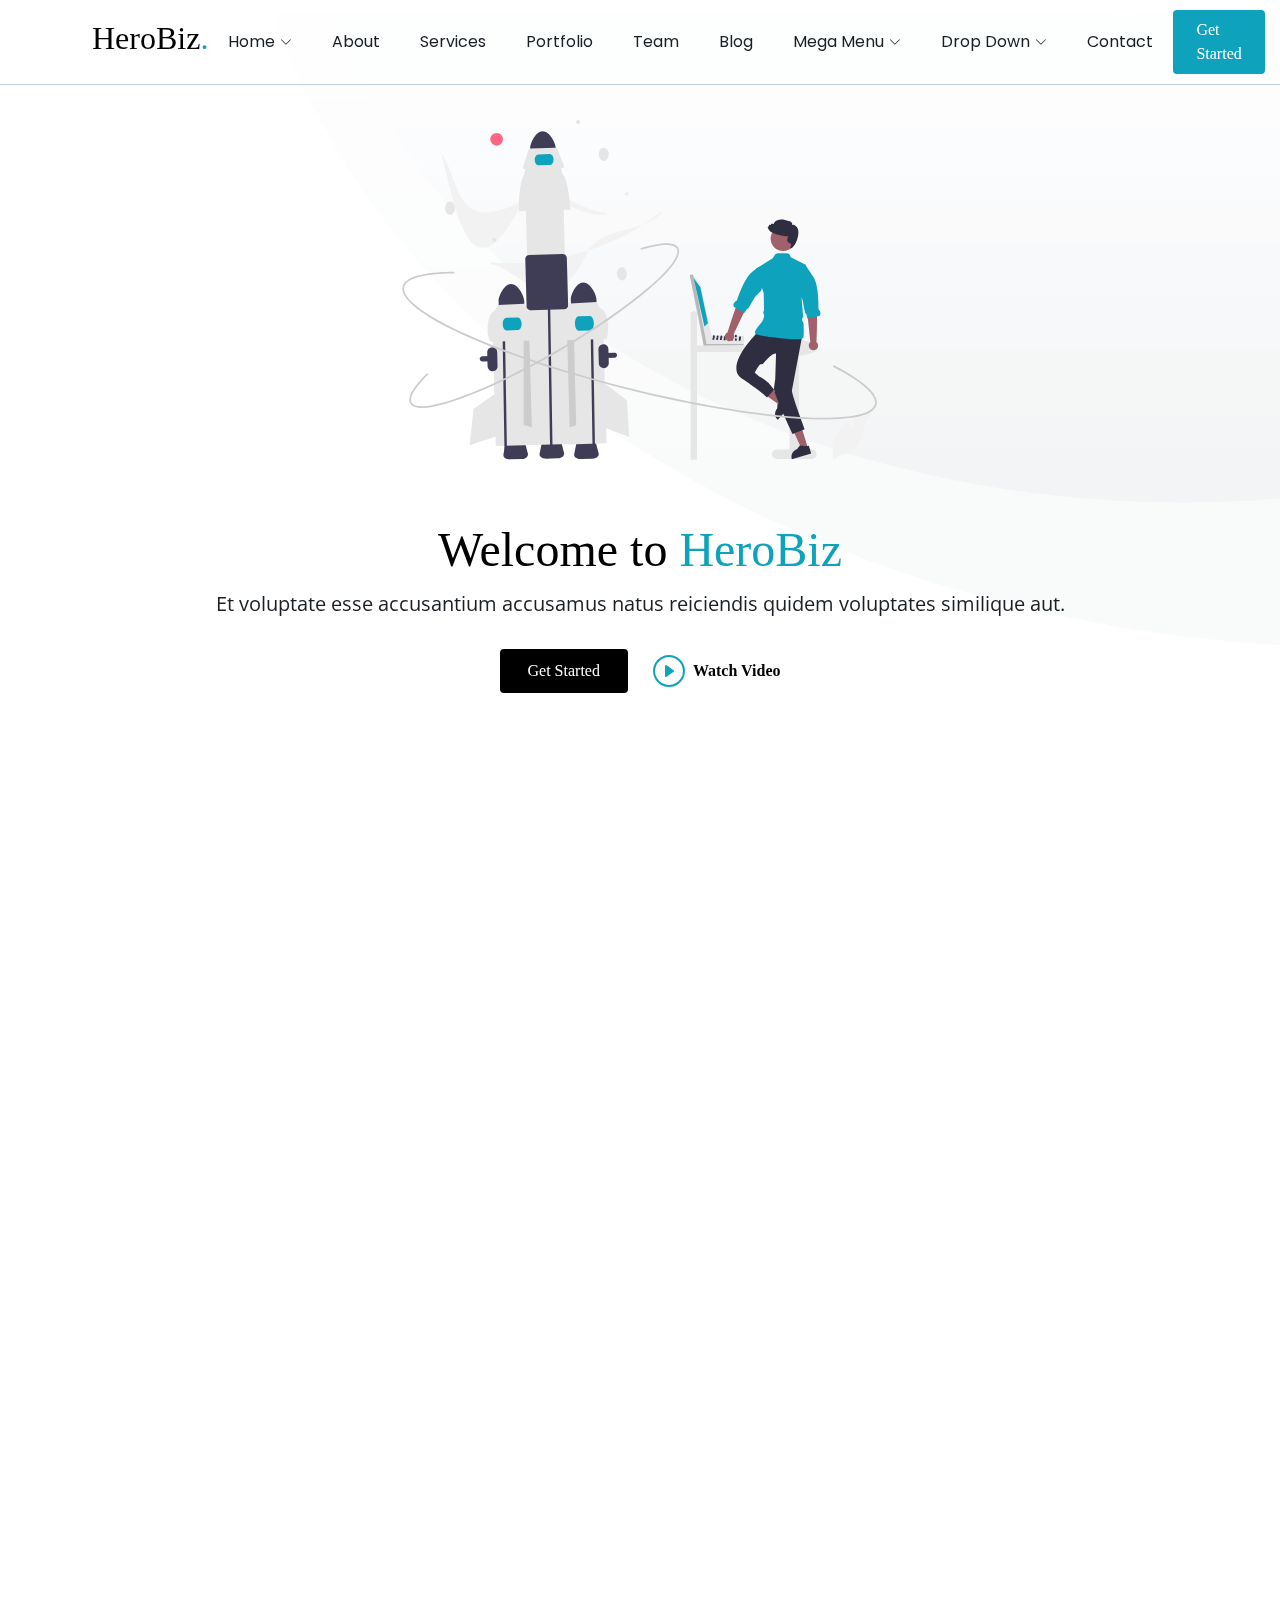
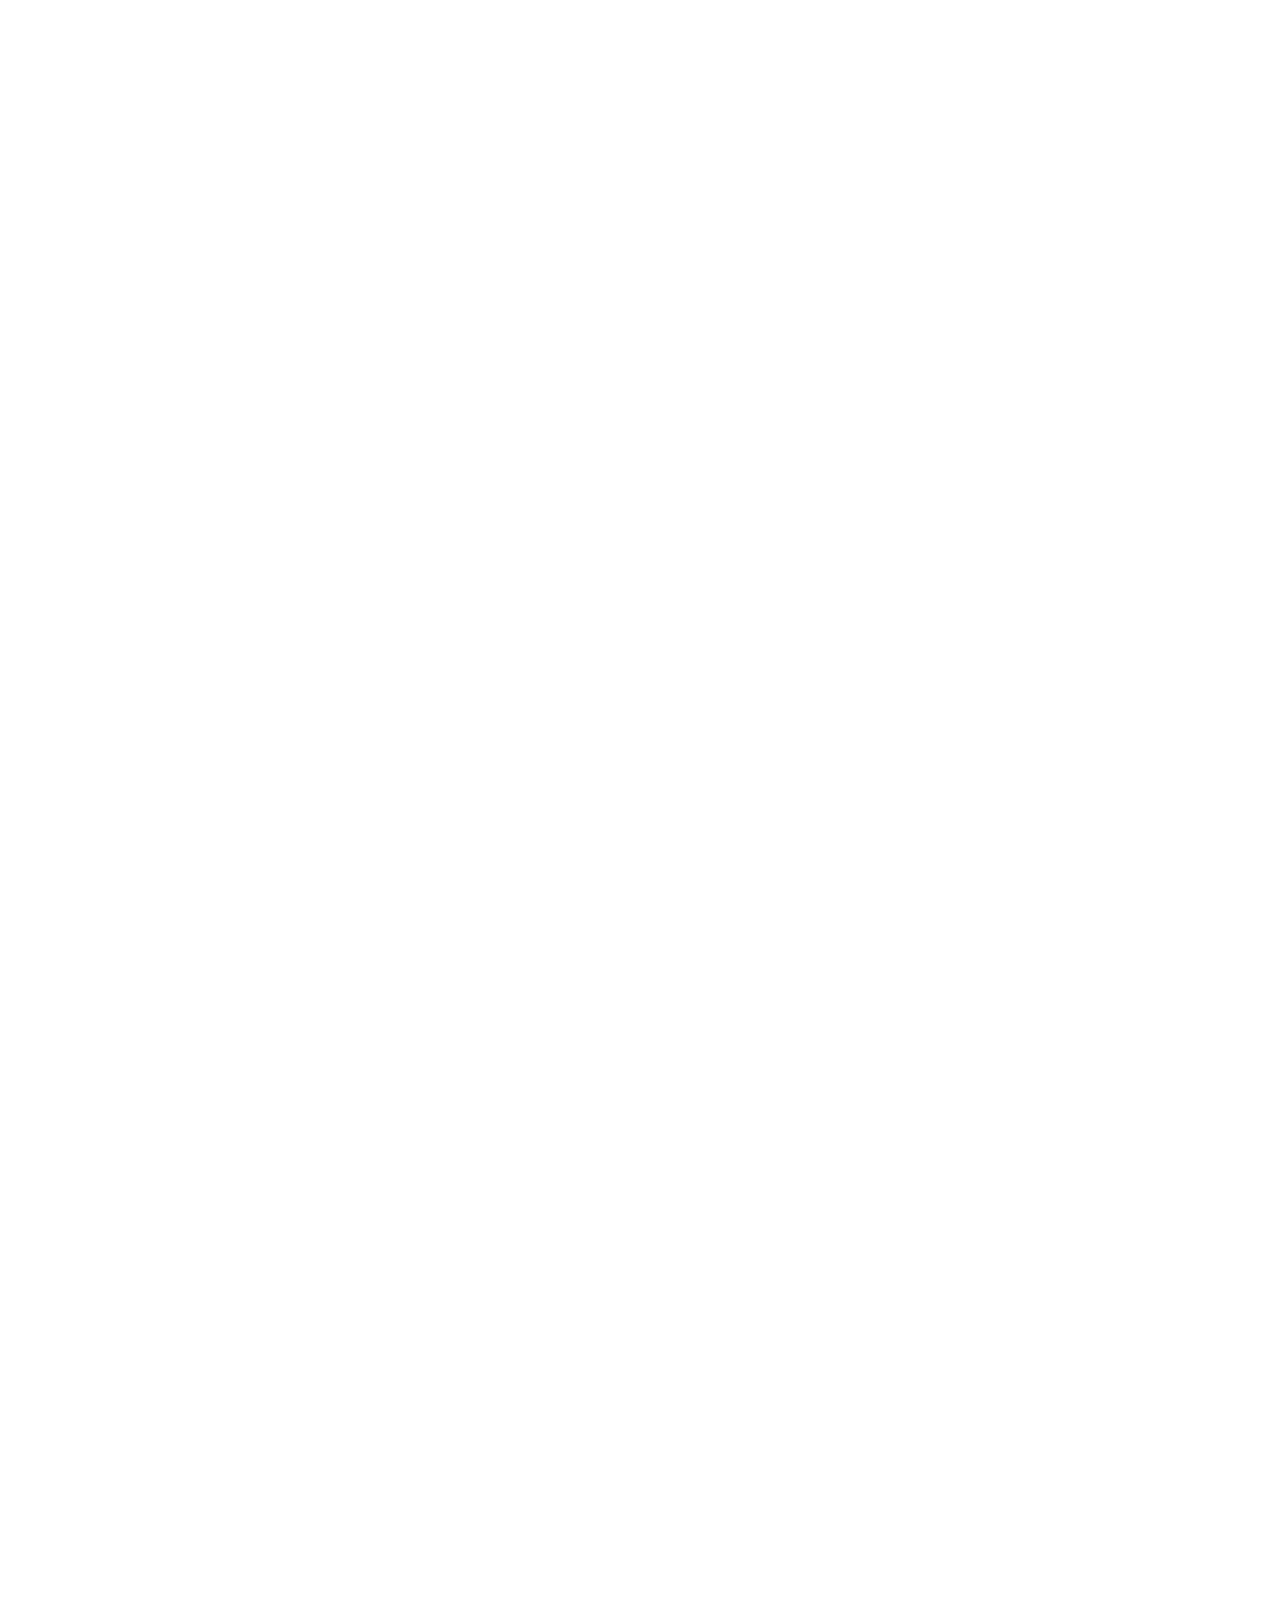
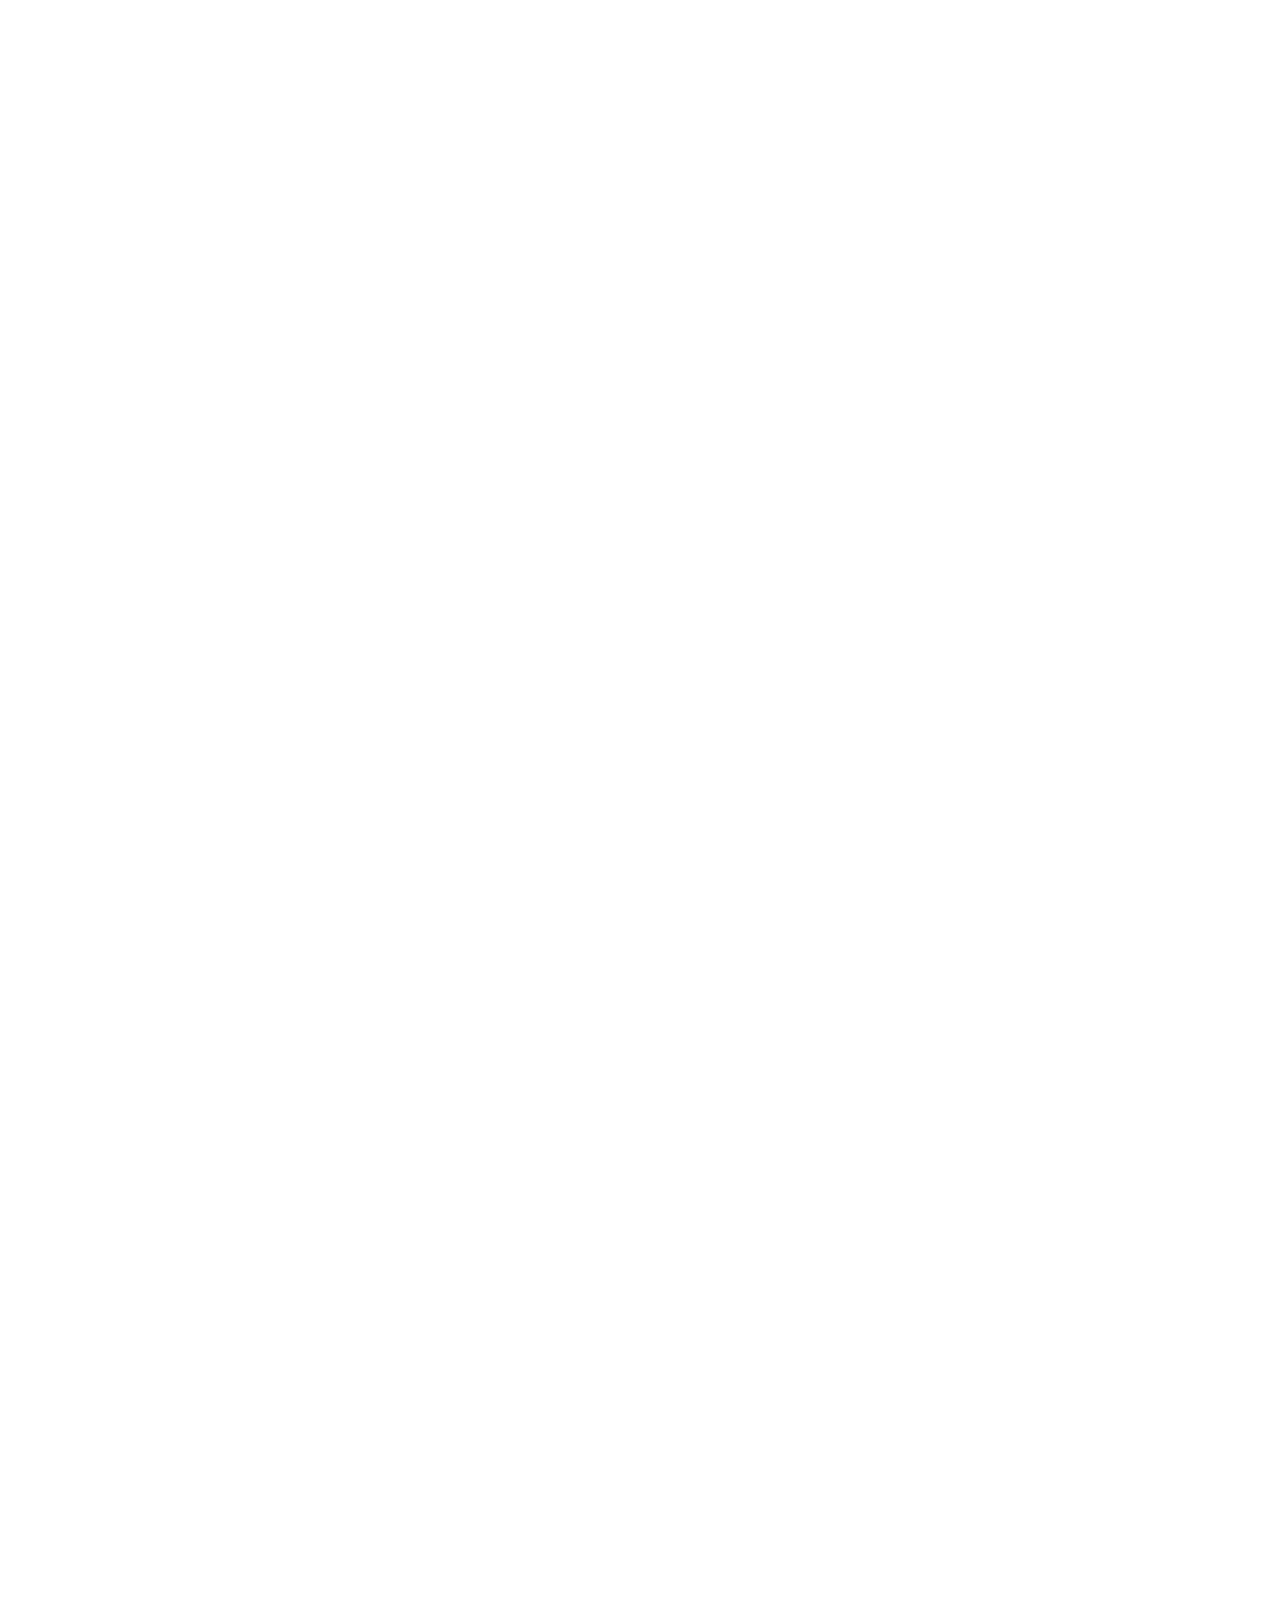
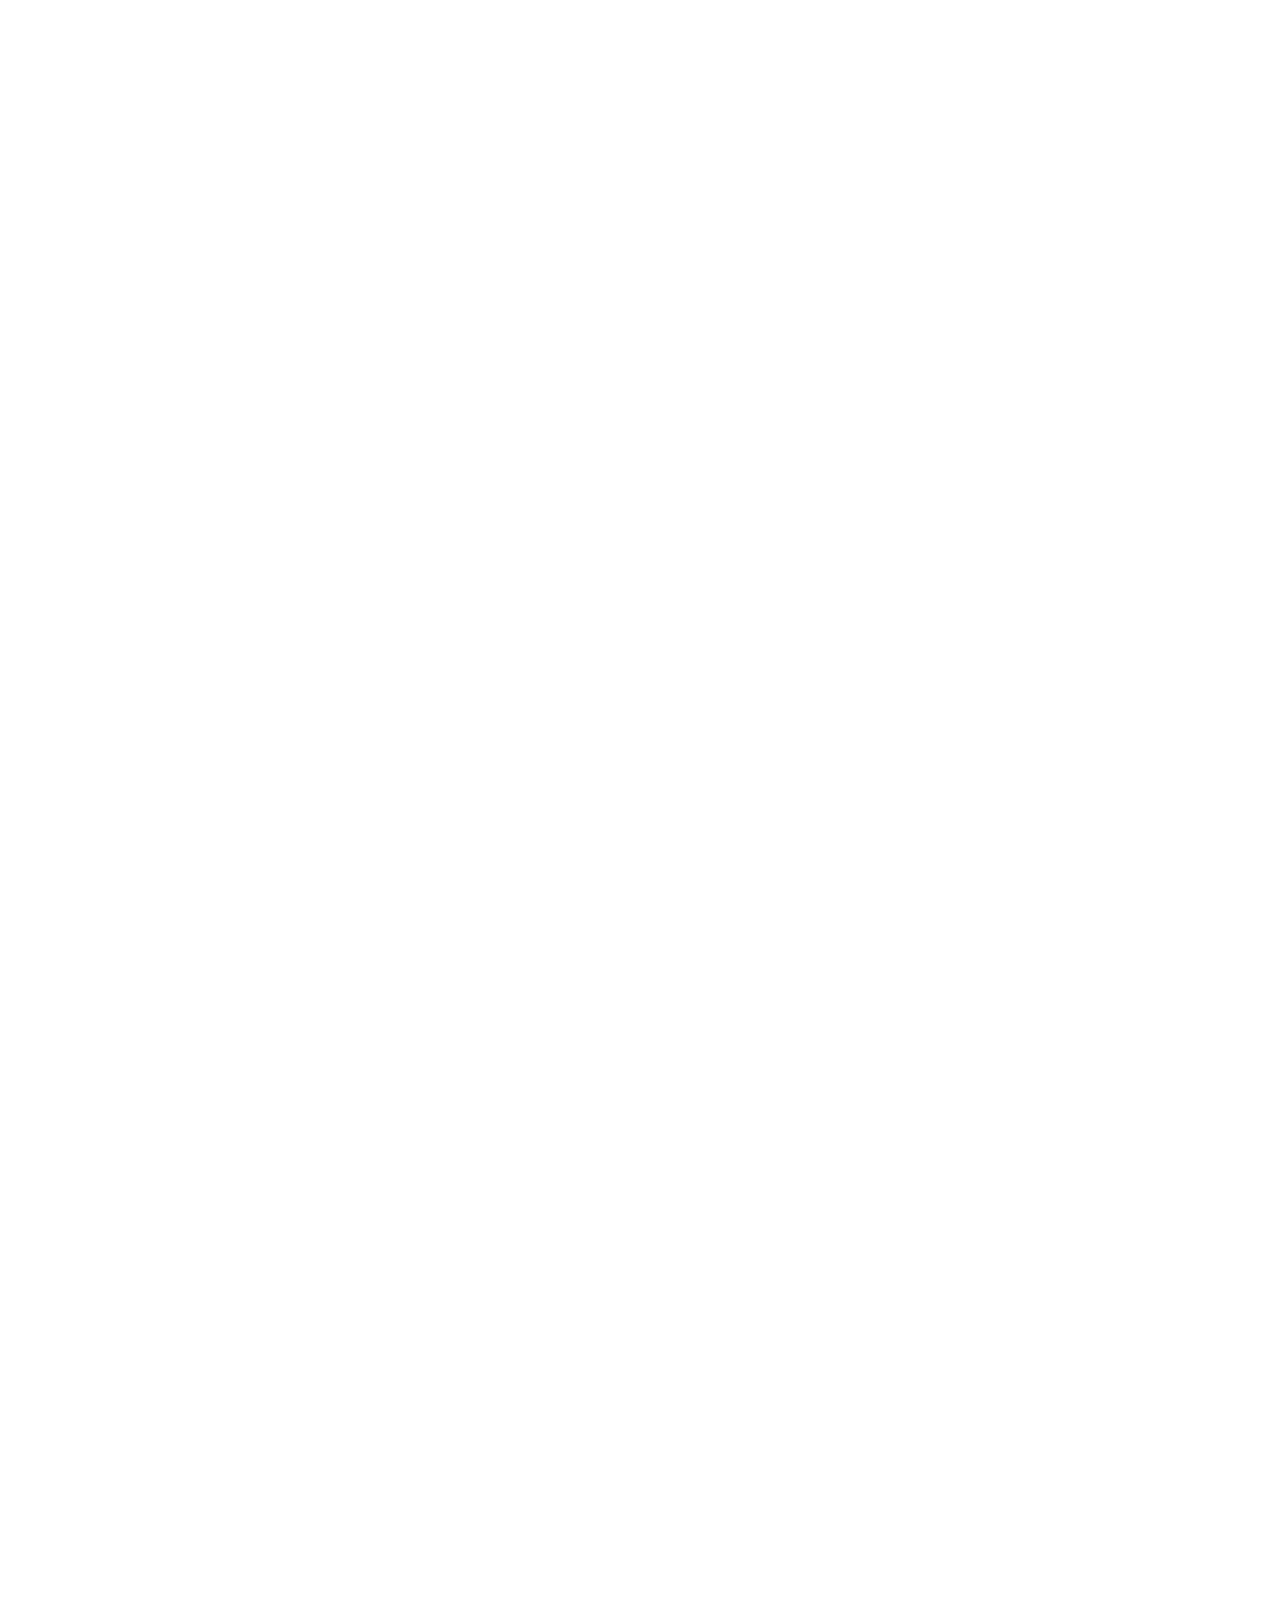
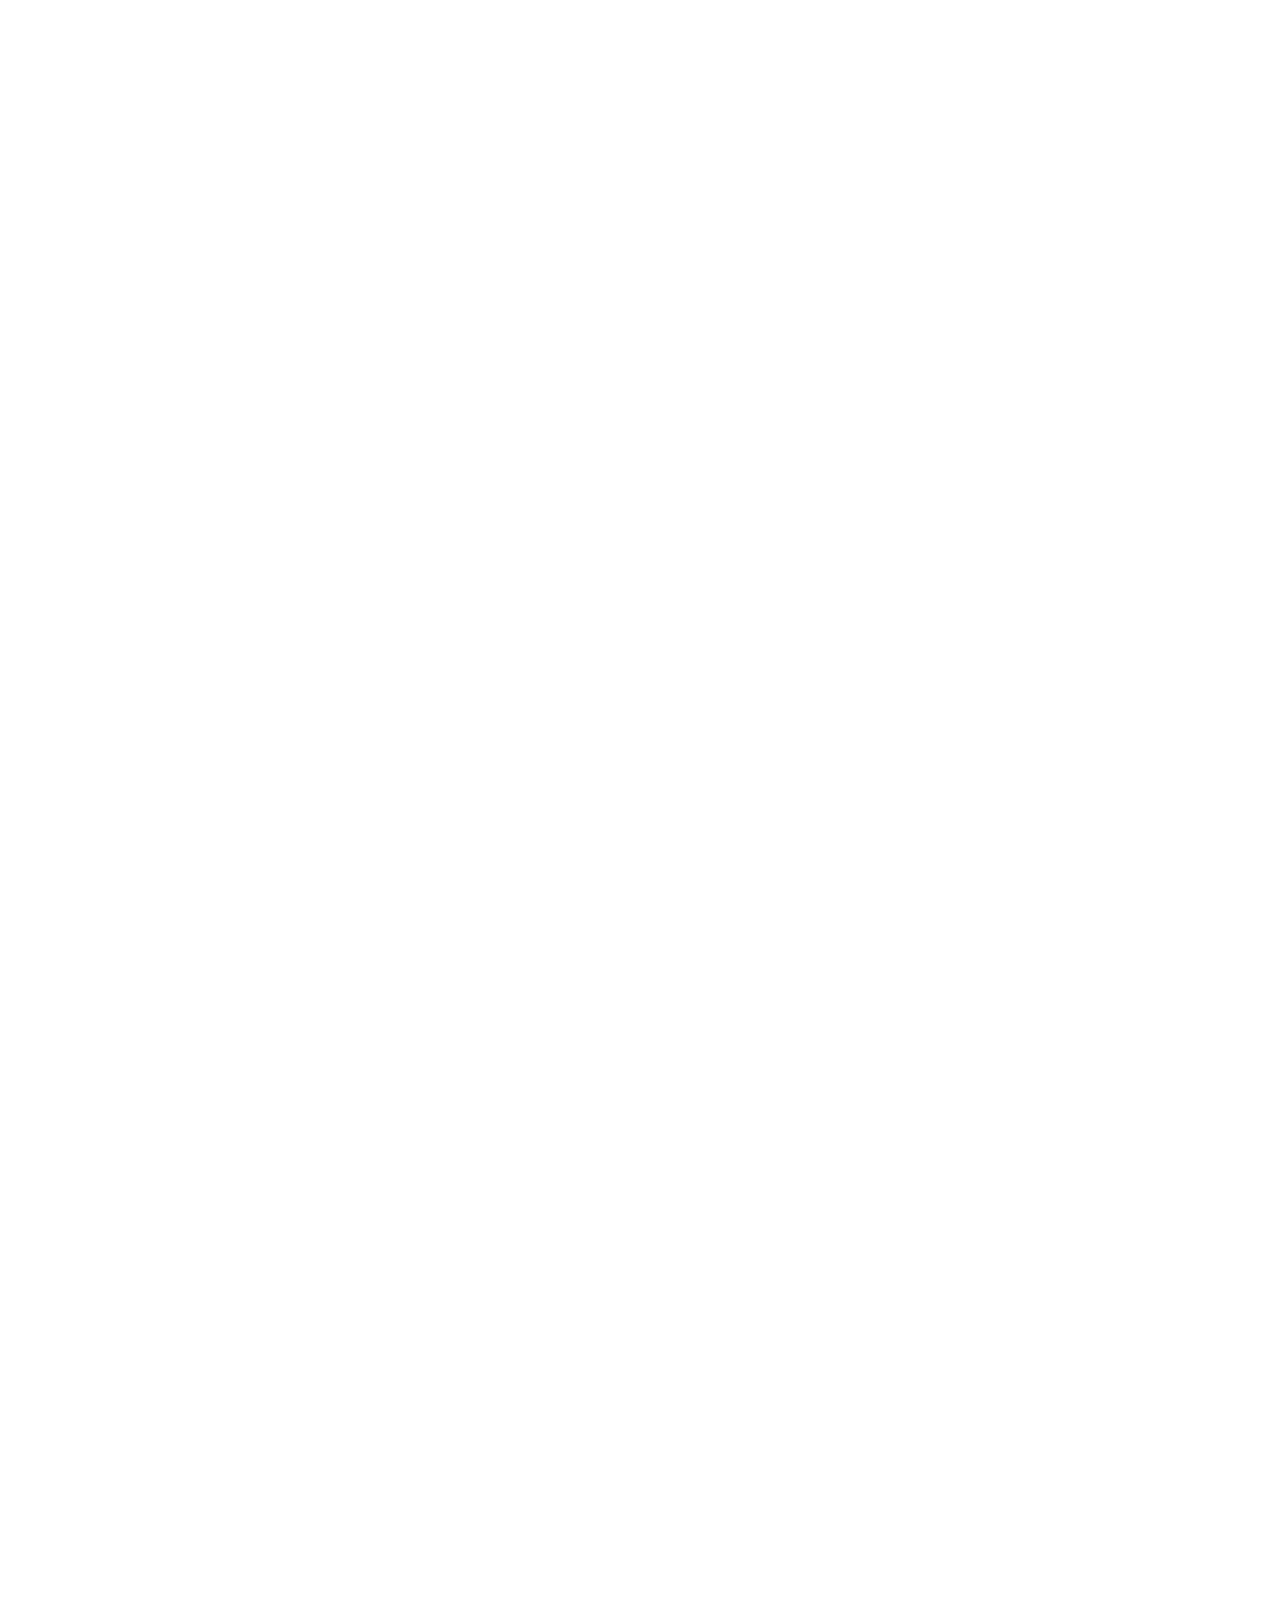
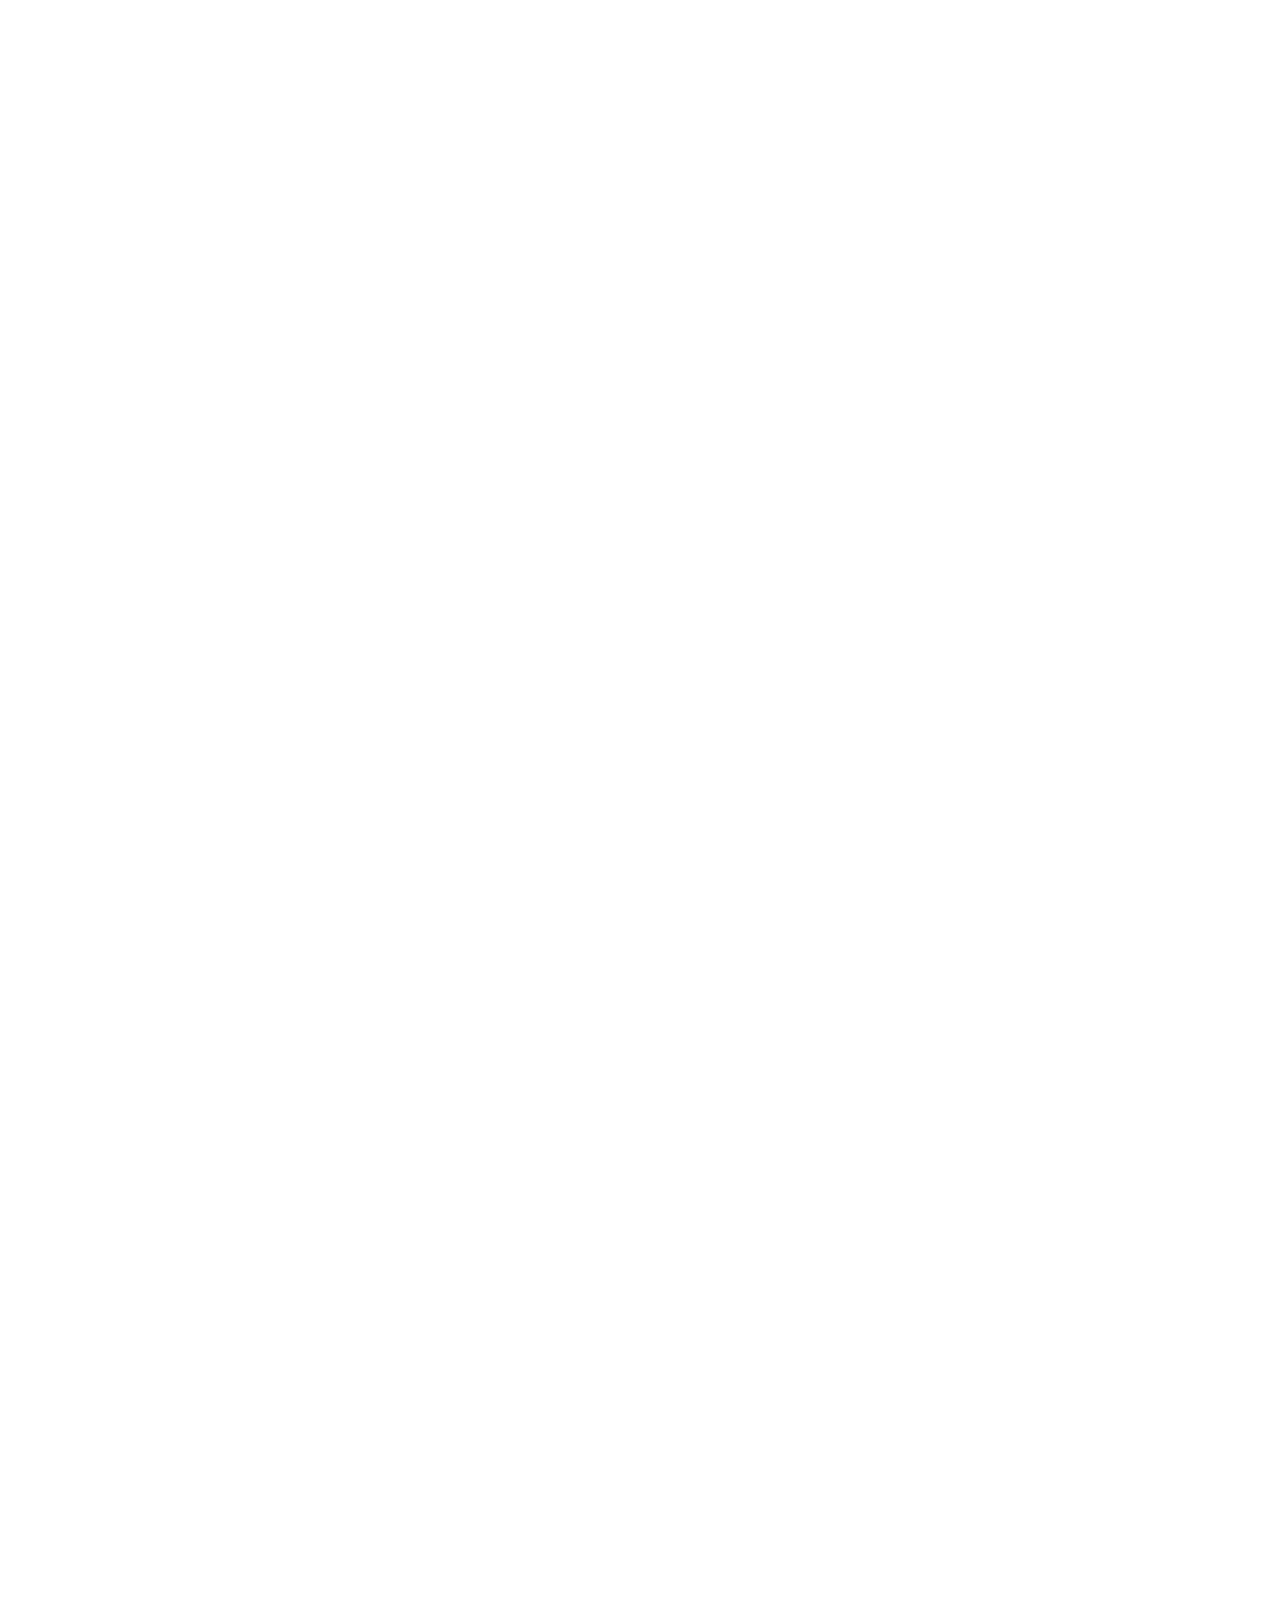
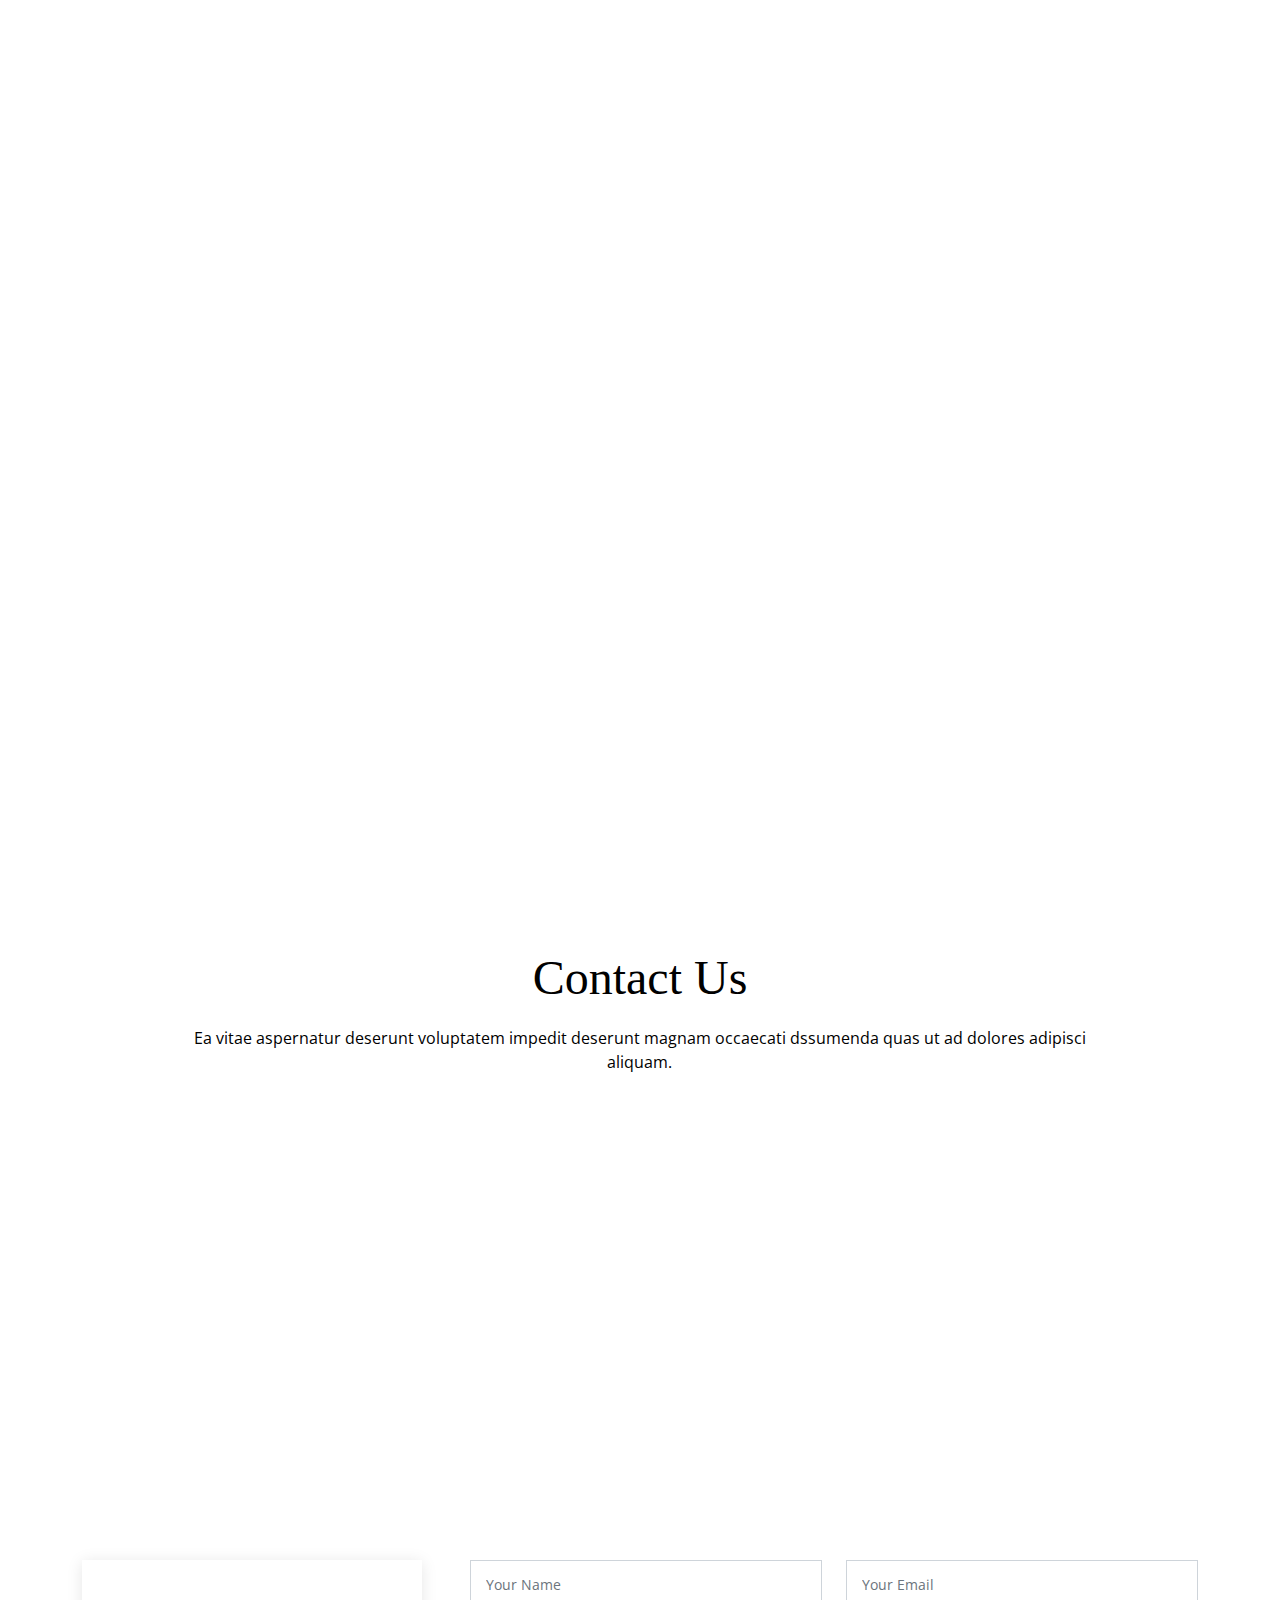
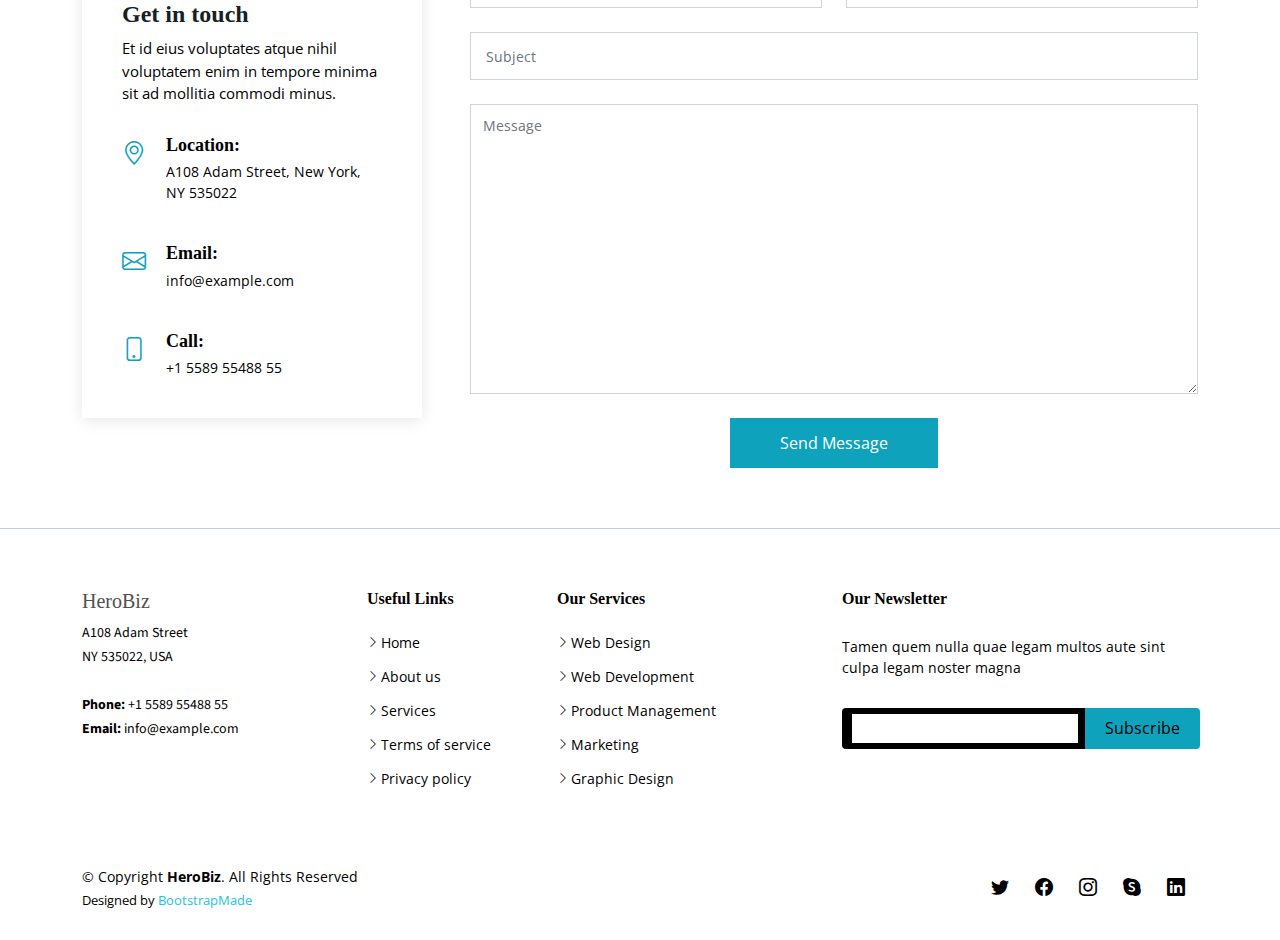
<file: index0.html>
<!DOCTYPE html>
<html lang="en">

<head>
  <meta charset="utf-8">
  <meta content="width=device-width, initial-scale=1.0" name="viewport">

  <title>HeroBiz Bootstrap Template - Home 1</title>
  <meta content="" name="description">
  <meta content="" name="keywords">

  <!-- Favicons -->
  <link href="assets/img/favicon.png" rel="icon">
  <link href="assets/img/apple-touch-icon.png" rel="apple-touch-icon">

  <!-- Google Fonts -->
  <link rel="preconnect" href="https://fonts.googleapis.com">
  <link rel="preconnect" href="https://fonts.gstatic.com" crossorigin>
  <link href="https://fonts.googleapis.com/css2?family=Open+Sans:ital,wght@0,300;0,400;0,500;0,600;0,700;1,300;1,400;1,500;1,600;1,700&family=Poppins:ital,wght@0,300;0,400;0,500;0,600;0,700;1,300;1,400;1,500;1,600;1,700&family=Source+Sans+Pro:ital,wght@0,300;0,400;0,600;0,700;1,300;1,400;1,600;1,700&display=swap" rel="stylesheet">

  <!-- Vendor CSS Files -->
  <link href="assets/vendor/bootstrap/css/bootstrap.min.css" rel="stylesheet">
  <link href="assets/vendor/bootstrap-icons/bootstrap-icons.css" rel="stylesheet">
  <link href="assets/vendor/aos/aos.css" rel="stylesheet">
  <link href="assets/vendor/glightbox/css/glightbox.min.css" rel="stylesheet">
  <link href="assets/vendor/swiper/swiper-bundle.min.css" rel="stylesheet">

  <!-- Variables CSS Files. Uncomment your preferred color scheme -->
  <link href="assets/css/variables.css" rel="stylesheet">
  <!-- <link href="assets/css/variables-blue.css" rel="stylesheet"> -->
  <!-- <link href="assets/css/variables-green.css" rel="stylesheet"> -->
  <!-- <link href="assets/css/variables-orange.css" rel="stylesheet"> -->
  <!-- <link href="assets/css/variables-purple.css" rel="stylesheet"> -->
  <!-- <link href="assets/css/variables-red.css" rel="stylesheet"> -->
  <!-- <link href="assets/css/variables-pink.css" rel="stylesheet"> -->

  <!-- Template Main CSS File -->
  <link href="assets/css/main.css" rel="stylesheet">

  <!-- =======================================================
  * Template Name: HeroBiz
  * Updated: Mar 10 2023 with Bootstrap v5.2.3
  * Template URL: https://bootstrapmade.com/herobiz-bootstrap-business-template/
  * Author: BootstrapMade.com
  * License: https://bootstrapmade.com/license/
  ======================================================== -->
</head>

<body>

  <!-- ======= Header ======= -->
  <header id="header" class="header fixed-top" data-scrollto-offset="0">
    <div class="container-fluid d-flex align-items-center justify-content-between">

      <a href="index.html" class="logo d-flex align-items-center scrollto me-auto me-lg-0">
        <!-- Uncomment the line below if you also wish to use an image logo -->
        <!-- <img src="assets/img/logo.png" alt=""> -->
        <h1>HeroBiz<span>.</span></h1>
      </a>

      <nav id="navbar" class="navbar">
        <ul>

          <li class="dropdown"><a href="#"><span>Home</span> <i class="bi bi-chevron-down dropdown-indicator"></i></a>
            <ul>
              <li><a href="index.html" class="active">Home 1 - index.html</a></li>
              <li><a href="index-2.html">Home 2 - index-2.html</a></li>
              <li><a href="index-3.html">Home 3 - index-3.html</a></li>
              <li><a href="index-4.html">Home 4 - index-4.html</a></li>
            </ul>
          </li>

          <li><a class="nav-link scrollto" href="index.html#about">About</a></li>
          <li><a class="nav-link scrollto" href="index.html#services">Services</a></li>
          <li><a class="nav-link scrollto" href="index.html#portfolio">Portfolio</a></li>
          <li><a class="nav-link scrollto" href="index.html#team">Team</a></li>
          <li><a href="blog.html">Blog</a></li>
          <li class="dropdown megamenu"><a href="#"><span>Mega Menu</span> <i class="bi bi-chevron-down dropdown-indicator"></i></a>
            <ul>
              <li>
                <a href="#">Column 1 link 1</a>
                <a href="#">Column 1 link 2</a>
                <a href="#">Column 1 link 3</a>
              </li>
              <li>
                <a href="#">Column 2 link 1</a>
                <a href="#">Column 2 link 2</a>
                <a href="#">Column 3 link 3</a>
              </li>
              <li>
                <a href="#">Column 3 link 1</a>
                <a href="#">Column 3 link 2</a>
                <a href="#">Column 3 link 3</a>
              </li>
              <li>
                <a href="#">Column 4 link 1</a>
                <a href="#">Column 4 link 2</a>
                <a href="#">Column 4 link 3</a>
              </li>
            </ul>
          </li>
          <li class="dropdown"><a href="#"><span>Drop Down</span> <i class="bi bi-chevron-down dropdown-indicator"></i></a>
            <ul>
              <li><a href="#">Drop Down 1</a></li>
              <li class="dropdown"><a href="#"><span>Deep Drop Down</span> <i class="bi bi-chevron-down dropdown-indicator"></i></a>
                <ul>
                  <li><a href="#">Deep Drop Down 1</a></li>
                  <li><a href="#">Deep Drop Down 2</a></li>
                  <li><a href="#">Deep Drop Down 3</a></li>
                  <li><a href="#">Deep Drop Down 4</a></li>
                  <li><a href="#">Deep Drop Down 5</a></li>
                </ul>
              </li>
              <li><a href="#">Drop Down 2</a></li>
              <li><a href="#">Drop Down 3</a></li>
              <li><a href="#">Drop Down 4</a></li>
            </ul>
          </li>
          <li><a class="nav-link scrollto" href="index.html#contact">Contact</a></li>
        </ul>
        <i class="bi bi-list mobile-nav-toggle d-none"></i>
      </nav><!-- .navbar -->

      <a class="btn-getstarted scrollto" href="index.html#about">Get Started</a>

    </div>
  </header><!-- End Header -->

  <section id="hero-animated" class="hero-animated d-flex align-items-center">
    <div class="container d-flex flex-column justify-content-center align-items-center text-center position-relative" data-aos="zoom-out">
      <img src="assets/img/hero-carousel/hero-carousel-3.svg" class="img-fluid animated">
      <h2>Welcome to <span>HeroBiz</span></h2>
      <p>Et voluptate esse accusantium accusamus natus reiciendis quidem voluptates similique aut.</p>
      <div class="d-flex">
        <a href="#about" class="btn-get-started scrollto">Get Started</a>
        <a href="https://www.youtube.com/watch?v=LXb3EKWsInQ" class="glightbox btn-watch-video d-flex align-items-center"><i class="bi bi-play-circle"></i><span>Watch Video</span></a>
      </div>
    </div>
  </section>

  <main id="main">

    <!-- ======= Featured Services Section ======= -->
    <section id="featured-services" class="featured-services">
      <div class="container">

        <div class="row gy-4">

          <div class="col-xl-3 col-md-6 d-flex" data-aos="zoom-out">
            <div class="service-item position-relative">
              <div class="icon"><i class="bi bi-activity icon"></i></div>
              <h4><a href="" class="stretched-link">Lorem Ipsum</a></h4>
              <p>Voluptatum deleniti atque corrupti quos dolores et quas molestias excepturi</p>
            </div>
          </div><!-- End Service Item -->

          <div class="col-xl-3 col-md-6 d-flex" data-aos="zoom-out" data-aos-delay="200">
            <div class="service-item position-relative">
              <div class="icon"><i class="bi bi-bounding-box-circles icon"></i></div>
              <h4><a href="" class="stretched-link">Sed ut perspici</a></h4>
              <p>Duis aute irure dolor in reprehenderit in voluptate velit esse cillum dolore</p>
            </div>
          </div><!-- End Service Item -->

          <div class="col-xl-3 col-md-6 d-flex" data-aos="zoom-out" data-aos-delay="400">
            <div class="service-item position-relative">
              <div class="icon"><i class="bi bi-calendar4-week icon"></i></div>
              <h4><a href="" class="stretched-link">Magni Dolores</a></h4>
              <p>Excepteur sint occaecat cupidatat non proident, sunt in culpa qui officia</p>
            </div>
          </div><!-- End Service Item -->

          <div class="col-xl-3 col-md-6 d-flex" data-aos="zoom-out" data-aos-delay="600">
            <div class="service-item position-relative">
              <div class="icon"><i class="bi bi-broadcast icon"></i></div>
              <h4><a href="" class="stretched-link">Nemo Enim</a></h4>
              <p>At vero eos et accusamus et iusto odio dignissimos ducimus qui blanditiis</p>
            </div>
          </div><!-- End Service Item -->

        </div>

      </div>
    </section><!-- End Featured Services Section -->

    <!-- ======= About Section ======= -->
    <section id="about" class="about">
      <div class="container" data-aos="fade-up">

        <div class="section-header">
          <h2>About Us</h2>
          <p>Architecto nobis eos vel nam quidem vitae temporibus voluptates qui hic deserunt iusto omnis nam voluptas asperiores sequi tenetur dolores incidunt enim voluptatem magnam cumque fuga.</p>
        </div>

        <div class="row g-4 g-lg-5" data-aos="fade-up" data-aos-delay="200">

          <div class="col-lg-5">
            <div class="about-img">
              <img src="assets/img/about.jpg" class="img-fluid" alt="">
            </div>
          </div>

          <div class="col-lg-7">
            <h3 class="pt-0 pt-lg-5">Neque officiis dolore maiores et exercitationem quae est seda lidera pat claero</h3>

            <!-- Tabs -->
            <ul class="nav nav-pills mb-3">
              <li><a class="nav-link active" data-bs-toggle="pill" href="#tab1">Saepe fuga</a></li>
              <li><a class="nav-link" data-bs-toggle="pill" href="#tab2">Voluptates</a></li>
              <li><a class="nav-link" data-bs-toggle="pill" href="#tab3">Corrupti</a></li>
            </ul><!-- End Tabs -->

            <!-- Tab Content -->
            <div class="tab-content">

              <div class="tab-pane fade show active" id="tab1">

                <p class="fst-italic">Consequuntur inventore voluptates consequatur aut vel et. Eos doloribus expedita. Sapiente atque consequatur minima nihil quae aspernatur quo suscipit voluptatem.</p>

                <div class="d-flex align-items-center mt-4">
                  <i class="bi bi-check2"></i>
                  <h4>Repudiandae rerum velit modi et officia quasi facilis</h4>
                </div>
                <p>Laborum omnis voluptates voluptas qui sit aliquam blanditiis. Sapiente minima commodi dolorum non eveniet magni quaerat nemo et.</p>

                <div class="d-flex align-items-center mt-4">
                  <i class="bi bi-check2"></i>
                  <h4>Incidunt non veritatis illum ea ut nisi</h4>
                </div>
                <p>Non quod totam minus repellendus autem sint velit. Rerum debitis facere soluta tenetur. Iure molestiae assumenda sunt qui inventore eligendi voluptates nisi at. Dolorem quo tempora. Quia et perferendis.</p>

                <div class="d-flex align-items-center mt-4">
                  <i class="bi bi-check2"></i>
                  <h4>Omnis ab quia nemo dignissimos rem eum quos..</h4>
                </div>
                <p>Eius alias aut cupiditate. Dolor voluptates animi ut blanditiis quos nam. Magnam officia aut ut alias quo explicabo ullam esse. Sunt magnam et dolorem eaque magnam odit enim quaerat. Vero error error voluptatem eum.</p>

              </div><!-- End Tab 1 Content -->

              <div class="tab-pane fade show" id="tab2">

                <p class="fst-italic">Consequuntur inventore voluptates consequatur aut vel et. Eos doloribus expedita. Sapiente atque consequatur minima nihil quae aspernatur quo suscipit voluptatem.</p>

                <div class="d-flex align-items-center mt-4">
                  <i class="bi bi-check2"></i>
                  <h4>Repudiandae rerum velit modi et officia quasi facilis</h4>
                </div>
                <p>Laborum omnis voluptates voluptas qui sit aliquam blanditiis. Sapiente minima commodi dolorum non eveniet magni quaerat nemo et.</p>

                <div class="d-flex align-items-center mt-4">
                  <i class="bi bi-check2"></i>
                  <h4>Incidunt non veritatis illum ea ut nisi</h4>
                </div>
                <p>Non quod totam minus repellendus autem sint velit. Rerum debitis facere soluta tenetur. Iure molestiae assumenda sunt qui inventore eligendi voluptates nisi at. Dolorem quo tempora. Quia et perferendis.</p>

                <div class="d-flex align-items-center mt-4">
                  <i class="bi bi-check2"></i>
                  <h4>Omnis ab quia nemo dignissimos rem eum quos..</h4>
                </div>
                <p>Eius alias aut cupiditate. Dolor voluptates animi ut blanditiis quos nam. Magnam officia aut ut alias quo explicabo ullam esse. Sunt magnam et dolorem eaque magnam odit enim quaerat. Vero error error voluptatem eum.</p>

              </div><!-- End Tab 2 Content -->

              <div class="tab-pane fade show" id="tab3">

                <p class="fst-italic">Consequuntur inventore voluptates consequatur aut vel et. Eos doloribus expedita. Sapiente atque consequatur minima nihil quae aspernatur quo suscipit voluptatem.</p>

                <div class="d-flex align-items-center mt-4">
                  <i class="bi bi-check2"></i>
                  <h4>Repudiandae rerum velit modi et officia quasi facilis</h4>
                </div>
                <p>Laborum omnis voluptates voluptas qui sit aliquam blanditiis. Sapiente minima commodi dolorum non eveniet magni quaerat nemo et.</p>

                <div class="d-flex align-items-center mt-4">
                  <i class="bi bi-check2"></i>
                  <h4>Incidunt non veritatis illum ea ut nisi</h4>
                </div>
                <p>Non quod totam minus repellendus autem sint velit. Rerum debitis facere soluta tenetur. Iure molestiae assumenda sunt qui inventore eligendi voluptates nisi at. Dolorem quo tempora. Quia et perferendis.</p>

                <div class="d-flex align-items-center mt-4">
                  <i class="bi bi-check2"></i>
                  <h4>Omnis ab quia nemo dignissimos rem eum quos..</h4>
                </div>
                <p>Eius alias aut cupiditate. Dolor voluptates animi ut blanditiis quos nam. Magnam officia aut ut alias quo explicabo ullam esse. Sunt magnam et dolorem eaque magnam odit enim quaerat. Vero error error voluptatem eum.</p>

              </div><!-- End Tab 3 Content -->

            </div>

          </div>

        </div>

      </div>
    </section><!-- End About Section -->

    <!-- ======= Clients Section ======= -->
    <section id="clients" class="clients">
      <div class="container" data-aos="zoom-out">

        <div class="clients-slider swiper">
          <div class="swiper-wrapper align-items-center">
            <div class="swiper-slide"><img src="assets/img/clients/client-1.png" class="img-fluid" alt=""></div>
            <div class="swiper-slide"><img src="assets/img/clients/client-2.png" class="img-fluid" alt=""></div>
            <div class="swiper-slide"><img src="assets/img/clients/client-3.png" class="img-fluid" alt=""></div>
            <div class="swiper-slide"><img src="assets/img/clients/client-4.png" class="img-fluid" alt=""></div>
            <div class="swiper-slide"><img src="assets/img/clients/client-5.png" class="img-fluid" alt=""></div>
            <div class="swiper-slide"><img src="assets/img/clients/client-6.png" class="img-fluid" alt=""></div>
            <div class="swiper-slide"><img src="assets/img/clients/client-7.png" class="img-fluid" alt=""></div>
            <div class="swiper-slide"><img src="assets/img/clients/client-8.png" class="img-fluid" alt=""></div>
          </div>
        </div>

      </div>
    </section><!-- End Clients Section -->

    <!-- ======= Call To Action Section ======= -->
    <section id="cta" class="cta">
      <div class="container" data-aos="zoom-out">

        <div class="row g-5">

          <div class="col-lg-8 col-md-6 content d-flex flex-column justify-content-center order-last order-md-first">
            <h3>Alias sunt quas <em>Cupiditate</em> oluptas hic minima</h3>
            <p> Duis aute irure dolor in reprehenderit in voluptate velit esse cillum dolore eu fugiat nulla pariatur. Excepteur sint occaecat cupidatat non proident, sunt in culpa qui officia deserunt mollit anim id est laborum.</p>
            <a class="cta-btn align-self-start" href="#">Call To Action</a>
          </div>

          <div class="col-lg-4 col-md-6 order-first order-md-last d-flex align-items-center">
            <div class="img">
              <img src="assets/img/cta.jpg" alt="" class="img-fluid">
            </div>
          </div>

        </div>

      </div>
    </section><!-- End Call To Action Section -->

    <!-- ======= On Focus Section ======= -->
    <section id="onfocus" class="onfocus">
      <div class="container-fluid p-0" data-aos="fade-up">

        <div class="row g-0">
          <div class="col-lg-6 video-play position-relative">
            <a href="https://www.youtube.com/watch?v=LXb3EKWsInQ" class="glightbox play-btn"></a>
          </div>
          <div class="col-lg-6">
            <div class="content d-flex flex-column justify-content-center h-100">
              <h3>Voluptatem dignissimos provident quasi corporis</h3>
              <p class="fst-italic">
                Lorem ipsum dolor sit amet, consectetur adipiscing elit, sed do eiusmod tempor incididunt ut labore et dolore
                magna aliqua.
              </p>
              <ul>
                <li><i class="bi bi-check-circle"></i> Ullamco laboris nisi ut aliquip ex ea commodo consequat.</li>
                <li><i class="bi bi-check-circle"></i> Duis aute irure dolor in reprehenderit in voluptate velit.</li>
                <li><i class="bi bi-check-circle"></i> Ullamco laboris nisi ut aliquip ex ea commodo consequat. Duis aute irure dolor in reprehenderit in voluptate trideta storacalaperda mastiro dolore eu fugiat nulla pariatur.</li>
              </ul>
              <a href="#" class="read-more align-self-start"><span>Read More</span><i class="bi bi-arrow-right"></i></a>
            </div>
          </div>
        </div>

      </div>
    </section><!-- End On Focus Section -->

    <!-- ======= Features Section ======= -->
    <section id="features" class="features">
      <div class="container" data-aos="fade-up">

        <ul class="nav nav-tabs row gy-4 d-flex">

          <li class="nav-item col-6 col-md-4 col-lg-2">
            <a class="nav-link active show" data-bs-toggle="tab" data-bs-target="#tab-1">
              <i class="bi bi-binoculars color-cyan"></i>
              <h4>Modinest</h4>
            </a>
          </li><!-- End Tab 1 Nav -->

          <li class="nav-item col-6 col-md-4 col-lg-2">
            <a class="nav-link" data-bs-toggle="tab" data-bs-target="#tab-2">
              <i class="bi bi-box-seam color-indigo"></i>
              <h4>Undaesenti</h4>
            </a>
          </li><!-- End Tab 2 Nav -->

          <li class="nav-item col-6 col-md-4 col-lg-2">
            <a class="nav-link" data-bs-toggle="tab" data-bs-target="#tab-3">
              <i class="bi bi-brightness-high color-teal"></i>
              <h4>Pariatur</h4>
            </a>
          </li><!-- End Tab 3 Nav -->

          <li class="nav-item col-6 col-md-4 col-lg-2">
            <a class="nav-link" data-bs-toggle="tab" data-bs-target="#tab-4">
              <i class="bi bi-command color-red"></i>
              <h4>Nostrum</h4>
            </a>
          </li><!-- End Tab 4 Nav -->

          <li class="nav-item col-6 col-md-4 col-lg-2">
            <a class="nav-link" data-bs-toggle="tab" data-bs-target="#tab-5">
              <i class="bi bi-easel color-blue"></i>
              <h4>Adipiscing</h4>
            </a>
          </li><!-- End Tab 5 Nav -->

          <li class="nav-item col-6 col-md-4 col-lg-2">
            <a class="nav-link" data-bs-toggle="tab" data-bs-target="#tab-6">
              <i class="bi bi-map color-orange"></i>
              <h4>Reprehit</h4>
            </a>
          </li><!-- End Tab 6 Nav -->

        </ul>

        <div class="tab-content">

          <div class="tab-pane active show" id="tab-1">
            <div class="row gy-4">
              <div class="col-lg-8 order-2 order-lg-1" data-aos="fade-up" data-aos-delay="100">
                <h3>Modinest</h3>
                <p class="fst-italic">
                  Lorem ipsum dolor sit amet, consectetur adipiscing elit, sed do eiusmod tempor incididunt ut labore et dolore
                  magna aliqua.
                </p>
                <ul>
                  <li><i class="bi bi-check-circle-fill"></i> Ullamco laboris nisi ut aliquip ex ea commodo consequat.</li>
                  <li><i class="bi bi-check-circle-fill"></i> Duis aute irure dolor in reprehenderit in voluptate velit.</li>
                  <li><i class="bi bi-check-circle-fill"></i> Ullamco laboris nisi ut aliquip ex ea commodo consequat. Duis aute irure dolor in reprehenderit in voluptate trideta storacalaperda mastiro dolore eu fugiat nulla pariatur.</li>
                </ul>
                <p>
                  Ullamco laboris nisi ut aliquip ex ea commodo consequat. Duis aute irure dolor in reprehenderit in voluptate
                  velit esse cillum dolore eu fugiat nulla pariatur. Excepteur sint occaecat cupidatat non proident, sunt in
                  culpa qui officia deserunt mollit anim id est laborum
                </p>
              </div>
              <div class="col-lg-4 order-1 order-lg-2 text-center" data-aos="fade-up" data-aos-delay="200">
                <img src="assets/img/features-1.svg" alt="" class="img-fluid">
              </div>
            </div>
          </div><!-- End Tab Content 1 -->

          <div class="tab-pane" id="tab-2">
            <div class="row gy-4">
              <div class="col-lg-8 order-2 order-lg-1">
                <h3>Undaesenti</h3>
                <p>
                  Ullamco laboris nisi ut aliquip ex ea commodo consequat. Duis aute irure dolor in reprehenderit in voluptate
                  velit esse cillum dolore eu fugiat nulla pariatur. Excepteur sint occaecat cupidatat non proident, sunt in
                  culpa qui officia deserunt mollit anim id est laborum
                </p>
                <p class="fst-italic">
                  Lorem ipsum dolor sit amet, consectetur adipiscing elit, sed do eiusmod tempor incididunt ut labore et dolore
                  magna aliqua.
                </p>
                <ul>
                  <li><i class="bi bi-check-circle-fill"></i> Ullamco laboris nisi ut aliquip ex ea commodo consequat.</li>
                  <li><i class="bi bi-check-circle-fill"></i> Duis aute irure dolor in reprehenderit in voluptate velit.</li>
                  <li><i class="bi bi-check-circle-fill"></i> Provident mollitia neque rerum asperiores dolores quos qui a. Ipsum neque dolor voluptate nisi sed.</li>
                  <li><i class="bi bi-check-circle-fill"></i> Ullamco laboris nisi ut aliquip ex ea commodo consequat. Duis aute irure dolor in reprehenderit in voluptate trideta storacalaperda mastiro dolore eu fugiat nulla pariatur.</li>
                </ul>
              </div>
              <div class="col-lg-4 order-1 order-lg-2 text-center">
                <img src="assets/img/features-2.svg" alt="" class="img-fluid">
              </div>
            </div>
          </div><!-- End Tab Content 2 -->

          <div class="tab-pane" id="tab-3">
            <div class="row gy-4">
              <div class="col-lg-8 order-2 order-lg-1">
                <h3>Pariatur</h3>
                <p>
                  Ullamco laboris nisi ut aliquip ex ea commodo consequat. Duis aute irure dolor in reprehenderit in voluptate
                  velit esse cillum dolore eu fugiat nulla pariatur. Excepteur sint occaecat cupidatat non proident, sunt in
                  culpa qui officia deserunt mollit anim id est laborum
                </p>
                <ul>
                  <li><i class="bi bi-check-circle-fill"></i> Ullamco laboris nisi ut aliquip ex ea commodo consequat.</li>
                  <li><i class="bi bi-check-circle-fill"></i> Duis aute irure dolor in reprehenderit in voluptate velit.</li>
                  <li><i class="bi bi-check-circle-fill"></i> Provident mollitia neque rerum asperiores dolores quos qui a. Ipsum neque dolor voluptate nisi sed.</li>
                </ul>
                <p class="fst-italic">
                  Lorem ipsum dolor sit amet, consectetur adipiscing elit, sed do eiusmod tempor incididunt ut labore et dolore
                  magna aliqua.
                </p>
              </div>
              <div class="col-lg-4 order-1 order-lg-2 text-center">
                <img src="assets/img/features-3.svg" alt="" class="img-fluid">
              </div>
            </div>
          </div><!-- End Tab Content 3 -->

          <div class="tab-pane" id="tab-4">
            <div class="row gy-4">
              <div class="col-lg-8 order-2 order-lg-1">
                <h3>Nostrum</h3>
                <p>
                  Ullamco laboris nisi ut aliquip ex ea commodo consequat. Duis aute irure dolor in reprehenderit in voluptate
                  velit esse cillum dolore eu fugiat nulla pariatur. Excepteur sint occaecat cupidatat non proident, sunt in
                  culpa qui officia deserunt mollit anim id est laborum
                </p>
                <p class="fst-italic">
                  Lorem ipsum dolor sit amet, consectetur adipiscing elit, sed do eiusmod tempor incididunt ut labore et dolore
                  magna aliqua.
                </p>
                <ul>
                  <li><i class="bi bi-check-circle-fill"></i> Ullamco laboris nisi ut aliquip ex ea commodo consequat.</li>
                  <li><i class="bi bi-check-circle-fill"></i> Duis aute irure dolor in reprehenderit in voluptate velit.</li>
                  <li><i class="bi bi-check-circle-fill"></i> Ullamco laboris nisi ut aliquip ex ea commodo consequat. Duis aute irure dolor in reprehenderit in voluptate trideta storacalaperda mastiro dolore eu fugiat nulla pariatur.</li>
                </ul>
              </div>
              <div class="col-lg-4 order-1 order-lg-2 text-center">
                <img src="assets/img/features-4.svg" alt="" class="img-fluid">
              </div>
            </div>
          </div><!-- End Tab Content 4 -->

          <div class="tab-pane" id="tab-5">
            <div class="row gy-4">
              <div class="col-lg-8 order-2 order-lg-1">
                <h3>Adipiscing</h3>
                <p>
                  Ullamco laboris nisi ut aliquip ex ea commodo consequat. Duis aute irure dolor in reprehenderit in voluptate
                  velit esse cillum dolore eu fugiat nulla pariatur. Excepteur sint occaecat cupidatat non proident, sunt in
                  culpa qui officia deserunt mollit anim id est laborum
                </p>
                <p class="fst-italic">
                  Lorem ipsum dolor sit amet, consectetur adipiscing elit, sed do eiusmod tempor incididunt ut labore et dolore
                  magna aliqua.
                </p>
                <ul>
                  <li><i class="bi bi-check-circle-fill"></i> Ullamco laboris nisi ut aliquip ex ea commodo consequat.</li>
                  <li><i class="bi bi-check-circle-fill"></i> Duis aute irure dolor in reprehenderit in voluptate velit.</li>
                  <li><i class="bi bi-check-circle-fill"></i> Ullamco laboris nisi ut aliquip ex ea commodo consequat. Duis aute irure dolor in reprehenderit in voluptate trideta storacalaperda mastiro dolore eu fugiat nulla pariatur.</li>
                </ul>
              </div>
              <div class="col-lg-4 order-1 order-lg-2 text-center">
                <img src="assets/img/features-5.svg" alt="" class="img-fluid">
              </div>
            </div>
          </div><!-- End Tab Content 5 -->

          <div class="tab-pane" id="tab-6">
            <div class="row gy-4">
              <div class="col-lg-8 order-2 order-lg-1">
                <h3>Reprehit</h3>
                <p>
                  Ullamco laboris nisi ut aliquip ex ea commodo consequat. Duis aute irure dolor in reprehenderit in voluptate
                  velit esse cillum dolore eu fugiat nulla pariatur. Excepteur sint occaecat cupidatat non proident, sunt in
                  culpa qui officia deserunt mollit anim id est laborum
                </p>
                <p class="fst-italic">
                  Lorem ipsum dolor sit amet, consectetur adipiscing elit, sed do eiusmod tempor incididunt ut labore et dolore
                  magna aliqua.
                </p>
                <ul>
                  <li><i class="bi bi-check-circle-fill"></i> Ullamco laboris nisi ut aliquip ex ea commodo consequat.</li>
                  <li><i class="bi bi-check-circle-fill"></i> Duis aute irure dolor in reprehenderit in voluptate velit.</li>
                  <li><i class="bi bi-check-circle-fill"></i> Ullamco laboris nisi ut aliquip ex ea commodo consequat. Duis aute irure dolor in reprehenderit in voluptate trideta storacalaperda mastiro dolore eu fugiat nulla pariatur.</li>
                </ul>
              </div>
              <div class="col-lg-4 order-1 order-lg-2 text-center">
                <img src="assets/img/features-6.svg" alt="" class="img-fluid">
              </div>
            </div>
          </div><!-- End Tab Content 6 -->

        </div>

      </div>
    </section><!-- End Features Section -->

    <!-- ======= Services Section ======= -->
    <section id="services" class="services">
      <div class="container" data-aos="fade-up">

        <div class="section-header">
          <h2>Our Services</h2>
          <p>Ea vitae aspernatur deserunt voluptatem impedit deserunt magnam occaecati dssumenda quas ut ad dolores adipisci aliquam.</p>
        </div>

        <div class="row gy-5">

          <div class="col-xl-4 col-md-6" data-aos="zoom-in" data-aos-delay="200">
            <div class="service-item">
              <div class="img">
                <img src="assets/img/services-1.jpg" class="img-fluid" alt="">
              </div>
              <div class="details position-relative">
                <div class="icon">
                  <i class="bi bi-activity"></i>
                </div>
                <a href="#" class="stretched-link">
                  <h3>Nesciunt Mete</h3>
                </a>
                <p>Provident nihil minus qui consequatur non omnis maiores. Eos accusantium minus dolores iure perferendis.</p>
              </div>
            </div>
          </div><!-- End Service Item -->

          <div class="col-xl-4 col-md-6" data-aos="zoom-in" data-aos-delay="300">
            <div class="service-item">
              <div class="img">
                <img src="assets/img/services-2.jpg" class="img-fluid" alt="">
              </div>
              <div class="details position-relative">
                <div class="icon">
                  <i class="bi bi-broadcast"></i>
                </div>
                <a href="#" class="stretched-link">
                  <h3>Eosle Commodi</h3>
                </a>
                <p>Ut autem aut autem non a. Sint sint sit facilis nam iusto sint. Libero corrupti neque eum hic non ut nesciunt dolorem.</p>
              </div>
            </div>
          </div><!-- End Service Item -->

          <div class="col-xl-4 col-md-6" data-aos="zoom-in" data-aos-delay="400">
            <div class="service-item">
              <div class="img">
                <img src="assets/img/services-3.jpg" class="img-fluid" alt="">
              </div>
              <div class="details position-relative">
                <div class="icon">
                  <i class="bi bi-easel"></i>
                </div>
                <a href="#" class="stretched-link">
                  <h3>Ledo Markt</h3>
                </a>
                <p>Ut excepturi voluptatem nisi sed. Quidem fuga consequatur. Minus ea aut. Vel qui id voluptas adipisci eos earum corrupti.</p>
              </div>
            </div>
          </div><!-- End Service Item -->

          <div class="col-xl-4 col-md-6" data-aos="zoom-in" data-aos-delay="500">
            <div class="service-item">
              <div class="img">
                <img src="assets/img/services-4.jpg" class="img-fluid" alt="">
              </div>
              <div class="details position-relative">
                <div class="icon">
                  <i class="bi bi-bounding-box-circles"></i>
                </div>
                <a href="#" class="stretched-link">
                  <h3>Asperiores Commodit</h3>
                </a>
                <p>Non et temporibus minus omnis sed dolor esse consequatur. Cupiditate sed error ea fuga sit provident adipisci neque.</p>
                <a href="#" class="stretched-link"></a>
              </div>
            </div>
          </div><!-- End Service Item -->

          <div class="col-xl-4 col-md-6" data-aos="zoom-in" data-aos-delay="600">
            <div class="service-item">
              <div class="img">
                <img src="assets/img/services-5.jpg" class="img-fluid" alt="">
              </div>
              <div class="details position-relative">
                <div class="icon">
                  <i class="bi bi-calendar4-week"></i>
                </div>
                <a href="#" class="stretched-link">
                  <h3>Velit Doloremque</h3>
                </a>
                <p>Cumque et suscipit saepe. Est maiores autem enim facilis ut aut ipsam corporis aut. Sed animi at autem alias eius labore.</p>
                <a href="#" class="stretched-link"></a>
              </div>
            </div>
          </div><!-- End Service Item -->

          <div class="col-xl-4 col-md-6" data-aos="zoom-in" data-aos-delay="700">
            <div class="service-item">
              <div class="img">
                <img src="assets/img/services-6.jpg" class="img-fluid" alt="">
              </div>
              <div class="details position-relative">
                <div class="icon">
                  <i class="bi bi-chat-square-text"></i>
                </div>
                <a href="#" class="stretched-link">
                  <h3>Dolori Architecto</h3>
                </a>
                <p>Hic molestias ea quibusdam eos. Fugiat enim doloremque aut neque non et debitis iure. Corrupti recusandae ducimus enim.</p>
                <a href="#" class="stretched-link"></a>
              </div>
            </div>
          </div><!-- End Service Item -->

        </div>

      </div>
    </section><!-- End Services Section -->

    <!-- ======= Testimonials Section ======= -->
    <section id="testimonials" class="testimonials">
      <div class="container" data-aos="fade-up">

        <div class="testimonials-slider swiper">
          <div class="swiper-wrapper">

            <div class="swiper-slide">
              <div class="testimonial-item">
                <img src="assets/img/testimonials/testimonials-1.jpg" class="testimonial-img" alt="">
                <h3>Saul Goodman</h3>
                <h4>Ceo &amp; Founder</h4>
                <div class="stars">
                  <i class="bi bi-star-fill"></i><i class="bi bi-star-fill"></i><i class="bi bi-star-fill"></i><i class="bi bi-star-fill"></i><i class="bi bi-star-fill"></i>
                </div>
                <p>
                  <i class="bi bi-quote quote-icon-left"></i>
                  Proin iaculis purus consequat sem cure digni ssim donec porttitora entum suscipit rhoncus. Accusantium quam, ultricies eget id, aliquam eget nibh et. Maecen aliquam, risus at semper.
                  <i class="bi bi-quote quote-icon-right"></i>
                </p>
              </div>
            </div><!-- End testimonial item -->

            <div class="swiper-slide">
              <div class="testimonial-item">
                <img src="assets/img/testimonials/testimonials-2.jpg" class="testimonial-img" alt="">
                <h3>Sara Wilsson</h3>
                <h4>Designer</h4>
                <div class="stars">
                  <i class="bi bi-star-fill"></i><i class="bi bi-star-fill"></i><i class="bi bi-star-fill"></i><i class="bi bi-star-fill"></i><i class="bi bi-star-fill"></i>
                </div>
                <p>
                  <i class="bi bi-quote quote-icon-left"></i>
                  Export tempor illum tamen malis malis eram quae irure esse labore quem cillum quid cillum eram malis quorum velit fore eram velit sunt aliqua noster fugiat irure amet legam anim culpa.
                  <i class="bi bi-quote quote-icon-right"></i>
                </p>
              </div>
            </div><!-- End testimonial item -->

            <div class="swiper-slide">
              <div class="testimonial-item">
                <img src="assets/img/testimonials/testimonials-3.jpg" class="testimonial-img" alt="">
                <h3>Jena Karlis</h3>
                <h4>Store Owner</h4>
                <div class="stars">
                  <i class="bi bi-star-fill"></i><i class="bi bi-star-fill"></i><i class="bi bi-star-fill"></i><i class="bi bi-star-fill"></i><i class="bi bi-star-fill"></i>
                </div>
                <p>
                  <i class="bi bi-quote quote-icon-left"></i>
                  Enim nisi quem export duis labore cillum quae magna enim sint quorum nulla quem veniam duis minim tempor labore quem eram duis noster aute amet eram fore quis sint minim.
                  <i class="bi bi-quote quote-icon-right"></i>
                </p>
              </div>
            </div><!-- End testimonial item -->

            <div class="swiper-slide">
              <div class="testimonial-item">
                <img src="assets/img/testimonials/testimonials-4.jpg" class="testimonial-img" alt="">
                <h3>Matt Brandon</h3>
                <h4>Freelancer</h4>
                <div class="stars">
                  <i class="bi bi-star-fill"></i><i class="bi bi-star-fill"></i><i class="bi bi-star-fill"></i><i class="bi bi-star-fill"></i><i class="bi bi-star-fill"></i>
                </div>
                <p>
                  <i class="bi bi-quote quote-icon-left"></i>
                  Fugiat enim eram quae cillum dolore dolor amet nulla culpa multos export minim fugiat minim velit minim dolor enim duis veniam ipsum anim magna sunt elit fore quem dolore labore illum veniam.
                  <i class="bi bi-quote quote-icon-right"></i>
                </p>
              </div>
            </div><!-- End testimonial item -->

            <div class="swiper-slide">
              <div class="testimonial-item">
                <img src="assets/img/testimonials/testimonials-5.jpg" class="testimonial-img" alt="">
                <h3>John Larson</h3>
                <h4>Entrepreneur</h4>
                <div class="stars">
                  <i class="bi bi-star-fill"></i><i class="bi bi-star-fill"></i><i class="bi bi-star-fill"></i><i class="bi bi-star-fill"></i><i class="bi bi-star-fill"></i>
                </div>
                <p>
                  <i class="bi bi-quote quote-icon-left"></i>
                  Quis quorum aliqua sint quem legam fore sunt eram irure aliqua veniam tempor noster veniam enim culpa labore duis sunt culpa nulla illum cillum fugiat legam esse veniam culpa fore nisi cillum quid.
                  <i class="bi bi-quote quote-icon-right"></i>
                </p>
              </div>
            </div><!-- End testimonial item -->

          </div>
          <div class="swiper-pagination"></div>
        </div>

      </div>
    </section><!-- End Testimonials Section -->

    <!-- ======= Pricing Section ======= -->
    <section id="pricing" class="pricing">
      <div class="container" data-aos="fade-up">

        <div class="section-header">
          <h2>Our Pricing</h2>
          <p>Architecto nobis eos vel nam quidem vitae temporibus voluptates qui hic deserunt iusto omnis nam voluptas asperiores sequi tenetur dolores incidunt enim voluptatem magnam cumque fuga.</p>
        </div>

        <div class="row gy-4">

          <div class="col-lg-4" data-aos="zoom-in" data-aos-delay="200">
            <div class="pricing-item">

              <div class="pricing-header">
                <h3>Free Plan</h3>
                <h4><sup>$</sup>0<span> / month</span></h4>
              </div>

              <ul>
                <li><i class="bi bi-dot"></i> <span>Quam adipiscing vitae proin</span></li>
                <li><i class="bi bi-dot"></i> <span>Nec feugiat nisl pretium</span></li>
                <li><i class="bi bi-dot"></i> <span>Nulla at volutpat diam uteera</span></li>
                <li class="na"><i class="bi bi-x"></i> <span>Pharetra massa massa ultricies</span></li>
                <li class="na"><i class="bi bi-x"></i> <span>Massa ultricies mi quis hendrerit</span></li>
              </ul>

              <div class="text-center mt-auto">
                <a href="#" class="buy-btn">Buy Now</a>
              </div>

            </div>
          </div><!-- End Pricing Item -->

          <div class="col-lg-4" data-aos="zoom-in" data-aos-delay="400">
            <div class="pricing-item featured">

              <div class="pricing-header">
                <h3>Business Plan</h3>
                <h4><sup>$</sup>29<span> / month</span></h4>
              </div>

              <ul>
                <li><i class="bi bi-dot"></i> <span>Quam adipiscing vitae proin</span></li>
                <li><i class="bi bi-dot"></i> <span>Nec feugiat nisl pretium</span></li>
                <li><i class="bi bi-dot"></i> <span>Nulla at volutpat diam uteera</spa>
                </li>
                <li><i class="bi bi-dot"></i> <span>Pharetra massa massa ultricies</spa>
                </li>
                <li><i class="bi bi-dot"></i> <span>Massa ultricies mi quis hendrerit</span></li>
              </ul>

              <div class="text-center mt-auto">
                <a href="#" class="buy-btn">Buy Now</a>
              </div>

            </div>
          </div><!-- End Pricing Item -->

          <div class="col-lg-4" data-aos="zoom-in" data-aos-delay="600">
            <div class="pricing-item">

              <div class="pricing-header">
                <h3>Developer Plan</h3>
                <h4><sup>$</sup>49<span> / month</span></h4>
              </div>

              <ul>
                <li><i class="bi bi-dot"></i> <span>Quam adipiscing vitae proin</span></li>
                <li><i class="bi bi-dot"></i> <span>Nec feugiat nisl pretium</span></li>
                <li><i class="bi bi-dot"></i> <span>Nulla at volutpat diam uteera</span></li>
                <li><i class="bi bi-dot"></i> <span>Pharetra massa massa ultricies</span></li>
                <li><i class="bi bi-dot"></i> <span>Massa ultricies mi quis hendrerit</span></li>
              </ul>

              <div class="text-center mt-auto">
                <a href="#" class="buy-btn">Buy Now</a>
              </div>

            </div>
          </div><!-- End Pricing Item -->

        </div>

      </div>
    </section><!-- End Pricing Section -->

    <!-- ======= F.A.Q Section ======= -->
    <section id="faq" class="faq">
      <div class="container-fluid" data-aos="fade-up">

        <div class="row gy-4">

          <div class="col-lg-7 d-flex flex-column justify-content-center align-items-stretch  order-2 order-lg-1">

            <div class="content px-xl-5">
              <h3>Frequently Asked <strong>Questions</strong></h3>
              <p>
                Lorem ipsum dolor sit amet, consectetur adipiscing elit, sed do eiusmod tempor incididunt ut labore et dolore magna aliqua. Duis aute irure dolor in reprehenderit
              </p>
            </div>

            <div class="accordion accordion-flush px-xl-5" id="faqlist">

              <div class="accordion-item" data-aos="fade-up" data-aos-delay="200">
                <h3 class="accordion-header">
                  <button class="accordion-button collapsed" type="button" data-bs-toggle="collapse" data-bs-target="#faq-content-1">
                    <i class="bi bi-question-circle question-icon"></i>
                    Non consectetur a erat nam at lectus urna duis?
                  </button>
                </h3>
                <div id="faq-content-1" class="accordion-collapse collapse" data-bs-parent="#faqlist">
                  <div class="accordion-body">
                    Feugiat pretium nibh ipsum consequat. Tempus iaculis urna id volutpat lacus laoreet non curabitur gravida. Venenatis lectus magna fringilla urna porttitor rhoncus dolor purus non.
                  </div>
                </div>
              </div><!-- # Faq item-->

              <div class="accordion-item" data-aos="fade-up" data-aos-delay="300">
                <h3 class="accordion-header">
                  <button class="accordion-button collapsed" type="button" data-bs-toggle="collapse" data-bs-target="#faq-content-2">
                    <i class="bi bi-question-circle question-icon"></i>
                    Feugiat scelerisque varius morbi enim nunc faucibus a pellentesque?
                  </button>
                </h3>
                <div id="faq-content-2" class="accordion-collapse collapse" data-bs-parent="#faqlist">
                  <div class="accordion-body">
                    Dolor sit amet consectetur adipiscing elit pellentesque habitant morbi. Id interdum velit laoreet id donec ultrices. Fringilla phasellus faucibus scelerisque eleifend donec pretium. Est pellentesque elit ullamcorper dignissim. Mauris ultrices eros in cursus turpis massa tincidunt dui.
                  </div>
                </div>
              </div><!-- # Faq item-->

              <div class="accordion-item" data-aos="fade-up" data-aos-delay="400">
                <h3 class="accordion-header">
                  <button class="accordion-button collapsed" type="button" data-bs-toggle="collapse" data-bs-target="#faq-content-3">
                    <i class="bi bi-question-circle question-icon"></i>
                    Dolor sit amet consectetur adipiscing elit pellentesque habitant morbi?
                  </button>
                </h3>
                <div id="faq-content-3" class="accordion-collapse collapse" data-bs-parent="#faqlist">
                  <div class="accordion-body">
                    Eleifend mi in nulla posuere sollicitudin aliquam ultrices sagittis orci. Faucibus pulvinar elementum integer enim. Sem nulla pharetra diam sit amet nisl suscipit. Rutrum tellus pellentesque eu tincidunt. Lectus urna duis convallis convallis tellus. Urna molestie at elementum eu facilisis sed odio morbi quis
                  </div>
                </div>
              </div><!-- # Faq item-->

              <div class="accordion-item" data-aos="fade-up" data-aos-delay="500">
                <h3 class="accordion-header">
                  <button class="accordion-button collapsed" type="button" data-bs-toggle="collapse" data-bs-target="#faq-content-4">
                    <i class="bi bi-question-circle question-icon"></i>
                    Ac odio tempor orci dapibus. Aliquam eleifend mi in nulla?
                  </button>
                </h3>
                <div id="faq-content-4" class="accordion-collapse collapse" data-bs-parent="#faqlist">
                  <div class="accordion-body">
                    <i class="bi bi-question-circle question-icon"></i>
                    Dolor sit amet consectetur adipiscing elit pellentesque habitant morbi. Id interdum velit laoreet id donec ultrices. Fringilla phasellus faucibus scelerisque eleifend donec pretium. Est pellentesque elit ullamcorper dignissim. Mauris ultrices eros in cursus turpis massa tincidunt dui.
                  </div>
                </div>
              </div><!-- # Faq item-->

              <div class="accordion-item" data-aos="fade-up" data-aos-delay="600">
                <h3 class="accordion-header">
                  <button class="accordion-button collapsed" type="button" data-bs-toggle="collapse" data-bs-target="#faq-content-5">
                    <i class="bi bi-question-circle question-icon"></i>
                    Tempus quam pellentesque nec nam aliquam sem et tortor consequat?
                  </button>
                </h3>
                <div id="faq-content-5" class="accordion-collapse collapse" data-bs-parent="#faqlist">
                  <div class="accordion-body">
                    Molestie a iaculis at erat pellentesque adipiscing commodo. Dignissim suspendisse in est ante in. Nunc vel risus commodo viverra maecenas accumsan. Sit amet nisl suscipit adipiscing bibendum est. Purus gravida quis blandit turpis cursus in
                  </div>
                </div>
              </div><!-- # Faq item-->

            </div>

          </div>

          <div class="col-lg-5 align-items-stretch order-1 order-lg-2 img" style='background-image: url("assets/img/faq.jpg");'>&nbsp;</div>
        </div>

      </div>
    </section><!-- End F.A.Q Section -->

    <!-- ======= Portfolio Section ======= -->
    <section id="portfolio" class="portfolio" data-aos="fade-up">

      <div class="container">

        <div class="section-header">
          <h2>Portfolio</h2>
          <p>Non hic nulla eum consequatur maxime ut vero memo vero totam officiis pariatur eos dolorum sed fug dolorem est possimus esse quae repudiandae. Dolorem id enim officiis sunt deserunt esse soluta consequatur quaerat</p>
        </div>

      </div>

      <div class="container-fluid" data-aos="fade-up" data-aos-delay="200">

        <div class="portfolio-isotope" data-portfolio-filter="*" data-portfolio-layout="masonry" data-portfolio-sort="original-order">

          <ul class="portfolio-flters">
            <li data-filter="*" class="filter-active">All</li>
            <li data-filter=".filter-app">App</li>
            <li data-filter=".filter-product">Product</li>
            <li data-filter=".filter-branding">Branding</li>
            <li data-filter=".filter-books">Books</li>
          </ul><!-- End Portfolio Filters -->

          <div class="row g-0 portfolio-container">

            <div class="col-xl-3 col-lg-4 col-md-6 portfolio-item filter-app">
              <img src="assets/img/portfolio/app-1.jpg" class="img-fluid" alt="">
              <div class="portfolio-info">
                <h4>App 1</h4>
                <a href="assets/img/portfolio/app-1.jpg" title="App 1" data-gallery="portfolio-gallery" class="glightbox preview-link"><i class="bi bi-zoom-in"></i></a>
                <a href="portfolio-details.html" title="More Details" class="details-link"><i class="bi bi-link-45deg"></i></a>
              </div>
            </div><!-- End Portfolio Item -->

            <div class="col-xl-3 col-lg-4 col-md-6 portfolio-item filter-product">
              <img src="assets/img/portfolio/product-1.jpg" class="img-fluid" alt="">
              <div class="portfolio-info">
                <h4>Product 1</h4>
                <a href="assets/img/portfolio/product-1.jpg" title="Product 1" data-gallery="portfolio-gallery" class="glightbox preview-link"><i class="bi bi-zoom-in"></i></a>
                <a href="portfolio-details.html" title="More Details" class="details-link"><i class="bi bi-link-45deg"></i></a>
              </div>
            </div><!-- End Portfolio Item -->

            <div class="col-xl-3 col-lg-4 col-md-6 portfolio-item filter-branding">
              <img src="assets/img/portfolio/branding-1.jpg" class="img-fluid" alt="">
              <div class="portfolio-info">
                <h4>Branding 1</h4>
                <a href="assets/img/portfolio/branding-1.jpg" title="Branding 1" data-gallery="portfolio-gallery" class="glightbox preview-link"><i class="bi bi-zoom-in"></i></a>
                <a href="portfolio-details.html" title="More Details" class="details-link"><i class="bi bi-link-45deg"></i></a>
              </div>
            </div><!-- End Portfolio Item -->

            <div class="col-xl-3 col-lg-4 col-md-6 portfolio-item filter-books">
              <img src="assets/img/portfolio/books-1.jpg" class="img-fluid" alt="">
              <div class="portfolio-info">
                <h4>Books 1</h4>
                <a href="assets/img/portfolio/books-1.jpg" title="Branding 1" data-gallery="portfolio-gallery" class="glightbox preview-link"><i class="bi bi-zoom-in"></i></a>
                <a href="portfolio-details.html" title="More Details" class="details-link"><i class="bi bi-link-45deg"></i></a>
              </div>
            </div><!-- End Portfolio Item -->

            <div class="col-xl-3 col-lg-4 col-md-6 portfolio-item filter-app">
              <img src="assets/img/portfolio/app-2.jpg" class="img-fluid" alt="">
              <div class="portfolio-info">
                <h4>App 2</h4>
                <a href="assets/img/portfolio/app-2.jpg" title="App 2" data-gallery="portfolio-gallery" class="glightbox preview-link"><i class="bi bi-zoom-in"></i></a>
                <a href="portfolio-details.html" title="More Details" class="details-link"><i class="bi bi-link-45deg"></i></a>
              </div>
            </div><!-- End Portfolio Item -->

            <div class="col-xl-3 col-lg-4 col-md-6 portfolio-item filter-product">
              <img src="assets/img/portfolio/product-2.jpg" class="img-fluid" alt="">
              <div class="portfolio-info">
                <h4>Product 2</h4>
                <a href="assets/img/portfolio/product-2.jpg" title="Product 2" data-gallery="portfolio-gallery" class="glightbox preview-link"><i class="bi bi-zoom-in"></i></a>
                <a href="portfolio-details.html" title="More Details" class="details-link"><i class="bi bi-link-45deg"></i></a>
              </div>
            </div><!-- End Portfolio Item -->

            <div class="col-xl-3 col-lg-4 col-md-6 portfolio-item filter-branding">
              <img src="assets/img/portfolio/branding-2.jpg" class="img-fluid" alt="">
              <div class="portfolio-info">
                <h4>Branding 2</h4>
                <a href="assets/img/portfolio/branding-2.jpg" title="Branding 2" data-gallery="portfolio-gallery" class="glightbox preview-link"><i class="bi bi-zoom-in"></i></a>
                <a href="portfolio-details.html" title="More Details" class="details-link"><i class="bi bi-link-45deg"></i></a>
              </div>
            </div><!-- End Portfolio Item -->

            <div class="col-xl-3 col-lg-4 col-md-6 portfolio-item filter-books">
              <img src="assets/img/portfolio/books-2.jpg" class="img-fluid" alt="">
              <div class="portfolio-info">
                <h4>Books 2</h4>
                <a href="assets/img/portfolio/books-2.jpg" title="Branding 2" data-gallery="portfolio-gallery" class="glightbox preview-link"><i class="bi bi-zoom-in"></i></a>
                <a href="portfolio-details.html" title="More Details" class="details-link"><i class="bi bi-link-45deg"></i></a>
              </div>
            </div><!-- End Portfolio Item -->

            <div class="col-xl-3 col-lg-4 col-md-6 portfolio-item filter-app">
              <img src="assets/img/portfolio/app-3.jpg" class="img-fluid" alt="">
              <div class="portfolio-info">
                <h4>App 3</h4>
                <a href="assets/img/portfolio/app-3.jpg" title="App 3" data-gallery="portfolio-gallery" class="glightbox preview-link"><i class="bi bi-zoom-in"></i></a>
                <a href="portfolio-details.html" title="More Details" class="details-link"><i class="bi bi-link-45deg"></i></a>
              </div>
            </div><!-- End Portfolio Item -->

            <div class="col-xl-3 col-lg-4 col-md-6 portfolio-item filter-product">
              <img src="assets/img/portfolio/product-3.jpg" class="img-fluid" alt="">
              <div class="portfolio-info">
                <h4>Product 3</h4>
                <a href="assets/img/portfolio/product-3.jpg" title="Product 3" data-gallery="portfolio-gallery" class="glightbox preview-link"><i class="bi bi-zoom-in"></i></a>
                <a href="portfolio-details.html" title="More Details" class="details-link"><i class="bi bi-link-45deg"></i></a>
              </div>
            </div><!-- End Portfolio Item -->

            <div class="col-xl-3 col-lg-4 col-md-6 portfolio-item filter-branding">
              <img src="assets/img/portfolio/branding-3.jpg" class="img-fluid" alt="">
              <div class="portfolio-info">
                <h4>Branding 3</h4>
                <a href="assets/img/portfolio/branding-3.jpg" title="Branding 2" data-gallery="portfolio-gallery" class="glightbox preview-link"><i class="bi bi-zoom-in"></i></a>
                <a href="portfolio-details.html" title="More Details" class="details-link"><i class="bi bi-link-45deg"></i></a>
              </div>
            </div><!-- End Portfolio Item -->

            <div class="col-xl-3 col-lg-4 col-md-6 portfolio-item filter-books">
              <img src="assets/img/portfolio/books-3.jpg" class="img-fluid" alt="">
              <div class="portfolio-info">
                <h4>Books 3</h4>
                <a href="assets/img/portfolio/books-3.jpg" title="Branding 3" data-gallery="portfolio-gallery" class="glightbox preview-link"><i class="bi bi-zoom-in"></i></a>
                <a href="portfolio-details.html" title="More Details" class="details-link"><i class="bi bi-link-45deg"></i></a>
              </div>
            </div><!-- End Portfolio Item -->

          </div><!-- End Portfolio Container -->

        </div>

      </div>
    </section><!-- End Portfolio Section -->

    <!-- ======= Team Section ======= -->
    <section id="team" class="team">
      <div class="container" data-aos="fade-up">

        <div class="section-header">
          <h2>Our Team</h2>
          <p>Architecto nobis eos vel nam quidem vitae temporibus voluptates qui hic deserunt iusto omnis nam voluptas asperiores sequi tenetur dolores incidunt enim voluptatem magnam cumque fuga.</p>
        </div>

        <div class="row gy-5">

          <div class="col-xl-4 col-md-6 d-flex" data-aos="zoom-in" data-aos-delay="200">
            <div class="team-member">
              <div class="member-img">
                <img src="assets/img/team/team-1.jpg" class="img-fluid" alt="">
              </div>
              <div class="member-info">
                <div class="social">
                  <a href=""><i class="bi bi-twitter"></i></a>
                  <a href=""><i class="bi bi-facebook"></i></a>
                  <a href=""><i class="bi bi-instagram"></i></a>
                  <a href=""><i class="bi bi-linkedin"></i></a>
                </div>
                <h4>Walter White</h4>
                <span>Chief Executive Officer</span>
              </div>
            </div>
          </div><!-- End Team Member -->

          <div class="col-xl-4 col-md-6 d-flex" data-aos="zoom-in" data-aos-delay="400">
            <div class="team-member">
              <div class="member-img">
                <img src="assets/img/team/team-2.jpg" class="img-fluid" alt="">
              </div>
              <div class="member-info">
                <div class="social">
                  <a href=""><i class="bi bi-twitter"></i></a>
                  <a href=""><i class="bi bi-facebook"></i></a>
                  <a href=""><i class="bi bi-instagram"></i></a>
                  <a href=""><i class="bi bi-linkedin"></i></a>
                </div>
                <h4>Sarah Jhonson</h4>
                <span>Product Manager</span>
              </div>
            </div>
          </div><!-- End Team Member -->

          <div class="col-xl-4 col-md-6 d-flex" data-aos="zoom-in" data-aos-delay="600">
            <div class="team-member">
              <div class="member-img">
                <img src="assets/img/team/team-3.jpg" class="img-fluid" alt="">
              </div>
              <div class="member-info">
                <div class="social">
                  <a href=""><i class="bi bi-twitter"></i></a>
                  <a href=""><i class="bi bi-facebook"></i></a>
                  <a href=""><i class="bi bi-instagram"></i></a>
                  <a href=""><i class="bi bi-linkedin"></i></a>
                </div>
                <h4>William Anderson</h4>
                <span>CTO</span>
              </div>
            </div>
          </div><!-- End Team Member -->

        </div>

      </div>
    </section><!-- End Team Section -->

    <!-- ======= Recent Blog Posts Section ======= -->
    <section id="recent-blog-posts" class="recent-blog-posts">

      <div class="container" data-aos="fade-up">

        <div class="section-header">
          <h2>Blog</h2>
          <p>Recent posts form our Blog</p>
        </div>

        <div class="row">

          <div class="col-lg-4" data-aos="fade-up" data-aos-delay="200">
            <div class="post-box">
              <div class="post-img"><img src="assets/img/blog/blog-1.jpg" class="img-fluid" alt=""></div>
              <div class="meta">
                <span class="post-date">Tue, December 12</span>
                <span class="post-author"> / Julia Parker</span>
              </div>
              <h3 class="post-title">Eum ad dolor et. Autem aut fugiat debitis voluptatem consequuntur sit</h3>
              <p>Illum voluptas ab enim placeat. Adipisci enim velit nulla. Vel omnis laudantium. Asperiores eum ipsa est officiis. Modi cupiditate exercitationem qui magni est...</p>
              <a href="blog-details.html" class="readmore stretched-link"><span>Read More</span><i class="bi bi-arrow-right"></i></a>
            </div>
          </div>

          <div class="col-lg-4" data-aos="fade-up" data-aos-delay="400">
            <div class="post-box">
              <div class="post-img"><img src="assets/img/blog/blog-2.jpg" class="img-fluid" alt=""></div>
              <div class="meta">
                <span class="post-date">Fri, September 05</span>
                <span class="post-author"> / Mario Douglas</span>
              </div>
              <h3 class="post-title">Et repellendus molestiae qui est sed omnis voluptates magnam</h3>
              <p>Voluptatem nesciunt omnis libero autem tempora enim ut ipsam id. Odit quia ab eum assumenda. Quisquam omnis aliquid necessitatibus tempora consectetur doloribus...</p>
              <a href="blog-details.html" class="readmore stretched-link"><span>Read More</span><i class="bi bi-arrow-right"></i></a>
            </div>
          </div>

          <div class="col-lg-4" data-aos="fade-up" data-aos-delay="600">
            <div class="post-box">
              <div class="post-img"><img src="assets/img/blog/blog-3.jpg" class="img-fluid" alt=""></div>
              <div class="meta">
                <span class="post-date">Tue, July 27</span>
                <span class="post-author"> / Lisa Hunter</span>
              </div>
              <h3 class="post-title">Quia assumenda est et veritatis aut quae</h3>
              <p>Quia nam eaque omnis explicabo similique eum quaerat similique laboriosam. Quis omnis repellat sed quae consectetur magnam veritatis dicta nihil...</p>
              <a href="blog-details.html" class="readmore stretched-link"><span>Read More</span><i class="bi bi-arrow-right"></i></a>
            </div>
          </div>

        </div>

      </div>

    </section><!-- End Recent Blog Posts Section -->

    <!-- ======= Contact Section ======= -->
    <section id="contact" class="contact">
      <div class="container">

        <div class="section-header">
          <h2>Contact Us</h2>
          <p>Ea vitae aspernatur deserunt voluptatem impedit deserunt magnam occaecati dssumenda quas ut ad dolores adipisci aliquam.</p>
        </div>

      </div>

      <div class="map">
        <iframe src="https://www.google.com/maps/embed?pb=!1m14!1m8!1m3!1d12097.433213460943!2d-74.0062269!3d40.7101282!3m2!1i1024!2i768!4f13.1!3m3!1m2!1s0x0%3A0xb89d1fe6bc499443!2sDowntown+Conference+Center!5e0!3m2!1smk!2sbg!4v1539943755621" frameborder="0" allowfullscreen></iframe>
      </div><!-- End Google Maps -->

      <div class="container">

        <div class="row gy-5 gx-lg-5">

          <div class="col-lg-4">

            <div class="info">
              <h3>Get in touch</h3>
              <p>Et id eius voluptates atque nihil voluptatem enim in tempore minima sit ad mollitia commodi minus.</p>

              <div class="info-item d-flex">
                <i class="bi bi-geo-alt flex-shrink-0"></i>
                <div>
                  <h4>Location:</h4>
                  <p>A108 Adam Street, New York, NY 535022</p>
                </div>
              </div><!-- End Info Item -->

              <div class="info-item d-flex">
                <i class="bi bi-envelope flex-shrink-0"></i>
                <div>
                  <h4>Email:</h4>
                  <p>info@example.com</p>
                </div>
              </div><!-- End Info Item -->

              <div class="info-item d-flex">
                <i class="bi bi-phone flex-shrink-0"></i>
                <div>
                  <h4>Call:</h4>
                  <p>+1 5589 55488 55</p>
                </div>
              </div><!-- End Info Item -->

            </div>

          </div>

          <div class="col-lg-8">
            <form action="forms/contact.php" method="post" role="form" class="php-email-form">
              <div class="row">
                <div class="col-md-6 form-group">
                  <input type="text" name="name" class="form-control" id="name" placeholder="Your Name" required>
                </div>
                <div class="col-md-6 form-group mt-3 mt-md-0">
                  <input type="email" class="form-control" name="email" id="email" placeholder="Your Email" required>
                </div>
              </div>
              <div class="form-group mt-3">
                <input type="text" class="form-control" name="subject" id="subject" placeholder="Subject" required>
              </div>
              <div class="form-group mt-3">
                <textarea class="form-control" name="message" placeholder="Message" required></textarea>
              </div>
              <div class="my-3">
                <div class="loading">Loading</div>
                <div class="error-message"></div>
                <div class="sent-message">Your message has been sent. Thank you!</div>
              </div>
              <div class="text-center"><button type="submit">Send Message</button></div>
            </form>
          </div><!-- End Contact Form -->

        </div>

      </div>
    </section><!-- End Contact Section -->

  </main><!-- End #main -->

  <!-- ======= Footer ======= -->
  <footer id="footer" class="footer">

    <div class="footer-content">
      <div class="container">
        <div class="row">

          <div class="col-lg-3 col-md-6">
            <div class="footer-info">
              <h3>HeroBiz</h3>
              <p>
                A108 Adam Street <br>
                NY 535022, USA<br><br>
                <strong>Phone:</strong> +1 5589 55488 55<br>
                <strong>Email:</strong> info@example.com<br>
              </p>
            </div>
          </div>

          <div class="col-lg-2 col-md-6 footer-links">
            <h4>Useful Links</h4>
            <ul>
              <li><i class="bi bi-chevron-right"></i> <a href="#">Home</a></li>
              <li><i class="bi bi-chevron-right"></i> <a href="#">About us</a></li>
              <li><i class="bi bi-chevron-right"></i> <a href="#">Services</a></li>
              <li><i class="bi bi-chevron-right"></i> <a href="#">Terms of service</a></li>
              <li><i class="bi bi-chevron-right"></i> <a href="#">Privacy policy</a></li>
            </ul>
          </div>

          <div class="col-lg-3 col-md-6 footer-links">
            <h4>Our Services</h4>
            <ul>
              <li><i class="bi bi-chevron-right"></i> <a href="#">Web Design</a></li>
              <li><i class="bi bi-chevron-right"></i> <a href="#">Web Development</a></li>
              <li><i class="bi bi-chevron-right"></i> <a href="#">Product Management</a></li>
              <li><i class="bi bi-chevron-right"></i> <a href="#">Marketing</a></li>
              <li><i class="bi bi-chevron-right"></i> <a href="#">Graphic Design</a></li>
            </ul>
          </div>

          <div class="col-lg-4 col-md-6 footer-newsletter">
            <h4>Our Newsletter</h4>
            <p>Tamen quem nulla quae legam multos aute sint culpa legam noster magna</p>
            <form action="" method="post">
              <input type="email" name="email"><input type="submit" value="Subscribe">
            </form>

          </div>

        </div>
      </div>
    </div>

    <div class="footer-legal text-center">
      <div class="container d-flex flex-column flex-lg-row justify-content-center justify-content-lg-between align-items-center">

        <div class="d-flex flex-column align-items-center align-items-lg-start">
          <div class="copyright">
            &copy; Copyright <strong><span>HeroBiz</span></strong>. All Rights Reserved
          </div>
          <div class="credits">
            <!-- All the links in the footer should remain intact. -->
            <!-- You can delete the links only if you purchased the pro version. -->
            <!-- Licensing information: https://bootstrapmade.com/license/ -->
            <!-- Purchase the pro version with working PHP/AJAX contact form: https://bootstrapmade.com/herobiz-bootstrap-business-template/ -->
            Designed by <a href="https://bootstrapmade.com/">BootstrapMade</a>
          </div>
        </div>

        <div class="social-links order-first order-lg-last mb-3 mb-lg-0">
          <a href="#" class="twitter"><i class="bi bi-twitter"></i></a>
          <a href="#" class="facebook"><i class="bi bi-facebook"></i></a>
          <a href="#" class="instagram"><i class="bi bi-instagram"></i></a>
          <a href="#" class="google-plus"><i class="bi bi-skype"></i></a>
          <a href="#" class="linkedin"><i class="bi bi-linkedin"></i></a>
        </div>

      </div>
    </div>

  </footer><!-- End Footer -->

  <a href="#" class="scroll-top d-flex align-items-center justify-content-center"><i class="bi bi-arrow-up-short"></i></a>

  <div id="preloader"></div>

  <!-- Vendor JS Files -->
  <script src="assets/vendor/bootstrap/js/bootstrap.bundle.min.js"></script>
  <script src="assets/vendor/aos/aos.js"></script>
  <script src="assets/vendor/glightbox/js/glightbox.min.js"></script>
  <script src="assets/vendor/isotope-layout/isotope.pkgd.min.js"></script>
  <script src="assets/vendor/swiper/swiper-bundle.min.js"></script>
  <script src="assets/vendor/php-email-form/validate.js"></script>

  <!-- Template Main JS File -->
  <script src="assets/js/main.js"></script>

</body>

</html>
</file>
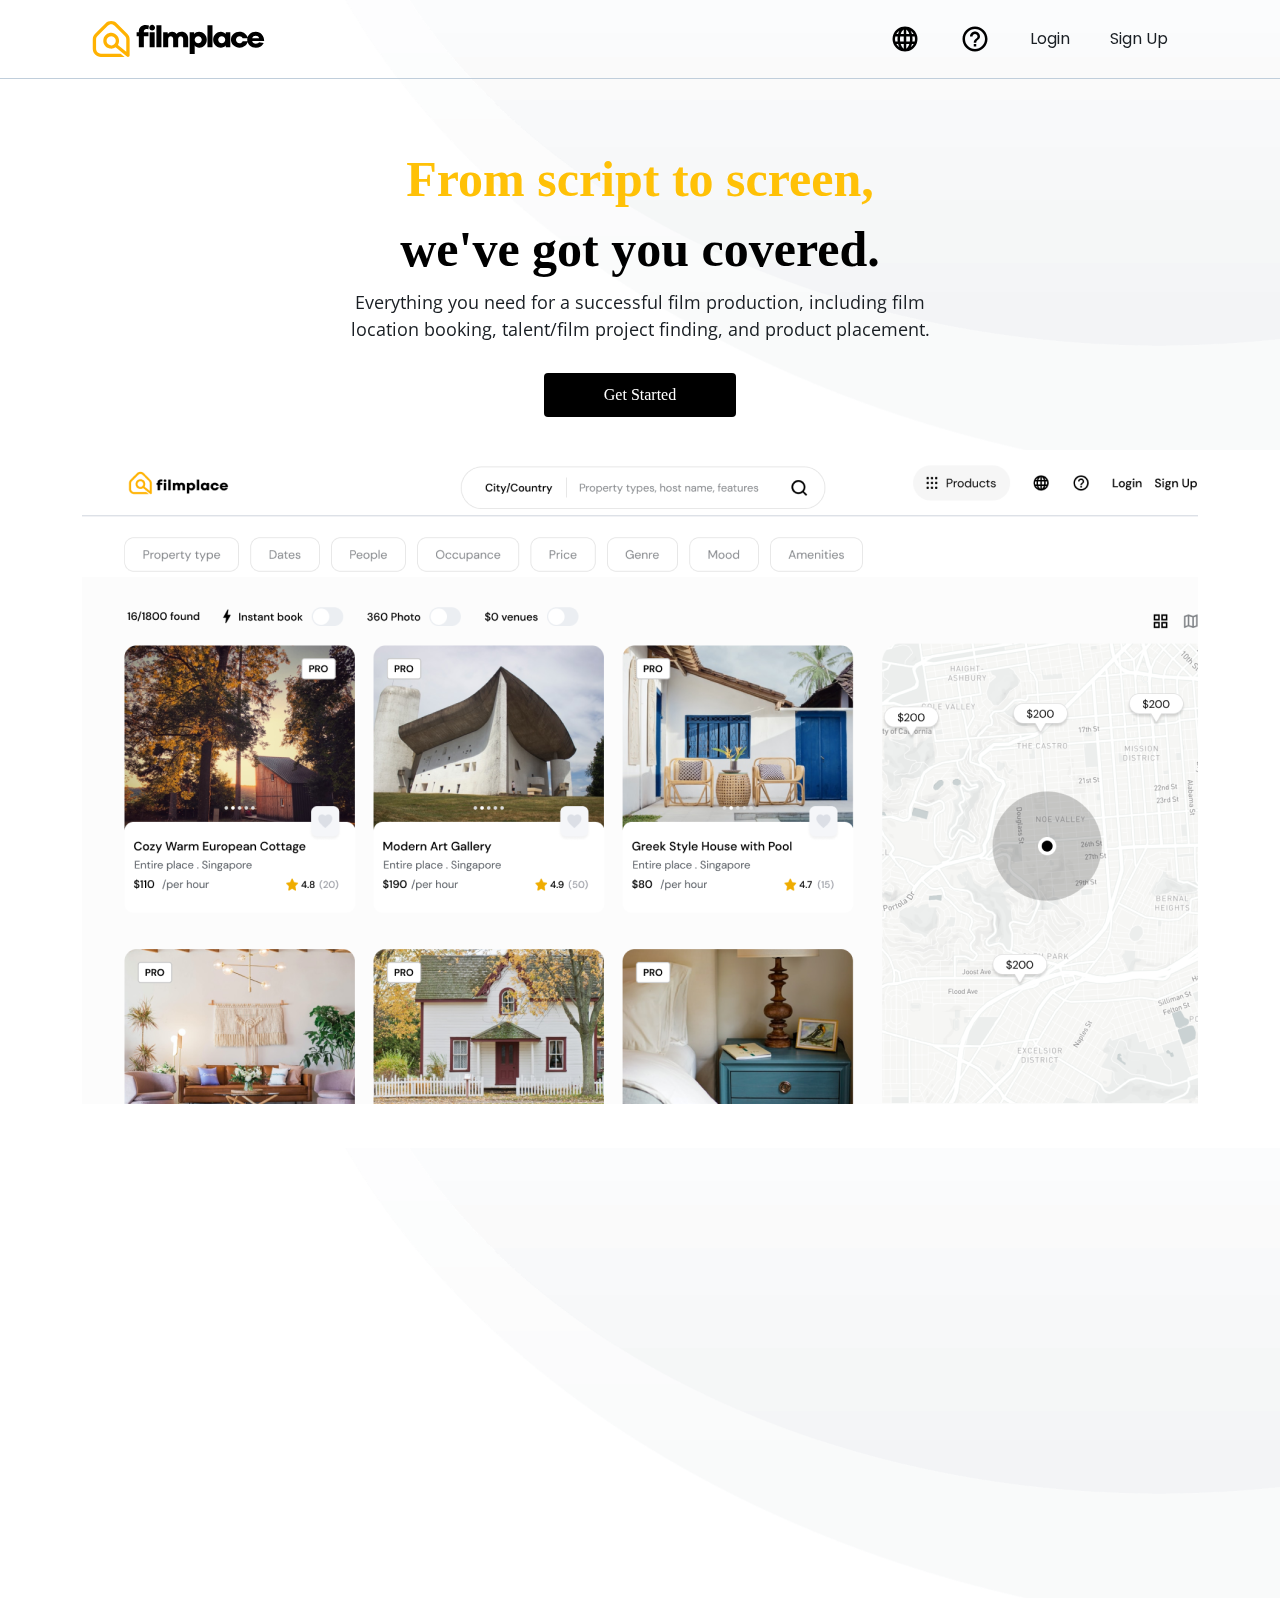
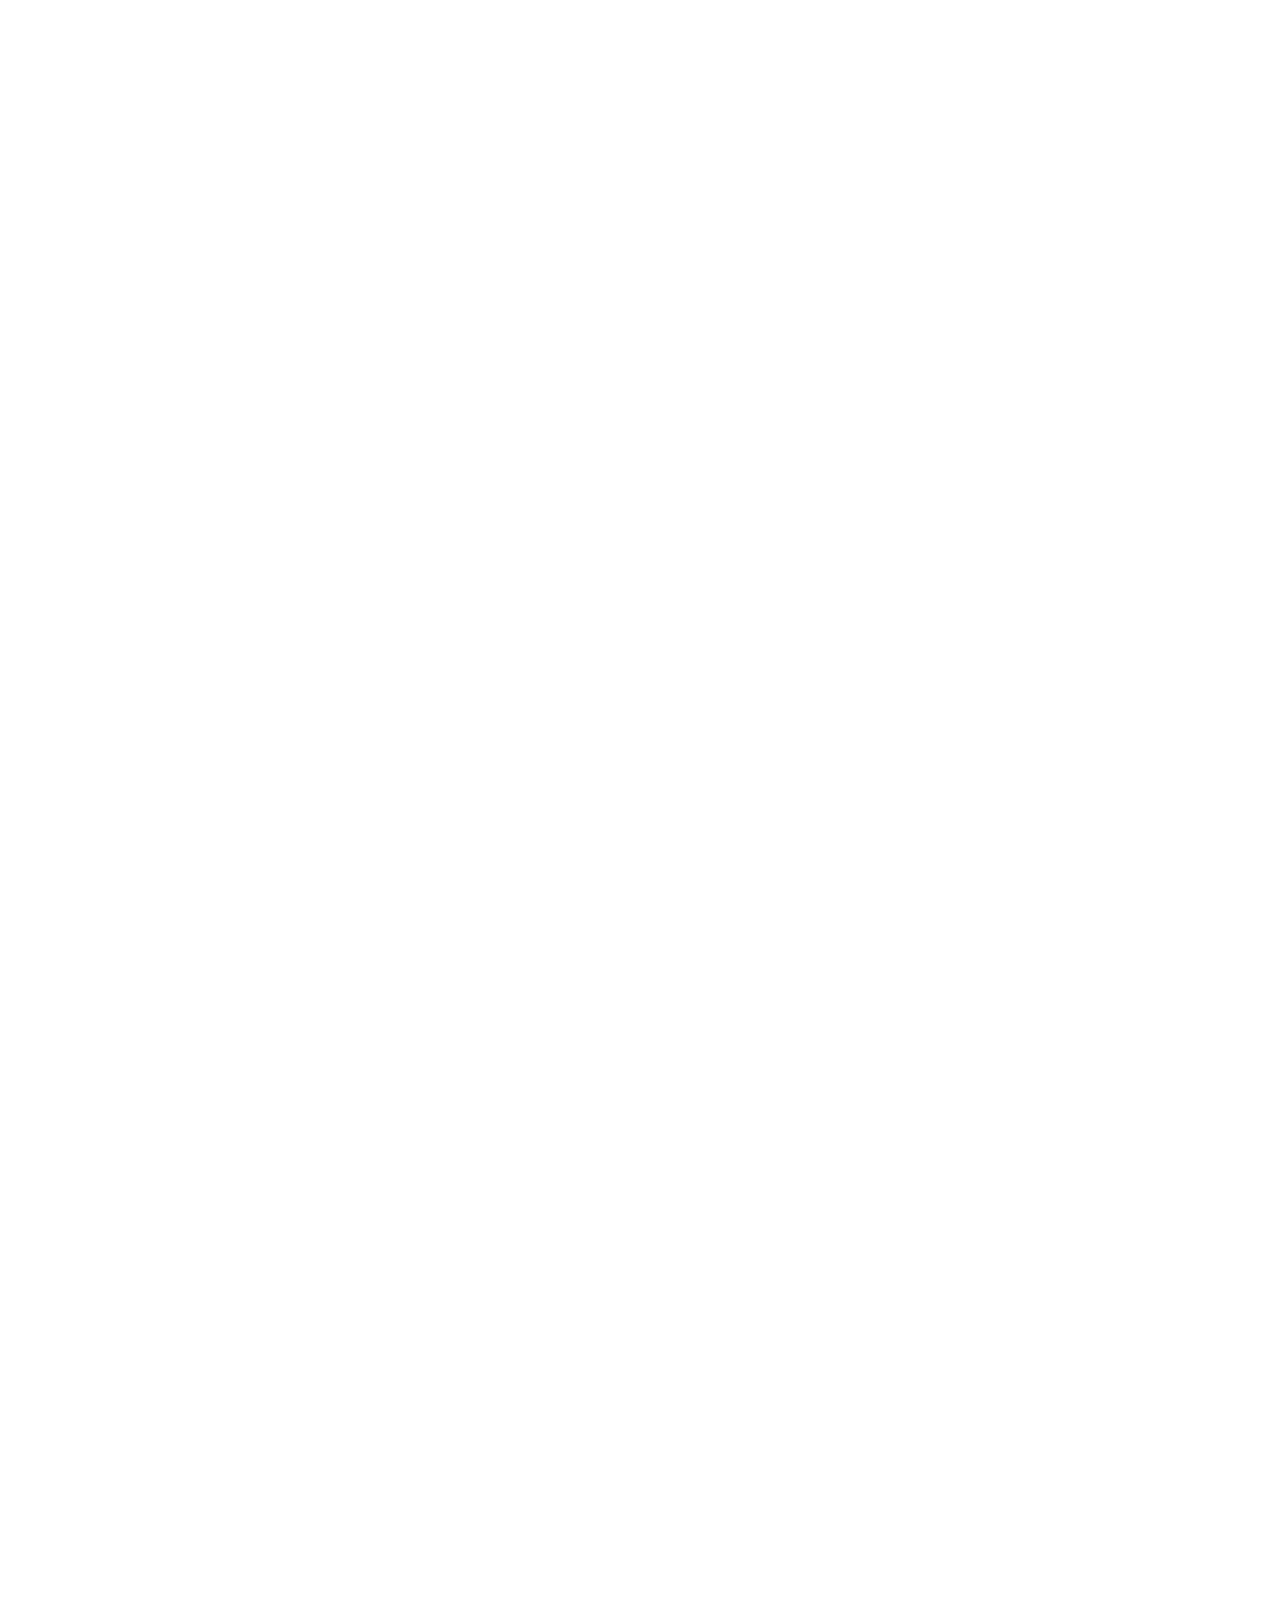
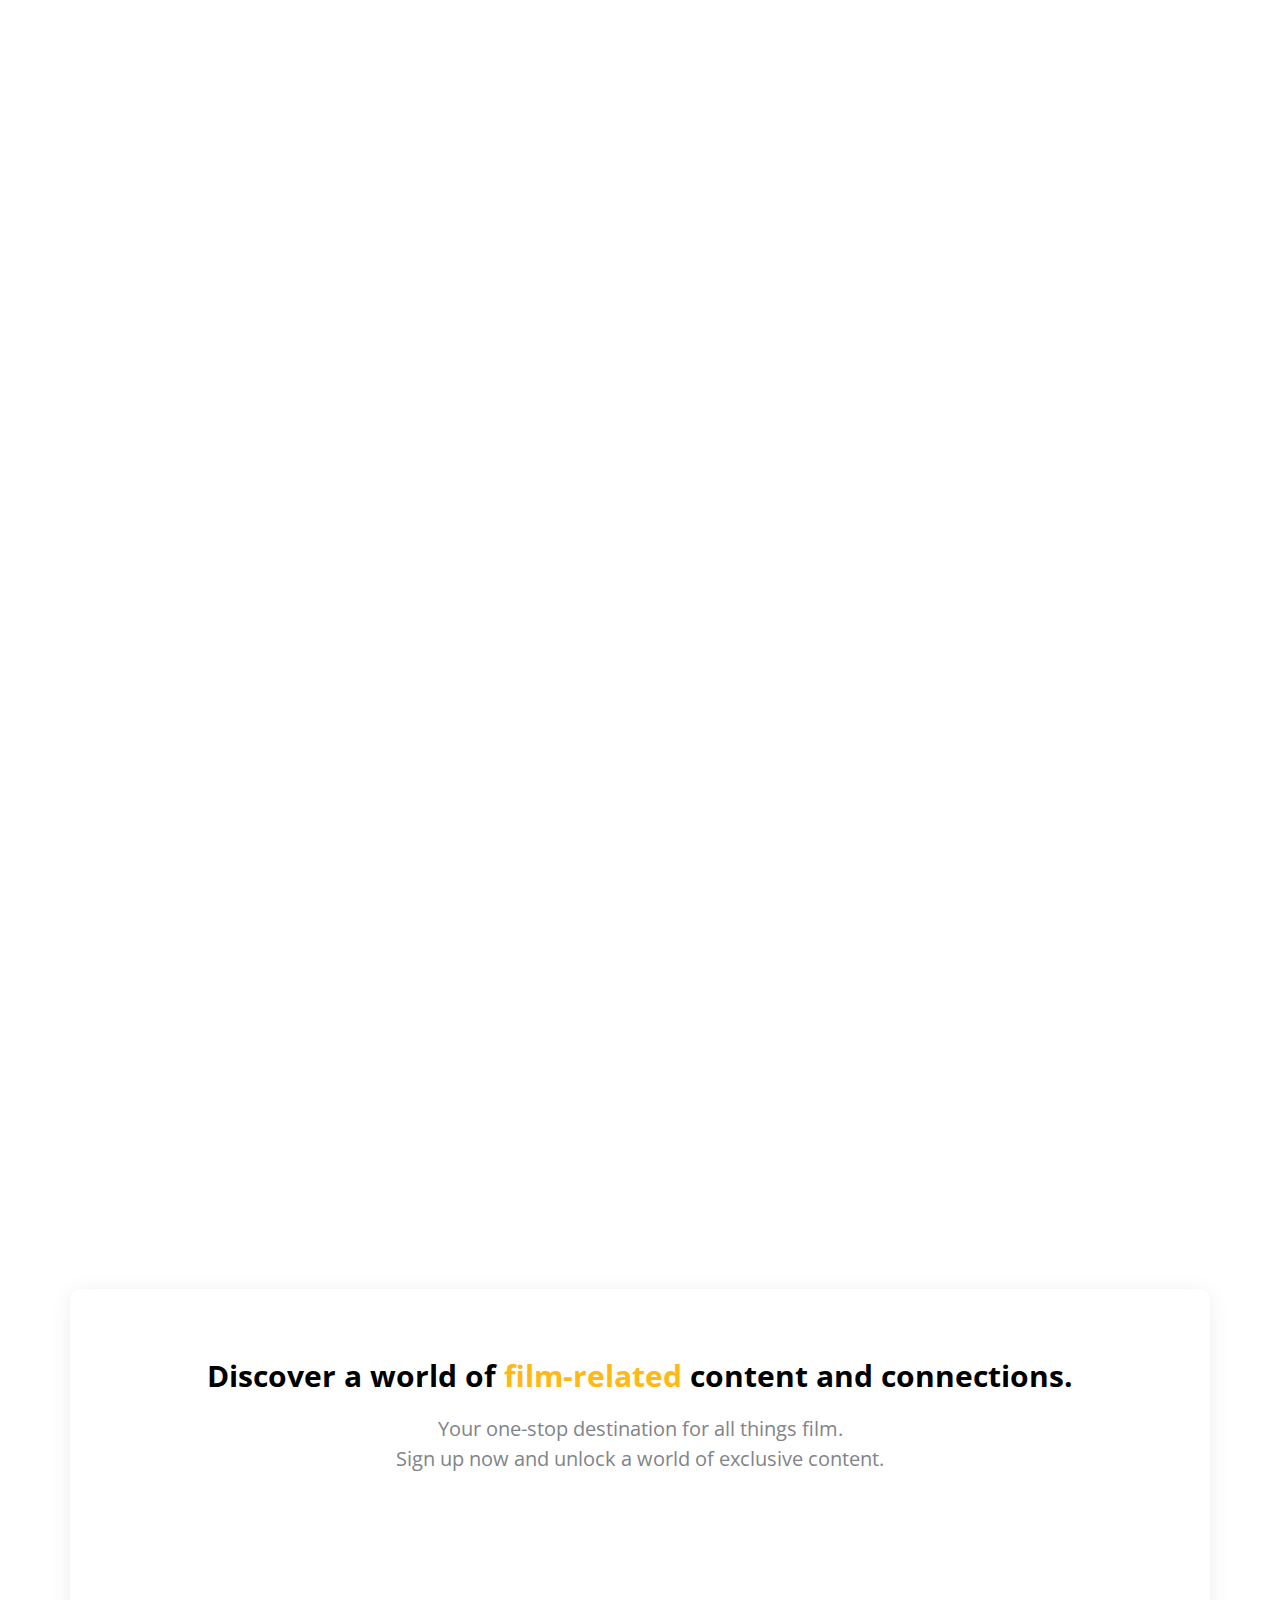
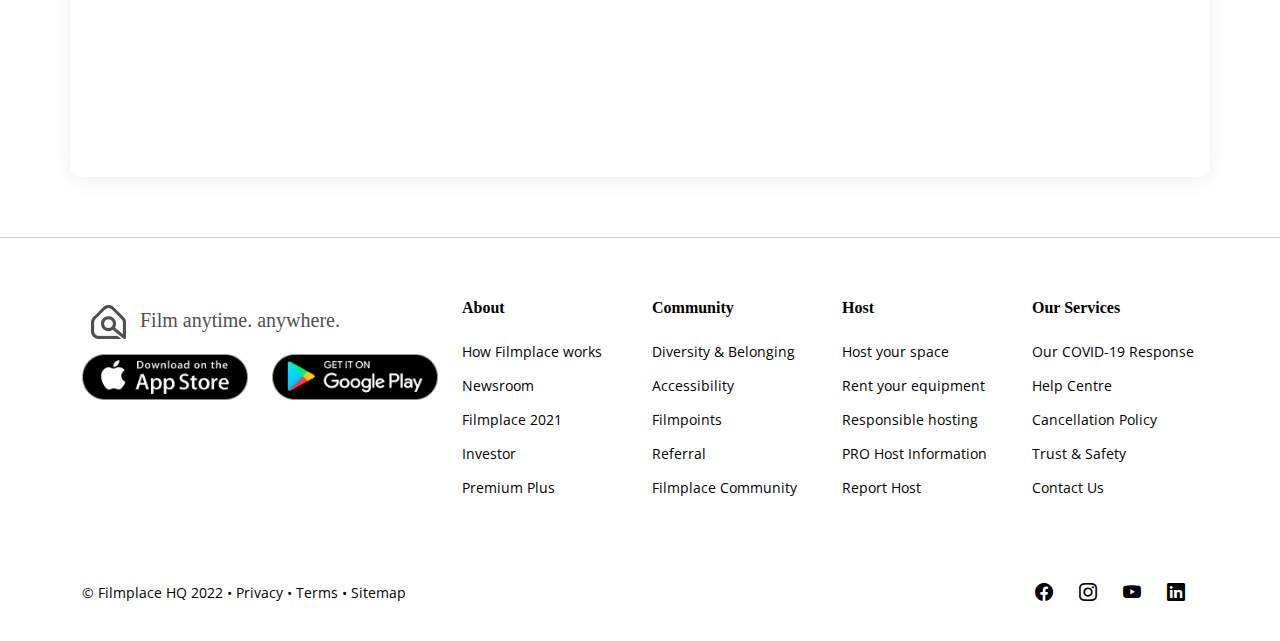
<file: index2.html>
<!DOCTYPE html>
<html lang="en">

<head>
  <meta charset="utf-8">
  <meta content="width=device-width, initial-scale=1.0" name="viewport">

  <title>Filmplace</title>
  <meta content="" name="description">
  <meta content="" name="keywords">

  <!-- Favicons -->
  <link href="img/icon.svg" rel="icon">
  <link href="assets/img/apple-touch-icon.png" rel="apple-touch-icon">

  <!-- Google Fonts -->
  <link rel="preconnect" href="https://fonts.googleapis.com">
  <link rel="preconnect" href="https://fonts.gstatic.com" crossorigin>
  <link href="https://fonts.googleapis.com/css2?family=Open+Sans:ital,wght@0,300;0,400;0,500;0,600;0,700;1,300;1,400;1,500;1,600;1,700&family=Poppins:ital,wght@0,300;0,400;0,500;0,600;0,700;1,300;1,400;1,500;1,600;1,700&family=Source+Sans+Pro:ital,wght@0,300;0,400;0,600;0,700;1,300;1,400;1,600;1,700&display=swap" rel="stylesheet">

  <!-- Vendor CSS Files -->
  <link href="assets/vendor/bootstrap/css/bootstrap.min.css" rel="stylesheet">
  <link href="assets/vendor/bootstrap-icons/bootstrap-icons.css" rel="stylesheet">
  <link href="assets/vendor/aos/aos.css" rel="stylesheet">
  <link href="assets/vendor/glightbox/css/glightbox.min.css" rel="stylesheet">
  <link href="assets/vendor/swiper/swiper-bundle.min.css" rel="stylesheet">

  <!-- Variables CSS Files. Uncomment your preferred color scheme -->
  <link href="assets/css/variables.css" rel="stylesheet">
  <!-- <link href="assets/css/variables-blue.css" rel="stylesheet"> -->
  <!-- <link href="assets/css/variables-green.css" rel="stylesheet"> -->
  <!-- <link href="assets/css/variables-orange.css" rel="stylesheet"> -->
  <!-- <link href="assets/css/variables-purple.css" rel="stylesheet"> -->
  <!-- <link href="assets/css/variables-red.css" rel="stylesheet"> -->
  <!-- <link href="assets/css/variables-pink.css" rel="stylesheet"> -->

  <!-- Template Main CSS File -->
  <link href="assets/css/main.css" rel="stylesheet">

  <!-- =======================================================
  * Template Name: HeroBiz
  * Updated: Mar 10 2023 with Bootstrap v5.2.3
  * Template URL: https://bootstrapmade.com/herobiz-bootstrap-business-template/
  * Author: BootstrapMade.com
  * License: https://bootstrapmade.com/license/
  ======================================================== -->
</head>

<body>

  <!-- ======= Header ======= -->
  <header id="header" class="header fixed-top" data-scrollto-offset="0">
    <div class="container-fluid d-flex align-items-center justify-content-between">

      <a href="index.html" class="logo d-flex align-items-center scrollto me-auto me-lg-0">
        <!-- Uncomment the line below if you also wish to use an image logo -->
        <img src="img/icon.svg" alt="">
        <img src="img/logo.svg" alt="">
        <!-- <h1>Filmplace<span></span></h1> -->
      </a>

      <nav id="navbar" class="navbar">
        <ul>
          
          <li><a class="nav-link scrollto" href="#"> <img src="img/globa.svg"> </a></li>
          <li><a class="nav-link scrollto" href="#"> <img src="img/help.svg"></a></li>
          <li><a class="nav-link scrollto" href="#">Login</a></li>
          <li><a class="nav-link scrollto" href="#">Sign Up</a></li>
        </ul>
        <i class="bi bi-list mobile-nav-toggle d-none"></i>
      </nav><!-- .navbar -->

    </div>
  </header><!-- End Header -->

  <section id="hero-static" class="hero-static d-flex align-items-center">
    <div class="container d-flex flex-column justify-content-center align-items-center text-center position-relative" data-aos="zoom-out">
      <h2>From script to screen,</h2>
      <h2 class="blek">we've got you covered.</h2>
      <p>Everything you need for a successful film production, including
        film <br/>location booking, talent/film project finding, and product
        placement.</p>
      <div class="d-flex">
        <a href="#" class="btn-get-started scrollto">Get Started</a>
      </div>
    </div>
  </section>

  <main id="main">
    
    <!-- ======= Testimonials Section ======= -->
    <section id="testimonials" class="testimonials">
      <div class="container" data-aos="fade-up">

        <div class="testimonials-slider swiper">
          <div class="swiper-wrapper">

            <div class="swiper-slide">
              <div class="testimonial-item">
                <img src="img/slide/image1.png" class="" alt="">
                
              </div>
            </div><!-- End testimonial item -->

            <div class="swiper-slide">
              <div class="testimonial-item">
                <img src="img/slide/image2.png" class="" alt="">
                
              </div>
            </div><!-- End testimonial item -->

            <div class="swiper-slide">
              <div class="testimonial-item">
                <img src="img/slide/image3.png" class="" alt="">
                
              </div>
            </div><!-- End testimonial item -->

            
            </div><!-- End testimonial item -->

          </div>
          <div class="swiper-pagination"></div>
        </div>

      </div>
    </section><!-- End Testimonials Section -->

    <section id="hero-static" class="hero-static d-flex align-items-center">
      <div class="container d-flex flex-column justify-content-center align-items-center text-center position-relative" data-aos="zoom-out">
        <h2 class="blek">Revolutionize Your Filmmaking with</h2>
        <h2 class="blek">Our Film Location, <span style="color:#69c948">Talent Marketplace</span>,</h2>
        <h2 class="blek">Product Placement Solutions</h2>
      </div>
    </section>

    <!-- ======= Clients Section ======= -->
    <section id="clients" class="clients">
      <div class="container" data-aos="zoom-out">

        <div class="clients-slider swiper">
          <div class="swiper-wrapper align-items-center">
            <div class="swiper-slide"><img src="img/client/media corp.png" class="" alt=""></div>
            <div class="swiper-slide"><img src="img/client/MBC.png" class="" alt=""></div>
            <div class="swiper-slide"><img src="img/client/Shopee.png" class="" alt=""></div>
            <div class="swiper-slide"><img src="img/client/nasdaily.png" class="" alt=""></div>
            <div class="swiper-slide"><img src="img/client/Tiktok.png" class="" alt=""></div>
            <div class="swiper-slide"><img src="img/client/WMG_logo_Warner_Music.png" class="" alt=""></div>
            <div class="swiper-slide"><img src="img/client/SPH.png" class="" alt=""></div>
          </div>
        </div>

      </div>
    </section><!-- End Clients Section -->

    <!-- ======= Call To Action Section ======= -->
    <section id="cta" class="cta">
      <div class="container" data-aos="zoom-out">

        <div class="row">

          <div class="col-12 content d-flex flex-column justify-content-center order-last order-md-first">
            <a class="btn-purple align-self-start" href="#">Location</a>
            <br/>
          </div>
          <div class="col-10 content d-flex flex-column justify-content-center order-last order-md-first">
            <h3>Finding the perfect location is only half the battle.</h3>
            <p>You can send messages and ask questions directly
              through our platform,<br/>making it easy to stay orgranized and on top of things.</p>
            <a class="cta-btn align-self-start" href="#">Learn More <i class="bi bi-arrow-up-right"></i></a>
          </div>

        </div>

      </div>
    </section><!-- End Call To Action Section -->

    <!-- ======= About Section ======= -->
    <section id="about" class="about">
      <div class="container" data-aos="fade-up">
        <div class="row g-4 g-lg-5" data-aos="fade-up" data-aos-delay="200">

          <div class="col-12">
            <div class="about-img">
              <img src="img/chat.png" alt="">
            </div>
          </div>

        </div>

      </div>
    </section><!-- End About Section -->

    <!-- ======= About Section ======= -->
    <section id="about" class="about">
      <div class="container" data-aos="fade-up">
        <div class="row g-4 g-lg-5" data-aos="fade-up" data-aos-delay="200">

          <div class="col-5">
            <p><b>Say goodbye to the hassle of location scouting with the new Filmplace app.</b></p>
            <p>
              Whether you're on the go or at home, you can now easily search
                  for and book the perfect location for your film project.
            </p>

          </div>

          <div class="col-7">
            <div class="about-img">
              <img src="img/mobile.png" alt="">
            </div>
          </div>
          
        </div>

      </div>
    </section><!-- End About Section -->

    <!-- ======= About Section ======= -->
    <section id="about" class="about">
      <div class="container" data-aos="fade-up">
        <div class="row g-4 g-lg-5" data-aos="fade-up" data-aos-delay="200">

          <div class="col-6">
            <div class="col-12 content d-flex flex-column justify-content-center order-last order-md-first">
              <a class="btn-green align-self-start" href="#">Talent</a>
              <br/>
            </div>
            <div class="col-10 content d-flex flex-column justify-content-center order-last order-md-first">
              <p class="talent-header"><b>The ultimate resource for actors, performers, and creatives of all kinds.</b></p>
              <p>Whether you're a seasoned pro or just starting out, we're here
                to help you find your next big opportunity and make your
                dreams a reality.</p>
                <div class="row">

                  <div class="col-md-4 d-flex" data-aos="zoom-out">
                    <div class="service-item position-relative">
                      <div class="icon"><i class="bi bi-camera-reels talent-icon"></i></div>
                      <p class="talent-title"><b>Creator</b></p>
                      <p class="talent-text">Filmplace offers job listings and resources to assist
                        production crew in finding job opportunities and
                        improving their skills</p>
                    </div>
                  </div><!-- End Service Item -->
                  <div class="col-md-4 d-flex" data-aos="zoom-out">
                    <div class="service-item position-relative">
                      <div class="icon"><i class="bi bi-person talent-icon"></i></div>
                      <p class="talent-title"><b>Actor/Cast</b></p>
                      <p class="talent-text">Filmplace offers job listings and resources to assist
                        production crew in finding job opportunities and
                        improving their skills</p>
                    </div>
                  </div><!-- End Service Item -->
                  <div class="col-md-4 d-flex" data-aos="zoom-out">
                    <div class="service-item position-relative">
                      <div class="icon"><i class="bi bi-film talent-icon"></i></div>
                      <p class="talent-title"><b>Production</b></p>
                      <p class="talent-text">Filmplace offers job listings and resources to assist
                        production crew in finding job opportunities and
                        improving their skills</p>
                    </div>
                  </div><!-- End Service Item -->
                </div>
              <a class="lenmore-btn align-self-start" href="#">Learn More <i class="bi bi-arrow-up-right"></i></a>
            </div>

          </div>

          <div class="col-6">
            <div class="about-img">
              <img class="img-ppl" src="img/people.png" alt="">
            </div>
          </div>

        </div>

      </div>
    </section><!-- End About Section -->

    <!-- ======= About Section ======= -->
    <section id="about" class="about">
      <div class="container" data-aos="fade-up">
        <div class="row g-4 g-lg-5" data-aos="fade-up" data-aos-delay="200">

          <div class="col-6">
            <div class="about-img">
              <img class="img-fluid" src="img/noti.png" alt="" style="width: 80%;">
            </div>
          </div>

          <div class="col-6">
            <div class="col-12 content d-flex flex-column justify-content-center order-last order-md-first">
              <a class="btn-blue align-self-start" href="#">Product Placement</a>
              <br/>
            </div>
            <div class="col-10 content d-flex flex-column justify-content-center order-last order-md-first">
              <p><b>One-stop shop for production placement services worldwide.</b></p>
              <p>We specialize in connecting talented professionals with the
                best opportunities in the film, television, and media
                industries, no matter where in the world they are.</p>
                <div class="row">

                  <div class="col-md-4 d-flex" data-aos="zoom-out">
                    <div class="service-item position-relative row">
                      <div class="col-md-2"><img src="img/icon/cameraroll.svg"></div>
                      <div class="col-md-9"><p class="product-title">Guarenteed K-Contents</p></div>
                    </div>
                  </div><!-- End Service Item -->
                  <div class="col-md-4 d-flex" data-aos="zoom-out">
                    <div class="service-item position-relative row">
                      <div class="col-md-2"><img src="img/icon/sms.svg"></div>
                      <div class="col-md-9"><p class="product-title">Efficient Communication</p></div>
                    </div>
                  </div><!-- End Service Item -->
                  <div class="col-md-4 d-flex" data-aos="zoom-out">
                    <div class="service-item position-relative row">
                      <div class="col-md-2"><img src="img/icon/domain.svg"></div>
                      <div class="col-md-9"><p class="product-title">Full-service Platform</p></div>
                    </div>
                  </div><!-- End Service Item -->
                </div>
              <a class="lenmore-btn align-self-start" href="#">Learn More <i class="bi bi-arrow-up-right"></i></a>
            </div>

          </div>

        </div>

      </div>
    </section><!-- End About Section -->

    <!-- ======= Featured Services Section ======= -->
    <section id="featured-services" class="featured-services pricing">
      <div class="container pricing-item" style="background-color: white;">

        <div class="row gy-4">

          <div class="col-12 text-center">
            <p class="discov-title"><b>Discover a world of <span style="color:#FFB814;">film-related</span> content and connections.</b></p>
            <p class="discov-text">Your one-stop destination for all things film.<br/>Sign up now and unlock a world of exclusive content.</p>

          </div>

          <div class="col-12 text-center" data-aos="zoom-out">
            
            <div class="image-container">
              <div class="image-row">
                <img src="img/icon/location.png">
                <img src="img/icon/talent.png">
                <img src="img/icon/ppl.png">
              </div>
            </div>
            <br/>
            <a class="lenmore-btn align-self-start" href="#">Register Now</a>

          </div>

        </div>

      </div>
    </section><!-- End Featured Services Section -->
    

  </main><!-- End #main -->

  <!-- ======= Footer ======= -->
  <footer id="footer" class="footer">

    <div class="footer-content">
      <div class="container">
        <div class="row">

          <div class="col-md-4">
            <div class="footer-info">
              <h3><img src="img/icon-dark.png" class="btn btn-sm"> Film anytime. anywhere.</h3>
              <div class="row">
                <div class="col-6">
                  <img src="img/apple.png" class="img-fluid">
                </div>

                <div class="col-6">
                  <img src="img/playstore.png" class="img-fluid">
                </div>
              </div>
            </div>
          </div>

          <div class="col-md-2 footer-links">
            <h4>About</h4>
            <ul>
              <li><a href="#">How Filmplace works</a></li>
              <li><a href="#">Newsroom</a></li>
              <li><a href="#">Filmplace 2021</a></li>
              <li><a href="#">Investor</a></li>
              <li><a href="#">Premium Plus</a></li>
            </ul>
          </div>

          <div class="col-md-2 footer-links">
            <h4>Community</h4>
            <ul>
              <li><a href="#">Diversity & Belonging</a></li>
              <li><a href="#">Accessibility</a></li>
              <li><a href="#">Filmpoints</a></li>
              <li><a href="#">Referral</a></li>
              <li><a href="#">Filmplace Community</a></li>
            </ul>
          </div>

          <div class="col-md-2 footer-links">
            <h4>Host</h4>
            <ul>
              <li><a href="#">Host your space</a></li>
              <li><a href="#">Rent your equipment</a></li>
              <li><a href="#">Responsible hosting</a></li>
              <li><a href="#">PRO Host Information</a></li>
              <li><a href="#">Report Host</a></li>
            </ul>
          </div>

          <div class="col-md-2 footer-links">
            <h4>Our Services</h4>
            <ul>
              <li><a href="#">Our COVID-19 Response</a></li>
              <li><a href="#">Help Centre</a></li>
              <li><a href="#">Cancellation Policy</a></li>
              <li><a href="#">Trust & Safety</a></li>
              <li><a href="#">Contact Us</a></li>
            </ul>
          </div>

        </div>
      </div>
    </div>

    <div class="footer-legal text-center">
      <div class="container d-flex flex-column flex-lg-row justify-content-center justify-content-lg-between align-items-center">

        <div class="d-flex flex-column align-items-center align-items-lg-start">
          <div class="copyright">
            &copy; Filmplace HQ 2022 &#x2022; Privacy &#x2022; Terms &#x2022; Sitemap
          </div>
        </div>

        <div class="social-links order-first order-lg-last mb-3 mb-lg-0">
          <a href="#" class="facebook"><i class="bi bi-facebook"></i></a>
          <a href="#" class="instagram"><i class="bi bi-instagram"></i></a>
          <a href="#" class="google-plus"><i class="bi bi-youtube"></i></a>
          <a href="#" class="linkedin"><i class="bi bi-linkedin"></i></a>
        </div>

      </div>
    </div>

  </footer><!-- End Footer -->

  <a href="#" class="scroll-top d-flex align-items-center justify-content-center"><i class="bi bi-arrow-up-short"></i></a>

  <div id="preloader"></div>

  <!-- Vendor JS Files -->
  <script src="assets/vendor/bootstrap/js/bootstrap.bundle.min.js"></script>
  <script src="assets/vendor/aos/aos.js"></script>
  <script src="assets/vendor/glightbox/js/glightbox.min.js"></script>
  <script src="assets/vendor/isotope-layout/isotope.pkgd.min.js"></script>
  <script src="assets/vendor/swiper/swiper-bundle.min.js"></script>
  <script src="assets/vendor/php-email-form/validate.js"></script>

  <!-- Template Main JS File -->
  <script src="assets/js/main.js"></script>

</body>

</html>
</file>
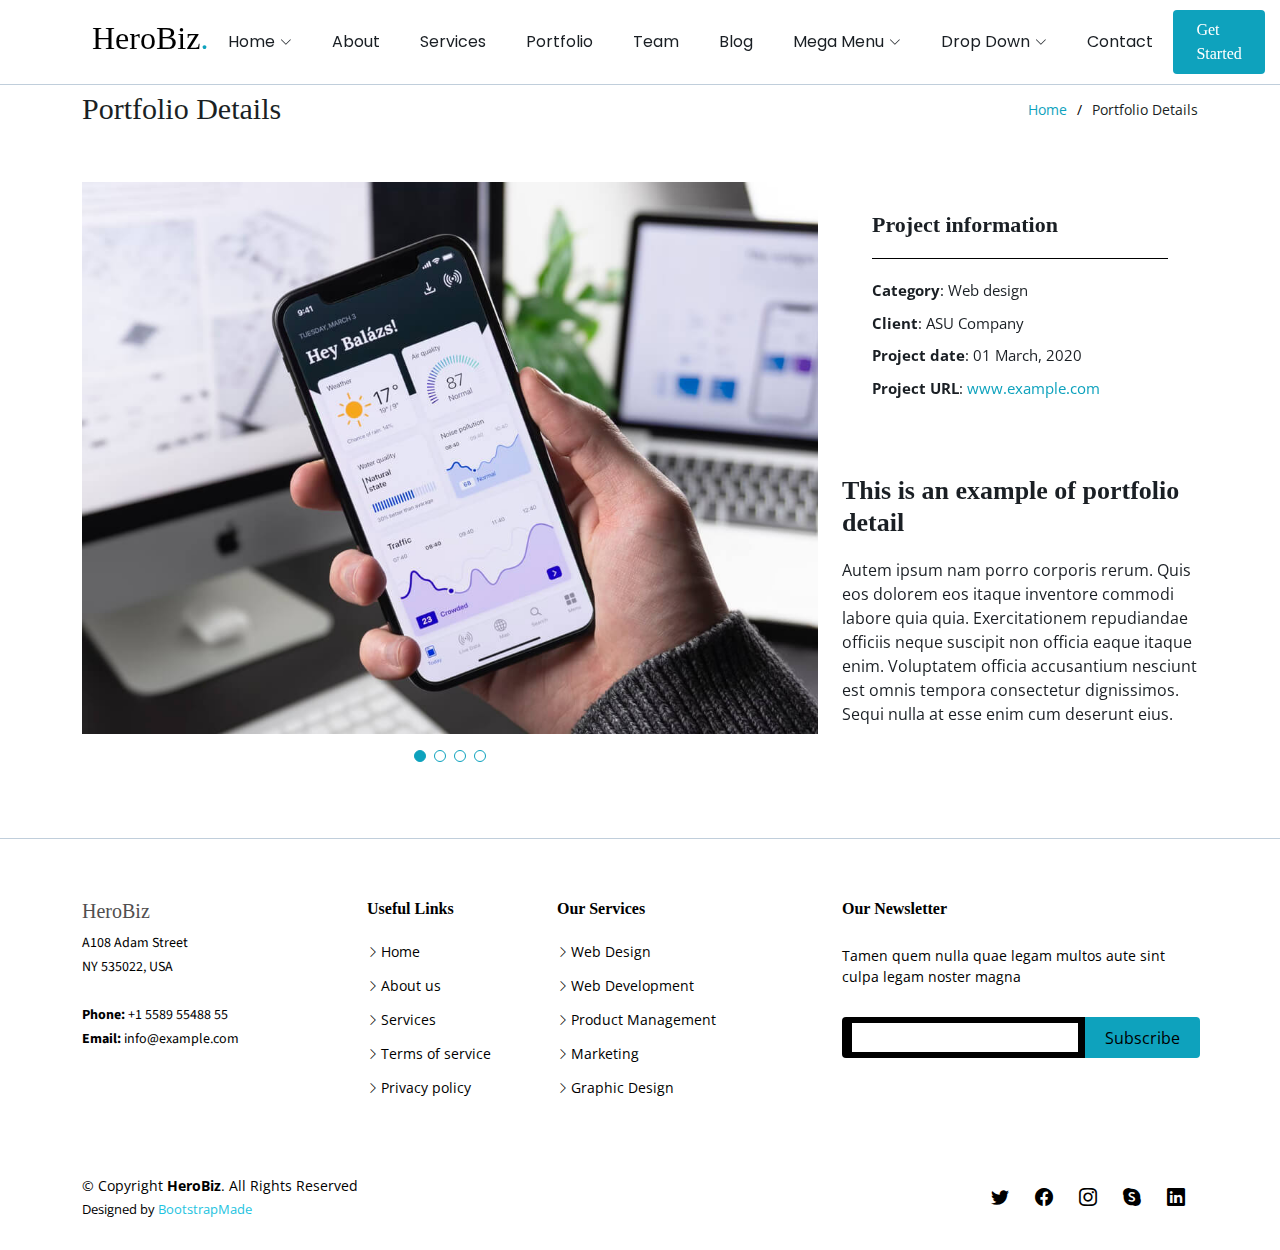
<file: portfolio-details.html>
<!DOCTYPE html>
<html lang="en">

<head>
  <meta charset="utf-8">
  <meta content="width=device-width, initial-scale=1.0" name="viewport">

  <title>Portfolio Details - HeroBiz Bootstrap Template</title>
  <meta content="" name="description">
  <meta content="" name="keywords">

  <!-- Favicons -->
  <link href="assets/img/favicon.png" rel="icon">
  <link href="assets/img/apple-touch-icon.png" rel="apple-touch-icon">

  <!-- Google Fonts -->
  <link rel="preconnect" href="https://fonts.googleapis.com">
  <link rel="preconnect" href="https://fonts.gstatic.com" crossorigin>
  <link href="https://fonts.googleapis.com/css2?family=Open+Sans:ital,wght@0,300;0,400;0,500;0,600;0,700;1,300;1,400;1,500;1,600;1,700&family=Poppins:ital,wght@0,300;0,400;0,500;0,600;0,700;1,300;1,400;1,500;1,600;1,700&family=Source+Sans+Pro:ital,wght@0,300;0,400;0,600;0,700;1,300;1,400;1,600;1,700&display=swap" rel="stylesheet">

  <!-- Vendor CSS Files -->
  <link href="assets/vendor/bootstrap/css/bootstrap.min.css" rel="stylesheet">
  <link href="assets/vendor/bootstrap-icons/bootstrap-icons.css" rel="stylesheet">
  <link href="assets/vendor/aos/aos.css" rel="stylesheet">
  <link href="assets/vendor/glightbox/css/glightbox.min.css" rel="stylesheet">
  <link href="assets/vendor/swiper/swiper-bundle.min.css" rel="stylesheet">

  <!-- Variables CSS Files. Uncomment your preferred color scheme -->
  <link href="assets/css/variables.css" rel="stylesheet">
  <!-- <link href="assets/css/variables-blue.css" rel="stylesheet"> -->
  <!-- <link href="assets/css/variables-green.css" rel="stylesheet"> -->
  <!-- <link href="assets/css/variables-orange.css" rel="stylesheet"> -->
  <!-- <link href="assets/css/variables-purple.css" rel="stylesheet"> -->
  <!-- <link href="assets/css/variables-red.css" rel="stylesheet"> -->
  <!-- <link href="assets/css/variables-pink.css" rel="stylesheet"> -->

  <!-- Template Main CSS File -->
  <link href="assets/css/main.css" rel="stylesheet">

  <!-- =======================================================
  * Template Name: HeroBiz
  * Updated: Mar 10 2023 with Bootstrap v5.2.3
  * Template URL: https://bootstrapmade.com/herobiz-bootstrap-business-template/
  * Author: BootstrapMade.com
  * License: https://bootstrapmade.com/license/
  ======================================================== -->
</head>

<body>

  <!-- ======= Header ======= -->
  <header id="header" class="header fixed-top" data-scrollto-offset="0">
    <div class="container-fluid d-flex align-items-center justify-content-between">

      <a href="index.html" class="logo d-flex align-items-center scrollto me-auto me-lg-0">
        <!-- Uncomment the line below if you also wish to use an image logo -->
        <!-- <img src="assets/img/logo.png" alt=""> -->
        <h1>HeroBiz<span>.</span></h1>
      </a>

      <nav id="navbar" class="navbar">
        <ul>

          <li class="dropdown"><a href="#"><span>Home</span> <i class="bi bi-chevron-down dropdown-indicator"></i></a>
            <ul>
              <li><a href="index.html">Home 1 - index.html</a></li>
              <li><a href="index-2.html">Home 2 - index-2.html</a></li>
              <li><a href="index-3.html">Home 3 - index-3.html</a></li>
              <li><a href="index-4.html">Home 4 - index-4.html</a></li>
            </ul>
          </li>

          <li><a class="nav-link scrollto" href="index.html#about">About</a></li>
          <li><a class="nav-link scrollto" href="index.html#services">Services</a></li>
          <li><a class="nav-link scrollto" href="index.html#portfolio">Portfolio</a></li>
          <li><a class="nav-link scrollto" href="index.html#team">Team</a></li>
          <li><a href="blog.html">Blog</a></li>
          <li class="dropdown megamenu"><a href="#"><span>Mega Menu</span> <i class="bi bi-chevron-down dropdown-indicator"></i></a>
            <ul>
              <li>
                <a href="#">Column 1 link 1</a>
                <a href="#">Column 1 link 2</a>
                <a href="#">Column 1 link 3</a>
              </li>
              <li>
                <a href="#">Column 2 link 1</a>
                <a href="#">Column 2 link 2</a>
                <a href="#">Column 3 link 3</a>
              </li>
              <li>
                <a href="#">Column 3 link 1</a>
                <a href="#">Column 3 link 2</a>
                <a href="#">Column 3 link 3</a>
              </li>
              <li>
                <a href="#">Column 4 link 1</a>
                <a href="#">Column 4 link 2</a>
                <a href="#">Column 4 link 3</a>
              </li>
            </ul>
          </li>
          <li class="dropdown"><a href="#"><span>Drop Down</span> <i class="bi bi-chevron-down dropdown-indicator"></i></a>
            <ul>
              <li><a href="#">Drop Down 1</a></li>
              <li class="dropdown"><a href="#"><span>Deep Drop Down</span> <i class="bi bi-chevron-down dropdown-indicator"></i></a>
                <ul>
                  <li><a href="#">Deep Drop Down 1</a></li>
                  <li><a href="#">Deep Drop Down 2</a></li>
                  <li><a href="#">Deep Drop Down 3</a></li>
                  <li><a href="#">Deep Drop Down 4</a></li>
                  <li><a href="#">Deep Drop Down 5</a></li>
                </ul>
              </li>
              <li><a href="#">Drop Down 2</a></li>
              <li><a href="#">Drop Down 3</a></li>
              <li><a href="#">Drop Down 4</a></li>
            </ul>
          </li>
          <li><a class="nav-link scrollto" href="index.html#contact">Contact</a></li>
        </ul>
        <i class="bi bi-list mobile-nav-toggle d-none"></i>
      </nav><!-- .navbar -->

      <a class="btn-getstarted scrollto" href="index.html#about">Get Started</a>

    </div>
  </header><!-- End Header -->

  <main id="main">

    <!-- ======= Breadcrumbs ======= -->
    <div class="breadcrumbs">
      <div class="container">

        <div class="d-flex justify-content-between align-items-center">
          <h2>Portfolio Details</h2>
          <ol>
            <li><a href="index.html">Home</a></li>
            <li>Portfolio Details</li>
          </ol>
        </div>

      </div>
    </div><!-- End Breadcrumbs -->

    <!-- ======= Portfolio Details Section ======= -->
    <section id="portfolio-details" class="portfolio-details">
      <div class="container" data-aos="fade-up">

        <div class="row gy-4">

          <div class="col-lg-8">
            <div class="portfolio-details-slider swiper">
              <div class="swiper-wrapper align-items-center">

                <div class="swiper-slide">
                  <img src="assets/img/portfolio/app-1.jpg" alt="">
                </div>

                <div class="swiper-slide">
                  <img src="assets/img/portfolio/product-1.jpg" alt="">
                </div>

                <div class="swiper-slide">
                  <img src="assets/img/portfolio/branding-1.jpg" alt="">
                </div>

                <div class="swiper-slide">
                  <img src="assets/img/portfolio/books-1.jpg" alt="">
                </div>

              </div>
              <div class="swiper-pagination"></div>
            </div>
          </div>

          <div class="col-lg-4">
            <div class="portfolio-info">
              <h3>Project information</h3>
              <ul>
                <li><strong>Category</strong>: Web design</li>
                <li><strong>Client</strong>: ASU Company</li>
                <li><strong>Project date</strong>: 01 March, 2020</li>
                <li><strong>Project URL</strong>: <a href="#">www.example.com</a></li>
              </ul>
            </div>
            <div class="portfolio-description">
              <h2>This is an example of portfolio detail</h2>
              <p>
                Autem ipsum nam porro corporis rerum. Quis eos dolorem eos itaque inventore commodi labore quia quia. Exercitationem repudiandae officiis neque suscipit non officia eaque itaque enim. Voluptatem officia accusantium nesciunt est omnis tempora consectetur dignissimos. Sequi nulla at esse enim cum deserunt eius.
              </p>
            </div>
          </div>

        </div>

      </div>
    </section><!-- End Portfolio Details Section -->

  </main><!-- End #main -->

  <!-- ======= Footer ======= -->
  <footer id="footer" class="footer">

    <div class="footer-content">
      <div class="container">
        <div class="row">

          <div class="col-lg-3 col-md-6">
            <div class="footer-info">
              <h3>HeroBiz</h3>
              <p>
                A108 Adam Street <br>
                NY 535022, USA<br><br>
                <strong>Phone:</strong> +1 5589 55488 55<br>
                <strong>Email:</strong> info@example.com<br>
              </p>
            </div>
          </div>

          <div class="col-lg-2 col-md-6 footer-links">
            <h4>Useful Links</h4>
            <ul>
              <li><i class="bi bi-chevron-right"></i> <a href="#">Home</a></li>
              <li><i class="bi bi-chevron-right"></i> <a href="#">About us</a></li>
              <li><i class="bi bi-chevron-right"></i> <a href="#">Services</a></li>
              <li><i class="bi bi-chevron-right"></i> <a href="#">Terms of service</a></li>
              <li><i class="bi bi-chevron-right"></i> <a href="#">Privacy policy</a></li>
            </ul>
          </div>

          <div class="col-lg-3 col-md-6 footer-links">
            <h4>Our Services</h4>
            <ul>
              <li><i class="bi bi-chevron-right"></i> <a href="#">Web Design</a></li>
              <li><i class="bi bi-chevron-right"></i> <a href="#">Web Development</a></li>
              <li><i class="bi bi-chevron-right"></i> <a href="#">Product Management</a></li>
              <li><i class="bi bi-chevron-right"></i> <a href="#">Marketing</a></li>
              <li><i class="bi bi-chevron-right"></i> <a href="#">Graphic Design</a></li>
            </ul>
          </div>

          <div class="col-lg-4 col-md-6 footer-newsletter">
            <h4>Our Newsletter</h4>
            <p>Tamen quem nulla quae legam multos aute sint culpa legam noster magna</p>
            <form action="" method="post">
              <input type="email" name="email"><input type="submit" value="Subscribe">
            </form>

          </div>

        </div>
      </div>
    </div>

    <div class="footer-legal text-center">
      <div class="container d-flex flex-column flex-lg-row justify-content-center justify-content-lg-between align-items-center">

        <div class="d-flex flex-column align-items-center align-items-lg-start">
          <div class="copyright">
            &copy; Copyright <strong><span>HeroBiz</span></strong>. All Rights Reserved
          </div>
          <div class="credits">
            <!-- All the links in the footer should remain intact. -->
            <!-- You can delete the links only if you purchased the pro version. -->
            <!-- Licensing information: https://bootstrapmade.com/license/ -->
            <!-- Purchase the pro version with working PHP/AJAX contact form: https://bootstrapmade.com/herobiz-bootstrap-business-template/ -->
            Designed by <a href="https://bootstrapmade.com/">BootstrapMade</a>
          </div>
        </div>

        <div class="social-links order-first order-lg-last mb-3 mb-lg-0">
          <a href="#" class="twitter"><i class="bi bi-twitter"></i></a>
          <a href="#" class="facebook"><i class="bi bi-facebook"></i></a>
          <a href="#" class="instagram"><i class="bi bi-instagram"></i></a>
          <a href="#" class="google-plus"><i class="bi bi-skype"></i></a>
          <a href="#" class="linkedin"><i class="bi bi-linkedin"></i></a>
        </div>

      </div>
    </div>

  </footer><!-- End Footer -->

  <a href="#" class="scroll-top d-flex align-items-center justify-content-center"><i class="bi bi-arrow-up-short"></i></a>

  <div id="preloader"></div>

  <!-- Vendor JS Files -->
  <script src="assets/vendor/bootstrap/js/bootstrap.bundle.min.js"></script>
  <script src="assets/vendor/aos/aos.js"></script>
  <script src="assets/vendor/glightbox/js/glightbox.min.js"></script>
  <script src="assets/vendor/isotope-layout/isotope.pkgd.min.js"></script>
  <script src="assets/vendor/swiper/swiper-bundle.min.js"></script>
  <script src="assets/vendor/php-email-form/validate.js"></script>

  <!-- Template Main JS File -->
  <script src="assets/js/main.js"></script>

</body>

</html>
</file>
<file: assets/css/variables.css>
/**
* Template Name: HeroBiz
* File: variables.css
* Description: Easily customize colors, typography, and other repetitive properties used in the template main stylesheet file main.css
* 
* Template URL: https://bootstrapmade.com/herobiz-bootstrap-business-template/
* Author: BootstrapMade.com
* License: https://bootstrapmade.com/license/
* 
* Contents:
* 1. HeroBiz template variables 
* 2. Override default Bootstrap variables
* 3. Set color and background class names
*
* Learn more about CSS variables at https://developer.mozilla.org/en-US/docs/Web/CSS/Using_CSS_custom_properties
*/

/*--------------------------------------------------------------
# 1. HeroBiz template variables 
--------------------------------------------------------------*/
:root {

  /* Fonts */
  --font-default: 'Open Sans', system-ui, -apple-system, "Segoe UI", Roboto, "Helvetica Neue", Arial, "Noto Sans", "Liberation Sans", sans-serif, "Apple Color Emoji", "Segoe UI Emoji", "Segoe UI Symbol", "Noto Color Emoji";
  --font-primary: 'Source Sans Pro', sans-serif;
  --font-secondary: 'Poppins', sans-serif;
  --font-new: "Inter";

  /* Colors */
  /* The *-rgb color names are simply the RGB converted value of the corresponding color for use in the rgba() function */

  /* Default text color */
  --color-default: #1a1f24;
  --color-default-rgb: 26, 31, 36;

  /* Defult links color */
  --color-links: #0ea2bd;
  --color-links-hover: #1ec3e0;

  /* Primay colors */
  --color-primary: #0ea2bd;
  --color-primary-light: #1ec3e0;
  --color-primary-dark: #0189a1;

  --color-primary-rgb: 14, 162, 189;
  --color-primary-light-rgb: 30, 195, 224;
  --color-primary-dark-rgb: 1, 137, 161;

  /* Secondary colors */
  --color-secondary: black;
  --color-secondary-light: black;
  --color-secondary-dark: black;
  --color-silver: #c0cedb;

  --color-secondary-rgb: black;
  --color-secondary-light-rgb: black;
  --color-secondary-dark-rgb: black;

  /* General colors */
  --color-blue: #0d6efd;
  --color-blue-rgb: 13, 110, 253;

  --color-indigo: #6610f2;
  --color-indigo-rgb: 102, 16, 242;

  --color-purple: #6f42c1;
  --color-purple-rgb: 111, 66, 193;

  --color-pink: #f3268c;
  --color-pink-rgb: 243, 38, 140;

  --color-red: #df1529;
  --color-red-rgb: 223, 21, 4;

  --color-orange: #fd7e14;
  --color-orange-rgb: 253, 126, 20;

  --color-yellow: #ffc107;
  --color-yellow-rgb: 255, 193, 7;

  --color-green: #059652;
  --color-green-rgb: 5, 150, 82;

  --color-teal: #20c997;
  --color-teal-rgb: 32, 201, 151;

  --color-cyan: #0dcaf0;
  --color-cyan-rgb: 13, 202, 240;

  --color-white: #ffffff;
  --color-white-rgb: 255, 255, 255;

  --color-gray: #6c757d;
  --color-gray-rgb: 108, 117, 125;

  --color-black: #000000;
  --color-black-rgb: 0, 0, 0;
  
}

/*--------------------------------------------------------------
# 2. Override default Bootstrap variables
--------------------------------------------------------------*/
:root {

  --bs-blue: var(--color-blue);
  --bs-indigo: var(--color-indigo);
  --bs-purple: var(--color-purple);
  --bs-pink: var(--color-pink);
  --bs-red: var(--color-red);
  --bs-orange: var(--color-orange);
  --bs-yellow: var(--color-yellow);
  --bs-green: var(--color-green);
  --bs-teal: var(--color-teal);
  --bs-cyan: var(--color-cyan);
  --bs-white: var(--color-white);
  --bs-gray: var(--color-gray);
  --bs-gray-dark: #343a40;
  --bs-gray-100: #f8f9fa;
  --bs-gray-200: #e9ecef;
  --bs-gray-300: #dee2e6;
  --bs-gray-400: #ced4da;
  --bs-gray-500: #adb5bd;
  --bs-gray-600: #6c757d;
  --bs-gray-700: #495057;
  --bs-gray-800: #343a40;
  --bs-gray-900: #212529;
  --bs-primary: var(--color-blue);
  --bs-secondary: var(--color-blue);
  --bs-success: #198754;
  --bs-info: #0dcaf0;
  --bs-warning: #ffc107;
  --bs-danger: #dc3545;
  --bs-light: #f8f9fa;
  --bs-dark: #212529;
  --bs-primary-rgb: var(--color-primary-rgb);
  --bs-secondary-rgb: var(--color-secondary-rgb);
  --bs-success-rgb: 25, 135, 84;
  --bs-info-rgb: 13, 202, 240;
  --bs-warning-rgb: 255, 193, 7;
  --bs-danger-rgb: 220, 53, 69;
  --bs-light-rgb: 248, 249, 250;
  --bs-dark-rgb: 33, 37, 41;
  --bs-white-rgb: var(--color-white-rgb);
  --bs-black-rgb: var(--color-black-rgb);
  --bs-body-color-rgb: var(--color-default-rgb);
  --bs-body-bg-rgb: 255, 255, 255;
  --bs-font-sans-serif: var(--font-default);
  --bs-font-monospace: SFMono-Regular, Menlo, Monaco, Consolas, "Liberation Mono", "Courier New", monospace;
  --bs-gradient: linear-gradient(180deg, rgba(255, 255, 255, 0.15), rgba(255, 255, 255, 0));
  --bs-body-font-family: var(--font-default);
  --bs-body-font-size: 1rem;
  --bs-body-font-weight: 400;
  --bs-body-line-height: 1.5;
  --bs-body-color: var(--color-default);
  --bs-body-bg: #fff;

}

/*--------------------------------------------------------------
# 3. Set color and background class names
--------------------------------------------------------------*/
/* Fonts */
.font-default { font-family: var(--font-default) !important; }
.font-primary { font-family: var(--font-primary) !important;}
.font-secondary { font-family: var(--font-secondary) !important; }

/* Text Colors */
.color-default { color: var(--color-default) !important; }
.color-links { color: var(--color-links) !important; }
.color-links:hover { color: var(--color-links-hover) !important; }
.color-primary { color: var(--color-primary) !important; }
.color-primary-light { color: var(--color-primary-light) !important; }
.color-primary-dark { color: var(--color-primary-dark) !important; }
.color-secondary { color: var(--color-secondary) !important; }
.color-secondary-light { color: var(--color-secondary-light) !important; }
.color-secondary-dark { color: var(--color-secondary-dark) !important; }
.color-blue { color: var(--color-blue) !important; }
.color-indigo { color: var(--color-indigo) !important; }
.color-purple { color: var(--color-purple) !important; }
.color-pink { color: var(--color-pink) !important; }
.color-red { color: var(--color-red) !important; }
.color-orange { color: var(--color-orange) !important; }
.color-yellow { color: var(--color-yellow) !important; }
.color-green { color: var(--color-green) !important; }
.color-teal { color: var(--color-teal) !important; }
.color-cyan { color: var(--color-cyan) !important; }
.color-white { color: var(--color-white) !important; }
.color-gray { color: var(--color-gray) !important; }
.color-black { color: var(--color-black) !important; }

/* Background Colors */
.bg-default { background-color: var(--color-default) !important; }
.bg-primary { background-color: var(--color-primary) !important; }
.bg-primary-light { background-color: var(--color-primary-light) !important; }
.bg-primary-dark { background-color: var(--color-primary-dark) !important; }
.bg-secondary { background-color: var(--color-secondary) !important; }
.bg-secondary-light { background-color: var(--color-secondary-light) !important; }
.bg-secondary-dark { background-color: var(--color-secondary-dark) !important; }
.bg-blue { background-color: var(--color-blue) !important; }
.bg-indigo { background-color: var(--color-indigo) !important; }
.bg-purple { background-color: var(--color-purple) !important; }
.bg-pink { background-color: var(--color-pink) !important; }
.bg-red { background-color: var(--color-red) !important; }
.bg-orange { background-color: var(--color-orange) !important; }
.bg-yellow { background-color: var(--color-yellow) !important; }
.bg-green { background-color: var(--color-green) !important; }
.bg-teal { background-color: var(--color-teal) !important; }
.bg-cyan { background-color: var(--color-cyan) !important; }
.bg-white { background-color: var(--color-white) !important; }
.bg-gray { background-color: var(--color-gray) !important; }
.bg-black { background-color: var(--color-black) !important; }
</file>
<file: assets/css/variables-blue.css>
/**
* Template Name: HeroBiz
* File: variables-blue.css
* Description: Easily customize colors, typography, and other repetitive properties used in the template main stylesheet file main.css
* 
* Template URL: https://bootstrapmade.com/herobiz-bootstrap-business-template/
* Author: BootstrapMade.com
* License: https://bootstrapmade.com/license/
* 
* Contents:
* 1. HeroBiz template variables 
* 2. Override default Bootstrap variables
* 3. Set color and background class names
*
* Learn more about CSS variables at https://developer.mozilla.org/en-US/docs/Web/CSS/Using_CSS_custom_properties
*/

/*--------------------------------------------------------------
# 1. HeroBiz template variables 
--------------------------------------------------------------*/
:root {

  /* Fonts */
  --font-default: 'Open Sans', system-ui, -apple-system, "Segoe UI", Roboto, "Helvetica Neue", Arial, "Noto Sans", "Liberation Sans", sans-serif, "Apple Color Emoji", "Segoe UI Emoji", "Segoe UI Symbol", "Noto Color Emoji";
  --font-primary: 'Source Sans Pro', sans-serif;
  --font-secondary: 'Poppins', sans-serif;

  /* Colors */
  /* The *-rgb color names are simply the RGB converted value of the corresponding color for use in the rgba() function */

  /* Default text color */
  --color-default: #1a1f24;
  --color-default-rgb: 26, 31, 36;

  /* Defult links color */
  --color-links: #3279fc;
  --color-links-hover: #4797ff;

  /* Primay colors */
  --color-primary: #3279fc;
  --color-primary-light: #4797ff;
  --color-primary-dark: #1c61e2;

  --color-primary-rgb: 50, 121, 252;
  --color-primary-light-rgb: 71, 151, 255;
  --color-primary-dark-rgb: 28, 97, 226;

  /* Secondary colors */
  --color-secondary: #5670a0;
  --color-secondary-light: #6e87b6;
  --color-secondary-dark: #3b5380;

  --color-secondary-rgb: 86, 112, 160;
  --color-secondary-light-rgb: 110, 135, 182;
  --color-secondary-dark-rgb: 59, 83, 128;

  /* General colors */
  --color-blue: #0d6efd;
  --color-blue-rgb: 13, 110, 253;

  --color-indigo: #6610f2;
  --color-indigo-rgb: 102, 16, 242;

  --color-purple: #6f42c1;
  --color-purple-rgb: 111, 66, 193;

  --color-pink: #f3268c;
  --color-pink-rgb: 243, 38, 140;

  --color-red: #df1529;
  --color-red-rgb: 223, 21, 4;

  --color-orange: #fd7e14;
  --color-orange-rgb: 253, 126, 20;

  --color-yellow: #ffc107;
  --color-yellow-rgb: 255, 193, 7;

  --color-green: #059652;
  --color-green-rgb: 5, 150, 82;

  --color-teal: #20c997;
  --color-teal-rgb: 32, 201, 151;

  --color-cyan: #0dcaf0;
  --color-cyan-rgb: 13, 202, 240;

  --color-white: #ffffff;
  --color-white-rgb: 255, 255, 255;

  --color-gray: #6c757d;
  --color-gray-rgb: 108, 117, 125;

  --color-black: #000000;
  --color-black-rgb: 0, 0, 0;
  
}

/*--------------------------------------------------------------
# 2. Override default Bootstrap variables
--------------------------------------------------------------*/
:root {

  --bs-blue: var(--color-blue);
  --bs-indigo: var(--color-indigo);
  --bs-purple: var(--color-purple);
  --bs-pink: var(--color-pink);
  --bs-red: var(--color-red);
  --bs-orange: var(--color-orange);
  --bs-yellow: var(--color-yellow);
  --bs-green: var(--color-green);
  --bs-teal: var(--color-teal);
  --bs-cyan: var(--color-cyan);
  --bs-white: var(--color-white);
  --bs-gray: var(--color-gray);
  --bs-gray-dark: #343a40;
  --bs-gray-100: #f8f9fa;
  --bs-gray-200: #e9ecef;
  --bs-gray-300: #dee2e6;
  --bs-gray-400: #ced4da;
  --bs-gray-500: #adb5bd;
  --bs-gray-600: #6c757d;
  --bs-gray-700: #495057;
  --bs-gray-800: #343a40;
  --bs-gray-900: #212529;
  --bs-primary: var(--color-blue);
  --bs-secondary: var(--color-blue);
  --bs-success: #198754;
  --bs-info: #0dcaf0;
  --bs-warning: #ffc107;
  --bs-danger: #dc3545;
  --bs-light: #f8f9fa;
  --bs-dark: #212529;
  --bs-primary-rgb: var(--color-primary-rgb);
  --bs-secondary-rgb: var(--color-secondary-rgb);
  --bs-success-rgb: 25, 135, 84;
  --bs-info-rgb: 13, 202, 240;
  --bs-warning-rgb: 255, 193, 7;
  --bs-danger-rgb: 220, 53, 69;
  --bs-light-rgb: 248, 249, 250;
  --bs-dark-rgb: 33, 37, 41;
  --bs-white-rgb: var(--color-white-rgb);
  --bs-black-rgb: var(--color-black-rgb);
  --bs-body-color-rgb: var(--color-default-rgb);
  --bs-body-bg-rgb: 255, 255, 255;
  --bs-font-sans-serif: var(--font-default);
  --bs-font-monospace: SFMono-Regular, Menlo, Monaco, Consolas, "Liberation Mono", "Courier New", monospace;
  --bs-gradient: linear-gradient(180deg, rgba(255, 255, 255, 0.15), rgba(255, 255, 255, 0));
  --bs-body-font-family: var(--font-default);
  --bs-body-font-size: 1rem;
  --bs-body-font-weight: 400;
  --bs-body-line-height: 1.5;
  --bs-body-color: var(--color-default);
  --bs-body-bg: #fff;

}

/*--------------------------------------------------------------
# 3. Set color and background class names
--------------------------------------------------------------*/
/* Fonts */
.font-default { font-family: var(--font-default) !important; }
.font-primary { font-family: var(--font-primary) !important;}
.font-secondary { font-family: var(--font-secondary) !important; }

/* Text Colors */
.color-default { color: var(--color-default) !important; }
.color-links { color: var(--color-links) !important; }
.color-links:hover { color: var(--color-links-hover) !important; }
.color-primary { color: var(--color-primary) !important; }
.color-primary-light { color: var(--color-primary-light) !important; }
.color-primary-dark { color: var(--color-primary-dark) !important; }
.color-secondary { color: var(--color-secondary) !important; }
.color-secondary-light { color: var(--color-secondary-light) !important; }
.color-secondary-dark { color: var(--color-secondary-dark) !important; }
.color-blue { color: var(--color-blue) !important; }
.color-indigo { color: var(--color-indigo) !important; }
.color-purple { color: var(--color-purple) !important; }
.color-pink { color: var(--color-pink) !important; }
.color-red { color: var(--color-red) !important; }
.color-orange { color: var(--color-orange) !important; }
.color-yellow { color: var(--color-yellow) !important; }
.color-green { color: var(--color-green) !important; }
.color-teal { color: var(--color-teal) !important; }
.color-cyan { color: var(--color-cyan) !important; }
.color-white { color: var(--color-white) !important; }
.color-gray { color: var(--color-gray) !important; }
.color-black { color: var(--color-black) !important; }

/* Background Colors */
.bg-default { background-color: var(--color-default) !important; }
.bg-primary { background-color: var(--color-primary) !important; }
.bg-primary-light { background-color: var(--color-primary-light) !important; }
.bg-primary-dark { background-color: var(--color-primary-dark) !important; }
.bg-secondary { background-color: var(--color-secondary) !important; }
.bg-secondary-light { background-color: var(--color-secondary-light) !important; }
.bg-secondary-dark { background-color: var(--color-secondary-dark) !important; }
.bg-blue { background-color: var(--color-blue) !important; }
.bg-indigo { background-color: var(--color-indigo) !important; }
.bg-purple { background-color: var(--color-purple) !important; }
.bg-pink { background-color: var(--color-pink) !important; }
.bg-red { background-color: var(--color-red) !important; }
.bg-orange { background-color: var(--color-orange) !important; }
.bg-yellow { background-color: var(--color-yellow) !important; }
.bg-green { background-color: var(--color-green) !important; }
.bg-teal { background-color: var(--color-teal) !important; }
.bg-cyan { background-color: var(--color-cyan) !important; }
.bg-white { background-color: var(--color-white) !important; }
.bg-gray { background-color: var(--color-gray) !important; }
.bg-black { background-color: var(--color-black) !important; }
</file>
<file: assets/css/variables-green.css>
/**
* Template Name: HeroBiz
* File: variables-green.css
* Description: Easily customize colors, typography, and other repetitive properties used in the template main stylesheet file main.css
* 
* Template URL: https://bootstrapmade.com/herobiz-bootstrap-business-template/
* Author: BootstrapMade.com
* License: https://bootstrapmade.com/license/
* 
* Contents:
* 1. HeroBiz template variables 
* 2. Override default Bootstrap variables
* 3. Set color and background class names
*
* Learn more about CSS variables at https://developer.mozilla.org/en-US/docs/Web/CSS/Using_CSS_custom_properties
*/

/*--------------------------------------------------------------
# 1. HeroBiz template variables 
--------------------------------------------------------------*/
:root {

  /* Fonts */
  --font-default: 'Open Sans', system-ui, -apple-system, "Segoe UI", Roboto, "Helvetica Neue", Arial, "Noto Sans", "Liberation Sans", sans-serif, "Apple Color Emoji", "Segoe UI Emoji", "Segoe UI Symbol", "Noto Color Emoji";
  --font-primary: 'Source Sans Pro', sans-serif;
  --font-secondary: 'Poppins', sans-serif;

  /* Colors */
  /* The *-rgb color names are simply the RGB converted value of the corresponding color for use in the rgba() function */

  /* Default text color */
  --color-default: #1a1f24;
  --color-default-rgb: 26, 31, 36;

  /* Defult links color */
  --color-links: #05c46b;
  --color-links-hover: #1de789;

  /* Primay colors */
  --color-primary: #05c46b;
  --color-primary-light: #1de789;
  --color-primary-dark: #01a156;

  --color-primary-rgb: 5, 196, 107;
  --color-primary-light-rgb: 29, 231, 137;
  --color-primary-dark-rgb: 1, 161, 86;

  /* Secondary colors */
  --color-secondary: #485664;
  --color-secondary-light: #8f9fae;
  --color-secondary-dark: #3a4753;

  --color-secondary-rgb: 72, 86, 100;
  --color-secondary-light-rgb: 143, 159, 174;
  --color-secondary-dark-rgb: 58, 71, 83;

  /* General colors */
  --color-blue: #0d6efd;
  --color-blue-rgb: 13, 110, 253;

  --color-indigo: #6610f2;
  --color-indigo-rgb: 102, 16, 242;

  --color-purple: #6f42c1;
  --color-purple-rgb: 111, 66, 193;

  --color-pink: #f3268c;
  --color-pink-rgb: 243, 38, 140;

  --color-red: #df1529;
  --color-red-rgb: 223, 21, 4;

  --color-orange: #fd7e14;
  --color-orange-rgb: 253, 126, 20;

  --color-yellow: #ffc107;
  --color-yellow-rgb: 255, 193, 7;

  --color-green: #059652;
  --color-green-rgb: 5, 150, 82;

  --color-teal: #20c997;
  --color-teal-rgb: 32, 201, 151;

  --color-cyan: #0dcaf0;
  --color-cyan-rgb: 13, 202, 240;

  --color-white: #ffffff;
  --color-white-rgb: 255, 255, 255;

  --color-gray: #6c757d;
  --color-gray-rgb: 108, 117, 125;

  --color-black: #000000;
  --color-black-rgb: 0, 0, 0;
  
}

/*--------------------------------------------------------------
# 2. Override default Bootstrap variables
--------------------------------------------------------------*/
:root {

  --bs-blue: var(--color-blue);
  --bs-indigo: var(--color-indigo);
  --bs-purple: var(--color-purple);
  --bs-pink: var(--color-pink);
  --bs-red: var(--color-red);
  --bs-orange: var(--color-orange);
  --bs-yellow: var(--color-yellow);
  --bs-green: var(--color-green);
  --bs-teal: var(--color-teal);
  --bs-cyan: var(--color-cyan);
  --bs-white: var(--color-white);
  --bs-gray: var(--color-gray);
  --bs-gray-dark: #343a40;
  --bs-gray-100: #f8f9fa;
  --bs-gray-200: #e9ecef;
  --bs-gray-300: #dee2e6;
  --bs-gray-400: #ced4da;
  --bs-gray-500: #adb5bd;
  --bs-gray-600: #6c757d;
  --bs-gray-700: #495057;
  --bs-gray-800: #343a40;
  --bs-gray-900: #212529;
  --bs-primary: var(--color-blue);
  --bs-secondary: var(--color-blue);
  --bs-success: #198754;
  --bs-info: #0dcaf0;
  --bs-warning: #ffc107;
  --bs-danger: #dc3545;
  --bs-light: #f8f9fa;
  --bs-dark: #212529;
  --bs-primary-rgb: var(--color-primary-rgb);
  --bs-secondary-rgb: var(--color-secondary-rgb);
  --bs-success-rgb: 25, 135, 84;
  --bs-info-rgb: 13, 202, 240;
  --bs-warning-rgb: 255, 193, 7;
  --bs-danger-rgb: 220, 53, 69;
  --bs-light-rgb: 248, 249, 250;
  --bs-dark-rgb: 33, 37, 41;
  --bs-white-rgb: var(--color-white-rgb);
  --bs-black-rgb: var(--color-black-rgb);
  --bs-body-color-rgb: var(--color-default-rgb);
  --bs-body-bg-rgb: 255, 255, 255;
  --bs-font-sans-serif: var(--font-default);
  --bs-font-monospace: SFMono-Regular, Menlo, Monaco, Consolas, "Liberation Mono", "Courier New", monospace;
  --bs-gradient: linear-gradient(180deg, rgba(255, 255, 255, 0.15), rgba(255, 255, 255, 0));
  --bs-body-font-family: var(--font-default);
  --bs-body-font-size: 1rem;
  --bs-body-font-weight: 400;
  --bs-body-line-height: 1.5;
  --bs-body-color: var(--color-default);
  --bs-body-bg: #fff;

}

/*--------------------------------------------------------------
# 3. Set color and background class names
--------------------------------------------------------------*/
/* Fonts */
.font-default { font-family: var(--font-default) !important; }
.font-primary { font-family: var(--font-primary) !important;}
.font-secondary { font-family: var(--font-secondary) !important; }

/* Text Colors */
.color-default { color: var(--color-default) !important; }
.color-links { color: var(--color-links) !important; }
.color-links:hover { color: var(--color-links-hover) !important; }
.color-primary { color: var(--color-primary) !important; }
.color-primary-light { color: var(--color-primary-light) !important; }
.color-primary-dark { color: var(--color-primary-dark) !important; }
.color-secondary { color: var(--color-secondary) !important; }
.color-secondary-light { color: var(--color-secondary-light) !important; }
.color-secondary-dark { color: var(--color-secondary-dark) !important; }
.color-blue { color: var(--color-blue) !important; }
.color-indigo { color: var(--color-indigo) !important; }
.color-purple { color: var(--color-purple) !important; }
.color-pink { color: var(--color-pink) !important; }
.color-red { color: var(--color-red) !important; }
.color-orange { color: var(--color-orange) !important; }
.color-yellow { color: var(--color-yellow) !important; }
.color-green { color: var(--color-green) !important; }
.color-teal { color: var(--color-teal) !important; }
.color-cyan { color: var(--color-cyan) !important; }
.color-white { color: var(--color-white) !important; }
.color-gray { color: var(--color-gray) !important; }
.color-black { color: var(--color-black) !important; }

/* Background Colors */
.bg-default { background-color: var(--color-default) !important; }
.bg-primary { background-color: var(--color-primary) !important; }
.bg-primary-light { background-color: var(--color-primary-light) !important; }
.bg-primary-dark { background-color: var(--color-primary-dark) !important; }
.bg-secondary { background-color: var(--color-secondary) !important; }
.bg-secondary-light { background-color: var(--color-secondary-light) !important; }
.bg-secondary-dark { background-color: var(--color-secondary-dark) !important; }
.bg-blue { background-color: var(--color-blue) !important; }
.bg-indigo { background-color: var(--color-indigo) !important; }
.bg-purple { background-color: var(--color-purple) !important; }
.bg-pink { background-color: var(--color-pink) !important; }
.bg-red { background-color: var(--color-red) !important; }
.bg-orange { background-color: var(--color-orange) !important; }
.bg-yellow { background-color: var(--color-yellow) !important; }
.bg-green { background-color: var(--color-green) !important; }
.bg-teal { background-color: var(--color-teal) !important; }
.bg-cyan { background-color: var(--color-cyan) !important; }
.bg-white { background-color: var(--color-white) !important; }
.bg-gray { background-color: var(--color-gray) !important; }
.bg-black { background-color: var(--color-black) !important; }
</file>
<file: assets/css/variables-orange.css>
/**
* Template Name: HeroBiz
* File: variables-orange.css
* Description: Easily customize colors, typography, and other repetitive properties used in the template main stylesheet file main.css
* 
* Template URL: https://bootstrapmade.com/herobiz-bootstrap-business-template/
* Author: BootstrapMade.com
* License: https://bootstrapmade.com/license/
* 
* Contents:
* 1. HeroBiz template variables 
* 2. Override default Bootstrap variables
* 3. Set color and background class names
*
* Learn more about CSS variables at https://developer.mozilla.org/en-US/docs/Web/CSS/Using_CSS_custom_properties
*/

/*--------------------------------------------------------------
# 1. HeroBiz template variables 
--------------------------------------------------------------*/
:root {

  /* Fonts */
  --font-default: 'Open Sans', system-ui, -apple-system, "Segoe UI", Roboto, "Helvetica Neue", Arial, "Noto Sans", "Liberation Sans", sans-serif, "Apple Color Emoji", "Segoe UI Emoji", "Segoe UI Symbol", "Noto Color Emoji";
  --font-primary: 'Source Sans Pro', sans-serif;
  --font-secondary: 'Poppins', sans-serif;

  /* Colors */
  /* The *-rgb color names are simply the RGB converted value of the corresponding color for use in the rgba() function */

  /* Default text color */
  --color-default: #1a1f24;
  --color-default-rgb: 26, 31, 36;

  /* Defult links color */
  --color-links: #f97233;
  --color-links-hover: #fa9160;

  /* Primay colors */
  --color-primary: #f97233;
  --color-primary-light: #fb9b6e;
  --color-primary-dark: #e54d07;

  --color-primary-rgb: 249, 114, 51;
  --color-primary-light-rgb: 251, 155, 110;
  --color-primary-dark-rgb: 229, 77, 7;

  /* Secondary colors */
  --color-secondary: #485664;
  --color-secondary-light: #8f9fae;
  --color-secondary-dark: #3a4753;

  --color-secondary-rgb: 72, 86, 100;
  --color-secondary-light-rgb: 143, 159, 174;
  --color-secondary-dark-rgb: 58, 71, 83;

  /* General colors */
  --color-blue: #0d6efd;
  --color-blue-rgb: 13, 110, 253;

  --color-indigo: #6610f2;
  --color-indigo-rgb: 102, 16, 242;

  --color-purple: #6f42c1;
  --color-purple-rgb: 111, 66, 193;

  --color-pink: #f3268c;
  --color-pink-rgb: 243, 38, 140;

  --color-red: #df1529;
  --color-red-rgb: 223, 21, 4;

  --color-orange: #fd7e14;
  --color-orange-rgb: 253, 126, 20;

  --color-yellow: #ffc107;
  --color-yellow-rgb: 255, 193, 7;

  --color-green: #059652;
  --color-green-rgb: 5, 150, 82;

  --color-teal: #20c997;
  --color-teal-rgb: 32, 201, 151;

  --color-cyan: #0dcaf0;
  --color-cyan-rgb: 13, 202, 240;

  --color-white: #ffffff;
  --color-white-rgb: 255, 255, 255;

  --color-gray: #6c757d;
  --color-gray-rgb: 108, 117, 125;

  --color-black: #000000;
  --color-black-rgb: 0, 0, 0;
  
}

/*--------------------------------------------------------------
# 2. Override default Bootstrap variables
--------------------------------------------------------------*/
:root {

  --bs-blue: var(--color-blue);
  --bs-indigo: var(--color-indigo);
  --bs-purple: var(--color-purple);
  --bs-pink: var(--color-pink);
  --bs-red: var(--color-red);
  --bs-orange: var(--color-orange);
  --bs-yellow: var(--color-yellow);
  --bs-green: var(--color-green);
  --bs-teal: var(--color-teal);
  --bs-cyan: var(--color-cyan);
  --bs-white: var(--color-white);
  --bs-gray: var(--color-gray);
  --bs-gray-dark: #343a40;
  --bs-gray-100: #f8f9fa;
  --bs-gray-200: #e9ecef;
  --bs-gray-300: #dee2e6;
  --bs-gray-400: #ced4da;
  --bs-gray-500: #adb5bd;
  --bs-gray-600: #6c757d;
  --bs-gray-700: #495057;
  --bs-gray-800: #343a40;
  --bs-gray-900: #212529;
  --bs-primary: var(--color-blue);
  --bs-secondary: var(--color-blue);
  --bs-success: #198754;
  --bs-info: #0dcaf0;
  --bs-warning: #ffc107;
  --bs-danger: #dc3545;
  --bs-light: #f8f9fa;
  --bs-dark: #212529;
  --bs-primary-rgb: var(--color-primary-rgb);
  --bs-secondary-rgb: var(--color-secondary-rgb);
  --bs-success-rgb: 25, 135, 84;
  --bs-info-rgb: 13, 202, 240;
  --bs-warning-rgb: 255, 193, 7;
  --bs-danger-rgb: 220, 53, 69;
  --bs-light-rgb: 248, 249, 250;
  --bs-dark-rgb: 33, 37, 41;
  --bs-white-rgb: var(--color-white-rgb);
  --bs-black-rgb: var(--color-black-rgb);
  --bs-body-color-rgb: var(--color-default-rgb);
  --bs-body-bg-rgb: 255, 255, 255;
  --bs-font-sans-serif: var(--font-default);
  --bs-font-monospace: SFMono-Regular, Menlo, Monaco, Consolas, "Liberation Mono", "Courier New", monospace;
  --bs-gradient: linear-gradient(180deg, rgba(255, 255, 255, 0.15), rgba(255, 255, 255, 0));
  --bs-body-font-family: var(--font-default);
  --bs-body-font-size: 1rem;
  --bs-body-font-weight: 400;
  --bs-body-line-height: 1.5;
  --bs-body-color: var(--color-default);
  --bs-body-bg: #fff;

}

/*--------------------------------------------------------------
# 3. Set color and background class names
--------------------------------------------------------------*/
/* Fonts */
.font-default { font-family: var(--font-default) !important; }
.font-primary { font-family: var(--font-primary) !important;}
.font-secondary { font-family: var(--font-secondary) !important; }

/* Text Colors */
.color-default { color: var(--color-default) !important; }
.color-links { color: var(--color-links) !important; }
.color-links:hover { color: var(--color-links-hover) !important; }
.color-primary { color: var(--color-primary) !important; }
.color-primary-light { color: var(--color-primary-light) !important; }
.color-primary-dark { color: var(--color-primary-dark) !important; }
.color-secondary { color: var(--color-secondary) !important; }
.color-secondary-light { color: var(--color-secondary-light) !important; }
.color-secondary-dark { color: var(--color-secondary-dark) !important; }
.color-blue { color: var(--color-blue) !important; }
.color-indigo { color: var(--color-indigo) !important; }
.color-purple { color: var(--color-purple) !important; }
.color-pink { color: var(--color-pink) !important; }
.color-red { color: var(--color-red) !important; }
.color-orange { color: var(--color-orange) !important; }
.color-yellow { color: var(--color-yellow) !important; }
.color-green { color: var(--color-green) !important; }
.color-teal { color: var(--color-teal) !important; }
.color-cyan { color: var(--color-cyan) !important; }
.color-white { color: var(--color-white) !important; }
.color-gray { color: var(--color-gray) !important; }
.color-black { color: var(--color-black) !important; }

/* Background Colors */
.bg-default { background-color: var(--color-default) !important; }
.bg-primary { background-color: var(--color-primary) !important; }
.bg-primary-light { background-color: var(--color-primary-light) !important; }
.bg-primary-dark { background-color: var(--color-primary-dark) !important; }
.bg-secondary { background-color: var(--color-secondary) !important; }
.bg-secondary-light { background-color: var(--color-secondary-light) !important; }
.bg-secondary-dark { background-color: var(--color-secondary-dark) !important; }
.bg-blue { background-color: var(--color-blue) !important; }
.bg-indigo { background-color: var(--color-indigo) !important; }
.bg-purple { background-color: var(--color-purple) !important; }
.bg-pink { background-color: var(--color-pink) !important; }
.bg-red { background-color: var(--color-red) !important; }
.bg-orange { background-color: var(--color-orange) !important; }
.bg-yellow { background-color: var(--color-yellow) !important; }
.bg-green { background-color: var(--color-green) !important; }
.bg-teal { background-color: var(--color-teal) !important; }
.bg-cyan { background-color: var(--color-cyan) !important; }
.bg-white { background-color: var(--color-white) !important; }
.bg-gray { background-color: var(--color-gray) !important; }
.bg-black { background-color: var(--color-black) !important; }
</file>
<file: assets/css/variables-purple.css>
/**
* Template Name: HeroBiz
* File: variables-purple.css
* Description: Easily customize colors, typography, and other repetitive properties used in the template main stylesheet file main.css
* 
* Template URL: https://bootstrapmade.com/herobiz-bootstrap-business-template/
* Author: BootstrapMade.com
* License: https://bootstrapmade.com/license/
* 
* Contents:
* 1. HeroBiz template variables 
* 2. Override default Bootstrap variables
* 3. Set color and background class names
*
* Learn more about CSS variables at https://developer.mozilla.org/en-US/docs/Web/CSS/Using_CSS_custom_properties
*/

/*--------------------------------------------------------------
# 1. HeroBiz template variables 
--------------------------------------------------------------*/
:root {

  /* Fonts */
  --font-default: 'Open Sans', system-ui, -apple-system, "Segoe UI", Roboto, "Helvetica Neue", Arial, "Noto Sans", "Liberation Sans", sans-serif, "Apple Color Emoji", "Segoe UI Emoji", "Segoe UI Symbol", "Noto Color Emoji";
  --font-primary: 'Source Sans Pro', sans-serif;
  --font-secondary: 'Poppins', sans-serif;

  /* Colors */
  /* The *-rgb color names are simply the RGB converted value of the corresponding color for use in the rgba() function */

  /* Default text color */
  --color-default: #1a1f24;
  --color-default-rgb: 26, 31, 36;

  /* Defult links color */
  --color-links: #6261c5;
  --color-links-hover: #7d7bfd;

  /* Primay colors */
  --color-primary: #6261c5;
  --color-primary-light: #7d7bfd;
  --color-primary-dark: #4b49aa;

  --color-primary-rgb: 98, 97, 197;
  --color-primary-light-rgb: 125, 123, 253;
  --color-primary-dark-rgb: 75, 73, 170;

  /* Secondary colors */
  --color-secondary: #56556b;
  --color-secondary-light: #7c7b94;
  --color-secondary-dark: #343346;

  --color-secondary-rgb: 86, 85, 107;
  --color-secondary-light-rgb: 124, 123, 148;
  --color-secondary-dark-rgb: 52, 51, 70;

  /* General colors */
  --color-blue: #0d6efd;
  --color-blue-rgb: 13, 110, 253;

  --color-indigo: #6610f2;
  --color-indigo-rgb: 102, 16, 242;

  --color-purple: #6f42c1;
  --color-purple-rgb: 111, 66, 193;

  --color-pink: #f3268c;
  --color-pink-rgb: 243, 38, 140;

  --color-red: #df1529;
  --color-red-rgb: 223, 21, 4;

  --color-orange: #fd7e14;
  --color-orange-rgb: 253, 126, 20;

  --color-yellow: #ffc107;
  --color-yellow-rgb: 255, 193, 7;

  --color-green: #059652;
  --color-green-rgb: 5, 150, 82;

  --color-teal: #20c997;
  --color-teal-rgb: 32, 201, 151;

  --color-cyan: #0dcaf0;
  --color-cyan-rgb: 13, 202, 240;

  --color-white: #ffffff;
  --color-white-rgb: 255, 255, 255;

  --color-gray: #6c757d;
  --color-gray-rgb: 108, 117, 125;

  --color-black: #000000;
  --color-black-rgb: 0, 0, 0;
  
}

/*--------------------------------------------------------------
# 2. Override default Bootstrap variables
--------------------------------------------------------------*/
:root {

  --bs-blue: var(--color-blue);
  --bs-indigo: var(--color-indigo);
  --bs-purple: var(--color-purple);
  --bs-pink: var(--color-pink);
  --bs-red: var(--color-red);
  --bs-orange: var(--color-orange);
  --bs-yellow: var(--color-yellow);
  --bs-green: var(--color-green);
  --bs-teal: var(--color-teal);
  --bs-cyan: var(--color-cyan);
  --bs-white: var(--color-white);
  --bs-gray: var(--color-gray);
  --bs-gray-dark: #343a40;
  --bs-gray-100: #f8f9fa;
  --bs-gray-200: #e9ecef;
  --bs-gray-300: #dee2e6;
  --bs-gray-400: #ced4da;
  --bs-gray-500: #adb5bd;
  --bs-gray-600: #6c757d;
  --bs-gray-700: #495057;
  --bs-gray-800: #343a40;
  --bs-gray-900: #212529;
  --bs-primary: var(--color-blue);
  --bs-secondary: var(--color-blue);
  --bs-success: #198754;
  --bs-info: #0dcaf0;
  --bs-warning: #ffc107;
  --bs-danger: #dc3545;
  --bs-light: #f8f9fa;
  --bs-dark: #212529;
  --bs-primary-rgb: var(--color-primary-rgb);
  --bs-secondary-rgb: var(--color-secondary-rgb);
  --bs-success-rgb: 25, 135, 84;
  --bs-info-rgb: 13, 202, 240;
  --bs-warning-rgb: 255, 193, 7;
  --bs-danger-rgb: 220, 53, 69;
  --bs-light-rgb: 248, 249, 250;
  --bs-dark-rgb: 33, 37, 41;
  --bs-white-rgb: var(--color-white-rgb);
  --bs-black-rgb: var(--color-black-rgb);
  --bs-body-color-rgb: var(--color-default-rgb);
  --bs-body-bg-rgb: 255, 255, 255;
  --bs-font-sans-serif: var(--font-default);
  --bs-font-monospace: SFMono-Regular, Menlo, Monaco, Consolas, "Liberation Mono", "Courier New", monospace;
  --bs-gradient: linear-gradient(180deg, rgba(255, 255, 255, 0.15), rgba(255, 255, 255, 0));
  --bs-body-font-family: var(--font-default);
  --bs-body-font-size: 1rem;
  --bs-body-font-weight: 400;
  --bs-body-line-height: 1.5;
  --bs-body-color: var(--color-default);
  --bs-body-bg: #fff;

}

/*--------------------------------------------------------------
# 3. Set color and background class names
--------------------------------------------------------------*/
/* Fonts */
.font-default { font-family: var(--font-default) !important; }
.font-primary { font-family: var(--font-primary) !important;}
.font-secondary { font-family: var(--font-secondary) !important; }

/* Text Colors */
.color-default { color: var(--color-default) !important; }
.color-links { color: var(--color-links) !important; }
.color-links:hover { color: var(--color-links-hover) !important; }
.color-primary { color: var(--color-primary) !important; }
.color-primary-light { color: var(--color-primary-light) !important; }
.color-primary-dark { color: var(--color-primary-dark) !important; }
.color-secondary { color: var(--color-secondary) !important; }
.color-secondary-light { color: var(--color-secondary-light) !important; }
.color-secondary-dark { color: var(--color-secondary-dark) !important; }
.color-blue { color: var(--color-blue) !important; }
.color-indigo { color: var(--color-indigo) !important; }
.color-purple { color: var(--color-purple) !important; }
.color-pink { color: var(--color-pink) !important; }
.color-red { color: var(--color-red) !important; }
.color-orange { color: var(--color-orange) !important; }
.color-yellow { color: var(--color-yellow) !important; }
.color-green { color: var(--color-green) !important; }
.color-teal { color: var(--color-teal) !important; }
.color-cyan { color: var(--color-cyan) !important; }
.color-white { color: var(--color-white) !important; }
.color-gray { color: var(--color-gray) !important; }
.color-black { color: var(--color-black) !important; }

/* Background Colors */
.bg-default { background-color: var(--color-default) !important; }
.bg-primary { background-color: var(--color-primary) !important; }
.bg-primary-light { background-color: var(--color-primary-light) !important; }
.bg-primary-dark { background-color: var(--color-primary-dark) !important; }
.bg-secondary { background-color: var(--color-secondary) !important; }
.bg-secondary-light { background-color: var(--color-secondary-light) !important; }
.bg-secondary-dark { background-color: var(--color-secondary-dark) !important; }
.bg-blue { background-color: var(--color-blue) !important; }
.bg-indigo { background-color: var(--color-indigo) !important; }
.bg-purple { background-color: var(--color-purple) !important; }
.bg-pink { background-color: var(--color-pink) !important; }
.bg-red { background-color: var(--color-red) !important; }
.bg-orange { background-color: var(--color-orange) !important; }
.bg-yellow { background-color: var(--color-yellow) !important; }
.bg-green { background-color: var(--color-green) !important; }
.bg-teal { background-color: var(--color-teal) !important; }
.bg-cyan { background-color: var(--color-cyan) !important; }
.bg-white { background-color: var(--color-white) !important; }
.bg-gray { background-color: var(--color-gray) !important; }
.bg-black { background-color: var(--color-black) !important; }
</file>
<file: assets/css/variables-red.css>
/**
* Template Name: HeroBiz
* File: variables-red.css
* Description: Easily customize colors, typography, and other repetitive properties used in the template main stylesheet file main.css
* 
* Template URL: https://bootstrapmade.com/herobiz-bootstrap-business-template/
* Author: BootstrapMade.com
* License: https://bootstrapmade.com/license/
* 
* Contents:
* 1. HeroBiz template variables 
* 2. Override default Bootstrap variables
* 3. Set color and background class names
*
* Learn more about CSS variables at https://developer.mozilla.org/en-US/docs/Web/CSS/Using_CSS_custom_properties
*/

/*--------------------------------------------------------------
# 1. HeroBiz template variables 
--------------------------------------------------------------*/
:root {

  /* Fonts */
  --font-default: 'Open Sans', system-ui, -apple-system, "Segoe UI", Roboto, "Helvetica Neue", Arial, "Noto Sans", "Liberation Sans", sans-serif, "Apple Color Emoji", "Segoe UI Emoji", "Segoe UI Symbol", "Noto Color Emoji";
  --font-primary: 'Source Sans Pro', sans-serif;
  --font-secondary: 'Poppins', sans-serif;

  /* Colors */
  /* The *-rgb color names are simply the RGB converted value of the corresponding color for use in the rgba() function */

  /* Default text color */
  --color-default: #1a1f24;
  --color-default-rgb: 26, 31, 36;

  /* Defult links color */
  --color-links: #df1529;
  --color-links-hover: #ff2b2b;

  /* Primay colors */
  --color-primary: #df1529;
  --color-primary-light: #ff2b2b;
  --color-primary-dark: #c00719;

  --color-primary-rgb: 223, 21, 41;
  --color-primary-light-rgb: 255, 43, 43;
  --color-primary-dark-rgb: 192, 7, 25;

  /* Secondary colors */
  --color-secondary: #485664;
  --color-secondary-light: #8f9fae;
  --color-secondary-dark: #3a4753;

  --color-secondary-rgb: 72, 86, 100;
  --color-secondary-light-rgb: 143, 159, 174;
  --color-secondary-dark-rgb: 58, 71, 83;

  /* General colors */
  --color-blue: #0d6efd;
  --color-blue-rgb: 13, 110, 253;

  --color-indigo: #6610f2;
  --color-indigo-rgb: 102, 16, 242;

  --color-purple: #6f42c1;
  --color-purple-rgb: 111, 66, 193;

  --color-pink: #f3268c;
  --color-pink-rgb: 243, 38, 140;

  --color-red: #df1529;
  --color-red-rgb: 223, 21, 4;

  --color-orange: #fd7e14;
  --color-orange-rgb: 253, 126, 20;

  --color-yellow: #ffc107;
  --color-yellow-rgb: 255, 193, 7;

  --color-green: #059652;
  --color-green-rgb: 5, 150, 82;

  --color-teal: #20c997;
  --color-teal-rgb: 32, 201, 151;

  --color-cyan: #0dcaf0;
  --color-cyan-rgb: 13, 202, 240;

  --color-white: #ffffff;
  --color-white-rgb: 255, 255, 255;

  --color-gray: #6c757d;
  --color-gray-rgb: 108, 117, 125;

  --color-black: #000000;
  --color-black-rgb: 0, 0, 0;
  
}

/*--------------------------------------------------------------
# 2. Override default Bootstrap variables
--------------------------------------------------------------*/
:root {

  --bs-blue: var(--color-blue);
  --bs-indigo: var(--color-indigo);
  --bs-purple: var(--color-purple);
  --bs-pink: var(--color-pink);
  --bs-red: var(--color-red);
  --bs-orange: var(--color-orange);
  --bs-yellow: var(--color-yellow);
  --bs-green: var(--color-green);
  --bs-teal: var(--color-teal);
  --bs-cyan: var(--color-cyan);
  --bs-white: var(--color-white);
  --bs-gray: var(--color-gray);
  --bs-gray-dark: #343a40;
  --bs-gray-100: #f8f9fa;
  --bs-gray-200: #e9ecef;
  --bs-gray-300: #dee2e6;
  --bs-gray-400: #ced4da;
  --bs-gray-500: #adb5bd;
  --bs-gray-600: #6c757d;
  --bs-gray-700: #495057;
  --bs-gray-800: #343a40;
  --bs-gray-900: #212529;
  --bs-primary: var(--color-blue);
  --bs-secondary: var(--color-blue);
  --bs-success: #198754;
  --bs-info: #0dcaf0;
  --bs-warning: #ffc107;
  --bs-danger: #dc3545;
  --bs-light: #f8f9fa;
  --bs-dark: #212529;
  --bs-primary-rgb: var(--color-primary-rgb);
  --bs-secondary-rgb: var(--color-secondary-rgb);
  --bs-success-rgb: 25, 135, 84;
  --bs-info-rgb: 13, 202, 240;
  --bs-warning-rgb: 255, 193, 7;
  --bs-danger-rgb: 220, 53, 69;
  --bs-light-rgb: 248, 249, 250;
  --bs-dark-rgb: 33, 37, 41;
  --bs-white-rgb: var(--color-white-rgb);
  --bs-black-rgb: var(--color-black-rgb);
  --bs-body-color-rgb: var(--color-default-rgb);
  --bs-body-bg-rgb: 255, 255, 255;
  --bs-font-sans-serif: var(--font-default);
  --bs-font-monospace: SFMono-Regular, Menlo, Monaco, Consolas, "Liberation Mono", "Courier New", monospace;
  --bs-gradient: linear-gradient(180deg, rgba(255, 255, 255, 0.15), rgba(255, 255, 255, 0));
  --bs-body-font-family: var(--font-default);
  --bs-body-font-size: 1rem;
  --bs-body-font-weight: 400;
  --bs-body-line-height: 1.5;
  --bs-body-color: var(--color-default);
  --bs-body-bg: #fff;

}

/*--------------------------------------------------------------
# 3. Set color and background class names
--------------------------------------------------------------*/
/* Fonts */
.font-default { font-family: var(--font-default) !important; }
.font-primary { font-family: var(--font-primary) !important;}
.font-secondary { font-family: var(--font-secondary) !important; }

/* Text Colors */
.color-default { color: var(--color-default) !important; }
.color-links { color: var(--color-links) !important; }
.color-links:hover { color: var(--color-links-hover) !important; }
.color-primary { color: var(--color-primary) !important; }
.color-primary-light { color: var(--color-primary-light) !important; }
.color-primary-dark { color: var(--color-primary-dark) !important; }
.color-secondary { color: var(--color-secondary) !important; }
.color-secondary-light { color: var(--color-secondary-light) !important; }
.color-secondary-dark { color: var(--color-secondary-dark) !important; }
.color-blue { color: var(--color-blue) !important; }
.color-indigo { color: var(--color-indigo) !important; }
.color-purple { color: var(--color-purple) !important; }
.color-pink { color: var(--color-pink) !important; }
.color-red { color: var(--color-red) !important; }
.color-orange { color: var(--color-orange) !important; }
.color-yellow { color: var(--color-yellow) !important; }
.color-green { color: var(--color-green) !important; }
.color-teal { color: var(--color-teal) !important; }
.color-cyan { color: var(--color-cyan) !important; }
.color-white { color: var(--color-white) !important; }
.color-gray { color: var(--color-gray) !important; }
.color-black { color: var(--color-black) !important; }

/* Background Colors */
.bg-default { background-color: var(--color-default) !important; }
.bg-primary { background-color: var(--color-primary) !important; }
.bg-primary-light { background-color: var(--color-primary-light) !important; }
.bg-primary-dark { background-color: var(--color-primary-dark) !important; }
.bg-secondary { background-color: var(--color-secondary) !important; }
.bg-secondary-light { background-color: var(--color-secondary-light) !important; }
.bg-secondary-dark { background-color: var(--color-secondary-dark) !important; }
.bg-blue { background-color: var(--color-blue) !important; }
.bg-indigo { background-color: var(--color-indigo) !important; }
.bg-purple { background-color: var(--color-purple) !important; }
.bg-pink { background-color: var(--color-pink) !important; }
.bg-red { background-color: var(--color-red) !important; }
.bg-orange { background-color: var(--color-orange) !important; }
.bg-yellow { background-color: var(--color-yellow) !important; }
.bg-green { background-color: var(--color-green) !important; }
.bg-teal { background-color: var(--color-teal) !important; }
.bg-cyan { background-color: var(--color-cyan) !important; }
.bg-white { background-color: var(--color-white) !important; }
.bg-gray { background-color: var(--color-gray) !important; }
.bg-black { background-color: var(--color-black) !important; }
</file>
<file: assets/css/variables-pink.css>
/**
* Template Name: HeroBiz
* File: variables-pink.css
* Description: Easily customize colors, typography, and other repetitive properties used in the template main stylesheet file main.css
* 
* Template URL: https://bootstrapmade.com/herobiz-bootstrap-business-template/
* Author: BootstrapMade.com
* License: https://bootstrapmade.com/license/
* 
* Contents:
* 1. HeroBiz template variables 
* 2. Override default Bootstrap variables
* 3. Set color and background class names
*
* Learn more about CSS variables at https://developer.mozilla.org/en-US/docs/Web/CSS/Using_CSS_custom_properties
*/

/*--------------------------------------------------------------
# 1. HeroBiz template variables 
--------------------------------------------------------------*/
:root {

  /* Fonts */
  --font-default: 'Open Sans', system-ui, -apple-system, "Segoe UI", Roboto, "Helvetica Neue", Arial, "Noto Sans", "Liberation Sans", sans-serif, "Apple Color Emoji", "Segoe UI Emoji", "Segoe UI Symbol", "Noto Color Emoji";
  --font-primary: 'Source Sans Pro', sans-serif;
  --font-secondary: 'Poppins', sans-serif;

  /* Colors */
  /* The *-rgb color names are simply the RGB converted value of the corresponding color for use in the rgba() function */

  /* Default text color */
  --color-default: #1a1f24;
  --color-default-rgb: 26, 31, 36;

  /* Defult links color */
  --color-links: #f3268c;
  --color-links-hover: #ff83c1;

  /* Primay colors */
  --color-primary: #f3268c;
  --color-primary-light: #ff83c1;
  --color-primary-dark: #cc1571;

  --color-primary-rgb: 243, 38, 140;
  --color-primary-light-rgb: 255, 131, 193;
  --color-primary-dark-rgb: 204, 21, 113;

  /* Secondary colors */
  --color-secondary: #61768b;
  --color-secondary-light: #778da3;
  --color-secondary-dark: #4e6377;

  --color-secondary-rgb: 97, 118, 139;
  --color-secondary-light-rgb: 119, 141, 163;
  --color-secondary-dark-rgb: 78, 99, 119;

  /* General colors */
  --color-blue: #0d6efd;
  --color-blue-rgb: 13, 110, 253;

  --color-indigo: #6610f2;
  --color-indigo-rgb: 102, 16, 242;

  --color-purple: #6f42c1;
  --color-purple-rgb: 111, 66, 193;

  --color-pink: #f3268c;
  --color-pink-rgb: 243, 38, 140;

  --color-red: #df1529;
  --color-red-rgb: 223, 21, 4;

  --color-orange: #fd7e14;
  --color-orange-rgb: 253, 126, 20;

  --color-yellow: #ffc107;
  --color-yellow-rgb: 255, 193, 7;

  --color-green: #059652;
  --color-green-rgb: 5, 150, 82;

  --color-teal: #20c997;
  --color-teal-rgb: 32, 201, 151;

  --color-cyan: #0dcaf0;
  --color-cyan-rgb: 13, 202, 240;

  --color-white: #ffffff;
  --color-white-rgb: 255, 255, 255;

  --color-gray: #6c757d;
  --color-gray-rgb: 108, 117, 125;

  --color-black: #000000;
  --color-black-rgb: 0, 0, 0;
  
}

/*--------------------------------------------------------------
# 2. Override default Bootstrap variables
--------------------------------------------------------------*/
:root {

  --bs-blue: var(--color-blue);
  --bs-indigo: var(--color-indigo);
  --bs-purple: var(--color-purple);
  --bs-pink: var(--color-pink);
  --bs-red: var(--color-red);
  --bs-orange: var(--color-orange);
  --bs-yellow: var(--color-yellow);
  --bs-green: var(--color-green);
  --bs-teal: var(--color-teal);
  --bs-cyan: var(--color-cyan);
  --bs-white: var(--color-white);
  --bs-gray: var(--color-gray);
  --bs-gray-dark: #343a40;
  --bs-gray-100: #f8f9fa;
  --bs-gray-200: #e9ecef;
  --bs-gray-300: #dee2e6;
  --bs-gray-400: #ced4da;
  --bs-gray-500: #adb5bd;
  --bs-gray-600: #6c757d;
  --bs-gray-700: #495057;
  --bs-gray-800: #343a40;
  --bs-gray-900: #212529;
  --bs-primary: var(--color-blue);
  --bs-secondary: var(--color-blue);
  --bs-success: #198754;
  --bs-info: #0dcaf0;
  --bs-warning: #ffc107;
  --bs-danger: #dc3545;
  --bs-light: #f8f9fa;
  --bs-dark: #212529;
  --bs-primary-rgb: var(--color-primary-rgb);
  --bs-secondary-rgb: var(--color-secondary-rgb);
  --bs-success-rgb: 25, 135, 84;
  --bs-info-rgb: 13, 202, 240;
  --bs-warning-rgb: 255, 193, 7;
  --bs-danger-rgb: 220, 53, 69;
  --bs-light-rgb: 248, 249, 250;
  --bs-dark-rgb: 33, 37, 41;
  --bs-white-rgb: var(--color-white-rgb);
  --bs-black-rgb: var(--color-black-rgb);
  --bs-body-color-rgb: var(--color-default-rgb);
  --bs-body-bg-rgb: 255, 255, 255;
  --bs-font-sans-serif: var(--font-default);
  --bs-font-monospace: SFMono-Regular, Menlo, Monaco, Consolas, "Liberation Mono", "Courier New", monospace;
  --bs-gradient: linear-gradient(180deg, rgba(255, 255, 255, 0.15), rgba(255, 255, 255, 0));
  --bs-body-font-family: var(--font-default);
  --bs-body-font-size: 1rem;
  --bs-body-font-weight: 400;
  --bs-body-line-height: 1.5;
  --bs-body-color: var(--color-default);
  --bs-body-bg: #fff;

}

/*--------------------------------------------------------------
# 3. Set color and background class names
--------------------------------------------------------------*/
/* Fonts */
.font-default { font-family: var(--font-default) !important; }
.font-primary { font-family: var(--font-primary) !important;}
.font-secondary { font-family: var(--font-secondary) !important; }

/* Text Colors */
.color-default { color: var(--color-default) !important; }
.color-links { color: var(--color-links) !important; }
.color-links:hover { color: var(--color-links-hover) !important; }
.color-primary { color: var(--color-primary) !important; }
.color-primary-light { color: var(--color-primary-light) !important; }
.color-primary-dark { color: var(--color-primary-dark) !important; }
.color-secondary { color: var(--color-secondary) !important; }
.color-secondary-light { color: var(--color-secondary-light) !important; }
.color-secondary-dark { color: var(--color-secondary-dark) !important; }
.color-blue { color: var(--color-blue) !important; }
.color-indigo { color: var(--color-indigo) !important; }
.color-purple { color: var(--color-purple) !important; }
.color-pink { color: var(--color-pink) !important; }
.color-red { color: var(--color-red) !important; }
.color-orange { color: var(--color-orange) !important; }
.color-yellow { color: var(--color-yellow) !important; }
.color-green { color: var(--color-green) !important; }
.color-teal { color: var(--color-teal) !important; }
.color-cyan { color: var(--color-cyan) !important; }
.color-white { color: var(--color-white) !important; }
.color-gray { color: var(--color-gray) !important; }
.color-black { color: var(--color-black) !important; }

/* Background Colors */
.bg-default { background-color: var(--color-default) !important; }
.bg-primary { background-color: var(--color-primary) !important; }
.bg-primary-light { background-color: var(--color-primary-light) !important; }
.bg-primary-dark { background-color: var(--color-primary-dark) !important; }
.bg-secondary { background-color: var(--color-secondary) !important; }
.bg-secondary-light { background-color: var(--color-secondary-light) !important; }
.bg-secondary-dark { background-color: var(--color-secondary-dark) !important; }
.bg-blue { background-color: var(--color-blue) !important; }
.bg-indigo { background-color: var(--color-indigo) !important; }
.bg-purple { background-color: var(--color-purple) !important; }
.bg-pink { background-color: var(--color-pink) !important; }
.bg-red { background-color: var(--color-red) !important; }
.bg-orange { background-color: var(--color-orange) !important; }
.bg-yellow { background-color: var(--color-yellow) !important; }
.bg-green { background-color: var(--color-green) !important; }
.bg-teal { background-color: var(--color-teal) !important; }
.bg-cyan { background-color: var(--color-cyan) !important; }
.bg-white { background-color: var(--color-white) !important; }
.bg-gray { background-color: var(--color-gray) !important; }
.bg-black { background-color: var(--color-black) !important; }
</file>
<file: assets/css/main.css>
/**
* Template Name: HeroBiz
* Updated: Mar 10 2023 with Bootstrap v5.2.3
* Template URL: https://bootstrapmade.com/herobiz-bootstrap-business-template/
* Author: BootstrapMade.com
* License: https://bootstrapmade.com/license/
*/

/**
* Check out variables.css for easy customization of colors, typography, and other repetitive properties
*/
/*--------------------------------------------------------------
# General
--------------------------------------------------------------*/
:root {
  scroll-behavior: smooth;
}

a {
  color: var(--color-links);
  text-decoration: none;
}

a:hover {
  color: var(--color-links-hover);
  text-decoration: none;
}

h1,
h2,
h3,
h4,
h5,
h6 {
  font-family: var(--font-new);
}

/*--------------------------------------------------------------
# Preloader
--------------------------------------------------------------*/
#preloader {
  position: fixed;
  inset: 0;
  z-index: 9999;
  overflow: hidden;
  background: var(--color-white);
  transition: all 0.6s ease-out;
  width: 100%;
  height: 100vh;
}

#preloader:before,
#preloader:after {
  content: "";
  position: absolute;
  border: 4px solid var(--color-primary);
  border-radius: 50%;
  animation: animate-preloader 2s cubic-bezier(0, 0.2, 0.8, 1) infinite;
}

#preloader:after {
  animation-delay: -0.5s;
}

@keyframes animate-preloader {
  0% {
    width: 10px;
    height: 10px;
    top: calc(50% - 5px);
    left: calc(50% - 5px);
    opacity: 1;
  }

  100% {
    width: 72px;
    height: 72px;
    top: calc(50% - 36px);
    left: calc(50% - 36px);
    opacity: 0;
  }
}

/*--------------------------------------------------------------
# Sections & Section Header
--------------------------------------------------------------*/
section {
  padding: 60px 0;
  overflow: hidden;
}

.section-header {
  text-align: center;
  padding-bottom: 40px;
}

.section-header h2 {
  font-size: 48px;
  font-weight: 300;
  margin-bottom: 20px;
  color: var(--color-secondary);
}

.section-header p {
  margin: 0 auto;
  color: var(--color-secondary-light);
}

@media (min-width: 1280px) {
  .section-header p {
    max-width: 80%;
  }
}

/*--------------------------------------------------------------
# Breadcrumbs
--------------------------------------------------------------*/
.breadcrumbs {
  padding: 15px 0;
  background: rgba(var(--color-secondary-rgb), 0.05);
  min-height: 40px;
  margin-top: 76px;
}

.breadcrumbs h2 {
  font-size: 30px;
  font-weight: 300;
  margin: 0;
}

.breadcrumbs ol {
  display: flex;
  flex-wrap: wrap;
  list-style: none;
  padding: 0;
  margin: 0;
  font-size: 14px;
}

.breadcrumbs ol li+li {
  padding-left: 10px;
}

.breadcrumbs ol li+li::before {
  display: inline-block;
  padding-right: 10px;
  color: var(--color-secondary-light);
  content: "/";
}

@media (max-width: 992px) {
  .breadcrumbs .d-flex {
    display: block !important;
  }

  .breadcrumbs h2 {
    margin-bottom: 10px;
    font-size: 24px;
  }

  .breadcrumbs ol {
    display: block;
  }

  .breadcrumbs ol li {
    display: inline-block;
  }
}

/*--------------------------------------------------------------
# Scroll top button
--------------------------------------------------------------*/
.scroll-top {
  position: fixed;
  visibility: hidden;
  opacity: 0;
  right: 15px;
  bottom: 15px;
  z-index: 995;
  background: var(--color-primary);
  width: 40px;
  height: 40px;
  border-radius: 4px;
  transition: all 0.4s;
}

.scroll-top i {
  font-size: 24px;
  color: var(--color-white);
  line-height: 0;
}

.scroll-top:hover {
  background: rgba(var(--color-primary-rgb), 0.85);
  color: var(--color-white);
}

.scroll-top.active {
  visibility: visible;
  opacity: 1;
}

/*--------------------------------------------------------------
# Disable aos animation delay on mobile devices
--------------------------------------------------------------*/
@media screen and (max-width: 768px) {
  [data-aos-delay] {
    transition-delay: 0 !important;
  }
}

/*--------------------------------------------------------------
# Header
--------------------------------------------------------------*/
.header {
  padding: 10px 80px;
  transition: all 0.5s;
  z-index: 997;
  border-bottom: 1px solid var(--color-silver);
}

.header.sticked {
  background: var(--color-white);
  box-shadow: 0px 2px 20px rgba(var(--color-secondary-rgb), 0.1);
}

.header .logo img {
  max-height: 40px;
  margin-right: 6px;
}

.header .logo h1 {
  font-size: 32px;
  font-weight: 300;
  color: var(--color-secondary);
  font-family: var(--font-new);
}

.header .logo h1 span {
  color: var(--color-primary);
  font-weight: 500;
}

.header .btn-getstarted,
.header .btn-getstarted:focus {
  font-size: 16px;
  color: var(--color-white);
  background: var(--color-primary);
  padding: 8px 23px;
  border-radius: 4px;
  transition: 0.3s;
  font-family: var(--font-new);
}

.header .btn-getstarted:hover,
.header .btn-getstarted:focus:hover {
  color: var(--color-white);
  background: rgba(var(--color-primary-rgb), 0.85);
}

@media (max-width: 1279px) {

  .header .btn-getstarted,
  .header .btn-getstarted:focus {
    margin-right: 50px;
  }
}
/*--------------------------------------------------------------
# Desktop Navigation 
--------------------------------------------------------------*/
@media (min-width: 1280px) {
  .navbar {
    padding: 0;
    position: relative;
  }

  .navbar ul {
    margin: 0;
    padding: 0;
    display: flex;
    list-style: none;
    align-items: center;
  }

  .navbar li {
    position: relative;
  }

  .navbar>ul>li {
    white-space: nowrap;
  }

  .navbar a,
  .navbar a:focus {
    display: flex;
    align-items: center;
    justify-content: space-between;
    padding: 14px 20px;
    font-family: var(--font-secondary);
    font-size: 16px;
    font-weight: 400;
    color: rgba(var(--color-secondary-dark-rgb), 0.7);
    white-space: nowrap;
    transition: 0.3s;
    position: relative;
  }

  .navbar a i,
  .navbar a:focus i {
    font-size: 12px;
    line-height: 0;
    margin-left: 5px;
  }

  .navbar>ul>li>a:before {
    content: "";
    position: absolute;
    width: 100%;
    height: 2px;
    bottom: 0;
    left: 0;
    background-color: var(--color-primary);
    visibility: hidden;
    transition: all 0.3s ease-in-out 0s;
    transform: scaleX(0);
    transition: all 0.3s ease-in-out 0s;
  }

  .navbar a:hover:before,
  .navbar li:hover>a:before,
  .navbar .active:before {
    visibility: visible;
    transform: scaleX(0.7);
  }

  .navbar a:hover,
  .navbar .active,
  .navbar .active:focus,
  .navbar li:hover>a {
    color: var(--color-primary);
  }

  .navbar .dropdown a:hover:before,
  .navbar .dropdown:hover>a:before,
  .navbar .dropdown .active:before {
    visibility: hidden;
  }

  .navbar .dropdown a:hover,
  .navbar .dropdown .active,
  .navbar .dropdown .active:focus,
  .navbar .dropdown:hover>a {
    color: var(--color-white);
    background: var(--color-secondary);
  }

  .navbar .dropdown ul {
    display: block;
    position: absolute;
    left: 0;
    top: 100%;
    margin: 0;
    padding: 0 0 10px 0;
    z-index: 99;
    opacity: 0;
    visibility: hidden;
    background: var(--color-secondary);
    transition: 0.3s;
  }

  .navbar .dropdown ul li {
    min-width: 200px;
  }

  .navbar .dropdown ul a {
    padding: 10px 20px;
    font-size: 15px;
    text-transform: none;
    font-weight: 400;
    color: rgba(var(--color-white-rgb), 0.5);
  }

  .navbar .dropdown ul a i {
    font-size: 12px;
  }

  .navbar .dropdown ul a:hover,
  .navbar .dropdown ul .active,
  .navbar .dropdown ul .active:hover,
  .navbar .dropdown ul li:hover>a {
    color: var(--color-white);
    background: var(--color-primary);
  }

  .navbar .dropdown:hover>ul {
    opacity: 1;
    visibility: visible;
  }

  .navbar .megamenu {
    position: static;
  }

  .navbar .megamenu ul {
    right: 0;
    padding: 10px;
    display: flex;
  }

  .navbar .megamenu ul li {
    flex: 1;
  }

  .navbar .megamenu ul li a,
  .navbar .megamenu ul li:hover>a {
    color: rgba(var(--color-white-rgb), 0.5);
    background: none;
  }

  .navbar .megamenu ul li a:hover,
  .navbar .megamenu ul li .active,
  .navbar .megamenu ul li .active:hover {
    color: var(--color-white);
    background: var(--color-primary);
  }

  .navbar .dropdown .dropdown ul {
    top: 0;
    left: calc(100% - 30px);
    visibility: hidden;
  }

  .navbar .dropdown .dropdown:hover>ul {
    opacity: 1;
    top: 0;
    left: 100%;
    visibility: visible;
  }
}

@media (min-width: 1280px) and (max-width: 1366px) {
  .navbar .dropdown .dropdown ul {
    left: -90%;
  }

  .navbar .dropdown .dropdown:hover>ul {
    left: -100%;
  }
}

/*--------------------------------------------------------------
# Mobile Navigation
--------------------------------------------------------------*/
@media (max-width: 1279px) {
  .navbar {
    position: fixed;
    top: 0;
    left: -100%;
    width: calc(100% - 70px);
    bottom: 0;
    transition: 0.3s;
    z-index: 9997;
  }

  .navbar ul {
    position: absolute;
    inset: 0;
    padding: 10px 0;
    margin: 0;
    background: white;
    border: 1px solid black;
    overflow-y: auto;
    transition: 0.3s;
    z-index: 9998;
  }

  .navbar a,
  .navbar a:focus {
    display: flex;
    align-items: center;
    justify-content: space-between;
    padding: 12px 20px;
    font-size: 16px;
    font-weight: 500;
    color: black;
    white-space: nowrap;
    transition: 0.3s;
  }

  .navbar a i,
  .navbar a:focus i {
    font-size: 12px;
    line-height: 0;
    margin-left: 5px;
  }

  .navbar a:hover,
  .navbar .active,
  .navbar .active:focus,
  .navbar li:hover>a {
    color: black;
  }

  .navbar .dropdown ul,
  .navbar .dropdown .dropdown ul {
    position: static;
    display: none;
    padding: 10px 0;
    margin: 10px 20px;
    transition: all 0.5s ease-in-out;
    border: 1px solid rgba(var(--color-secondary-light-rgb), 0.3);
  }

  .navbar .dropdown>.dropdown-active,
  .navbar .dropdown .dropdown>.dropdown-active {
    display: block;
  }

  .mobile-nav-toggle {
    display: block !important;
    color: var(--color-secondary);
    font-size: 28px;
    cursor: pointer;
    line-height: 0;
    transition: 0.5s;
    position: fixed;
    top: 20px;
    z-index: 9999;
    right: 20px;
  }

  .mobile-nav-toggle.bi-x {
    color: black;
  }

  .mobile-nav-active {
    overflow: hidden;
    z-index: 9995;
    position: relative;
  }

  .mobile-nav-active .navbar {
    left: 0;
  }

  .mobile-nav-active .navbar:before {
    content: "";
    position: fixed;
    inset: 0;
    background: rgba(var(--color-secondary-rgb), 0.8);
    z-index: 9996;
  }
}
/*--------------------------------------------------------------
# Index Page
--------------------------------------------------------------*/
/*--------------------------------------------------------------
# Animated Hero Section
--------------------------------------------------------------*/
.hero-animated {
  width: 100%;
  min-height: 50vh;
  background: url("../img/hero-bg.png") center center;
  background-size: cover;
  position: relative;
  padding: 120px 0 60px;
}

.hero-animated h2 {
  margin: 0 0 10px 0;
  font-size: 48px;
  font-weight: 300;
  color: var(--color-secondary);
  font-family: var(--font-new);
}

.hero-animated h2 span {
  color: var(--color-primary);
}

.hero-animated p {
  color: rgba(var(--color-secondary-rgb), 0.8);
  margin: 0 0 30px 0;
  font-size: 20px;
  font-weight: 400;
}

.hero-animated .animated {
  margin-bottom: 60px;
  animation: up-down 2s ease-in-out infinite alternate-reverse both;
}

@media (min-width: 992px) {
  .hero-animated .animated {
    max-width: 45%;
  }
}

@media (max-width: 991px) {
  .hero-animated .animated {
    max-width: 60%;
  }
}

@media (max-width: 575px) {
  .hero-animated .animated {
    max-width: 80%;
  }
}

.hero-animated .btn-get-started {
  font-size: 16px;
  font-weight: 400;
  display: inline-block;
  padding: 10px 28px;
  border-radius: 4px;
  transition: 0.5s;
  color: var(--color-white);
  background: black;
  font-family: var(--font-new);
}

.hero-animated .btn-get-started:hover {
  background: rgba(var(--color-primary-rgb), 0.8);
}

.hero-animated .btn-watch-video {
  font-size: 16px;
  transition: 0.5s;
  margin-left: 25px;
  font-family: var(--font-new);
  color: var(--color-secondary);
  font-weight: 600;
}

.hero-animated .btn-watch-video i {
  color: var(--color-primary);
  font-size: 32px;
  transition: 0.3s;
  line-height: 0;
  margin-right: 8px;
}

.hero-animated .btn-watch-video:hover {
  color: var(--color-primary);
}

.hero-animated .btn-watch-video:hover i {
  color: rgba(var(--color-primary-rgb), 0.8);
}

@media (max-width: 640px) {
  .hero-animated h2 {
    font-size: 32px;
  }

  .hero-animated p {
    font-size: 18px;
    margin-bottom: 30px;
  }

  .hero-animated .btn-get-started,
  .hero-animated .btn-watch-video {
    font-size: 14px;
  }
}

@keyframes up-down {
  0% {
    transform: translateY(10px);
  }

  100% {
    transform: translateY(-10px);
  }
}

/*--------------------------------------------------------------
# Carousel Hero Section
--------------------------------------------------------------*/
.hero {
  width: 100%;
  padding: 0;
  background: var(--color-black);
  background: url("../img/hero-bg.png") center center;
  background-size: cover;
  background-position: center;
  background-repeat: no-repeat;
  position: relative;
  display: flex;
  flex-direction: column;
  justify-content: center;
  padding: 140px 0 60px 0;
}

.hero .carousel-item {
  overflow: hidden;
}

@media (max-width: 640px) {
  .hero .container {
    padding: 0 60px;
  }
}

.hero h2 {
  color: var(--color-yellow);
  margin-bottom: 25px;
  font-size: 48px;
  font-weight: 300;
  animation: fadeInDown 1s both 0.2s;
}

@media (max-width: 768px) {
  .hero h2 {
    font-size: 30px;
  }
}

.hero p {
  color: var(--color-secondary-light);
  animation: fadeInDown 1s both 0.4s;
  font-weight: 500;
  margin-bottom: 30px;
}

.hero .img {
  margin-bottom: 40px;
  animation: fadeInDownLite 1s both;
}

.hero .btn-get-started {
  font-family: var(--font-new);
  font-weight: 400;
  font-size: 16px;
  letter-spacing: 1px;
  display: inline-block;
  padding: 8px 32px;
  border-radius: 5px;
  transition: 0.5s;
  animation: fadeInUp 1s both 0.6s;
  color: var(--color-primary);
  border: 2px solid var(--color-primary);
}

.hero .btn-get-started:hover {
  background: var(--color-primary);
  color: var(--color-white);
}

.hero .carousel-control-prev {
  justify-content: start;
}

@media (min-width: 640px) {
  .hero .carousel-control-prev {
    padding-left: 15px;
  }
}

.hero .carousel-control-next {
  justify-content: end;
}

@media (min-width: 640px) {
  .hero .carousel-control-next {
    padding-right: 15px;
  }
}

.hero .carousel-control-next-icon,
.hero .carousel-control-prev-icon {
  background: none;
  font-size: 26px;
  line-height: 0;
  background: rgba(var(--color-secondary-rgb), 0.4);
  color: rgba(var(--color-white-rgb), 0.98);
  border-radius: 50px;
  width: 54px;
  height: 54px;
  display: flex;
  align-items: center;
  justify-content: center;
}

.hero .carousel-control-next-icon {
  padding-left: 3px;
}

.hero .carousel-control-prev-icon {
  padding-right: 3px;
}

.hero .carousel-control-prev,
.hero .carousel-control-next {
  transition: 0.3s;
}

.hero .carousel-control-prev:focus,
.hero .carousel-control-next:focus {
  opacity: 0.5;
}

.hero .carousel-control-prev:hover,
.hero .carousel-control-next:hover {
  opacity: 0.9;
}

.hero .carousel-indicators li {
  cursor: pointer;
  background: rgba(var(--color-secondary-rgb), 0.5);
  overflow: hidden;
  border: 0;
  width: 12px;
  height: 12px;
  border-radius: 50px;
  opacity: 0.6;
  transition: 0.3s;
}

.hero .carousel-indicators li.active {
  opacity: 1;
  background: var(--color-primary);
}

@keyframes fadeIn {
  from {
    opacity: 0;
  }

  to {
    opacity: 1;
  }
}

@keyframes fadeInUp {
  from {
    opacity: 0;
    transform: translate3d(0, 100%, 0);
  }

  to {
    opacity: 1;
    transform: translate3d(0, 0, 0);
  }
}

@keyframes fadeInDown {
  from {
    opacity: 0;
    transform: translate3d(0, -100%, 0);
  }

  to {
    opacity: 1;
    transform: translate3d(0, 0, 0);
  }
}

@keyframes fadeInDownLite {
  from {
    opacity: 0;
    transform: translate3d(0, -10%, 0);
  }

  to {
    opacity: 1;
    transform: translate3d(0, 0, 0);
  }
}

/*--------------------------------------------------------------
# Fullscreen Hero Section
--------------------------------------------------------------*/
.hero-fullscreen {
  width: 100%;
  min-height: 100vh;
  background: url("../img/hero-fullscreen-bg.jpg") center center;
  background-size: cover;
  position: relative;
  padding: 120px 0 60px;
}

.hero-fullscreen:before {
  content: "";
  background: rgba(var(--color-white-rgb), 0.85);
  position: absolute;
  inset: 0;
}

@media (min-width: 1365px) {
  .hero-fullscreen {
    background-attachment: fixed;
  }
}

.hero-fullscreen h2 {
  margin: 0 0 10px 0;
  font-size: 48px;
  font-weight: 300;
  color: var(--color-secondary);
  font-family: var(--font-new);
}

.hero-fullscreen h2 span {
  color: var(--color-primary);
}

.hero-fullscreen p {
  color: rgba(var(--color-secondary-rgb), 0.8);
  margin: 0 0 30px 0;
  font-size: 20px;
  font-weight: 400;
}

.hero-fullscreen .btn-get-started {
  font-size: 16px;
  font-weight: 400;
  display: inline-block;
  padding: 10px 28px;
  border-radius: 4px;
  transition: 0.5s;
  color: var(--color-white);
  background: var(--color-primary);
  font-family: var(--font-new);
}

.hero-fullscreen .btn-get-started:hover {
  background: rgba(var(--color-primary-rgb), 0.8);
}

.hero-fullscreen .btn-watch-video {
  font-size: 16px;
  transition: 0.5s;
  margin-left: 25px;
  font-family: var(--font-new);
  color: var(--color-secondary);
  font-weight: 600;
}

.hero-fullscreen .btn-watch-video i {
  color: var(--color-primary);
  font-size: 32px;
  transition: 0.3s;
  line-height: 0;
  margin-right: 8px;
}

.hero-fullscreen .btn-watch-video:hover {
  color: var(--color-primary);
}

.hero-fullscreen .btn-watch-video:hover i {
  color: rgba(var(--color-primary-rgb), 0.8);
}

@media (max-width: 640px) {
  .hero-fullscreen h2 {
    font-size: 32px;
  }

  .hero-fullscreen p {
    font-size: 18px;
    margin-bottom: 30px;
  }

  .hero-fullscreen .btn-get-started,
  .hero-fullscreen .btn-watch-video {
    font-size: 14px;
  }
}

/*--------------------------------------------------------------
# Static Hero Section
--------------------------------------------------------------*/
.hero-static {
  width: 100%;
  min-height: 50vh;
  background: url("../img/hero-bg.png") center center;
  background-size: cover;
  position: relative;
  padding: 120px 0 5px;
}

.hero-static h2 {
  margin: 0 0 10px 0;
  font-size: 50px;
  font-weight: 700;
  color: var(--color-yellow);
  font-family: var(--font-new);
}

.hero-static .blek {
  margin: 0 0 10px 0;
  font-size: 50px;
  font-weight: 700;
  color: black;
  font-family: var(--font-new);
}

.hero-static h2 span {
  color: var(--color-primary);
}

.hero-static p {
  color: rgba(var(--color-secondary-rgb), 0.8);
  margin: 0 0 30px 0;
  font-size: 18px;
  font-weight: 400;
}

.hero-static .btn-get-started {
  font-size: 16px;
  font-weight: 400;
  display: inline-block;
  padding: 10px 60px;
  border-radius: 4px;
  transition: 0.5s;
  color: var(--color-white);
  background: black;
  font-family: var(--font-new);
}

.hero-static .btn-get-started:hover {
  background: rgba(var(--color-primary-rgb), 0.8);
}

.hero-static .btn-watch-video {
  font-size: 16px;
  transition: 0.5s;
  margin-left: 25px;
  font-family: var(--font-new);
  color: var(--color-secondary);
  font-weight: 600;
}

.hero-static .btn-watch-video i {
  color: var(--color-primary);
  font-size: 32px;
  transition: 0.3s;
  line-height: 0;
  margin-right: 8px;
}

.hero-static .btn-watch-video:hover {
  color: var(--color-primary);
}

.hero-static .btn-watch-video:hover i {
  color: rgba(var(--color-primary-rgb), 0.8);
}

@media (max-width: 640px) {
  .hero-static h2 {
    font-size: 32px;
  }

  .hero-static p {
    font-size: 18px;
    margin-bottom: 30px;
  }

  .hero-static .btn-get-started,
  .hero-static .btn-watch-video {
    font-size: 14px;
  }
}

/*--------------------------------------------------------------
# Featured Services Section
--------------------------------------------------------------*/
.featured-services .service-item {
  padding: 30px;
  transition: all ease-in-out 0.4s;
  background: var(--color-white);
  height: 100%;
}

.featured-services .service-item .icon {
  margin-bottom: 10px;
}

.featured-services .service-item .icon i {
  color: var(--color-primary);
  font-size: 36px;
  transition: 0.3s;
}

.featured-services .service-item h4 {
  font-weight: 600;
  margin-bottom: 15px;
  font-size: 24px;
}

.featured-services .service-item h4 a {
  color: var(--color-secondary);
  transition: ease-in-out 0.3s;
}

.featured-services .service-item p {
  line-height: 24px;
  font-size: 14px;
  margin-bottom: 0;
}

.featured-services .service-item:hover {
  transform: translateY(-10px);
  box-shadow: 0px 0 60px 0 rgba(var(--color-secondary-rgb), 0.1);
}

.featured-services .service-item:hover h4 a {
  color: var(--color-primary);
}

/*--------------------------------------------------------------
# About Section
--------------------------------------------------------------*/
.about .about-img {
  position: relative;
}

.about .about-img img {
  width: 130%;
}

.about .about-img .img-ppl {
  width: 160%;
}

.about .about-img:before {
  position: absolute;
  inset: -60px 0 0 -60px;
  z-index: -1;
  content: "";
  background-repeat: no-repeat;
}

@media (max-width: 575px) {
  .about .about-img {
    margin: 30px 0 0 30px;
  }

  .about .about-img:before {
    inset: -30px 0 0 -30px;
  }
}

.about h3 {
  color: var(--color-secondary);
  font-family: var(--font-new);
  font-weight: 300;
  font-size: 32px;
  margin-bottom: 20px;
}

@media (max-width: 768px) {
  .about h3 {
    font-size: 28px;
  }
}

.about .nav-pills {
  border-bottom: 1px solid rgba(var(--color-secondary-rgb), 0.2);
}

.about .nav-pills li+li {
  margin-left: 40px;
}

.about .nav-link {
  background: none;
  font-size: 18px;
  font-weight: 400;
  color: var(--color-secondary);
  padding: 12px 0;
  margin-bottom: -2px;
  border-radius: 0;
  font-family: var(--font-new);
}

.about .nav-link.active {
  color: var(--color-primary);
  background: none;
  border-bottom: 3px solid var(--color-primary);
}

@media (max-width: 575px) {
  .about .nav-link {
    font-size: 16px;
  }
}

.about .tab-content h4 {
  font-size: 18px;
  margin: 0;
  font-weight: 700;
  color: var(--color-secondary);
}

.about .tab-content i {
  font-size: 22px;
  line-height: 0;
  margin-right: 8px;
  color: var(--color-primary);
}

/*--------------------------------------------------------------
# Clients Section
--------------------------------------------------------------*/
.clients {
  padding: 0 0 60px 0;
}

.clients .swiper-slide img {
  opacity: 0.5;
  transition: 0.3s;
  filter: grayscale(100);
  width:120px;
}

.clients .swiper-slide img:hover {
  filter: none;
  opacity: 1;
}

/*--------------------------------------------------------------
# Call To Action Section
--------------------------------------------------------------*/
.cta {
  padding: 0;
  margin-bottom: 60px;
}

.cta .container {
  padding: 0px;
  background: rgba(var(--color-secondary-rgb), 0.1);
  border-radius: 15px;
}

@media (max-width: 992px) {
  .cta .container {
    padding: 60px;
  }
}

.cta .content h3 {
  color: var(--color-secondary);
  font-size: 25px;
  font-weight: 700;
}

.cta .content h3 em {
  font-style: normal;
  position: relative;
}

.cta .content h3 em:after {
  content: "";
  position: absolute;
  left: 0;
  right: 0;
  bottom: 10px;
  height: 10px;
  background: rgba(var(--color-primary-rgb), 0.5);
  z-index: -1;
}

.cta .content p {
  color: var(--color-secondary);
  font-size: 22px;
}

.cta .content .cta-btn {
  color: var(--color-white);
  font-weight: 500;
  font-size: 16px;
  display: inline-block;
  padding: 12px 40px;
  border-radius: 5px;
  transition: 0.5s;
  margin-top: 10px;
  background: black;
}

.lenmore-btn {
  color: var(--color-white);
  font-weight: 500;
  font-size: 16px;
  display: inline-block;
  padding: 12px 40px;
  border-radius: 5px;
  transition: 0.5s;
  margin-top: 10px;
  background: black;
}

.cta .content .cta-btn:hover {
  background: var(--color-silver);
  color: black;
}

.lenmore-btn:hover {
  background: var(--color-silver);
  color: black;
}

.cta .img {
  position: relative;
}

.cta .img:before {
  content: "";
  position: absolute;
  inset: 0;
  background: rgba(var(--color-white-rgb), 0.5);
  border-radius: 15px;
  transform: rotate(12deg);
}

.cta .img:after {
  content: "";
  position: absolute;
  inset: 0;
  background: rgba(var(--color-white-rgb), 0.9);
  border-radius: 15px;
  transform: rotate(6deg);
}

.cta .img img {
  position: relative;
  z-index: 3;
  border-radius: 15px;
}

/*--------------------------------------------------------------
# On Focus Section
--------------------------------------------------------------*/
.onfocus {
  padding: 0;
}

.onfocus .video-play {
  min-height: 400px;
  background: linear-gradient(rgba(var(--color-black-rgb), 0.4), rgba(var(--color-black-rgb), 0.7)), url("../img/onfocus-video-bg.jpg") center center;
  background-size: cover;
}

.onfocus .content {
  background: linear-gradient(rgba(var(--color-secondary-rgb), 0.5), rgba(var(--color-secondary-rgb), 0.8)), url("../img/onfocus-content-bg.jpg") center center;
  background-size: cover;
  color: rgba(var(--color-white-rgb), 0.8);
  padding: 40px;
}

@media (min-width: 768px) {
  .onfocus .content {
    padding: 80px;
  }
}

.onfocus .content h3 {
  font-weight: 600;
  font-size: 32px;
  color: var(--color-white);
}

.onfocus .content ul {
  list-style: none;
  padding: 0;
}

.onfocus .content ul li {
  padding-bottom: 10px;
}

.onfocus .content ul i {
  font-size: 20px;
  padding-right: 4px;
  color: var(--color-primary);
}

.onfocus .content p:last-child {
  margin-bottom: 0;
}

.onfocus .content .read-more {
  font-family: var(--font-primary);
  font-weight: 500;
  font-size: 16px;
  letter-spacing: 1px;
  padding: 12px 24px;
  border-radius: 5px;
  transition: 0.3s;
  display: -nline-flex;
  align-items: center;
  justify-content: center;
  color: var(--color-white);
  background: var(--color-primary);
}

.onfocus .content .read-more i {
  font-size: 18px;
  margin-left: 5px;
  line-height: 0;
  transition: 0.3s;
}

.onfocus .content .read-more:hover {
  background: rgba(var(--color-primary-rgb), 0.9);
  padding-right: 19px;
}

.onfocus .content .read-more:hover i {
  margin-left: 10px;
}

.onfocus .play-btn {
  width: 94px;
  height: 94px;
  background: radial-gradient(var(--color-primary) 50%, rgba(var(--color-primary-rgb), 0.4) 52%);
  border-radius: 50%;
  display: block;
  position: absolute;
  left: calc(50% - 47px);
  top: calc(50% - 47px);
  overflow: hidden;
}

.onfocus .play-btn:before {
  content: "";
  position: absolute;
  width: 120px;
  height: 120px;
  animation-delay: 0s;
  animation: pulsate-btn 2s;
  animation-direction: forwards;
  animation-iteration-count: infinite;
  animation-timing-function: steps;
  opacity: 1;
  border-radius: 50%;
  border: 5px solid rgba(var(--color-primary-rgb), 0.7);
  top: -15%;
  left: -15%;
  background: rgba(198, 16, 0, 0);
}

.onfocus .play-btn:after {
  content: "";
  position: absolute;
  left: 50%;
  top: 50%;
  transform: translateX(-40%) translateY(-50%);
  width: 0;
  height: 0;
  border-top: 10px solid transparent;
  border-bottom: 10px solid transparent;
  border-left: 15px solid var(--color-white);
  z-index: 100;
  transition: all 400ms cubic-bezier(0.55, 0.055, 0.675, 0.19);
}

.onfocus .play-btn:hover:before {
  content: "";
  position: absolute;
  left: 50%;
  top: 50%;
  transform: translateX(-40%) translateY(-50%);
  width: 0;
  height: 0;
  border: none;
  border-top: 10px solid transparent;
  border-bottom: 10px solid transparent;
  border-left: 15px solid var(--color-white);
  z-index: 200;
  animation: none;
  border-radius: 0;
}

.onfocus .play-btn:hover:after {
  border-left: 15px solid var(--color-primary);
  transform: scale(20);
}

@keyframes pulsate-btn {
  0% {
    transform: scale(0.6, 0.6);
    opacity: 1;
  }

  100% {
    transform: scale(1, 1);
    opacity: 0;
  }
}

/*--------------------------------------------------------------
# Features Section
--------------------------------------------------------------*/
.features .nav-tabs {
  border: 0;
}

.features .nav-link {
  border: 0;
  padding: 25px 20px;
  color: var(--color-secondary);
  box-shadow: 5px 5px 25px rgba(var(--color-secondary-rgb), 0.15);
  border-radius: 0;
  display: flex;
  align-items: center;
  justify-content: center;
  flex-direction: column;
  transition: 0s;
  cursor: pointer;
  height: 100%;
}

.features .nav-link i {
  font-size: 32px;
  line-height: 0;
}

.features .nav-link h4 {
  font-size: 20px;
  font-weight: 600;
  margin: 10px 0 0 0;
  color: var(--color-secondary);
}

.features .nav-link:hover {
  color: var(--color-primary);
}

.features .nav-link.active {
  transition: 0.3s;
  background: var(--color-secondary) linear-gradient(rgba(var(--color-primary-rgb), 0.95), rgba(var(--color-primary-rgb), 0.6));
  border-color: var(--color-primary);
}

.features .nav-link.active h4 {
  color: var(--color-white);
}

.features .nav-link.active i {
  color: var(--color-white) !important;
}

.features .tab-content {
  margin-top: 30px;
}

.features .tab-pane.active {
  animation: fadeIn 0.5s ease-out;
}

.features .tab-pane h3 {
  font-weight: 600;
  font-size: 36px;
  color: var(--color-secondary);
}

.features .tab-pane ul {
  list-style: none;
  padding: 0;
}

.features .tab-pane ul li {
  padding-bottom: 10px;
}

.features .tab-pane ul i {
  font-size: 24px;
  margin-right: 4px;
  color: var(--color-primary);
}

.features .tab-pane p:last-child {
  margin-bottom: 0;
}

@keyframes fadeIn {
  0% {
    opacity: 0;
  }

  100% {
    opacity: 1;
  }
}

/*--------------------------------------------------------------
# Services Section
--------------------------------------------------------------*/
.services .img {
  border-radius: 8px;
  overflow: hidden;
}

.services .img img {
  transition: 0.6s;
}

.services .details {
  padding: 50px 30px;
  margin: -100px 30px 0 30px;
  transition: all ease-in-out 0.3s;
  background: var(--color-white);
  position: relative;
  background: rgba(var(--color-white-rgb), 0.9);
  text-align: center;
  border-radius: 8px;
  box-shadow: 0px 0 25px rgba(var(--color-black-rgb), 0.1);
}

.services .details .icon {
  margin: 0;
  width: 72px;
  height: 72px;
  background: var(--color-primary);
  border-radius: 50px;
  display: flex;
  align-items: center;
  justify-content: center;
  margin-bottom: 20px;
  color: var(--color-white);
  font-size: 28px;
  transition: ease-in-out 0.3s;
  position: absolute;
  top: -36px;
  left: calc(50% - 36px);
  border: 6px solid var(--color-white);
}

.services .details h3 {
  color: var(--color-default);
  font-weight: 700;
  margin: 10px 0 15px 0;
  font-size: 22px;
  transition: ease-in-out 0.3s;
}

.services .details p {
  line-height: 24px;
  font-size: 14px;
  margin-bottom: 0;
}

.services .service-item:hover .details h3 {
  color: var(--color-primary);
}

.services .service-item:hover .details .icon {
  background: var(--color-white);
  border: 2px solid var(--color-primary);
}

.services .service-item:hover .details .icon i {
  color: var(--color-primary);
}

.services .service-item:hover .img img {
  transform: scale(1.2);
}

/*--------------------------------------------------------------
# Testimonials Section
--------------------------------------------------------------*/
.testimonials {
  padding: 0px;
  background-position: center center;
  background-size: cover;
  position: relative;
}

.testimonials::before {
  content: "";
  position: absolute;
  inset: 0;
  background: rgba(var(--color-secondary-dark-rgb), 0.8);
}

.testimonials .section-header {
  margin-bottom: 40px;
}

.testimonials .testimonials-carousel,
.testimonials .testimonials-slider {
  overflow: hidden;
}

.testimonials .testimonial-item {
  text-align: center;
  color: var(--color-white);
}

.testimonials .testimonial-item .testimonial-img {
  width: 100%;
  border-radius: 50%;
  border: 6px solid rgba(var(--color-white-rgb), 0.15);
  margin: 0 auto;
}

.testimonials .testimonial-item h3 {
  font-size: 20px;
  font-weight: bold;
  margin: 10px 0 5px 0;
  color: var(--color-white);
}

.testimonials .testimonial-item h4 {
  font-size: 14px;
  color: rgba(var(--color-white-rgb), 0.6);
  margin: 0 0 15px 0;
}

.testimonials .testimonial-item .stars {
  margin-bottom: 15px;
}

.testimonials .testimonial-item .stars i {
  color: var(--color-yellow);
  margin: 0 1px;
}

.testimonials .testimonial-item .quote-icon-left,
.testimonials .testimonial-item .quote-icon-right {
  color: rgba(var(--color-white-rgb), 0.6);
  font-size: 26px;
  line-height: 0;
}

.testimonials .testimonial-item .quote-icon-left {
  display: inline-block;
  left: -5px;
  position: relative;
}

.testimonials .testimonial-item .quote-icon-right {
  display: inline-block;
  right: -5px;
  position: relative;
  top: 10px;
  transform: scale(-1, -1);
}

.testimonials .testimonial-item p {
  font-style: italic;
  margin: 0 auto 15px auto;
}

.testimonials .swiper-pagination {
  margin-top: 20px;
  position: relative;
}

.testimonials .swiper-pagination .swiper-pagination-bullet {
  width: 12px;
  height: 12px;
  background-color: rgba(var(--color-white-rgb), 0.4);
  opacity: 0.5;
}

.testimonials .swiper-pagination .swiper-pagination-bullet-active {
  background-color: var(--color-white);
  opacity: 1;
}

@media (min-width: 992px) {
  .testimonials .testimonial-item p {
    width: 80%;
  }
}

/*--------------------------------------------------------------
# Pricing Section
--------------------------------------------------------------*/
.pricing {
  background: rgba(var(--color-secondary-rgb), 0.04);
}

.pricing .pricing-item {
  padding: 60px 40px;
  box-shadow: 0 3px 20px -2px rgba(var(--color-gray-rgb), 0.15);
  background: var(--color-white);
  height: 100%;
  display: flex;
  flex-direction: column;
  border: 4px solid var(--color-white);
  border-radius: 10px;
  overflow: hidden;
}

.pricing .pricing-header {
  background: linear-gradient(rgba(var(--color-secondary-rgb), 0.9), rgba(var(--color-secondary-rgb), 0.9)), url("../img/pricing-bg.jpg") center center;
  background-size: cover;
  text-align: center;
  padding: 40px;
  margin: -60px -40px 0;
}

.pricing h3 {
  font-weight: 600;
  margin-bottom: 5px;
  font-size: 36px;
  color: var(--color-white);
}

.pricing h4 {
  font-size: 48px;
  color: var(--color-white);
  font-weight: 400;
  font-family: var(--font-primary);
  margin-bottom: 0;
}

.pricing h4 sup {
  font-size: 28px;
}

.pricing h4 span {
  color: rgba(var(--color-white-rgb), 0.6);
  font-size: 24px;
}

.pricing ul {
  padding: 30px 0;
  list-style: none;
  color: var(--color-gray);
  text-align: left;
  line-height: 20px;
}

.pricing ul li {
  padding: 10px 0;
  display: flex;
  align-items: center;
}

.pricing ul i {
  color: var(--color-primary);
  font-size: 36px;
  padding-right: 3px;
  line-height: 0;
}

.pricing ul .na {
  color: rgba(var(--color-gray-rgb), 0.5);
}

.pricing ul .na i {
  color: rgba(var(--color-gray-rgb), 0.5);
  font-size: 24px;
  padding-left: 4px;
}

.pricing ul .na span {
  text-decoration: line-through;
}

.pricing .buy-btn {
  display: inline-block;
  padding: 12px 40px;
  border-radius: 6px;
  color: var(--color-primary);
  transition: none;
  font-size: 16px;
  font-weight: 700;
  transition: 0.3s;
  border: 1px solid var(--color-primary);
}

.pricing .buy-btn:hover {
  background: var(--color-primary);
  color: var(--color-white);
}

.pricing .featured {
  border-color: var(--color-primary);
}

.pricing .featured .pricing-header {
  background: linear-gradient(rgba(var(--color-primary-rgb), 0.9), rgba(var(--color-primary-rgb), 0.9)), url("../img/pricing-bg.jpg") center center;
}

.pricing .featured .buy-btn {
  background: var(--color-primary);
  color: var(--color-white);
}

/*--------------------------------------------------------------
# F.A.Q Section
--------------------------------------------------------------*/
@media (max-width: 991px) {
  .faq {
    padding: 0;
  }
}

.faq .content h3 {
  font-weight: 400;
  font-size: 34px;
  color: var(--color-secondary);
}

.faq .content h4 {
  font-size: 20px;
  font-weight: 700;
  margin-top: 5px;
}

.faq .content p {
  font-size: 15px;
  color: var(--color-gray);
}

.faq .img {
  background-size: cover;
  background-repeat: no-repeat;
  background-position: center center;
  min-height: 400px;
}

.faq .accordion-item {
  border: 0;
  margin-top: 15px;
  box-shadow: 0px 5px 25px 0px rgba(var(--color-black-rgb), 0.06);
}

.faq .accordion-collapse {
  border: 0;
}

.faq .accordion-button {
  padding: 15px 40px 20px 60px;
  font-weight: 600;
  border: 0;
  font-size: 18px;
  color: var(--color-default);
  text-align: left;
  background: var(--color-white);
  box-shadow: none;
  border-radius: 5px;
}

.faq .accordion-button:not(.collapsed) {
  color: var(--color-primary);
  border-bottom: 0;
  box-shadow: none;
}

.faq .question-icon {
  position: absolute;
  top: 14px;
  left: 25px;
  font-size: 20px;
  color: var(--color-primary);
}

.faq .accordion-button:after {
  position: absolute;
  right: 15px;
  top: 15px;
  color: var(--color-primary);
}

.faq .accordion-body {
  padding: 0 30px 25px 60px;
  border: 0;
  border-radius: 5px;
  background: var(--color-white);
  box-shadow: none;
}

/*--------------------------------------------------------------
# Portfolio Section
--------------------------------------------------------------*/
.portfolio .portfolio-flters {
  padding: 0;
  margin: 0 auto 30px auto;
  list-style: none;
  text-align: center;
}

.portfolio .portfolio-flters li {
  cursor: pointer;
  display: inline-block;
  padding: 0;
  font-size: 18px;
  font-weight: 300;
  margin: 0 10px;
  line-height: 1;
  margin-bottom: 5px;
  transition: all 0.3s ease-in-out;
}

.portfolio .portfolio-flters li:hover,
.portfolio .portfolio-flters li.filter-active {
  color: var(--color-primary);
}

.portfolio .portfolio-flters li:first-child {
  margin-left: 0;
}

.portfolio .portfolio-flters li:last-child {
  margin-right: 0;
}

@media (max-width: 575px) {
  .portfolio .portfolio-flters li {
    font-size: 14px;
    margin: 0 5px;
  }
}

.portfolio .portfolio-item {
  position: relative;
  border: 1px solid var(--color-white);
  overflow: hidden;
  z-index: 1;
}

.portfolio .portfolio-item img {
  transition: all 0.3s;
}

.portfolio .portfolio-item:before {
  content: "";
  inset: 0;
  position: absolute;
  background: rgba(var(--color-secondary-rgb), 0.8);
  z-index: 2;
  transition: 0.5s;
  visibility: hidden;
  opacity: 0;
}

.portfolio .portfolio-item .portfolio-info {
  opacity: 0;
  position: absolute;
  inset: auto 40px 40px 40px;
  z-index: 3;
  transition: all ease-in-out 0.3s;
  padding: 20px;
}

.portfolio .portfolio-item .portfolio-info h4 {
  font-size: 18px;
  font-weight: 600;
  color: var(--color-white);
  padding-right: 50px;
}

.portfolio .portfolio-item .portfolio-info .preview-link,
.portfolio .portfolio-item .portfolio-info .details-link {
  position: absolute;
  right: 50px;
  font-size: 24px;
  top: calc(50% - 14px);
  color: rgba(var(--color-white-rgb), 0.7);
  transition: 0.3s;
  line-height: 0;
}

.portfolio .portfolio-item .portfolio-info .preview-link:hover,
.portfolio .portfolio-item .portfolio-info .details-link:hover {
  color: var(--color-white);
}

.portfolio .portfolio-item .portfolio-info .details-link {
  right: 14px;
  font-size: 28px;
}

.portfolio .portfolio-item:hover:before {
  visibility: visible;
  opacity: 1;
}

.portfolio .portfolio-item:hover img {
  transform: scale(1.2);
}

.portfolio .portfolio-item:hover .portfolio-info {
  opacity: 1;
  inset: auto 10px 0 10px;
}

/*--------------------------------------------------------------
# Team Section
--------------------------------------------------------------*/
.team .team-member .member-img {
  border-radius: 8px;
  overflow: hidden;
}

.team .team-member .social {
  position: absolute;
  left: 0;
  top: -18px;
  right: 0;
  opacity: 0;
  transition: ease-in-out 0.3s;
  display: flex;
  align-items: center;
  justify-content: center;
}

.team .team-member .social a {
  transition: color 0.3s;
  color: var(--color-white);
  background: var(--color-primary);
  margin: 0 5px;
  display: inline-flex;
  align-items: center;
  justify-content: center;
  width: 36px;
  height: 36px;
  border-radius: 50%;
  transition: 0.3s;
}

.team .team-member .social a i {
  line-height: 0;
  font-size: 16px;
}

.team .team-member .social a:hover {
  background: var(--color-primary-light);
}

.team .team-member .social i {
  font-size: 18px;
  margin: 0 2px;
}

.team .team-member .member-info {
  padding: 30px 15px;
  text-align: center;
  box-shadow: 0px 2px 15px rgba(var(--color-black-rgb), 0.1);
  background: var(--color-white);
  margin: -50px 20px 0 20px;
  position: relative;
  border-radius: 8px;
}

.team .team-member .member-info h4 {
  font-weight: 400;
  margin-bottom: 5px;
  font-size: 24px;
  color: var(--color-secondary);
}

.team .team-member .member-info span {
  display: block;
  font-size: 16px;
  font-weight: 400;
  color: var(--color-gray);
}

.team .team-member .member-info p {
  font-style: italic;
  font-size: 14px;
  line-height: 26px;
  color: var(--color-gray);
}

.team .team-member:hover .social {
  opacity: 1;
}

/*--------------------------------------------------------------
# Recent Blog Posts
--------------------------------------------------------------*/
.recent-blog-posts .post-box {
  transition: 0.3s;
  height: 100%;
  overflow: hidden;
  position: relative;
  display: flex;
  flex-direction: column;
}

.recent-blog-posts .post-box .post-img {
  overflow: hidden;
  position: relative;
  border-radius: 10px;
}

.recent-blog-posts .post-box .post-img img {
  transition: 0.5s;
}

.recent-blog-posts .post-box .meta {
  margin-top: 15px;
}

.recent-blog-posts .post-box .meta .post-date {
  font-size: 15px;
  font-weight: 400;
  color: var(--color-primary);
}

.recent-blog-posts .post-box .meta .post-author {
  font-size: 15px;
  font-weight: 400;
  color: var(--color-secondary);
}

.recent-blog-posts .post-box .post-title {
  font-size: 24px;
  color: var(--color-secondary);
  font-weight: 700;
  margin: 15px 0 0 0;
  position: relative;
  transition: 0.3s;
}

.recent-blog-posts .post-box p {
  margin: 15px 0 0 0;
  color: rgba(var(--color-secondary-dark-rgb), 0.7);
}

.recent-blog-posts .post-box .readmore {
  display: flex;
  align-items: center;
  font-weight: 600;
  line-height: 1;
  transition: 0.3s;
  margin-top: 15px;
}

.recent-blog-posts .post-box .readmore i {
  line-height: 0;
  margin-left: 4px;
  font-size: 18px;
}

.recent-blog-posts .post-box:hover .post-title {
  color: var(--color-primary);
}

.recent-blog-posts .post-box:hover .post-img img {
  transform: scale(1.1);
}

/*--------------------------------------------------------------
# Contact Section
--------------------------------------------------------------*/
.contact .map {
  margin-bottom: 40px;
}

.contact .map iframe {
  border: 0;
  width: 100%;
  height: 400px;
}

.contact .info {
  padding: 40px;
  box-shadow: 0px 2px 15px rgba(var(--color-black-rgb), 0.1);
  overflow: hidden;
}

.contact .info h3 {
  font-weight: 600;
  font-size: 24px;
}

.contact .info p {
  color: var(--color-secondary-light);
  margin-bottom: 30px;
  font-size: 15px;
}

.contact .info-item+.info-item {
  padding-top: 20px;
  margin-top: 20px;
  border-top: 1px solid rgba(var(--color-secondary-rgb), 0.15);
}

.contact .info-item i {
  font-size: 24px;
  color: var(--color-primary);
  transition: all 0.3s ease-in-out;
  margin-right: 20px;
}

.contact .info-item h4 {
  padding: 0;
  font-size: 18px;
  font-weight: 600;
  margin-bottom: 5px;
  color: var(--color-secondary);
}

.contact .info-item p {
  padding: 0;
  margin-bottom: 0;
  font-size: 14px;
  color: var(--color-secondary-light);
}

.contact .php-email-form {
  width: 100%;
  background: var(--color-white);
}

.contact .php-email-form .form-group {
  padding-bottom: 8px;
}

.contact .php-email-form .error-message {
  display: none;
  color: var(--color-white);
  background: var(--color-red);
  text-align: left;
  padding: 15px;
  font-weight: 600;
}

.contact .php-email-form .error-message br+br {
  margin-top: 25px;
}

.contact .php-email-form .sent-message {
  display: none;
  color: var(--color-white);
  background: var(--color-green);
  text-align: center;
  padding: 15px;
  font-weight: 600;
}

.contact .php-email-form .loading {
  display: none;
  background: var(--color-white);
  text-align: center;
  padding: 15px;
}

.contact .php-email-form .loading:before {
  content: "";
  display: inline-block;
  border-radius: 50%;
  width: 24px;
  height: 24px;
  margin: 0 10px -6px 0;
  border: 3px solid var(--color-green);
  border-top-color: var(--color-white);
  animation: animate-loading 1s linear infinite;
}

.contact .php-email-form input[type=text],
.contact .php-email-form input[type=email],
.contact .php-email-form textarea {
  border-radius: 0px;
  box-shadow: none;
  font-size: 14px;
}

.contact .php-email-form input[type=text]:focus,
.contact .php-email-form input[type=email]:focus,
.contact .php-email-form textarea:focus {
  border-color: var(--color-secondary-light);
}

.contact .php-email-form input[type=text],
.contact .php-email-form input[type=email] {
  height: 48px;
  padding: 10px 15px;
}

.contact .php-email-form textarea {
  padding: 10px 12px;
  height: 290px;
}

.contact .php-email-form button[type=submit] {
  background: var(--color-primary);
  border: 0;
  padding: 13px 50px;
  color: var(--color-white);
  transition: 0.4s;
  border-radius: 0;
}

.contact .php-email-form button[type=submit]:hover {
  background: rgba(var(--color-primary-rgb), 0.85);
}

@keyframes animate-loading {
  0% {
    transform: rotate(0deg);
  }

  100% {
    transform: rotate(360deg);
  }
}

/*--------------------------------------------------------------
# Portfolio Details
--------------------------------------------------------------*/
.portfolio-details {
  padding-top: 40px;
}

.portfolio-details .portfolio-details-slider img {
  width: 100%;
}

.portfolio-details .portfolio-details-slider .swiper-pagination {
  margin-top: 20px;
  position: relative;
}

.portfolio-details .portfolio-details-slider .swiper-pagination .swiper-pagination-bullet {
  width: 12px;
  height: 12px;
  background-color: var(--color-white);
  opacity: 1;
  border: 1px solid var(--color-primary);
}

.portfolio-details .portfolio-details-slider .swiper-pagination .swiper-pagination-bullet-active {
  background-color: var(--color-primary);
}

.portfolio-details .portfolio-info {
  padding: 30px;
  box-shadow: 0px 0 30px rgba(var(--color-secondary-rgb), 0.15);
}

.portfolio-details .portfolio-info h3 {
  font-size: 22px;
  font-weight: 700;
  margin-bottom: 20px;
  padding-bottom: 20px;
  border-bottom: 1px solid var(--color-secondary-light);
}

.portfolio-details .portfolio-info ul {
  list-style: none;
  padding: 0;
  font-size: 15px;
}

.portfolio-details .portfolio-info ul li+li {
  margin-top: 10px;
}

.portfolio-details .portfolio-description {
  padding-top: 30px;
}

.portfolio-details .portfolio-description h2 {
  font-size: 26px;
  font-weight: 700;
  margin-bottom: 20px;
}

.portfolio-details .portfolio-description p {
  padding: 0;
}

/*--------------------------------------------------------------
# Blog Stylings
--------------------------------------------------------------*/
/*--------------------------------------------------------------
# Blog Home Posts List
--------------------------------------------------------------*/
.blog .posts-list article {
  box-shadow: 0 4px 16px rgba(var(--color-black-rgb), 0.1);
  padding: 30px;
  height: 100%;
}

.blog .posts-list article+article {
  margin-top: 60px;
}

.blog .posts-list .post-img {
  max-height: 240px;
  margin: -30px -30px 0 -30px;
  overflow: hidden;
}

.blog .posts-list .title {
  font-size: 24px;
  font-weight: 700;
  padding: 0;
  margin: 20px 0 0 0;
}

.blog .posts-list .title a {
  color: var(--color-secondary);
  transition: 0.3s;
}

.blog .posts-list .title a:hover {
  color: var(--color-primary);
}

.blog .posts-list .meta-top {
  margin-top: 20px;
  color: var(--color-gray);
}

.blog .posts-list .meta-top ul {
  display: flex;
  flex-wrap: wrap;
  list-style: none;
  align-items: center;
  padding: 0;
  margin: 0;
}

.blog .posts-list .meta-top ul li+li {
  padding-left: 20px;
}

.blog .posts-list .meta-top i {
  font-size: 16px;
  margin-right: 8px;
  line-height: 0;
  color: rgba(var(--color-primary-rgb), 0.8);
}

.blog .posts-list .meta-top a {
  color: var(--color-gray);
  font-size: 14px;
  display: inline-block;
  line-height: 1;
}

.blog .posts-list .content {
  margin-top: 20px;
}

.blog .posts-list .read-more a {
  display: inline-block;
  background: var(--color-primary);
  color: var(--color-white);
  padding: 8px 30px;
  transition: 0.3s;
  font-size: 14px;
  border-radius: 4px;
}

.blog .posts-list .read-more a:hover {
  background: rgba(var(--color-primary-rgb), 0.8);
}

/*--------------------------------------------------------------
# Blog Details Page
--------------------------------------------------------------*/
.blog .blog-details {
  box-shadow: 0 4px 16px rgba(var(--color-black-rgb), 0.1);
  padding: 30px;
}

.blog .blog-details .post-img {
  margin: -30px -30px 20px -30px;
  overflow: hidden;
}

.blog .blog-details .title {
  font-size: 28px;
  font-weight: 700;
  padding: 0;
  margin: 20px 0 0 0;
  color: var(--color-secondary);
}

.blog .blog-details .content {
  margin-top: 20px;
}

.blog .blog-details .content h3 {
  font-size: 22px;
  margin-top: 30px;
  font-weight: bold;
}

.blog .blog-details .content blockquote {
  overflow: hidden;
  background-color: rgba(var(--color-secondary-rgb), 0.06);
  padding: 60px;
  position: relative;
  text-align: center;
  margin: 20px 0;
}

.blog .blog-details .content blockquote p {
  color: var(--color-default);
  line-height: 1.6;
  margin-bottom: 0;
  font-style: italic;
  font-weight: 500;
  font-size: 22px;
}

.blog .blog-details .content blockquote:after {
  content: "";
  position: absolute;
  left: 0;
  top: 0;
  bottom: 0;
  width: 3px;
  background-color: var(--color-secondary);
  margin-top: 20px;
  margin-bottom: 20px;
}

.blog .blog-details .meta-top {
  margin-top: 20px;
  color: var(--color-gray);
}

.blog .blog-details .meta-top ul {
  display: flex;
  flex-wrap: wrap;
  list-style: none;
  align-items: center;
  padding: 0;
  margin: 0;
}

.blog .blog-details .meta-top ul li+li {
  padding-left: 20px;
}

.blog .blog-details .meta-top i {
  font-size: 16px;
  margin-right: 8px;
  line-height: 0;
  color: rgba(var(--color-primary-rgb), 0.8);
}

.blog .blog-details .meta-top a {
  color: var(--color-gray);
  font-size: 14px;
  display: inline-block;
  line-height: 1;
}

.blog .blog-details .meta-bottom {
  padding-top: 10px;
  border-top: 1px solid rgba(var(--color-secondary-rgb), 0.15);
}

.blog .blog-details .meta-bottom i {
  color: var(--color-secondary-light);
  display: inline;
}

.blog .blog-details .meta-bottom a {
  color: rgba(var(--color-secondary-rgb), 0.8);
  transition: 0.3s;
}

.blog .blog-details .meta-bottom a:hover {
  color: var(--color-primary);
}

.blog .blog-details .meta-bottom .cats {
  list-style: none;
  display: inline;
  padding: 0 20px 0 0;
  font-size: 14px;
}

.blog .blog-details .meta-bottom .cats li {
  display: inline-block;
}

.blog .blog-details .meta-bottom .tags {
  list-style: none;
  display: inline;
  padding: 0;
  font-size: 14px;
}

.blog .blog-details .meta-bottom .tags li {
  display: inline-block;
}

.blog .blog-details .meta-bottom .tags li+li::before {
  padding-right: 6px;
  color: var(--color-default);
  content: ",";
}

.blog .blog-details .meta-bottom .share {
  font-size: 16px;
}

.blog .blog-details .meta-bottom .share i {
  padding-left: 5px;
}

.blog .post-author {
  padding: 20px;
  margin-top: 30px;
  box-shadow: 0 4px 16px rgba(var(--color-black-rgb), 0.1);
}

.blog .post-author img {
  max-width: 120px;
  margin-right: 20px;
}

.blog .post-author h4 {
  font-weight: 600;
  font-size: 22px;
  margin-bottom: 0px;
  padding: 0;
  color: var(--color-secondary);
}

.blog .post-author .social-links {
  margin: 0 10px 10px 0;
}

.blog .post-author .social-links a {
  color: rgba(var(--color-secondary-rgb), 0.5);
  margin-right: 5px;
}

.blog .post-author p {
  font-style: italic;
  color: rgba(var(--color-gray-rgb), 0.8);
  margin-bottom: 0;
}

/*--------------------------------------------------------------
# Blog Sidebar
--------------------------------------------------------------*/
.blog .sidebar {
  padding: 30px;
  box-shadow: 0 4px 16px rgba(var(--color-black-rgb), 0.1);
}

.blog .sidebar .sidebar-title {
  font-size: 20px;
  font-weight: 700;
  padding: 0;
  margin: 0;
  color: var(--color-secondary);
}

.blog .sidebar .sidebar-item+.sidebar-item {
  margin-top: 40px;
}

.blog .sidebar .search-form form {
  background: var(--color-white);
  border: 1px solid rgba(var(--color-secondary-rgb), 0.3);
  padding: 3px 10px;
  position: relative;
}

.blog .sidebar .search-form form input[type=text] {
  border: 0;
  padding: 4px;
  border-radius: 4px;
  width: calc(100% - 40px);
}

.blog .sidebar .search-form form input[type=text]:focus {
  outline: none;
}

.blog .sidebar .search-form form button {
  position: absolute;
  top: 0;
  right: 0;
  bottom: 0;
  border: 0;
  background: none;
  font-size: 16px;
  padding: 0 15px;
  margin: -1px;
  background: var(--color-primary);
  color: var(--color-white);
  transition: 0.3s;
  border-radius: 0 4px 4px 0;
  line-height: 0;
}

.blog .sidebar .search-form form button i {
  line-height: 0;
}

.blog .sidebar .search-form form button:hover {
  background: rgba(var(--color-primary-rgb), 0.8);
}

.blog .sidebar .categories ul {
  list-style: none;
  padding: 0;
}

.blog .sidebar .categories ul li+li {
  padding-top: 10px;
}

.blog .sidebar .categories ul a {
  color: var(--color-secondary);
  transition: 0.3s;
}

.blog .sidebar .categories ul a:hover {
  color: var(--color-default);
}

.blog .sidebar .categories ul a span {
  padding-left: 5px;
  color: rgba(var(--color-default-rgb), 0.4);
  font-size: 14px;
}

.blog .sidebar .recent-posts .post-item {
  display: flex;
}

.blog .sidebar .recent-posts .post-item+.post-item {
  margin-top: 15px;
}

.blog .sidebar .recent-posts img {
  width: 80px;
  margin-right: 15px;
}

.blog .sidebar .recent-posts h4 {
  font-size: 18px;
  font-weight: 400;
}

.blog .sidebar .recent-posts h4 a {
  color: var(--color-secondary);
  transition: 0.3s;
}

.blog .sidebar .recent-posts h4 a:hover {
  color: var(--color-primary);
}

.blog .sidebar .recent-posts time {
  display: block;
  font-style: italic;
  font-size: 14px;
  color: rgba(var(--color-default-rgb), 0.4);
}

.blog .sidebar .tags {
  margin-bottom: -10px;
}

.blog .sidebar .tags ul {
  list-style: none;
  padding: 0;
}

.blog .sidebar .tags ul li {
  display: inline-block;
}

.blog .sidebar .tags ul a {
  color: var(--color-secondary-light);
  font-size: 14px;
  padding: 6px 14px;
  margin: 0 6px 8px 0;
  border: 1px solid rgba(var(--color-secondary-light-rgb), 0.8);
  display: inline-block;
  transition: 0.3s;
}

.blog .sidebar .tags ul a:hover {
  color: var(--color-white);
  border: 1px solid var(--color-primary);
  background: var(--color-primary);
}

.blog .sidebar .tags ul a span {
  padding-left: 5px;
  color: rgba(var(--color-secondary-light-rgb), 0.8);
  font-size: 14px;
}

/*--------------------------------------------------------------
# Blog Comments
--------------------------------------------------------------*/
.blog .comments {
  margin-top: 30px;
}

.blog .comments .comments-count {
  font-weight: bold;
}

.blog .comments .comment {
  margin-top: 30px;
  position: relative;
}

.blog .comments .comment .comment-img {
  margin-right: 14px;
}

.blog .comments .comment .comment-img img {
  width: 60px;
}

.blog .comments .comment h5 {
  font-size: 16px;
  margin-bottom: 2px;
}

.blog .comments .comment h5 a {
  font-weight: bold;
  color: var(--color-default);
  transition: 0.3s;
}

.blog .comments .comment h5 a:hover {
  color: var(--color-primary);
}

.blog .comments .comment h5 .reply {
  padding-left: 10px;
  color: var(--color-secondary);
}

.blog .comments .comment h5 .reply i {
  font-size: 20px;
}

.blog .comments .comment time {
  display: block;
  font-size: 14px;
  color: rgba(var(--color-secondary-rgb), 0.8);
  margin-bottom: 5px;
}

.blog .comments .comment.comment-reply {
  padding-left: 40px;
}

.blog .comments .reply-form {
  margin-top: 30px;
  padding: 30px;
  box-shadow: 0 4px 16px rgba(var(--color-black-rgb), 0.1);
}

.blog .comments .reply-form h4 {
  font-weight: bold;
  font-size: 22px;
}

.blog .comments .reply-form p {
  font-size: 14px;
}

.blog .comments .reply-form input {
  border-radius: 4px;
  padding: 10px 10px;
  font-size: 14px;
}

.blog .comments .reply-form input:focus {
  box-shadow: none;
  border-color: rgba(var(--color-primary-rgb), 0.8);
}

.blog .comments .reply-form textarea {
  border-radius: 4px;
  padding: 10px 10px;
  font-size: 14px;
}

.blog .comments .reply-form textarea:focus {
  box-shadow: none;
  border-color: rgba(var(--color-primary-rgb), 0.8);
}

.blog .comments .reply-form .form-group {
  margin-bottom: 25px;
}

.blog .comments .reply-form .btn-primary {
  border-radius: 4px;
  padding: 10px 20px;
  border: 0;
  background-color: var(--color-secondary);
}

.blog .comments .reply-form .btn-primary:hover {
  background-color: rgba(var(--color-secondary-rgb), 0.8);
}

/*--------------------------------------------------------------
# Blog Home Pagination
--------------------------------------------------------------*/
.blog .blog-pagination {
  margin-top: 30px;
  color: var(--color-secondary-light);
}

.blog .blog-pagination ul {
  display: flex;
  padding: 0;
  margin: 0;
  list-style: none;
}

.blog .blog-pagination li {
  margin: 0 5px;
  transition: 0.3s;
}

.blog .blog-pagination li a {
  color: var(--color-secondary);
  padding: 7px 16px;
  display: flex;
  align-items: center;
  justify-content: center;
}

.blog .blog-pagination li.active,
.blog .blog-pagination li:hover {
  background: var(--color-primary);
}

.blog .blog-pagination li.active a,
.blog .blog-pagination li:hover a {
  color: var(--color-white);
}

/*--------------------------------------------------------------
# Footer
--------------------------------------------------------------*/
.footer {
  color: black;
  font-size: 14px;
  border-top: 1px solid var(--color-silver);
  background-color: #A6A6A6;
}

.footer .footer-content {
  background: white;
  padding: 60px 0 10px 0;
}

.footer .footer-content .footer-info {
  margin-bottom: 30px;
}

.footer .footer-content .footer-info h3 {
  font-size: 20px;
  padding: 2px 0 2px 0;
  line-height: 1;
  font-weight:500;
  color:#514F4F;
}

.footer .footer-content .footer-info h3 span {
  color: var(--color-primary);
}

.footer .footer-content .footer-info p {
  font-size: 14px;
  line-height: 24px;
  margin-bottom: 0;
  font-family: var(--font-primary);
  color: black;
}

.footer .footer-content h4 {
  font-size: 16px;
  font-weight: 600;
  color: black;
  position: relative;
  padding-bottom: 12px;
  margin-bottom: 15px;
}

.footer .footer-content h4::after {
  content: "";
  position: absolute;
  display: block;
  width: 20px;
  height: 2px;
  bottom: 0;
  left: 0;
}

.footer .footer-content .footer-links {
  margin-bottom: 30px;
}

.footer .footer-content .footer-links ul {
  list-style: none;
  padding: 0;
  margin: 0;
}

.footer .footer-content .footer-links ul i {
  padding-right: 2px;
  color: black;
  font-size: 12px;
  line-height: 1;
}

.footer .footer-content .footer-links ul li {
  padding: 10px 0;
  display: flex;
  align-items: center;
}

.footer .footer-content .footer-links ul li:first-child {
  padding-top: 0;
}

.footer .footer-content .footer-links ul a {
  color: black;
  transition: 0.3s;
  display: inline-block;
  line-height: 1;
}

.footer .footer-content .footer-links ul a:hover {
  color: black;
}

.footer .footer-content .footer-newsletter form {
  margin-top: 30px;
  background: black;
  padding: 6px 10px;
  position: relative;
  border-radius: 4px;
}

.footer .footer-content .footer-newsletter form input[type=email] {
  border: 0;
  padding: 4px;
  width: calc(100% - 110px);
}

.footer .footer-content .footer-newsletter form input[type=email]:focus-visible {
  outline: none;
}

.footer .footer-content .footer-newsletter form input[type=submit] {
  position: absolute;
  top: 0;
  right: -2px;
  bottom: 0;
  border: 0;
  background: none;
  font-size: 16px;
  padding: 0 20px;
  background: var(--color-primary);
  color: black;
  transition: 0.3s;
  border-radius: 0 4px 4px 0;
}

.footer .footer-content .footer-newsletter form input[type=submit]:hover {
  background: rgba(var(--color-primary-rgb), 0.85);
}

.footer .footer-legal {
  padding: 30px 0;
  background: white;
}

.footer .footer-legal .credits {
  padding-top: 4px;
  font-size: 13px;
  color: black;
}

.footer .footer-legal .credits a {
  color: var(--color-primary-light);
}

.footer .footer-legal .social-links a {
  font-size: 18px;
  display: inline-block;
  background: rgba(var(--color-white-rgb), 0.1);
  color: black;
  line-height: 1;
  padding: 8px 0;
  margin-right: 4px;
  border-radius: 4px;
  text-align: center;
  width: 36px;
  height: 36px;
  transition: 0.3s;
}

.footer .footer-legal .social-links a:hover {
  background: var(--color-primary);
  text-decoration: none;
}

.h-text{
  color: rgba(255, 183, 19, 1);
}

.btn-purple {
  background: #F5F4FF; 
  color: #6E6AEE; 
  font-weight: 500;
  font-size: 16px;
  display: inline-block;
  padding: 5px 20px 5px 20px;
  border-radius: 15px;
  transition: 0.5s;
  margin-top: 10px;
}

.btn-purple:hover {
  background: #7f7bde;
  color: white;
}

.btn-green {
  background: #E8F6E9; 
  color: #43B663; 
  font-weight: 500;
  font-size: 16px;
  display: inline-block;
  padding: 5px 20px 5px 20px;
  border-radius: 15px;
  transition: 0.5s;
  margin-top: 10px;
}

.btn-purple:hover {
  background: #2f583b;
  color: white;
}

.btn-blue {
  background: #E8F6E9; 
  color: #43B663; 
  font-weight: 500;
  font-size: 16px;
  display: inline-block;
  padding: 5px 20px 5px 20px;
  border-radius: 15px;
  transition: 0.5s;
  margin-top: 10px;
}

.btn-blue:hover {
  background: #2f583b;
  color: white;
}

.talent-header{
  font-size: 20px;
}

.talent-icon{
  font-size: 18px;
  color:#43B663;
}
.talent-title{
  font-size: 18px;
  color:#43B663;
}

.talent-text{
  font-size: 15px;
  color: #818488;
}

.product-header{
  font-size: 20px;
}
.product-title{
  font-size: 15px;
  color:#818488;
}

.discov-header{
  font-size: 20px;
}
.discov-title{
  font-size: 30px;
  color:black;
}
.discov-text{
  font-size: 20px;
  color: #818488;
}

.footer-title{
  font-size: 30px;
  color:black;
}

.download-btn {
  color: var(--color-white);
  font-weight: 500;
  font-size: 16px;
  border-radius: 25px;
  transition: 0.5s;
  margin-top: 10px;
  background: black;
  text-align: center;
}



/*--------------------------------------------------------------
# Call To Action Section
--------------------------------------------------------------*/
.image-row {
  display: flex;
  justify-content: space-between;
  align-items: center;
}

.image-row img {
  width: 28%;
  height: auto;
}
.image-container {
  width: 40%;
  background: #ffffff;
  border-radius: 15px;
  margin: 0 auto;
}
</file>
